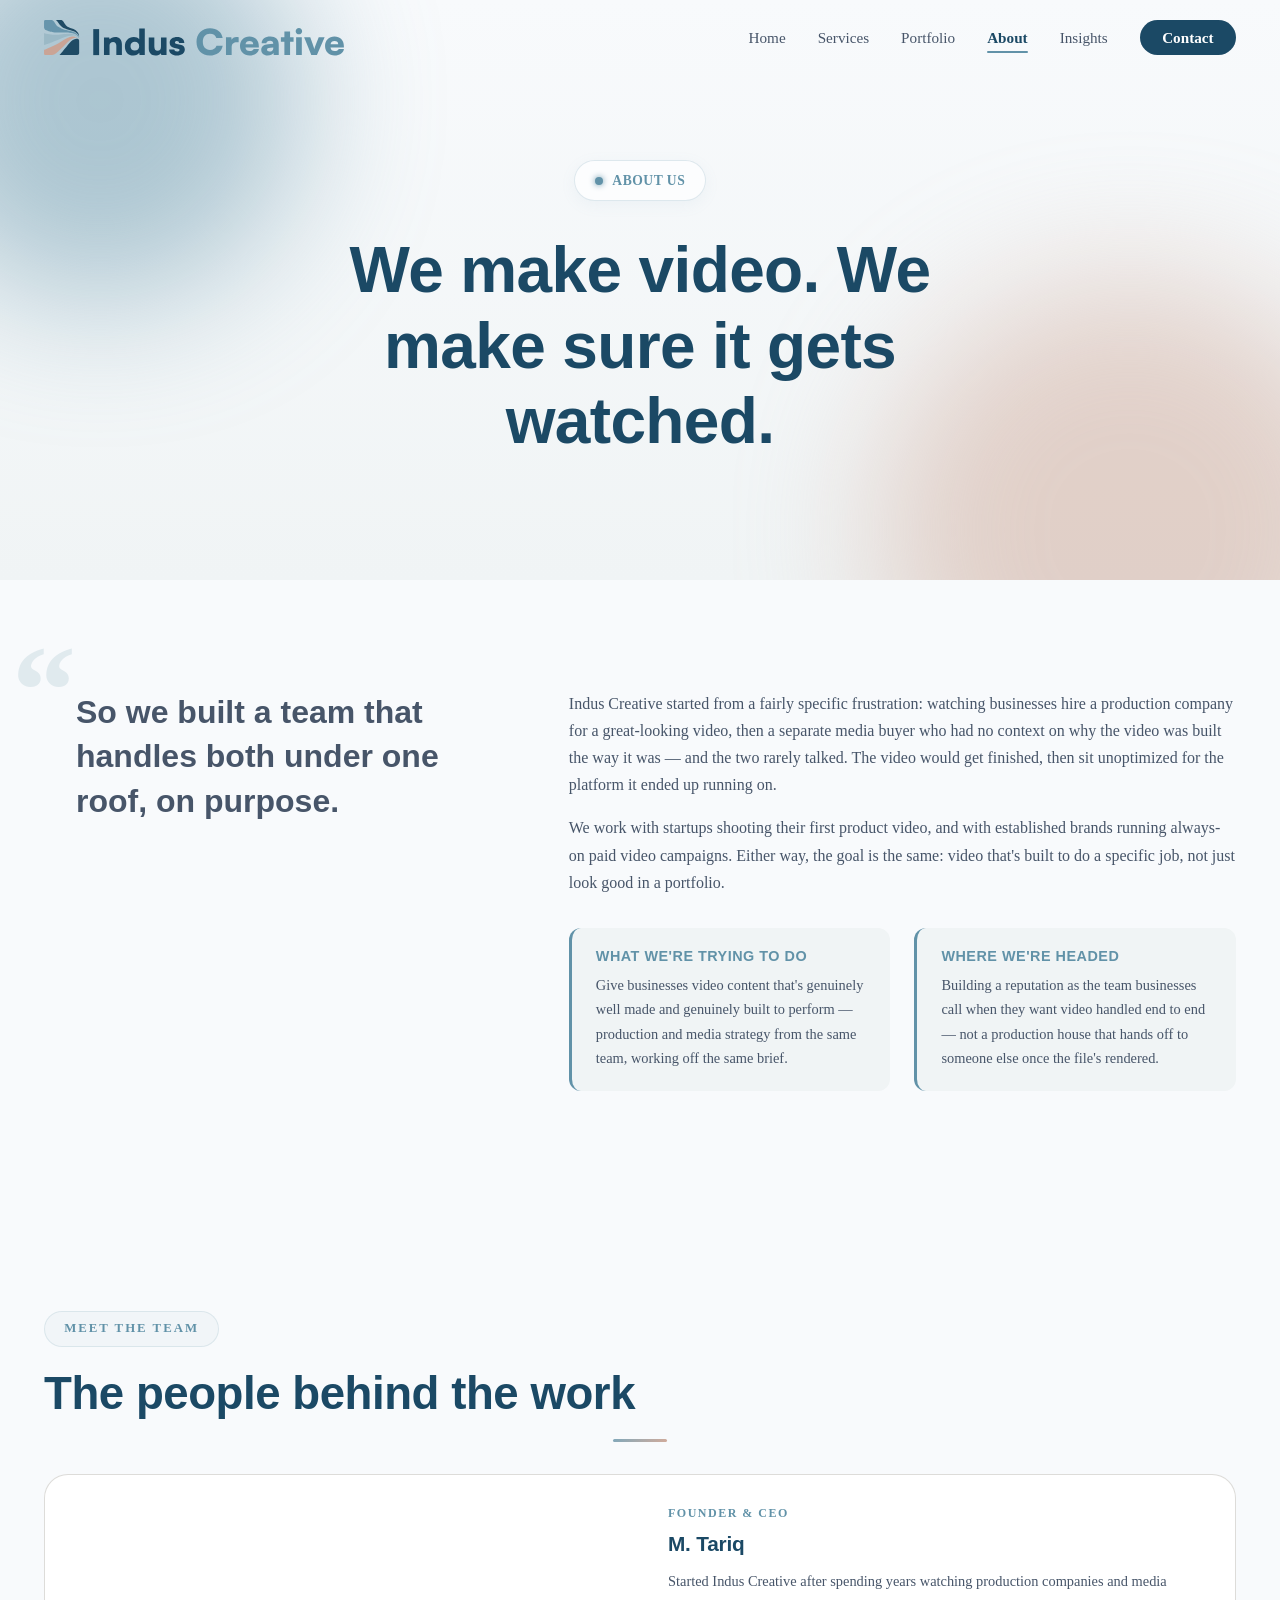
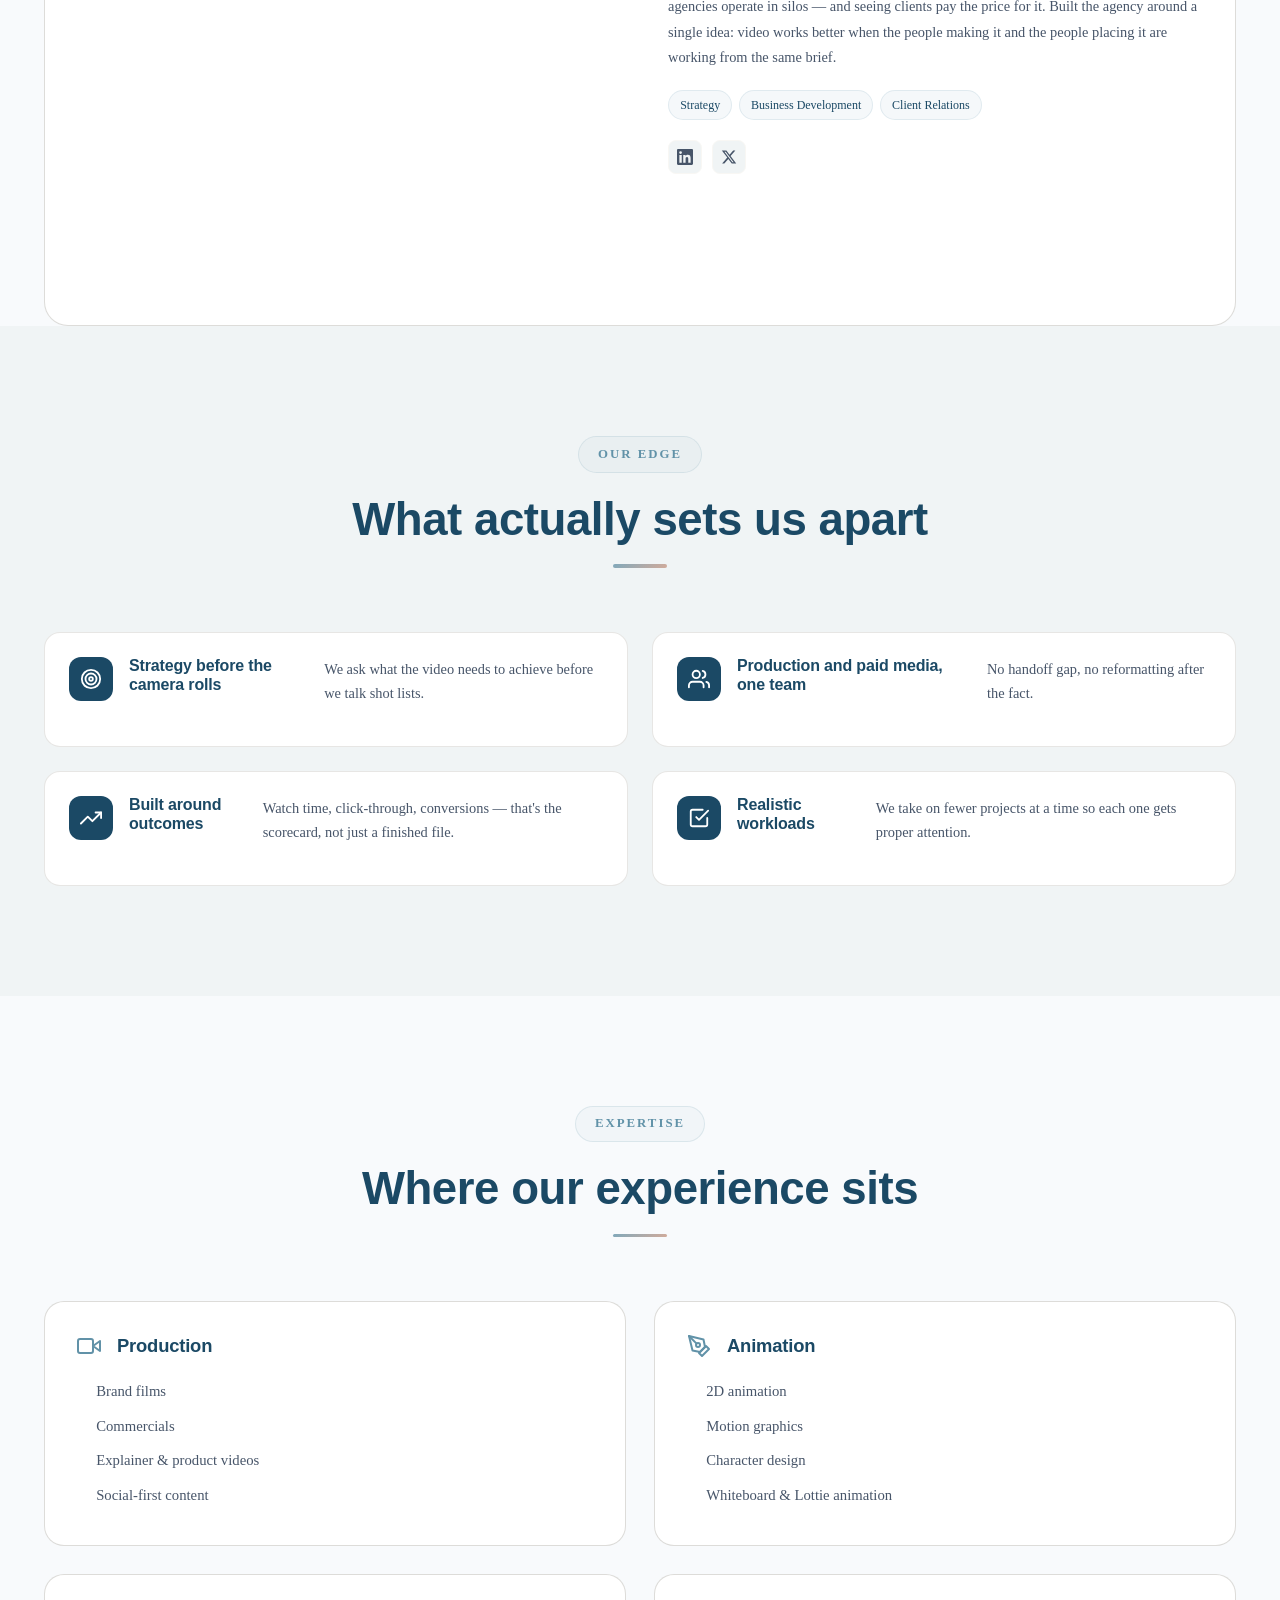
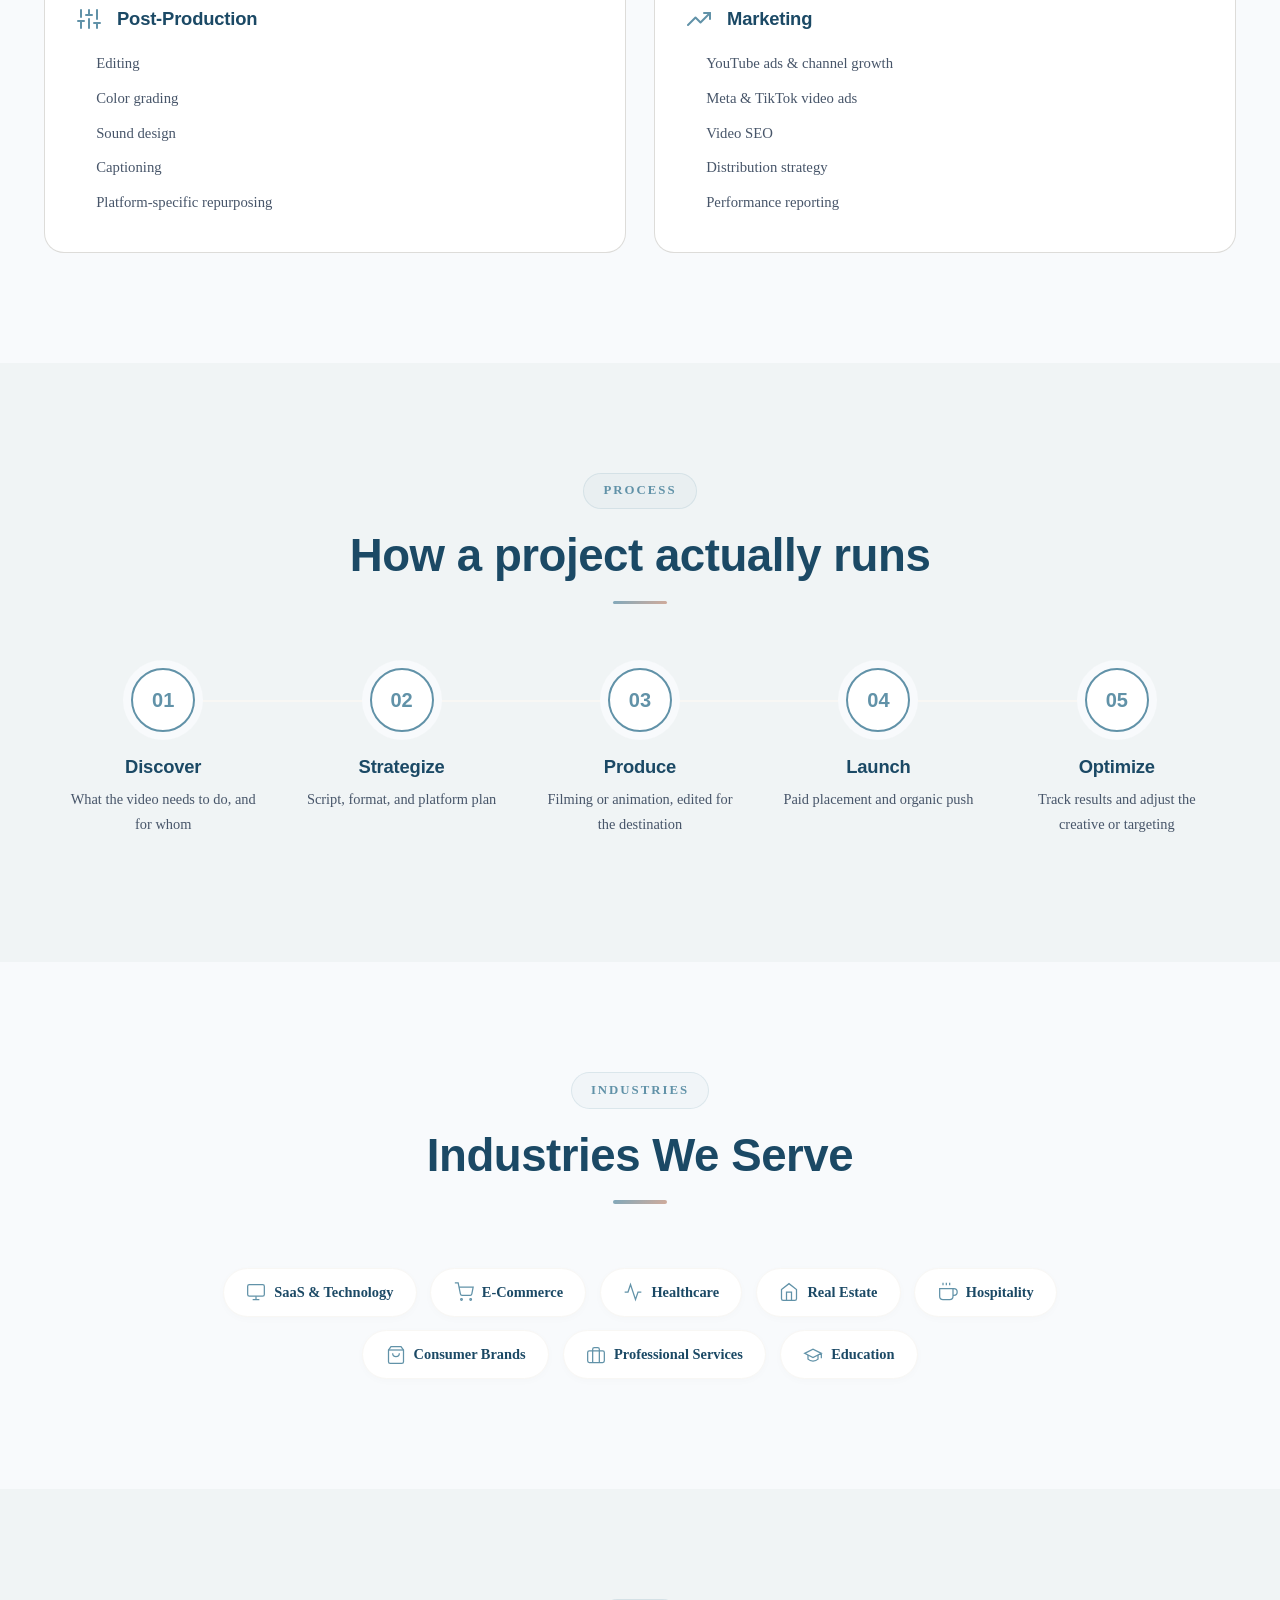
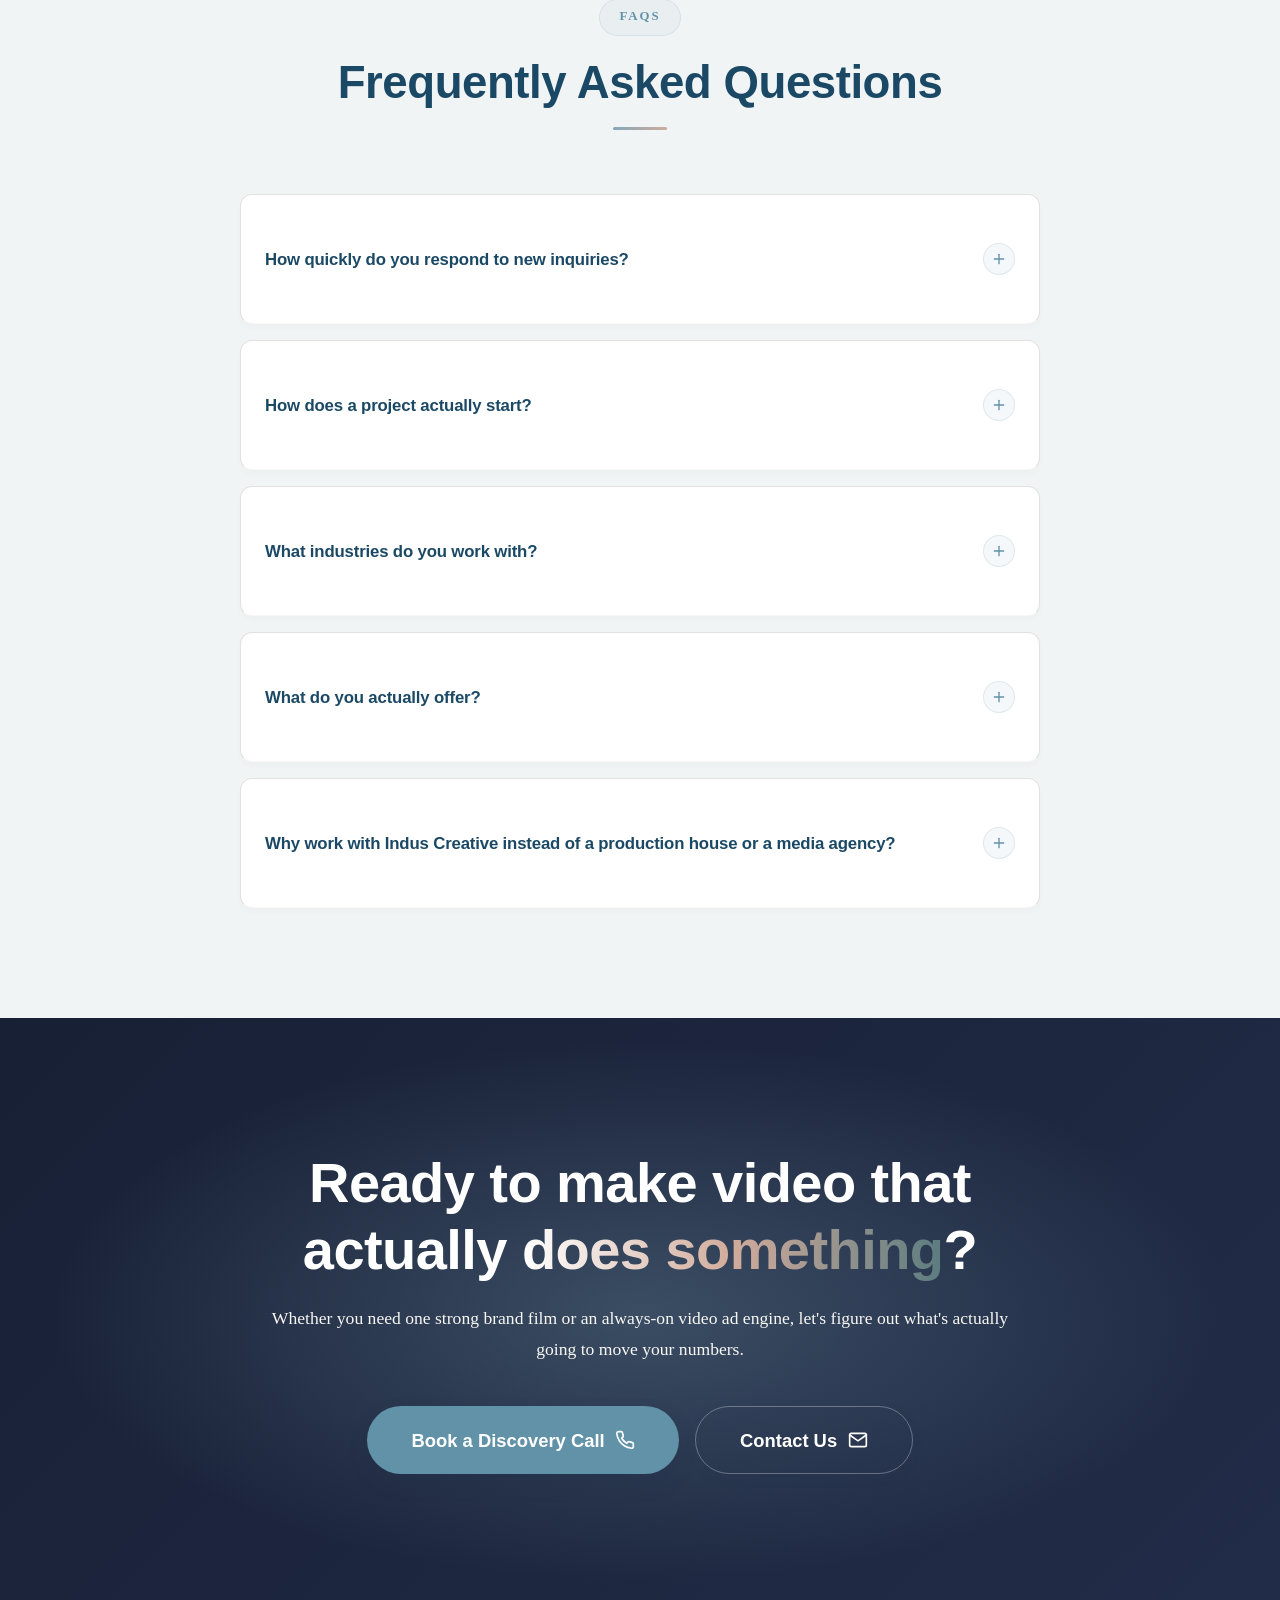
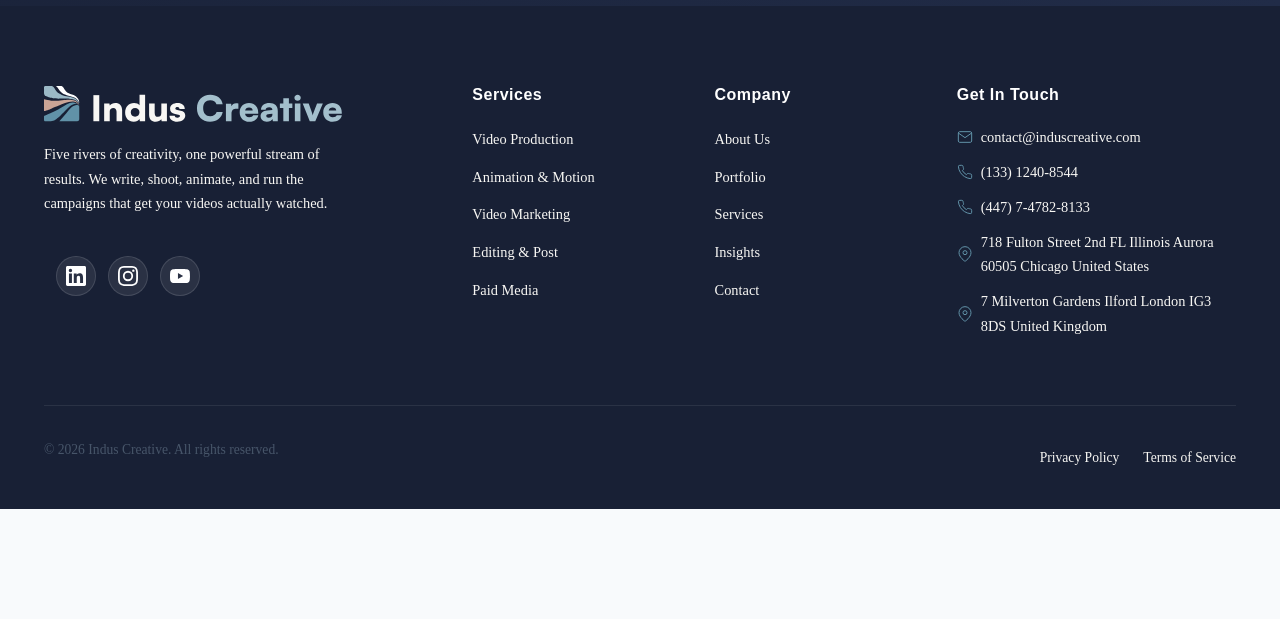
<file: aboutIndus.html>
<!DOCTYPE html>
<html lang="en">
<head>
    <meta charset="UTF-8">
    <meta name="viewport" content="width=device-width, initial-scale=1.0">
    <title>About Us | Indus Creative — Video Marketing Agency</title>
    <meta name="description" content="Indus Creative is a USA-based creative video marketing agency. Here's why we built it around video specifically, and how we actually work.">
    <meta name="robots" content="index, follow">
    <meta property="og:title" content="About Us | Indus Creative — Video Marketing Agency">
    <meta property="og:description" content="Indus Creative is a USA-based creative video marketing agency. Here's why we built it around video specifically, and how we actually work.">
    <meta property="og:type" content="website">
    <meta name="twitter:card" content="summary_large_image">
    <link rel="icon" type="image/svg+xml" href="data:image/svg+xml,%3Csvg id='Layer_2' data-name='Layer 2' xmlns='http://www.w3.org/2000/svg' viewBox='0 0 248 248'%3E%3Cg id='Layer_1-2' data-name='Layer 1'%3E%3Cg%3E%3Cpath d='M0,9.13C0,4.09,4.09,0,9.13,0h44.01s3.26,0,5.81,1.12c4.31,1.89,10.58,6.33,16.79,17.61,6.26,11.37,16.33,23.44,24.46,29.77,7.7,6,37.7,21,69.26,25.3,37.83,6.13,46.91,12.01,56.93,20.25,13.7,11.25,19.37,25.92,21.6,37.39,0,0-9.47-20.86-22.38-28.98s-35.02-11.84-48.03-13.11c-13.01-1.27-65.76-.55-65.76-.55,0,0-25.23,1.12-47.36-2.35-6.67-1.05-20.48-3.49-31.46-7.19-10.87-3.66-14.67-5.46-19.96-8.4-1.87-1.04-12.67-6.46-13.04-18.59V9.13Z' fill='%236795ac'/%3E%3Cpath d='M0,93.11s45.81,11.74,74.77,11.48,82.7-7.83,92.87-7.83,32.35-1.04,53.22,7.83c13.77,5.86,26.44,28.03,27.15,30.9,0,0-17.82-28.03-44.82-26.86s-36.39,4.24-55.17,11.41c-18.78,7.17-96.59,39.46-96.59,39.46,0,0-32.66,13.83-51.42,17.22v-83.61Z' fill='%239bb9c6'/%3E%3Cpath d='M0,210.76s81.29-32.35,113.9-54c32.61-21.65,64.96-38.35,85.04-40.7,20.09-2.35,37.6,8.66,49.06,22.16,0,0-14.36-13.62-28.71-12.48-14.35,1.14-33.52,13.79-44.87,24.23-11.35,10.43-60.78,62.35-75.91,74.09-15.13,11.74-23.73,23.93-50.87,23.93H9.34c-5.16,0-9.34-4.18-9.34-9.34v-27.9Z' fill='%23caa496'/%3E%3Cpath d='M107.9,248h125.84c7.87,0,14.26-6.38,14.26-14.26v-81.68s0-5.39-.33-7.39c-.28-1.7-.73-3.46-1.52-4.84-3.1-4.99-8.58-7.05-17.74-6.55-17.22.78-34.7,14.35-46.7,28.17s-36.52,44.87-50.61,60.26c-14.09,15.39-23.22,26.28-23.22,26.28Z' fill='%231f4b65'/%3E%3Cpath d='M82.87,0h38.85s2.69,0,4.73.97c2.9,1.37,6.88,4.49,11.18,11.53,8.61,14.09,14.35,23.74,21.65,29.48,7.3,5.74,20.74,12.78,37.57,18.52,16.83,5.74,26.22,10.57,36.78,21.65,9.36,9.82,14.36,21.27,14.36,37.3,0,0-3.18-9.92-10.91-19.7-2.87-3.64-8.57-9.54-12.43-12.1-8.89-5.9-7.51-5.06-11.91-6.96-4.98-2.15-11.94-4.16-16.28-5.33-4.58-1.23-13.93-3.01-24.39-6.26-8.21-2.55-17.35-5.5-23.74-8.61-7.45-3.63-24.26-10-37.7-27.5C97.2,15.5,94.09,7.94,82.87,0Z' fill='%231f4b65'/%3E%3C/g%3E%3C/g%3E%3C/svg%3E">    <link rel="preconnect" href="https://fonts.googleapis.com">
    <link rel="preconnect" href="https://fonts.gstatic.com" crossorigin>
    <link href='https://fonts.googleapis.com/css?family=Syne' rel='stylesheet'>
    <link href="https://fonts.googleapis.com/css2?family=Inter:wght@300;400;500;600;700&family=Outfit:wght@400;500;600;700;800;900&display=swap" rel="stylesheet">
    <link rel="stylesheet" href="style.css">
</head>
<body>

    <!-- ═══════════════════════════════════════════ NAVBAR ═══════════════════════════════════════════ -->
    <nav class="navbar" id="navbar">
        <div class="nav-container">
                    <div class="logo-container">
            <a href="https://induscreative.com" class="nav-logo" id="nav-logo">
<?xml version="1.0" encoding="UTF-8"?>
<svg id="Layer_2" data-name="Layer 2" xmlns="http://www.w3.org/2000/svg" viewBox="0 0 1254.74 148.85" style=" width: 100%"; >
  <g id="Layer_1-2" data-name="Layer 1">
    <g>
      <g>
        <path d="M230.35,146.9h-24.48V38.12h24.48v108.78Z" fill="#1b4965"/>
        <path d="M250.75,146.9v-73.5h21.91l1.51,7.64c4.68-6.32,13.3-10,23.12-10,17.98,0,28.41,11.17,28.41,30.43v45.42h-23.27v-39.98c0-9.26-5.29-15.29-13.3-15.29-9.22,0-15.11,5.88-15.11,14.99v40.28h-23.27Z" fill="#1b4965"/>
        <path d="M338.24,110.59c0-23.37,14.36-39.54,37.32-39.54,9.37,0,18.28,3.67,22.67,9.11v-44.1h23.27v110.84h-21.91l-1.21-9.41c-4.08,6.76-13.45,11.32-24.33,11.32-21.76,0-35.81-14.99-35.81-38.22ZM398.08,109.71c0-11.03-7.56-18.38-18.44-18.38s-17.98,7.5-17.98,18.38,6.95,18.38,17.98,18.38,18.44-7.35,18.44-18.38Z" fill="#1b4965"/>
        <path d="M512.47,73.4v73.5h-21.91l-1.51-8.23c-4.68,6.03-14.05,10.14-23.12,10.14-17.23,0-27.8-11.17-27.8-29.25v-46.16h23.27v37.93c0,12.05,4.23,17.35,13.75,17.35s14.05-5,14.05-17.05v-38.22h23.27Z" fill="#1b4965"/>
        <path d="M545.11,123.67c.3,5.15,4.23,8.23,11.33,8.23s10.58-2.5,10.58-6.32c0-2.21-1.21-4.56-6.8-5.73l-13.9-2.94c-13.9-2.94-20.7-8.82-20.7-21.76,0-15.29,13.45-24.11,31.58-24.11s29.77,10,29.77,24.84h-22.06c0-5-3.17-8.38-8.76-8.38-5.29,0-8.61,2.65-8.61,6.62,0,3.38,2.87,5.29,8.16,6.47l14.05,2.94c12.39,2.65,19.19,8.23,19.19,19.99,0,15.73-13.75,25.28-33.39,25.28s-32.49-10.29-32.49-25.14h22.06Z" fill="#1b4965"/>
        <path d="M637.86,91.51c0-34.67,22.68-57.49,56.78-57.49,28.54,0,49.07,15.91,52.62,40.83h-26.38c-3.39-11.11-13.12-17.41-26.85-17.41-18.52,0-29.78,12.76-29.78,33.92s11.42,33.92,29.78,33.92c14.04,0,24.38-6.75,27.46-17.71h25.92c-4.01,24.77-25.3,41.13-53.85,41.13-34.25,0-55.7-22.06-55.7-57.19Z" fill="#6192a8"/>
        <path d="M814.22,93.61h-7.56c-13.58,0-21.76,5.85-21.76,20.71v32.57h-23.76v-74.9h22.37l1.23,11.11c3.24-7.35,10.03-12.31,20.37-12.31,2.78,0,5.86.3,9.1,1.05v21.76Z" fill="#6192a8"/>
        <path d="M819.77,109.22c0-23.42,16.2-39.78,39.5-39.78s39.35,15.46,39.35,39.93v5.85l-56.01.3c1.39,9.91,7.1,14.56,17.59,14.56,8.95,0,15.28-3.15,16.97-8.56h21.76c-2.78,16.66-18.05,27.32-39.19,27.32-23.3,0-39.96-16.51-39.96-39.63ZM842.92,101.27h32.09c0-7.96-6.02-13.06-15.58-13.06s-14.66,4.05-16.51,13.06Z" fill="#6192a8"/>
        <path d="M908.65,124.83c0-13.81,10.03-22.37,28.54-23.72l21.6-1.65v-1.2c0-7.35-4.63-11.26-13.12-11.26-10.03,0-15.43,3.75-15.43,10.51h-19.75c0-16.96,14.35-28.07,36.41-28.07s35.03,12.16,35.03,33.62v43.83h-20.98l-1.54-9.91c-2.47,6.9-12.65,11.86-24.22,11.86-16.36,0-26.54-9.31-26.54-24.02ZM958.95,118.83v-4.05l-12.04,1.05c-10.34.9-14.04,3.15-14.04,7.96,0,5.4,3.39,7.96,10.65,7.96,9.1,0,15.43-4.35,15.43-12.91Z" fill="#6192a8"/>
        <path d="M1005.55,146.9v-55.84h-14.66v-19.21h14.66v-23.27h23.76v23.27h14.66v19.21h-14.66v55.84h-23.76Z" fill="#6192a8"/>
        <path d="M1052.76,46.93c0-7.36,6.02-13.06,13.58-13.06s13.42,5.7,13.42,13.06-6.02,13.21-13.42,13.21-13.58-5.85-13.58-13.21ZM1054.62,71.85h23.76v75.05h-23.76v-75.05Z" fill="#6192a8"/>
        <path d="M1088.1,71.85h25.61l9.41,26.27c3.86,10.96,6.94,20.41,7.56,23.87.93-4.35,4.32-14.11,8.18-23.87l10.34-26.27h24.69l-32.25,75.05h-23.45l-30.09-75.05Z" fill="#6192a8"/>
        <path d="M1175.58,109.22c0-23.42,16.2-39.78,39.5-39.78s39.35,15.46,39.35,39.93v5.85l-56.01.3c1.39,9.91,7.1,14.56,17.59,14.56,8.95,0,15.28-3.15,16.97-8.56h21.76c-2.78,16.66-18.05,27.32-39.19,27.32-23.3,0-39.96-16.51-39.96-39.63ZM1198.73,101.27h32.09c0-7.96-6.02-13.06-15.58-13.06s-14.66,4.05-16.51,13.06Z" fill="#6192a8"/>
      </g>
      <g>
        <path d="M0,5.41C0,2.42,2.42,0,5.41,0h26.07s1.93,0,3.44.66c2.55,1.12,6.27,3.75,9.94,10.43,3.71,6.74,9.67,13.88,14.49,17.63,4.56,3.55,22.33,12.44,41.02,14.99,22.41,3.63,27.78,7.12,33.72,11.99,8.11,6.66,11.47,15.36,12.8,22.15,0,0-5.61-12.35-13.26-17.16-7.65-4.81-20.74-7.01-28.45-7.76s-38.95-.33-38.95-.33c0,0-14.95.66-28.05-1.39-3.95-.62-12.13-2.07-18.64-4.26-6.44-2.17-8.69-3.23-11.82-4.98-1.11-.62-7.51-3.82-7.72-11.01V5.41Z" fill="#6795ac"/>
        <path d="M0,55.15s27.13,6.95,44.29,6.8c17.15-.15,48.98-4.64,55.01-4.64s19.16-.62,31.52,4.64c8.16,3.47,15.66,16.6,16.08,18.3,0,0-10.56-16.6-26.55-15.91-15.99.7-21.56,2.51-32.68,6.76-11.13,4.25-57.21,23.37-57.21,23.37,0,0-19.35,8.19-30.46,10.2v-49.52Z" fill="#9bb9c6"/>
        <path d="M0,124.84s48.15-19.16,67.46-31.99c19.31-12.83,38.48-22.71,50.37-24.1,11.9-1.39,22.27,5.13,29.06,13.13,0,0-8.51-8.07-17.01-7.39-8.5.68-19.86,8.17-26.58,14.35-6.72,6.18-36,36.93-44.97,43.88-8.96,6.95-14.05,14.18-30.13,14.18H5.53c-3.06,0-5.53-2.48-5.53-5.53v-16.53Z" fill="#caa496"/>
        <path d="M63.91,146.9h74.54c4.66,0,8.45-3.78,8.45-8.45v-48.38s0-3.19-.19-4.37c-.16-1.01-.44-2.05-.9-2.87-1.83-2.96-5.08-4.18-10.51-3.88-10.2.46-20.55,8.5-27.66,16.69-7.11,8.19-21.63,26.58-29.98,35.69-8.34,9.12-13.75,15.57-13.75,15.57Z" fill="#1f4b65"/>
        <path d="M49.09,0h23.01s1.59,0,2.8.57c1.72.81,4.08,2.66,6.63,6.83,5.1,8.34,8.5,14.06,12.83,17.46,4.33,3.4,12.28,7.57,22.25,10.97,9.97,3.4,15.53,6.26,21.79,12.83,5.54,5.82,8.51,12.6,8.51,22.1,0,0-1.88-5.88-6.46-11.67-1.7-2.15-5.08-5.65-7.37-7.17-5.27-3.49-4.45-3-7.06-4.12-2.95-1.27-7.07-2.47-9.64-3.16-2.72-.73-8.25-1.78-14.45-3.71-4.86-1.51-10.28-3.26-14.06-5.1-4.41-2.15-14.37-5.92-22.33-16.29-7.96-10.37-9.8-14.84-16.45-19.55Z" fill="#1f4b65"/>
      </g>
    </g>
  </g>
</svg>
</div>
            <ul class="nav-links" id="nav-links">
                <li><a href="./" class="nav-link">Home</a></li>
                <li><a href="./Services" class="nav-link">Services</a></li>
                <li><a href="./Portfolio" class="nav-link">Portfolio</a></li>
                <li><a href="./aboutIndus" class="nav-link active">About</a></li>
                <li><a href="./insights" class="nav-link">Insights</a></li>
                <li><a href="./Contact" class="nav-link nav-link-cta">Contact</a></li>
            </ul>
            <button class="hamburger" id="hamburger" aria-label="Toggle navigation menu">
                <span></span>
                <span></span>
                <span></span>
            </button>
        </div>
    </nav>

 <!-- ═══════════════════════════════════════════ PAGE HERO ═══════════════════════════════════════════ -->
    <section class="page-hero">
        <div class="page-hero-orb"></div>
        <div class="page-hero-orb"></div>
        <div class="container animate-on-scroll fade-in-up">
            <div class="hero-badge">
                <span class="badge-dot"></span>
                About Us
            </div>
            <h1 class="hero-title">
                We make video. We make sure it gets watched.
            </h1>
        </div>
    </section>

    <!-- ═══════════════════════════════════════════ ORIGIN STORY ═══════════════════════════════════════════ -->
    <section class="content-section animate-on-scroll fade-in-up">
        <div class="container">
            <div class="about-story-grid">
                <div class="about-pull-quote">
                    <span class="pull-quote-mark">&ldquo;</span>
                    <p>So we built a team that handles both under one roof, on purpose.</p>
                </div>
                <div class="about-story">
                    <p>Indus Creative started from a fairly specific frustration: watching businesses hire a production company for a great-looking video, then a separate media buyer who had no context on why the video was built the way it was — and the two rarely talked. The video would get finished, then sit unoptimized for the platform it ended up running on.</p>
                    <p>We work with startups shooting their first product video, and with established brands running always-on paid video campaigns. Either way, the goal is the same: video that's built to do a specific job, not just look good in a portfolio.</p>
                    <div class="about-goals">
                        <div class="about-goal-item">
                            <h4>What we're trying to do</h4>
                            <p>Give businesses video content that's genuinely well made and genuinely built to perform — production and media strategy from the same team, working off the same brief.</p>
                        </div>
                        <div class="about-goal-item">
                            <h4>Where we're headed</h4>
                            <p>Building a reputation as the team businesses call when they want video handled end to end — not a production house that hands off to someone else once the file's rendered.</p>
                        </div>
                    </div>
                </div>
            </div>
        </div>
    </section>
<!-- ═══════════════════════════════════════════ TEAM SECTION ═══════════════════════════════════════════ -->
    <section class="content-section">
        <div class="container animate-on-scroll fade-in-up">
            <div class="section-tag">Meet the Team</div>
            <h2 class="section-title">The people behind the work</h2>
            
            <div class="team-grid">
                <!-- CEO / FOUNDER -->
                <div class="team-card team-card--featured animate-on-scroll fade-in-up">
                    <div class="team-card-photo" style=" background-position: center; background-image: url('https://ofucou4rqmvpjzqa.private.blob.vercel-storage.com/WhatsApp%20Image%202026-09-04%20at%2010.45.44%20PM.jpeg?vercel-blob-delegation=[base64].uCoLsIQ8GIS_MN1jnnEA7TXO1-Gqt-Xs_-laHngXSjg&vercel-blob-signature=zXkqJhb9KuSPkevtj3jo1RNy-muFh-GTAVNExYn-qNM'); background-size: cover;">
                    </div>
                    <div class="team-card-body">
                        <div class="team-card-role">Founder & CEO</div>
                        <h3 class="team-card-name">M. Tariq</h3>
                        <p class="team-card-bio">Started Indus Creative after spending years watching production companies and media agencies operate in silos — and seeing clients pay the price for it. Built the agency around a single idea: video works better when the people making it and the people placing it are working from the same brief.</p>
                        <div class="team-card-tags">
                            <span class="team-card-tag">Strategy</span>
                            <span class="team-card-tag">Business Development</span>
                            <span class="team-card-tag">Client Relations</span>
                        </div>
                        <div class="team-card-socials">
                            <a href="#" class="team-social-link" aria-label="LinkedIn">
                                <svg width="16" height="16" viewBox="0 0 24 24" fill="currentColor"><path d="M20.447 20.452h-3.554v-5.569c0-1.328-.027-3.037-1.852-3.037-1.853 0-2.136 1.445-2.136 2.939v5.667H9.351V9h3.414v1.561h.046c.477-.9 1.637-1.85 3.37-1.85 3.601 0 4.267 2.37 4.267 5.455v6.286zM5.337 7.433a2.062 2.062 0 0 1-2.063-2.065 2.064 2.064 0 1 1 2.063 2.065zm1.782 13.019H3.555V9h3.564v11.452zM22.225 0H1.771C.792 0 0 .774 0 1.729v20.542C0 23.227.792 24 1.771 24h20.451C23.2 24 24 23.227 24 22.271V1.729C24 .774 23.2 0 22.222 0h.003z"/></svg>
                            </a>
                            <a href="#" class="team-social-link" aria-label="Twitter">
                                <svg width="16" height="16" viewBox="0 0 24 24" fill="currentColor"><path d="M18.244 2.25h3.308l-7.227 8.26 8.502 11.24H16.17l-5.214-6.817L4.99 21.75H1.68l7.73-8.835L1.254 2.25H8.08l4.713 6.231zm-1.161 17.52h1.833L7.084 4.126H5.117z"/></svg>
                            </a>
                        </div>
                    </div>
                </div>
            </div>
        </div>
    <!-- ═══════════════════════════════════════════ WHAT SETS US APART ═══════════════════════════════════════════ -->
    <section class="content-section content-section--alt animate-on-scroll fade-in-up">
        <div class="container">
            <div class="section-header">
                <span class="section-tag">Our Edge</span>
                <h2 class="section-title">What actually sets us apart</h2>
            </div>
            <div class="diff-grid">
                <div class="diff-item">
                    <div class="diff-icon">
                        <svg width="22" height="22" viewBox="0 0 24 24" fill="none" stroke="#fff" stroke-width="2" stroke-linecap="round" stroke-linejoin="round">
                            <circle cx="12" cy="12" r="10"/><circle cx="12" cy="12" r="6"/><circle cx="12" cy="12" r="2"/>
                        </svg>
                    </div>
                    <h3 class="diff-title">Strategy before the camera rolls</h3>
                    <p class="diff-desc">We ask what the video needs to achieve before we talk shot lists.</p>
                </div>
                <div class="diff-item">
                    <div class="diff-icon">
                        <svg width="22" height="22" viewBox="0 0 24 24" fill="none" stroke="#fff" stroke-width="2" stroke-linecap="round" stroke-linejoin="round">
                            <path d="M17 21v-2a4 4 0 0 0-4-4H5a4 4 0 0 0-4 4v2"/><circle cx="9" cy="7" r="4"/><path d="M23 21v-2a4 4 0 0 0-3-3.87"/><path d="M16 3.13a4 4 0 0 1 0 7.75"/>
                        </svg>
                    </div>
                    <h3 class="diff-title">Production and paid media, one team</h3>
                    <p class="diff-desc">No handoff gap, no reformatting after the fact.</p>
                </div>
                <div class="diff-item">
                    <div class="diff-icon">
                        <svg width="22" height="22" viewBox="0 0 24 24" fill="none" stroke="#fff" stroke-width="2" stroke-linecap="round" stroke-linejoin="round">
                            <polyline points="23 6 13.5 15.5 8.5 10.5 1 18"/><polyline points="17 6 23 6 23 12"/>
                        </svg>
                    </div>
                    <h3 class="diff-title">Built around outcomes</h3>
                    <p class="diff-desc">Watch time, click-through, conversions — that's the scorecard, not just a finished file.</p>
                </div>
                <div class="diff-item">
                    <div class="diff-icon">
                        <svg width="22" height="22" viewBox="0 0 24 24" fill="none" stroke="#fff" stroke-width="2" stroke-linecap="round" stroke-linejoin="round">
                            <polyline points="9 11 12 14 22 4"/><path d="M21 12v7a2 2 0 0 1-2 2H5a2 2 0 0 1-2-2V5a2 2 0 0 1 2-2h11"/>
                        </svg>
                    </div>
                    <h3 class="diff-title">Realistic workloads</h3>
                    <p class="diff-desc">We take on fewer projects at a time so each one gets proper attention.</p>
                </div>
            </div>
        </div>
    </section>

    <!-- ═══════════════════════════════════════════ EXPERIENCE AREAS ═══════════════════════════════════════════ -->
    <section class="content-section animate-on-scroll fade-in-up">
        <div class="container">
            <div class="section-header">
                <span class="section-tag">Expertise</span>
                <h2 class="section-title">Where our experience sits</h2>
            </div>
            <div class="experience-grid">
                <div class="experience-card">
                    <h3 class="experience-card-title">
                        <svg width="24" height="24" viewBox="0 0 24 24" fill="none" stroke="currentColor" stroke-width="2" stroke-linecap="round" stroke-linejoin="round" style="color: var(--c-teal); margin-right: 0.5rem;"><path d="M23 7l-7 5 7 5V7z"/><rect x="1" y="5" width="15" height="14" rx="2" ry="2"/></svg>
                        Production
                    </h3>
                    <ul class="experience-card-list">
                        <li>Brand films</li>
                        <li>Commercials</li>
                        <li>Explainer & product videos</li>
                        <li>Social-first content</li>
                    </ul>
                </div>
                <div class="experience-card">
                    <h3 class="experience-card-title">
                        <svg width="24" height="24" viewBox="0 0 24 24" fill="none" stroke="currentColor" stroke-width="2" stroke-linecap="round" stroke-linejoin="round" style="color: var(--c-teal); margin-right: 0.5rem;"><path d="M12 19l7-7 3 3-7 7-3-3z"/><path d="M18 13l-1.5-7.5L2 2l3.5 14.5L13 18l5-5z"/><path d="M2 2l7.586 7.586"/><circle cx="11" cy="11" r="2"/></svg>
                        Animation
                    </h3>
                    <ul class="experience-card-list">
                        <li>2D animation</li>
                        <li>Motion graphics</li>
                        <li>Character design</li>
                        <li>Whiteboard & Lottie animation</li>
                    </ul>
                </div>
                <div class="experience-card">
                    <h3 class="experience-card-title">
                        <svg width="24" height="24" viewBox="0 0 24 24" fill="none" stroke="currentColor" stroke-width="2" stroke-linecap="round" stroke-linejoin="round" style="color: var(--c-teal); margin-right: 0.5rem;"><line x1="4" y1="21" x2="4" y2="14"/><line x1="4" y1="10" x2="4" y2="3"/><line x1="12" y1="21" x2="12" y2="12"/><line x1="12" y1="8" x2="12" y2="3"/><line x1="20" y1="21" x2="20" y2="16"/><line x1="20" y1="12" x2="20" y2="3"/><line x1="1" y1="14" x2="7" y2="14"/><line x1="9" y1="8" x2="15" y2="8"/><line x1="17" y1="16" x2="23" y2="16"/></svg>
                        Post-Production
                    </h3>
                    <ul class="experience-card-list">
                        <li>Editing</li>
                        <li>Color grading</li>
                        <li>Sound design</li>
                        <li>Captioning</li>
                        <li>Platform-specific repurposing</li>
                    </ul>
                </div>
                <div class="experience-card">
                    <h3 class="experience-card-title">
                        <svg width="24" height="24" viewBox="0 0 24 24" fill="none" stroke="currentColor" stroke-width="2" stroke-linecap="round" stroke-linejoin="round" style="color: var(--c-teal); margin-right: 0.5rem;"><polyline points="23 6 13.5 15.5 8.5 10.5 1 18"/><polyline points="17 6 23 6 23 12"/></svg>
                        Marketing
                    </h3>
                    <ul class="experience-card-list">
                        <li>YouTube ads & channel growth</li>
                        <li>Meta & TikTok video ads</li>
                        <li>Video SEO</li>
                        <li>Distribution strategy</li>
                        <li>Performance reporting</li>
                    </ul>
                </div>
            </div>
        </div>
    </section>

    <!-- ═══════════════════════════════════════════ PROCESS ═══════════════════════════════════════════ -->
    <section class="content-section content-section--alt animate-on-scroll fade-in-up">
        <div class="container">
            <div class="section-header">
                <span class="section-tag">Process</span>
                <h2 class="section-title">How a project actually runs</h2>
            </div>
            <div class="process-timeline process-timeline--5 stagger-children">
                <div class="process-step">
                    <div class="step-number-wrap">
                        <span class="step-number">01</span>
                        <div class="step-line"></div>
                    </div>
                    <div class="step-content">
                        <h3 class="step-title">Discover</h3>
                        <p class="step-desc">What the video needs to do, and for whom</p>
                    </div>
                </div>
                <div class="process-step">
                    <div class="step-number-wrap">
                        <span class="step-number">02</span>
                        <div class="step-line"></div>
                    </div>
                    <div class="step-content">
                        <h3 class="step-title">Strategize</h3>
                        <p class="step-desc">Script, format, and platform plan</p>
                    </div>
                </div>
                <div class="process-step">
                    <div class="step-number-wrap">
                        <span class="step-number">03</span>
                        <div class="step-line"></div>
                    </div>
                    <div class="step-content">
                        <h3 class="step-title">Produce</h3>
                        <p class="step-desc">Filming or animation, edited for the destination</p>
                    </div>
                </div>
                <div class="process-step">
                    <div class="step-number-wrap">
                        <span class="step-number">04</span>
                        <div class="step-line"></div>
                    </div>
                    <div class="step-content">
                        <h3 class="step-title">Launch</h3>
                        <p class="step-desc">Paid placement and organic push</p>
                    </div>
                </div>
                <div class="process-step">
                    <div class="step-number-wrap">
                        <span class="step-number">05</span>
                    </div>
                    <div class="step-content">
                        <h3 class="step-title">Optimize</h3>
                        <p class="step-desc">Track results and adjust the creative or targeting</p>
                    </div>
                </div>
            </div>
        </div>
    </section>

    <!-- ═══════════════════════════════════════════ INDUSTRIES ═══════════════════════════════════════════ -->
    <section class="content-section animate-on-scroll fade-in-up">
        <div class="container">
            <div class="section-header">
                <span class="section-tag">Industries</span>
                <h2 class="section-title">Industries We Serve</h2>
            </div>
            <div class="industries-grid">
                <div class="industry-tag">
                    <svg width="20" height="20" viewBox="0 0 24 24" fill="none" stroke="currentColor" stroke-width="1.5"><rect x="2" y="3" width="20" height="14" rx="2"/><path d="M8 21h8M12 17v4"/></svg>
                    SaaS & Technology
                </div>
                <div class="industry-tag">
                    <svg width="20" height="20" viewBox="0 0 24 24" fill="none" stroke="currentColor" stroke-width="1.5"><circle cx="9" cy="21" r="1"/><circle cx="20" cy="21" r="1"/><path d="M1 1h4l2.68 13.39a2 2 0 0 0 2 1.61h9.72a2 2 0 0 0 2-1.61L23 6H6"/></svg>
                    E-Commerce
                </div>
                <div class="industry-tag">
                    <svg width="20" height="20" viewBox="0 0 24 24" fill="none" stroke="currentColor" stroke-width="1.5"><path d="M22 12h-4l-3 9L9 3l-3 9H2"/></svg>
                    Healthcare
                </div>
                <div class="industry-tag">
                    <svg width="20" height="20" viewBox="0 0 24 24" fill="none" stroke="currentColor" stroke-width="1.5"><path d="M3 9l9-7 9 7v11a2 2 0 0 1-2 2H5a2 2 0 0 1-2-2z"/><path d="M9 22V12h6v10"/></svg>
                    Real Estate
                </div>
                <div class="industry-tag">
                    <svg width="20" height="20" viewBox="0 0 24 24" fill="none" stroke="currentColor" stroke-width="1.5"><path d="M18 8h1a4 4 0 0 1 0 8h-1"/><path d="M2 8h16v9a4 4 0 0 1-4 4H6a4 4 0 0 1-4-4V8z"/><path d="M6 1v3M10 1v3M14 1v3"/></svg>
                    Hospitality
                </div>
                <div class="industry-tag">
                    <svg width="20" height="20" viewBox="0 0 24 24" fill="none" stroke="currentColor" stroke-width="1.5"><path d="M6 2L3 6v14a2 2 0 0 0 2 2h14a2 2 0 0 0 2-2V6l-3-4z"/><path d="M3 6h18"/><path d="M16 10a4 4 0 0 1-8 0"/></svg>
                    Consumer Brands
                </div>
                <div class="industry-tag">
                    <svg width="20" height="20" viewBox="0 0 24 24" fill="none" stroke="currentColor" stroke-width="1.5"><rect x="2" y="7" width="20" height="14" rx="2"/><path d="M16 21V5a2 2 0 0 0-2-2h-4a2 2 0 0 0-2 2v16"/></svg>
                    Professional Services
                </div>
                <div class="industry-tag">
                    <svg width="20" height="20" viewBox="0 0 24 24" fill="none" stroke="currentColor" stroke-width="1.5"><path d="M22 10v6M2 10l10-5 10 5-10 5z"/><path d="M6 12v5c3 3 9 3 12 0v-5"/></svg>
                    Education
                </div>
            </div>
        </div>
    </section>

    <!-- ═══════════════════════════════════════════ FAQs ═══════════════════════════════════════════ -->
    <section class="content-section content-section--alt animate-on-scroll fade-in-up">
        <div class="container">
            <div class="section-header">
                <span class="section-tag">FAQs</span>
                <h2 class="section-title">Frequently Asked Questions</h2>
            </div>
            <div class="faq-list">
                <div class="faq-item">
                    <div class="faq-question">
                        <h4>How quickly do you respond to new inquiries?</h4>
                        <div class="faq-toggle">
                            <svg width="16" height="16" viewBox="0 0 24 24" fill="none" stroke="currentColor" stroke-width="2" stroke-linecap="round"><line x1="12" y1="5" x2="12" y2="19"/><line x1="5" y1="12" x2="19" y2="12"/></svg>
                        </div>
                    </div>
                    <div class="faq-answer"><div class="faq-answer-inner"><p>Within one business day, usually faster. We'll set up a discovery call once we understand what you need.</p></div></div>
                </div>
                <div class="faq-item">
                    <div class="faq-question">
                        <h4>How does a project actually start?</h4>
                        <div class="faq-toggle">
                            <svg width="16" height="16" viewBox="0 0 24 24" fill="none" stroke="currentColor" stroke-width="2" stroke-linecap="round"><line x1="12" y1="5" x2="12" y2="19"/><line x1="5" y1="12" x2="19" y2="12"/></svg>
                        </div>
                    </div>
                    <div class="faq-answer"><div class="faq-answer-inner"><p>A consultation to understand your goals, audience, and budget; then a script and platform plan before anything gets produced.</p></div></div>
                </div>
                <div class="faq-item">
                    <div class="faq-question">
                        <h4>What industries do you work with?</h4>
                        <div class="faq-toggle">
                            <svg width="16" height="16" viewBox="0 0 24 24" fill="none" stroke="currentColor" stroke-width="2" stroke-linecap="round"><line x1="12" y1="5" x2="12" y2="19"/><line x1="5" y1="12" x2="19" y2="12"/></svg>
                        </div>
                    </div>
                    <div class="faq-answer"><div class="faq-answer-inner"><p>Startups through established brands, across SaaS, e-commerce, healthcare, real estate, hospitality, consumer goods, and professional services.</p></div></div>
                </div>
                <div class="faq-item">
                    <div class="faq-question">
                        <h4>What do you actually offer?</h4>
                        <div class="faq-toggle">
                            <svg width="16" height="16" viewBox="0 0 24 24" fill="none" stroke="currentColor" stroke-width="2" stroke-linecap="round"><line x1="12" y1="5" x2="12" y2="19"/><line x1="5" y1="12" x2="19" y2="12"/></svg>
                        </div>
                    </div>
                    <div class="faq-answer"><div class="faq-answer-inner"><p>Video production, animation, editing, and the paid media and SEO work that gets that video seen; as one connected service, not separate vendors.</p></div></div>
                </div>
                <div class="faq-item">
                    <div class="faq-question">
                        <h4>Why work with Indus Creative instead of a production house or a media agency?</h4>
                        <div class="faq-toggle">
                            <svg width="16" height="16" viewBox="0 0 24 24" fill="none" stroke="currentColor" stroke-width="2" stroke-linecap="round"><line x1="12" y1="5" x2="12" y2="19"/><line x1="5" y1="12" x2="19" y2="12"/></svg>
                        </div>
                    </div>
                    <div class="faq-answer"><div class="faq-answer-inner"><p>A production house hands you a file and moves on. A media agency runs ads on creative they didn't build and don't fully understand. We do both, which means the video is built with its distribution in mind from day one.</p></div></div>
                </div>
            </div>
        </div>
    </section>

<!-- ═══════════════════════════════════════════ CTA SECTION ═══════════════════════════════════════════ -->
    <section class="cta-section" id="contact">
        <div class="cta-bg-pattern"></div>
        <div class="container">
            <div class="cta-content animate-on-scroll fade-in-up">
                <h2 class="cta-title">Ready to make video that actually <span class="gradient-text">does something</span>?</h2>
                <p class="cta-subtitle">Whether you need one strong brand film or an always-on video ad engine, let's figure out what's actually going to move your numbers.</p>
                <div class="cta-buttons">
                    <a href="#" class="btn btn-primary btn-large" id="cta-book-call">
                        <span>Book a Discovery Call</span>
                        <svg width="20" height="20" viewBox="0 0 24 24" fill="none" stroke="currentColor" stroke-width="2" stroke-linecap="round"><path d="M22 16.92v3a2 2 0 0 1-2.18 2 19.79 19.79 0 0 1-8.63-3.07 19.5 19.5 0 0 1-6-6 19.79 19.79 0 0 1-3.07-8.67A2 2 0 0 1 4.11 2h3a2 2 0 0 1 2 1.72 12.84 12.84 0 0 0 .7 2.81 2 2 0 0 1-.45 2.11L8.09 9.91a16 16 0 0 0 6 6l1.27-1.27a2 2 0 0 1 2.11-.45 12.84 12.84 0 0 0 2.81.7A2 2 0 0 1 22 16.92z"/></svg>
                    </a>
                    <a href=".../Contact" class="btn btn-secondary btn-large" id="cta-contact-us">
                        <span>Contact Us</span>
                        <svg width="20" height="20" viewBox="0 0 24 24" fill="none" stroke="currentColor" stroke-width="2" stroke-linecap="round"><path d="M4 4h16c1.1 0 2 .9 2 2v12c0 1.1-.9 2-2 2H4c-1.1 0-2-.9-2-2V6c0-1.1.9-2 2-2z"/><path d="M22 6l-10 7L2 6"/></svg>
                    </a>
                </div>
            </div>
        </div>
    </section>

    <!-- ═══════════════════════════════════════════ FOOTER ═══════════════════════════════════════════ -->
    <footer class="footer">
        <div class="container">
            <div class="footer-grid">
                <div class="footer-brand">
<div class="logo-container">
            <a href="https://induscreative.com" class="nav-logo">
<?xml version="1.0" encoding="UTF-8"?>
<svg id="Layer_2" data-name="Layer 2" xmlns="http://www.w3.org/2000/svg" viewBox="0 0 1241.88 148.81" style=" width: 80%">
  <g id="Layer_1-2" data-name="Layer 1">
    <g>
      <g>
        <path d="M230.35,146.9h-24.48V38.12h24.48v108.78Z" fill="#f8f7f4"/>
        <path d="M250.75,146.9v-73.5h21.91l1.51,7.64c4.68-6.32,13.3-10,23.12-10,17.98,0,28.41,11.17,28.41,30.43v45.42h-23.27v-39.98c0-9.26-5.29-15.29-13.3-15.29-9.22,0-15.11,5.88-15.11,14.99v40.28h-23.27Z" fill="#f8f7f4"/>
        <path d="M338.24,110.59c0-23.37,14.36-39.54,37.32-39.54,9.37,0,18.28,3.67,22.67,9.11v-44.1h23.27v110.84h-21.91l-1.21-9.41c-4.08,6.76-13.45,11.32-24.33,11.32-21.76,0-35.81-14.99-35.81-38.22ZM398.08,109.71c0-11.03-7.56-18.38-18.44-18.38s-17.98,7.5-17.98,18.38,6.95,18.38,17.98,18.38,18.44-7.35,18.44-18.38Z" fill="#f8f7f4"/>
        <path d="M512.47,73.4v73.5h-21.91l-1.51-8.23c-4.68,6.03-14.05,10.14-23.12,10.14-17.23,0-27.8-11.17-27.8-29.25v-46.16h23.27v37.93c0,12.05,4.23,17.35,13.75,17.35s14.05-5,14.05-17.05v-38.22h23.27Z" fill="#f8f7f4"/>
        <path d="M545.11,123.67c.3,5.15,4.23,8.23,11.33,8.23s10.58-2.5,10.58-6.32c0-2.21-1.21-4.56-6.8-5.73l-13.9-2.94c-13.9-2.94-20.7-8.82-20.7-21.76,0-15.29,13.45-24.11,31.58-24.11s29.77,10,29.77,24.84h-22.06c0-5-3.17-8.38-8.76-8.38-5.29,0-8.61,2.65-8.61,6.62,0,3.38,2.87,5.29,8.16,6.47l14.05,2.94c12.39,2.65,19.19,8.23,19.19,19.99,0,15.73-13.75,25.28-33.39,25.28s-32.49-10.29-32.49-25.14h22.06Z" fill="#f8f7f4"/>
        <path d="M637.74,92.65c0-33.96,22.21-56.3,55.61-56.3,27.96,0,48.05,15.58,51.53,39.99h-25.84c-3.33-10.88-12.84-17.05-26.29-17.05-18.13,0-29.16,12.5-29.16,33.22s11.18,33.22,29.16,33.22c13.75,0,23.88-6.62,26.9-17.35h25.39c-3.93,24.25-24.78,40.28-52.74,40.28-33.55,0-54.55-21.61-54.55-56.01Z" fill="#a3bfcc"/>
        <path d="M810.46,94.71h-7.4c-13.3,0-21.31,5.73-21.31,20.29v31.9h-23.27v-73.35h21.91l1.21,10.88c3.17-7.2,9.82-12.05,19.95-12.05,2.72,0,5.74.29,8.92,1.03v21.32Z" fill="#a3bfcc"/>
        <path d="M815.9,110c0-22.93,15.87-38.96,38.68-38.96s38.53,15.14,38.53,39.1v5.73l-54.85.29c1.36,9.7,6.95,14.26,17.23,14.26,8.76,0,14.96-3.09,16.62-8.38h21.31c-2.72,16.32-17.68,26.75-38.38,26.75-22.82,0-39.14-16.17-39.14-38.81ZM838.57,102.21h31.43c0-7.79-5.89-12.79-15.26-12.79s-14.36,3.97-16.17,12.79Z" fill="#a3bfcc"/>
        <path d="M902.94,125.29c0-13.52,9.82-21.9,27.96-23.23l21.16-1.62v-1.18c0-7.2-4.53-11.03-12.84-11.03-9.82,0-15.11,3.67-15.11,10.29h-19.34c0-16.61,14.05-27.49,35.66-27.49s34.3,11.91,34.3,32.93v42.92h-20.55l-1.51-9.7c-2.42,6.76-12.39,11.61-23.72,11.61-16.02,0-25.99-9.11-25.99-23.52ZM952.2,119.41v-3.97l-11.79,1.03c-10.12.88-13.75,3.09-13.75,7.79,0,5.29,3.33,7.79,10.43,7.79,8.92,0,15.11-4.26,15.11-12.64Z" fill="#a3bfcc"/>
        <path d="M997.84,146.9v-54.69h-14.36v-18.82h14.36v-22.79h23.27v22.79h14.36v18.82h-14.36v54.69h-23.27Z" fill="#a3bfcc"/>
        <path d="M1044.08,48.99c0-7.2,5.89-12.79,13.3-12.79s13.15,5.59,13.15,12.79-5.89,12.94-13.15,12.94-13.3-5.73-13.3-12.94ZM1045.89,73.4h23.27v73.5h-23.27v-73.5Z" fill="#a3bfcc"/>
        <path d="M1078.68,73.4h25.08l9.22,25.73c3.78,10.73,6.8,19.99,7.4,23.37.91-4.26,4.23-13.82,8.01-23.37l10.12-25.73h24.18l-31.58,73.5h-22.97l-29.47-73.5Z" fill="#a3bfcc"/>
        <path d="M1164.36,110c0-22.93,15.87-38.96,38.68-38.96s38.53,15.14,38.53,39.1v5.73l-54.85.29c1.36,9.7,6.95,14.26,17.23,14.26,8.76,0,14.96-3.09,16.62-8.38h21.31c-2.72,16.32-17.68,26.75-38.38,26.75-22.82,0-39.14-16.17-39.14-38.81ZM1187.03,102.21h31.43c0-7.79-5.89-12.79-15.26-12.79s-14.35,3.97-16.17,12.79Z" fill="#a3bfcc"/>
      </g>
      <path d="M0,5.41C0,2.42,2.42,0,5.41,0h26.07s1.93,0,3.44.66c2.55,1.12,6.27,3.75,9.94,10.43s9.67,13.88,14.49,17.63c4.56,3.55,22.33,12.44,41.02,14.99,22.41,3.63,27.78,7.12,33.72,11.99,8.11,6.66,11.47,15.36,12.8,22.15,0,0-5.61-12.35-13.26-17.16-7.65-4.81-20.74-7.01-28.45-7.76s-38.95-.33-38.95-.33c0,0-14.95.66-28.05-1.39-3.95-.62-12.13-2.07-18.64-4.26-6.44-2.17-8.69-3.23-11.82-4.98-1.11-.62-7.51-3.82-7.72-11.01V5.41Z" fill="#9bb9c6"/>
      <path d="M0,55.15s27.13,6.95,44.29,6.8c17.15-.15,48.98-4.64,55.01-4.64s19.16-.62,31.52,4.64c8.16,3.47,15.66,16.6,16.08,18.3,0,0-10.56-16.6-26.55-15.91-15.99.7-21.56,2.51-32.68,6.76-11.13,4.25-57.21,23.37-57.21,23.37,0,0-19.35,8.19-30.46,10.2v-49.52Z" fill="#caa496"/>
      <path d="M0,124.84s48.15-19.16,67.46-31.99c19.31-12.83,38.48-22.71,50.37-24.1,11.9-1.39,22.27,5.13,29.06,13.13,0,0-8.51-8.07-17.01-7.39-8.5.68-19.86,8.17-26.58,14.35-6.72,6.18-36,36.93-44.97,43.88-8.96,6.95-14.05,14.18-30.13,14.18H5.53c-3.06,0-5.53-2.48-5.53-5.53v-16.53Z" fill="#6192a8"/>
      <path d="M63.91,146.9h74.54c4.66,0,8.45-3.78,8.45-8.45v-48.38s0-3.19-.19-4.37c-.16-1.01-.44-2.05-.9-2.87-1.83-2.96-5.08-4.18-10.51-3.88-10.2.46-20.55,8.5-27.66,16.69-7.11,8.19-21.63,26.58-29.98,35.69-8.34,9.12-13.75,15.57-13.75,15.57Z" fill="#6192a8"/>
      <path d="M49.09,0h23.01s1.59,0,2.8.57c1.72.81,4.08,2.66,6.63,6.83,5.1,8.34,8.5,14.06,12.83,17.46,4.33,3.4,12.28,7.57,22.25,10.97,9.97,3.4,15.53,6.26,21.79,12.83,5.54,5.82,8.51,12.6,8.51,22.1,0,0-1.88-5.88-6.46-11.67-1.7-2.15-5.08-5.65-7.37-7.17-5.27-3.49-4.45-3-7.06-4.12-2.95-1.27-7.07-2.47-9.64-3.16-2.72-.73-8.25-1.78-14.45-3.71-4.86-1.51-10.28-3.26-14.06-5.1-4.41-2.15-14.37-5.92-22.33-16.29-7.96-10.37-9.8-14.84-16.45-19.55Z" fill="#fff"/>
    </g>
  </g>
</svg>
</div>
                    <p class="footer-desc">Five rivers of creativity, one powerful stream of results. We write, shoot, animate, and run the campaigns that get your videos actually watched.</p>
                    <div class="footer-socials">
                        <a href="https://www.linkedin.com/company/induscreative" class="social-link" aria-label="LinkedIn">
                            <svg width="20" height="20" viewBox="0 0 24 24" fill="currentColor"><path d="M20.447 20.452h-3.554v-5.569c0-1.328-.027-3.037-1.852-3.037-1.853 0-2.136 1.445-2.136 2.939v5.667H9.351V9h3.414v1.561h.046c.477-.9 1.637-1.85 3.37-1.85 3.601 0 4.267 2.37 4.267 5.455v6.286zM5.337 7.433a2.062 2.062 0 0 1-2.063-2.065 2.064 2.064 0 1 1 2.063 2.065zm1.782 13.019H3.555V9h3.564v11.452zM22.225 0H1.771C.792 0 0 .774 0 1.729v20.542C0 23.227.792 24 1.771 24h20.451C23.2 24 24 23.227 24 22.271V1.729C24 .774 23.2 0 22.222 0h.003z"/></svg>
                        </a>
                        <a href="https://www.instagram.com/induscreativellc" class="social-link" aria-label="Instagram">
                            <svg width="20" height="20" viewBox="0 0 24 24" fill="currentColor"><path d="M12 2.163c3.204 0 3.584.012 4.85.07 3.252.148 4.771 1.691 4.919 4.919.058 1.265.069 1.645.069 4.849 0 3.205-.012 3.584-.069 4.849-.149 3.225-1.664 4.771-4.919 4.919-1.266.058-1.644.07-4.85.07-3.204 0-3.584-.012-4.849-.07-3.26-.149-4.771-1.699-4.919-4.92-.058-1.265-.07-1.644-.07-4.849 0-3.204.013-3.583.07-4.849.149-3.227 1.664-4.771 4.919-4.919 1.266-.057 1.645-.069 4.849-.069zM12 0C8.741 0 8.333.014 7.053.072 2.695.272.273 2.69.073 7.052.014 8.333 0 8.741 0 12c0 3.259.014 3.668.072 4.948.2 4.358 2.618 6.78 6.98 6.98C8.333 23.986 8.741 24 12 24c3.259 0 3.668-.014 4.948-.072 4.354-.2 6.782-2.618 6.979-6.98.059-1.28.073-1.689.073-4.948 0-3.259-.014-3.667-.072-4.947-.196-4.354-2.617-6.78-6.979-6.98C15.668.014 15.259 0 12 0zm0 5.838a6.162 6.162 0 1 0 0 12.324 6.162 6.162 0 0 0 0-12.324zM12 16a4 4 0 1 1 0-8 4 4 0 0 1 0 8zm6.406-11.845a1.44 1.44 0 1 0 0 2.881 1.44 1.44 0 0 0 0-2.881z"/></svg>
                        </a>
                        <a href="https://www.youtube.com/@IndusCreative" class="social-link" aria-label="YouTube">
                            <svg width="20" height="20" viewBox="0 0 24 24" fill="currentColor"><path d="M23.498 6.186a3.016 3.016 0 0 0-2.122-2.136C19.505 3.545 12 3.545 12 3.545s-7.505 0-9.377.505A3.017 3.017 0 0 0 .502 6.186C0 8.07 0 12 0 12s0 3.93.502 5.814a3.016 3.016 0 0 0 2.122 2.136c1.871.505 9.376.505 9.376.505s7.505 0 9.377-.505a3.015 3.015 0 0 0 2.122-2.136C24 15.93 24 12 24 12s0-3.93-.502-5.814zM9.545 15.568V8.432L15.818 12l-6.273 3.568z"/></svg>
                        </a>
                    </div>
                </div>
                <div class="footer-links-col">
                    <h4 class="footer-heading">Services</h4>
                    <ul class="footer-links">
                        <li><a href=".../video-production">Video Production</a></li>
                        <li><a href=".../video-production">Animation & Motion</a></li>
                        <li><a href=".../video-marketing">Video Marketing</a></li>
                        <li><a href=".../video-production">Editing & Post</a></li>
                        <li><a href=".../video-marketing">Paid Media</a></li>
                    </ul>
                </div>
                <div class="footer-links-col">
                    <h4 class="footer-heading">Company</h4>
                    <ul class="footer-links">
                        <li><a href=".../AboutIndus">About Us</a></li>
                        <li><a href=".../Portfolio">Portfolio</a></li>
                        <li><a href=".../Services">Services</a></li>
                        <li><a href=".../insights">Insights</a></li>
                        <li><a href=".../Contact">Contact</a></li>
                    </ul>
                </div>
                <div class="footer-links-col">
                    <h4 class="footer-heading">Get In Touch</h4>
                    <ul class="footer-links footer-contact">
                        <li>
                            <svg width="16" height="16" viewBox="0 0 24 24" fill="none" stroke="currentColor" stroke-width="1.5"><path d="M4 4h16c1.1 0 2 .9 2 2v12c0 1.1-.9 2-2 2H4c-1.1 0-2-.9-2-2V6c0-1.1.9-2 2-2z"/><path d="M22 6l-10 7L2 6"/></svg>
                            <a href="mailto:contact@induscreative.com">contact@induscreative.com</a>
                        </li>
                        <li>
                            <svg width="16" height="16" viewBox="0 0 24 24" fill="none" stroke="currentColor" stroke-width="1.5"><path d="M22 16.92v3a2 2 0 0 1-2.18 2 19.79 19.79 0 0 1-8.63-3.07 19.5 19.5 0 0 1-6-6 19.79 19.79 0 0 1-3.07-8.67A2 2 0 0 1 4.11 2h3a2 2 0 0 1 2 1.72 12.84 12.84 0 0 0 .7 2.81 2 2 0 0 1-.45 2.11L8.09 9.91a16 16 0 0 0 6 6l1.27-1.27a2 2 0 0 1 2.11-.45 12.84 12.84 0 0 0 2.81.7A2 2 0 0 1 22 16.92z"/></svg>
                            <a href="tel:+13312408544">(133) 1240-8544</a>
                        </li>
                                                <li>
                            <svg width="16" height="16" viewBox="0 0 24 24" fill="none" stroke="currentColor" stroke-width="1.5"><path d="M22 16.92v3a2 2 0 0 1-2.18 2 19.79 19.79 0 0 1-8.63-3.07 19.5 19.5 0 0 1-6-6 19.79 19.79 0 0 1-3.07-8.67A2 2 0 0 1 4.11 2h3a2 2 0 0 1 2 1.72 12.84 12.84 0 0 0 .7 2.81 2 2 0 0 1-.45 2.11L8.09 9.91a16 16 0 0 0 6 6l1.27-1.27a2 2 0 0 1 2.11-.45 12.84 12.84 0 0 0 2.81.7A2 2 0 0 1 22 16.92z"/></svg>
                            <a href="tel:+447747828133">(447) 7-4782-8133</a>
                        </li>
                        <li>
                            <svg width="16" height="16" viewBox="0 0 24 24" fill="none" stroke="currentColor" stroke-width="1.5"><path d="M21 10c0 7-9 13-9 13s-9-6-9-13a9 9 0 0 1 18 0z"/><circle cx="12" cy="10" r="3"/></svg>
                            <a href="https://maps.app.goo.gl/qP6qeZ9dmUya2Xf66"><span>718 Fulton Street 2nd FL Illinois Aurora 60505 Chicago United States</span></a>
                        </li>
                        <li>
                            <svg width="16" height="16" viewBox="0 0 24 24" fill="none" stroke="currentColor" stroke-width="1.5"><path d="M21 10c0 7-9 13-9 13s-9-6-9-13a9 9 0 0 1 18 0z"/><circle cx="12" cy="10" r="3"/></svg>
                            <a href="https://maps.app.goo.gl/wnGC9BMXFrqHFhyp6"><span>7 Milverton Gardens Ilford London IG3 8DS United Kingdom</span></a>
                        </li>
                    </ul>
                </div>
            </div>
            <div class="footer-bottom">
                <p>&copy; 2026 Indus Creative. All rights reserved.</p>
                <div class="footer-bottom-links">
                    <a href="privacy-policy.html">Privacy Policy</a>
                    <a href="terms.html">Terms of Service</a>
                </div>
            </div>
        </div>
    </footer>

    <script src="script.js"></script>
</body>
</html>
</file>
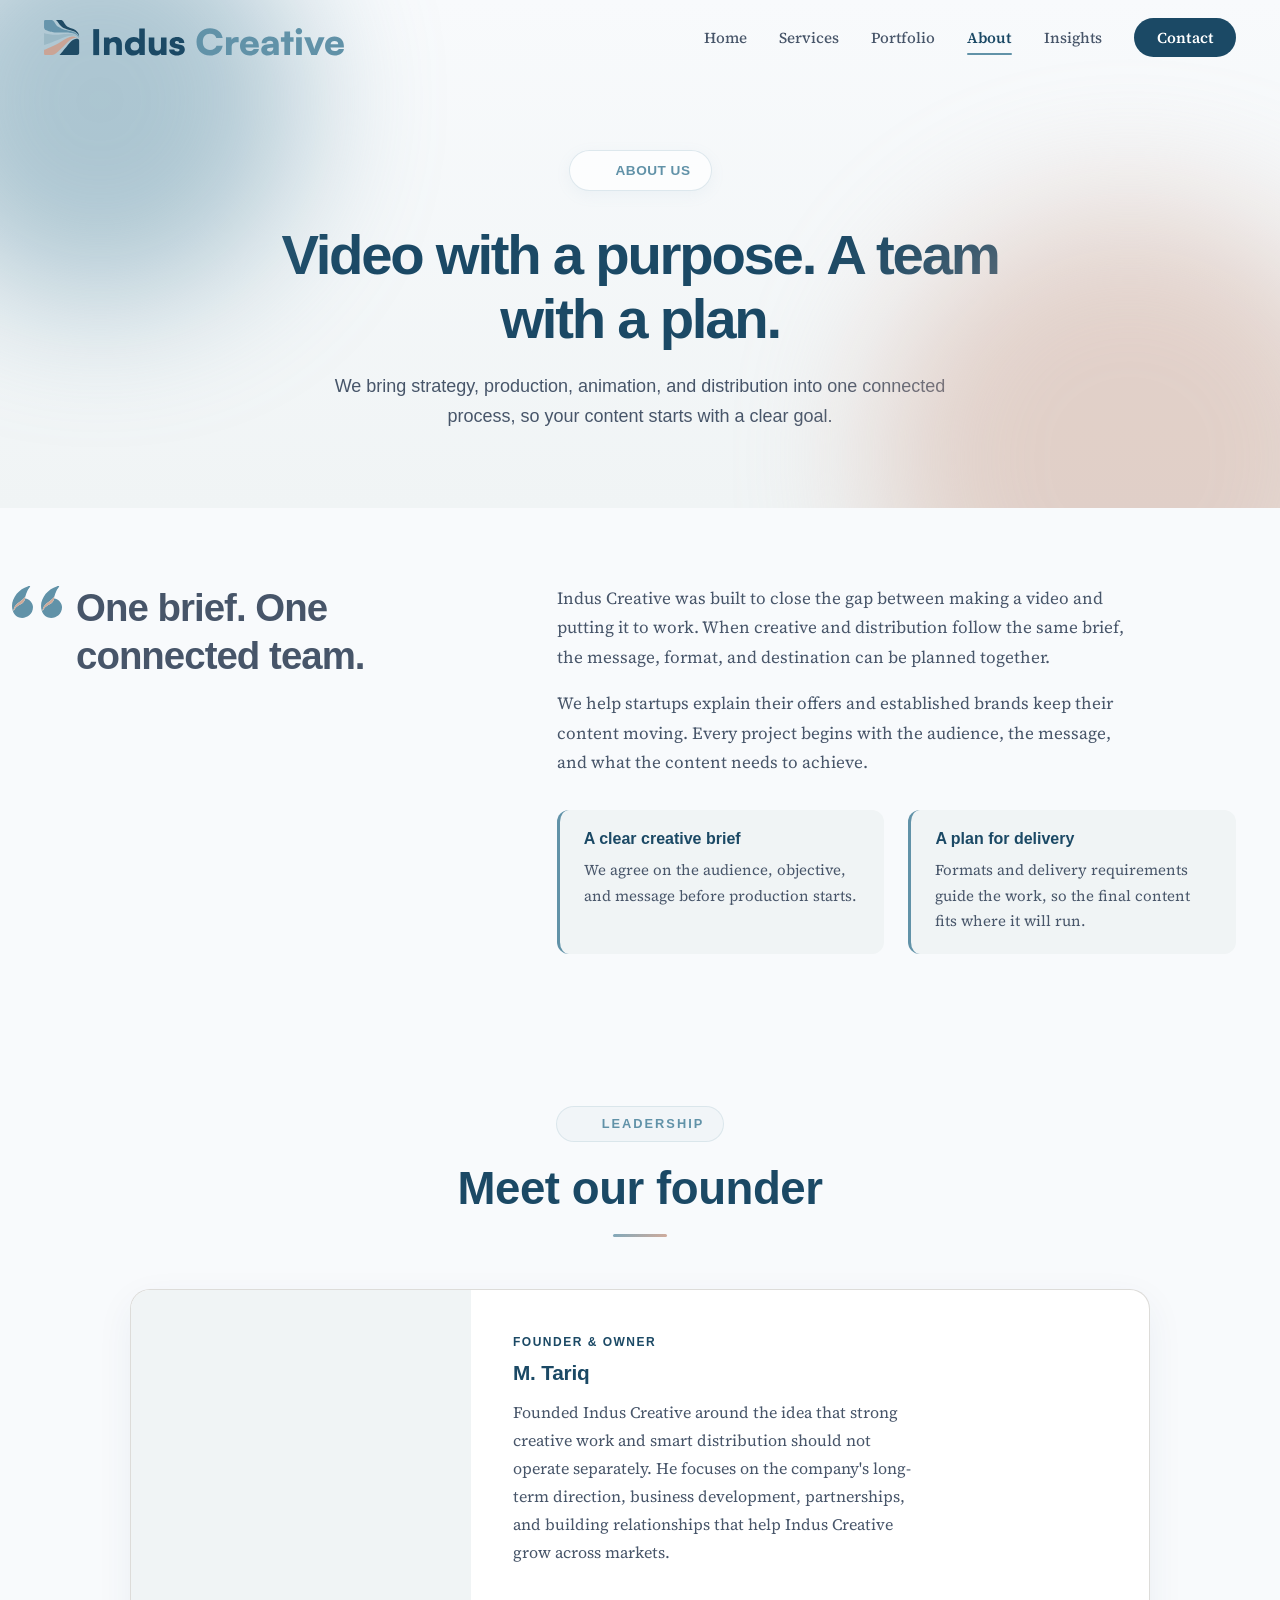
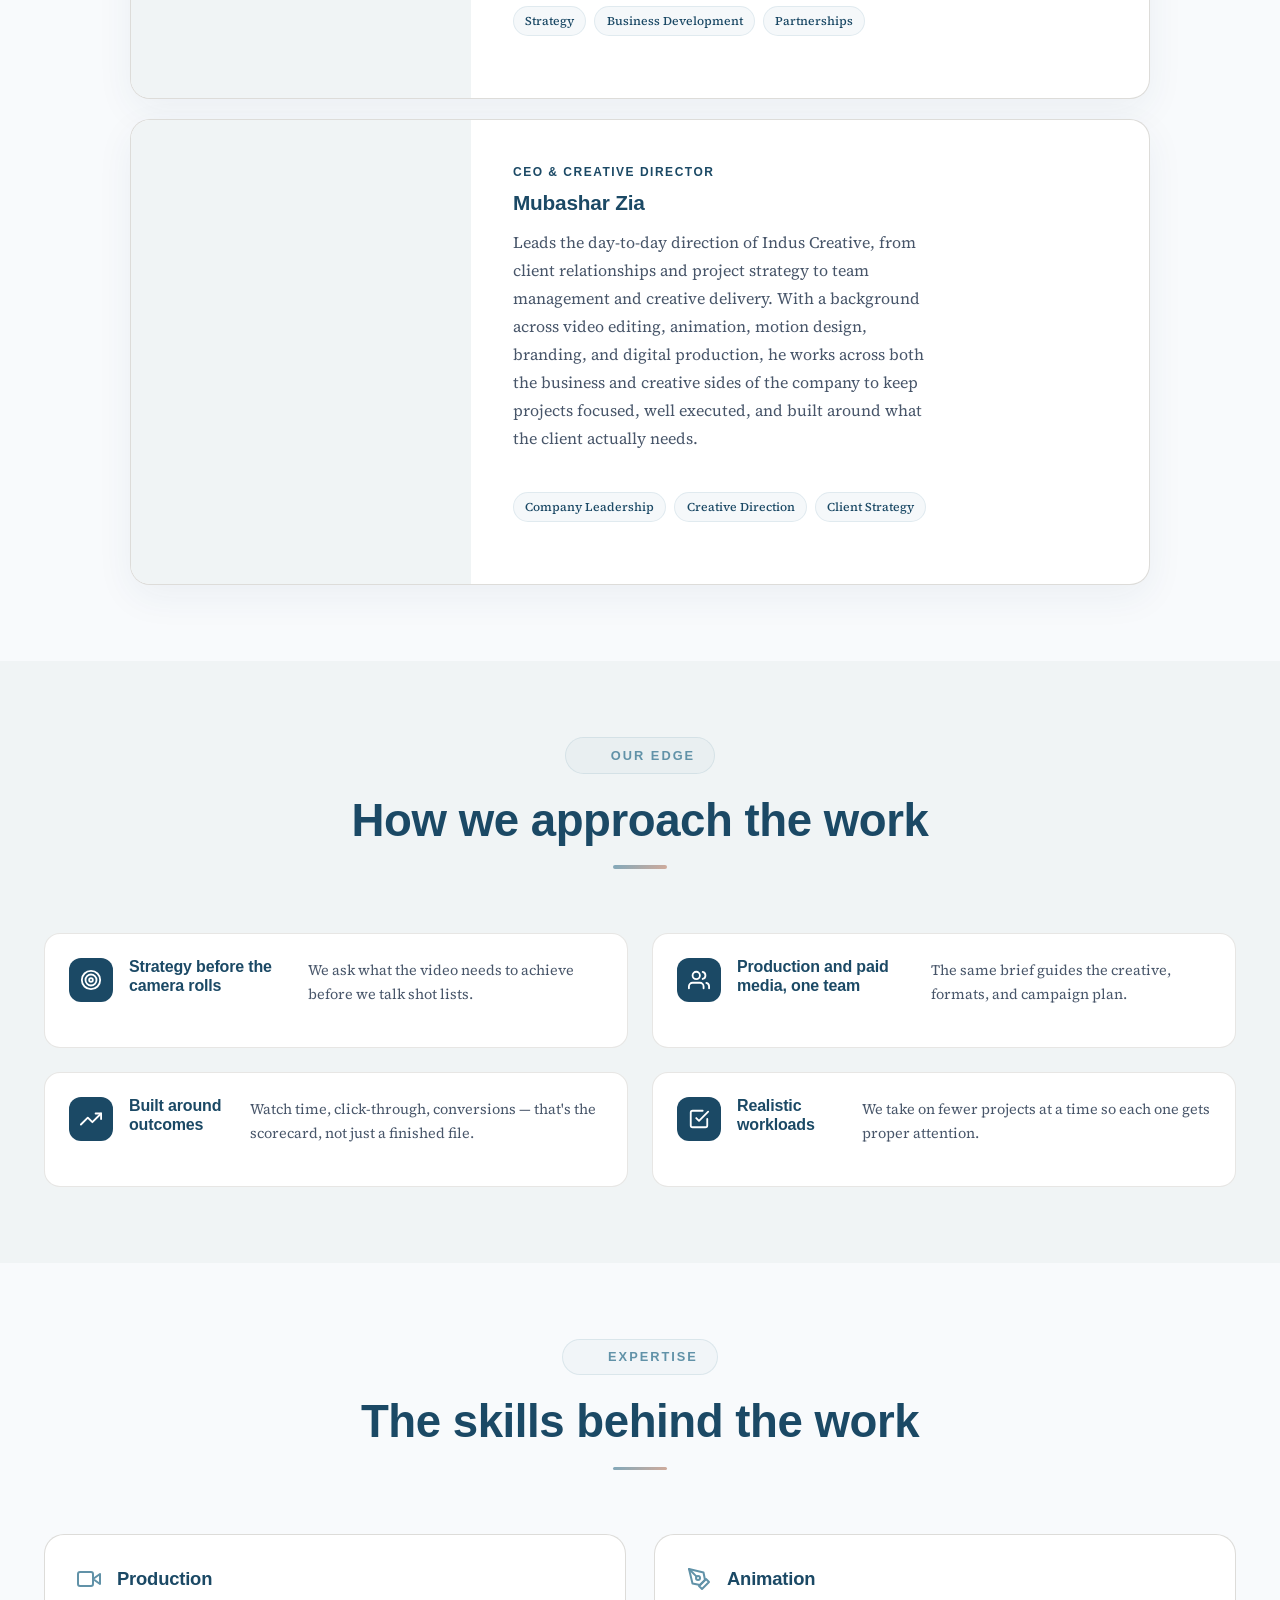
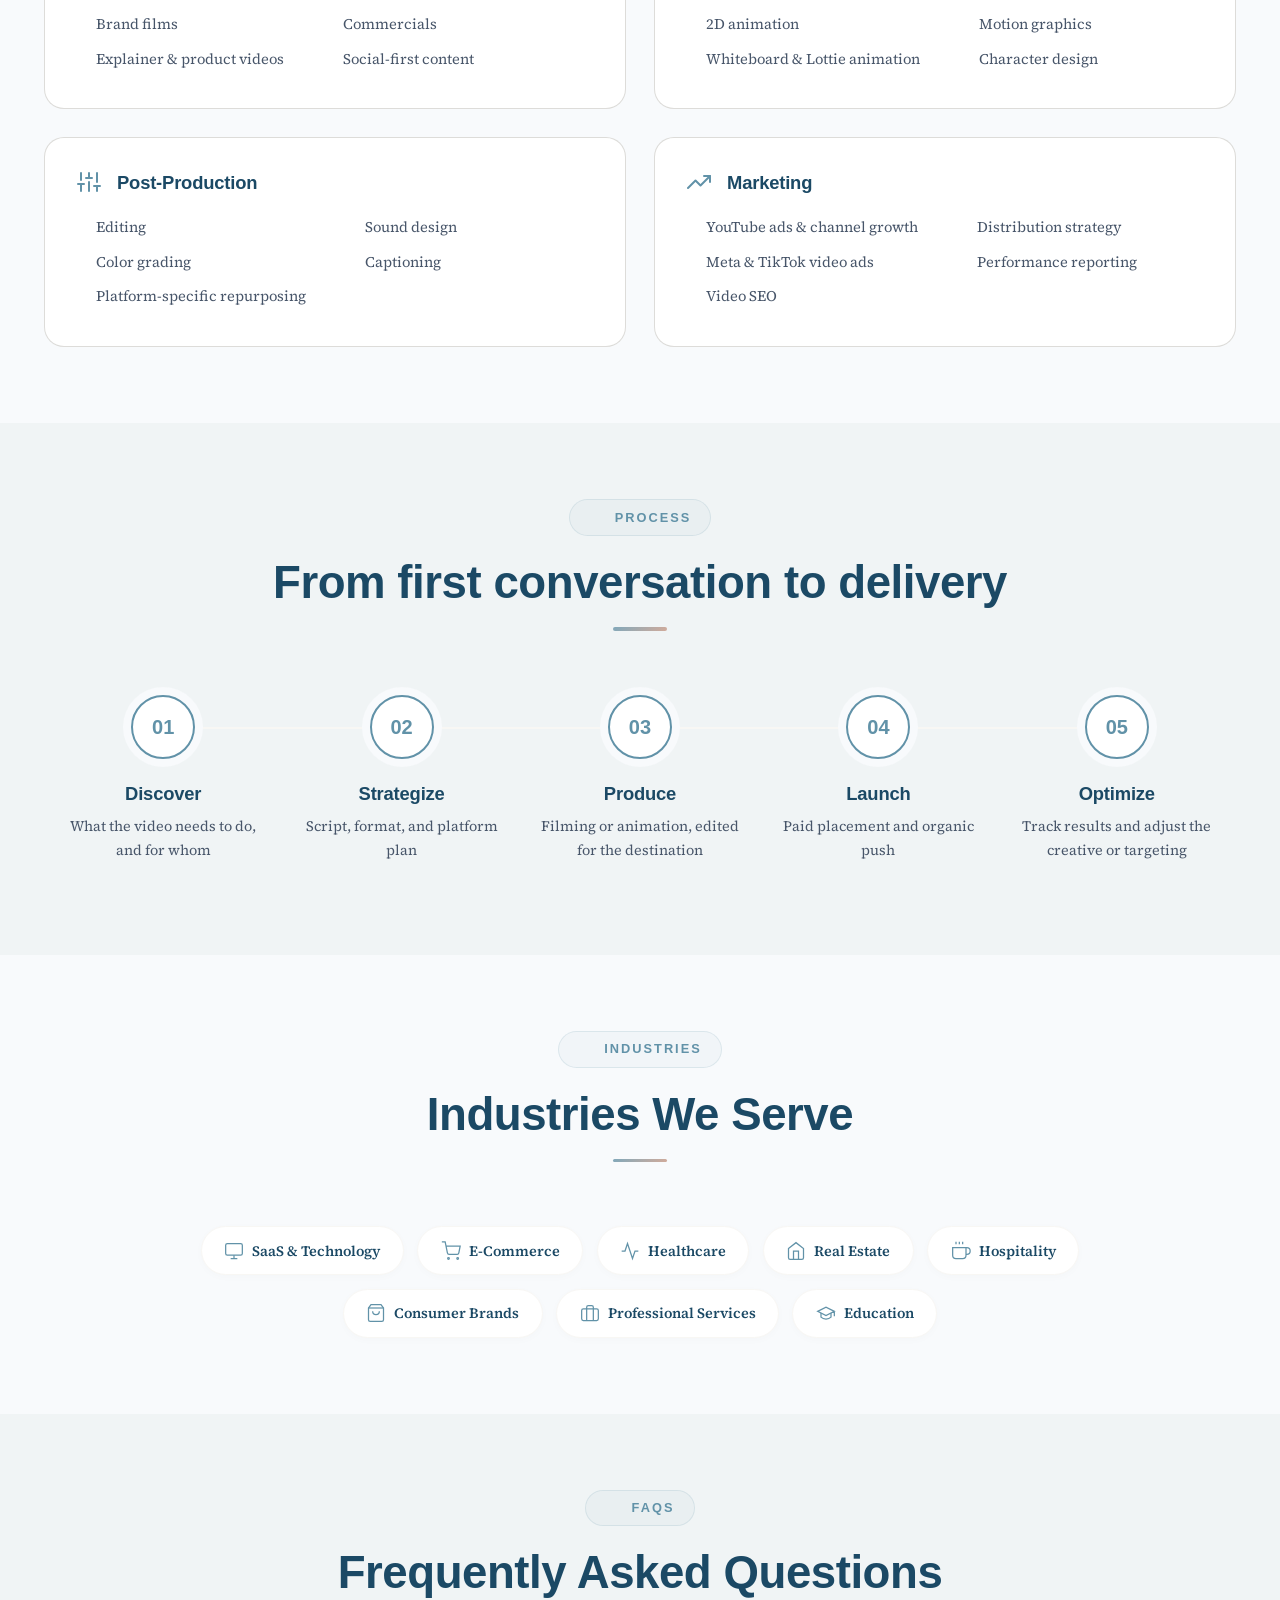
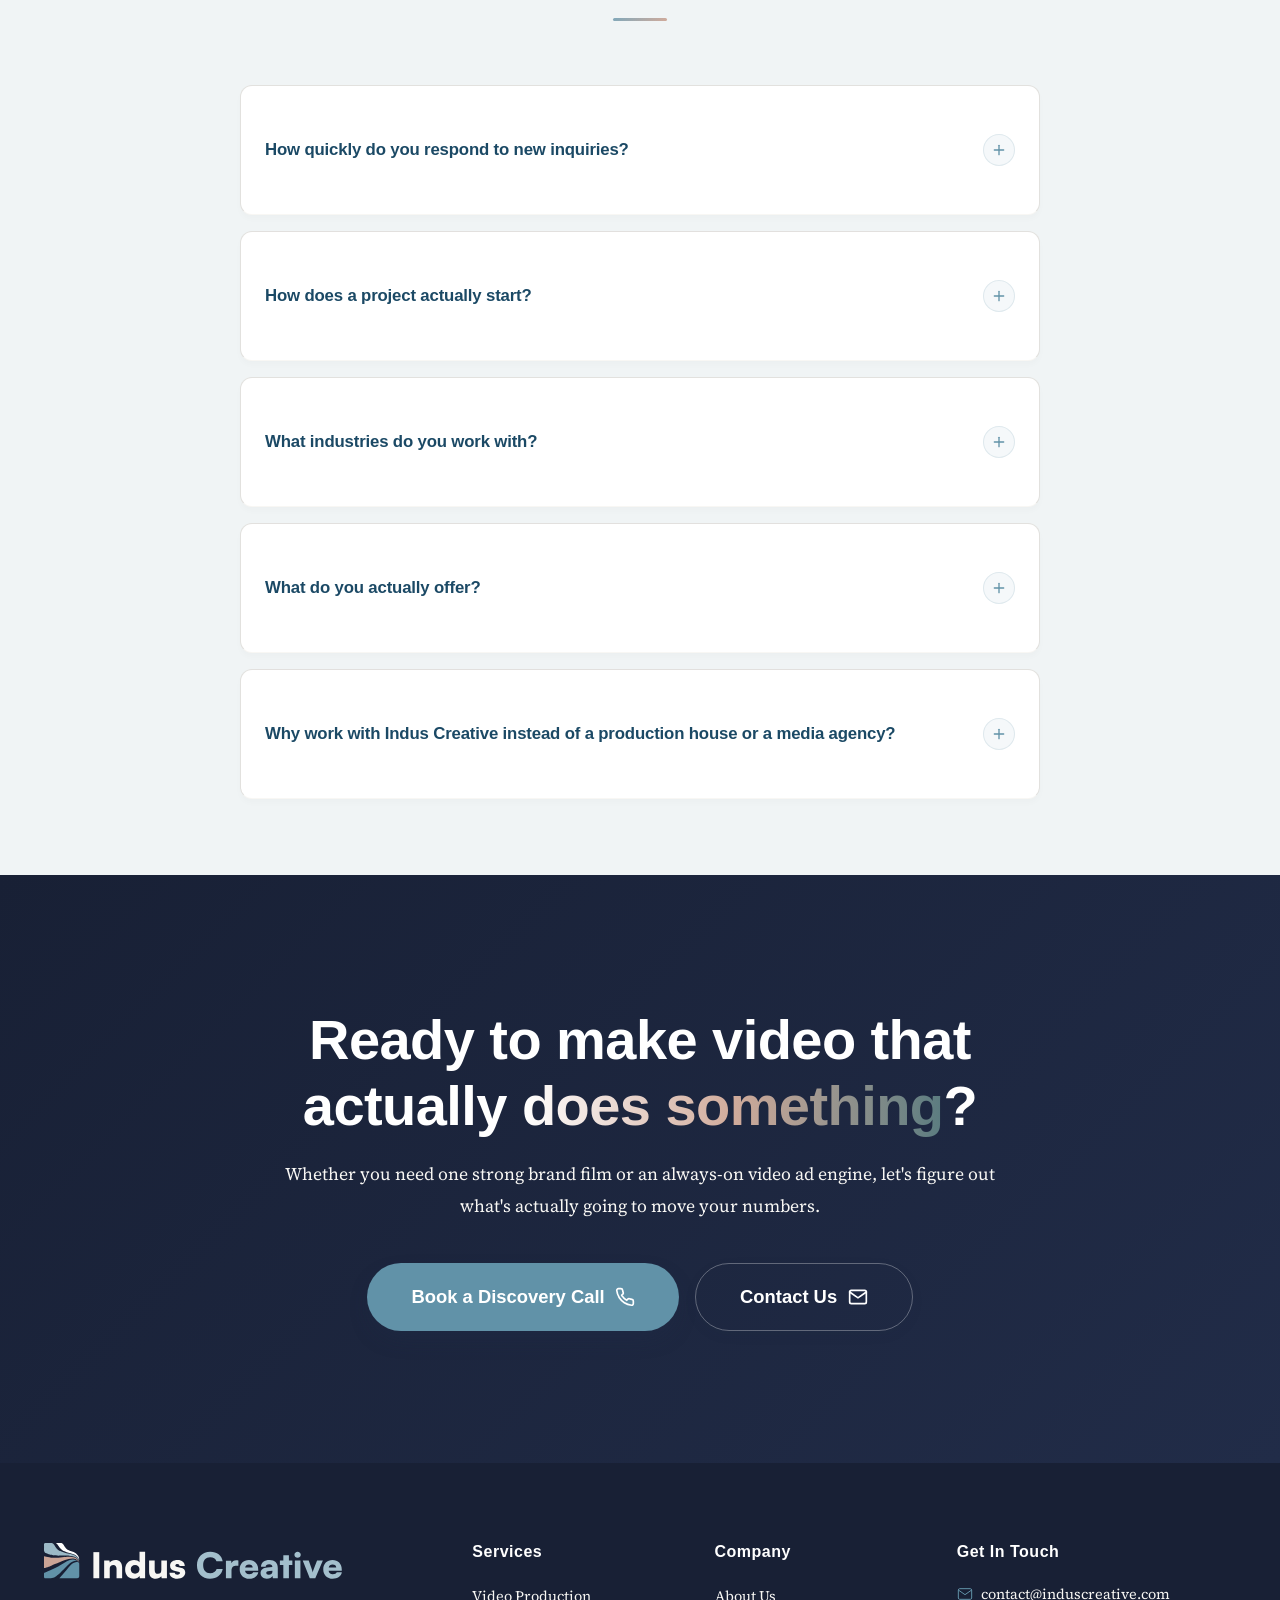
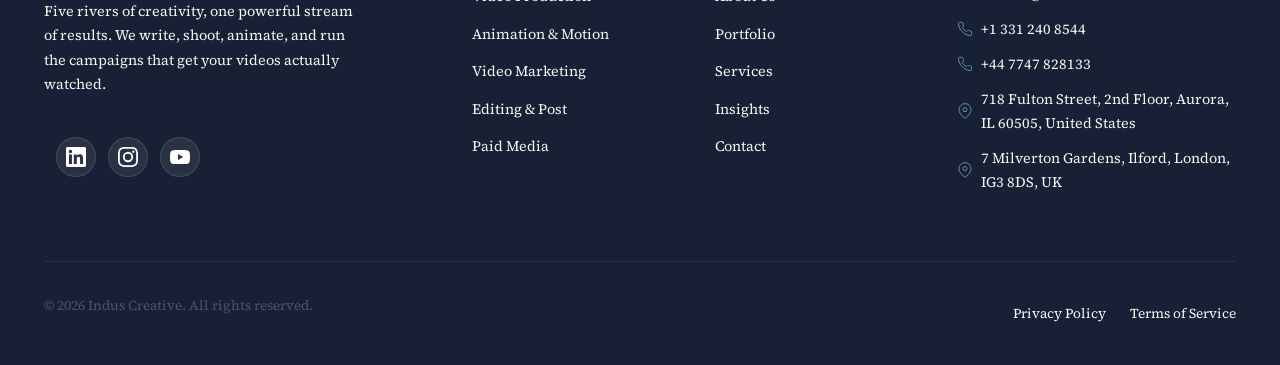
<file: AboutIndus.html>
<!DOCTYPE html>
<html lang="en">
<head>
    <meta charset="UTF-8">
    <meta name="viewport" content="width=device-width, initial-scale=1.0">
    <title>About Us | Indus Creative — Video Marketing Agency</title>
    <meta name="description" content="Meet Indus Creative: the people, approach, and skills behind our video production, animation, and marketing work for global brands.">
    <meta name="robots" content="index, follow">
    <meta property="og:title" content="About Us | Indus Creative — Video Marketing Agency">
    <meta property="og:description" content="Meet Indus Creative: the people, approach, and skills behind our video production, animation, and marketing work for global brands.">
    <meta property="og:type" content="website">
    <meta name="twitter:card" content="summary_large_image">
    <link rel="icon" type="image/svg+xml" href="data:image/svg+xml,%3Csvg id='Layer_2' data-name='Layer 2' xmlns='http://www.w3.org/2000/svg' viewBox='0 0 248 248'%3E%3Cg id='Layer_1-2' data-name='Layer 1'%3E%3Cg%3E%3Cpath d='M0,9.13C0,4.09,4.09,0,9.13,0h44.01s3.26,0,5.81,1.12c4.31,1.89,10.58,6.33,16.79,17.61,6.26,11.37,16.33,23.44,24.46,29.77,7.7,6,37.7,21,69.26,25.3,37.83,6.13,46.91,12.01,56.93,20.25,13.7,11.25,19.37,25.92,21.6,37.39,0,0-9.47-20.86-22.38-28.98s-35.02-11.84-48.03-13.11c-13.01-1.27-65.76-.55-65.76-.55,0,0-25.23,1.12-47.36-2.35-6.67-1.05-20.48-3.49-31.46-7.19-10.87-3.66-14.67-5.46-19.96-8.4-1.87-1.04-12.67-6.46-13.04-18.59V9.13Z' fill='%236795ac'/%3E%3Cpath d='M0,93.11s45.81,11.74,74.77,11.48,82.7-7.83,92.87-7.83,32.35-1.04,53.22,7.83c13.77,5.86,26.44,28.03,27.15,30.9,0,0-17.82-28.03-44.82-26.86s-36.39,4.24-55.17,11.41c-18.78,7.17-96.59,39.46-96.59,39.46,0,0-32.66,13.83-51.42,17.22v-83.61Z' fill='%239bb9c6'/%3E%3Cpath d='M0,210.76s81.29-32.35,113.9-54c32.61-21.65,64.96-38.35,85.04-40.7,20.09-2.35,37.6,8.66,49.06,22.16,0,0-14.36-13.62-28.71-12.48-14.35,1.14-33.52,13.79-44.87,24.23-11.35,10.43-60.78,62.35-75.91,74.09-15.13,11.74-23.73,23.93-50.87,23.93H9.34c-5.16,0-9.34-4.18-9.34-9.34v-27.9Z' fill='%23caa496'/%3E%3Cpath d='M107.9,248h125.84c7.87,0,14.26-6.38,14.26-14.26v-81.68s0-5.39-.33-7.39c-.28-1.7-.73-3.46-1.52-4.84-3.1-4.99-8.58-7.05-17.74-6.55-17.22.78-34.7,14.35-46.7,28.17s-36.52,44.87-50.61,60.26c-14.09,15.39-23.22,26.28-23.22,26.28Z' fill='%231f4b65'/%3E%3Cpath d='M82.87,0h38.85s2.69,0,4.73.97c2.9,1.37,6.88,4.49,11.18,11.53,8.61,14.09,14.35,23.74,21.65,29.48,7.3,5.74,20.74,12.78,37.57,18.52,16.83,5.74,26.22,10.57,36.78,21.65,9.36,9.82,14.36,21.27,14.36,37.3,0,0-3.18-9.92-10.91-19.7-2.87-3.64-8.57-9.54-12.43-12.1-8.89-5.9-7.51-5.06-11.91-6.96-4.98-2.15-11.94-4.16-16.28-5.33-4.58-1.23-13.93-3.01-24.39-6.26-8.21-2.55-17.35-5.5-23.74-8.61-7.45-3.63-24.26-10-37.7-27.5C97.2,15.5,94.09,7.94,82.87,0Z' fill='%231f4b65'/%3E%3C/g%3E%3C/g%3E%3C/svg%3E">    <link rel="preconnect" href="https://fonts.googleapis.com">
    <link rel="preconnect" href="https://fonts.googleapis.com">
    <link rel="preconnect" href="https://fonts.gstatic.com" crossorigin>
    <link href="https://fonts.googleapis.com/css2?family=Source+Serif+4:ital,opsz,wght@0,8..60,200..900;1,8..60,200..900&display=swap" rel="stylesheet">    
    <link href="https://api.fontshare.com/v2/css?f[]=satoshi@400,500,700,900&display=swap" rel="stylesheet">
    <link rel="stylesheet" href="style.css">
</head>
<body class="ic-brand ic-page-aboutindus">

    <!-- ═══════════════════════════════════════════ NAVBAR ═══════════════════════════════════════════ -->
    <nav class="navbar" id="navbar">
        <div class="nav-container">
                    <div class="logo-container">
            <a href="https://induscreative.com" class="nav-logo" id="nav-logo">
<?xml version="1.0" encoding="UTF-8"?>
<svg id="Layer_2" data-name="Layer 2" xmlns="http://www.w3.org/2000/svg" viewBox="0 0 1254.74 148.85" style=" width: 100%"; >
  <g id="Layer_1-2" data-name="Layer 1">
    <g>
      <g>
        <path d="M230.35,146.9h-24.48V38.12h24.48v108.78Z" fill="#1b4965"/>
        <path d="M250.75,146.9v-73.5h21.91l1.51,7.64c4.68-6.32,13.3-10,23.12-10,17.98,0,28.41,11.17,28.41,30.43v45.42h-23.27v-39.98c0-9.26-5.29-15.29-13.3-15.29-9.22,0-15.11,5.88-15.11,14.99v40.28h-23.27Z" fill="#1b4965"/>
        <path d="M338.24,110.59c0-23.37,14.36-39.54,37.32-39.54,9.37,0,18.28,3.67,22.67,9.11v-44.1h23.27v110.84h-21.91l-1.21-9.41c-4.08,6.76-13.45,11.32-24.33,11.32-21.76,0-35.81-14.99-35.81-38.22ZM398.08,109.71c0-11.03-7.56-18.38-18.44-18.38s-17.98,7.5-17.98,18.38,6.95,18.38,17.98,18.38,18.44-7.35,18.44-18.38Z" fill="#1b4965"/>
        <path d="M512.47,73.4v73.5h-21.91l-1.51-8.23c-4.68,6.03-14.05,10.14-23.12,10.14-17.23,0-27.8-11.17-27.8-29.25v-46.16h23.27v37.93c0,12.05,4.23,17.35,13.75,17.35s14.05-5,14.05-17.05v-38.22h23.27Z" fill="#1b4965"/>
        <path d="M545.11,123.67c.3,5.15,4.23,8.23,11.33,8.23s10.58-2.5,10.58-6.32c0-2.21-1.21-4.56-6.8-5.73l-13.9-2.94c-13.9-2.94-20.7-8.82-20.7-21.76,0-15.29,13.45-24.11,31.58-24.11s29.77,10,29.77,24.84h-22.06c0-5-3.17-8.38-8.76-8.38-5.29,0-8.61,2.65-8.61,6.62,0,3.38,2.87,5.29,8.16,6.47l14.05,2.94c12.39,2.65,19.19,8.23,19.19,19.99,0,15.73-13.75,25.28-33.39,25.28s-32.49-10.29-32.49-25.14h22.06Z" fill="#1b4965"/>
        <path d="M637.86,91.51c0-34.67,22.68-57.49,56.78-57.49,28.54,0,49.07,15.91,52.62,40.83h-26.38c-3.39-11.11-13.12-17.41-26.85-17.41-18.52,0-29.78,12.76-29.78,33.92s11.42,33.92,29.78,33.92c14.04,0,24.38-6.75,27.46-17.71h25.92c-4.01,24.77-25.3,41.13-53.85,41.13-34.25,0-55.7-22.06-55.7-57.19Z" fill="#6192a8"/>
        <path d="M814.22,93.61h-7.56c-13.58,0-21.76,5.85-21.76,20.71v32.57h-23.76v-74.9h22.37l1.23,11.11c3.24-7.35,10.03-12.31,20.37-12.31,2.78,0,5.86.3,9.1,1.05v21.76Z" fill="#6192a8"/>
        <path d="M819.77,109.22c0-23.42,16.2-39.78,39.5-39.78s39.35,15.46,39.35,39.93v5.85l-56.01.3c1.39,9.91,7.1,14.56,17.59,14.56,8.95,0,15.28-3.15,16.97-8.56h21.76c-2.78,16.66-18.05,27.32-39.19,27.32-23.3,0-39.96-16.51-39.96-39.63ZM842.92,101.27h32.09c0-7.96-6.02-13.06-15.58-13.06s-14.66,4.05-16.51,13.06Z" fill="#6192a8"/>
        <path d="M908.65,124.83c0-13.81,10.03-22.37,28.54-23.72l21.6-1.65v-1.2c0-7.35-4.63-11.26-13.12-11.26-10.03,0-15.43,3.75-15.43,10.51h-19.75c0-16.96,14.35-28.07,36.41-28.07s35.03,12.16,35.03,33.62v43.83h-20.98l-1.54-9.91c-2.47,6.9-12.65,11.86-24.22,11.86-16.36,0-26.54-9.31-26.54-24.02ZM958.95,118.83v-4.05l-12.04,1.05c-10.34.9-14.04,3.15-14.04,7.96,0,5.4,3.39,7.96,10.65,7.96,9.1,0,15.43-4.35,15.43-12.91Z" fill="#6192a8"/>
        <path d="M1005.55,146.9v-55.84h-14.66v-19.21h14.66v-23.27h23.76v23.27h14.66v19.21h-14.66v55.84h-23.76Z" fill="#6192a8"/>
        <path d="M1052.76,46.93c0-7.36,6.02-13.06,13.58-13.06s13.42,5.7,13.42,13.06-6.02,13.21-13.42,13.21-13.58-5.85-13.58-13.21ZM1054.62,71.85h23.76v75.05h-23.76v-75.05Z" fill="#6192a8"/>
        <path d="M1088.1,71.85h25.61l9.41,26.27c3.86,10.96,6.94,20.41,7.56,23.87.93-4.35,4.32-14.11,8.18-23.87l10.34-26.27h24.69l-32.25,75.05h-23.45l-30.09-75.05Z" fill="#6192a8"/>
        <path d="M1175.58,109.22c0-23.42,16.2-39.78,39.5-39.78s39.35,15.46,39.35,39.93v5.85l-56.01.3c1.39,9.91,7.1,14.56,17.59,14.56,8.95,0,15.28-3.15,16.97-8.56h21.76c-2.78,16.66-18.05,27.32-39.19,27.32-23.3,0-39.96-16.51-39.96-39.63ZM1198.73,101.27h32.09c0-7.96-6.02-13.06-15.58-13.06s-14.66,4.05-16.51,13.06Z" fill="#6192a8"/>
      </g>
      <g>
        <path d="M0,5.41C0,2.42,2.42,0,5.41,0h26.07s1.93,0,3.44.66c2.55,1.12,6.27,3.75,9.94,10.43,3.71,6.74,9.67,13.88,14.49,17.63,4.56,3.55,22.33,12.44,41.02,14.99,22.41,3.63,27.78,7.12,33.72,11.99,8.11,6.66,11.47,15.36,12.8,22.15,0,0-5.61-12.35-13.26-17.16-7.65-4.81-20.74-7.01-28.45-7.76s-38.95-.33-38.95-.33c0,0-14.95.66-28.05-1.39-3.95-.62-12.13-2.07-18.64-4.26-6.44-2.17-8.69-3.23-11.82-4.98-1.11-.62-7.51-3.82-7.72-11.01V5.41Z" fill="#6795ac"/>
        <path d="M0,55.15s27.13,6.95,44.29,6.8c17.15-.15,48.98-4.64,55.01-4.64s19.16-.62,31.52,4.64c8.16,3.47,15.66,16.6,16.08,18.3,0,0-10.56-16.6-26.55-15.91-15.99.7-21.56,2.51-32.68,6.76-11.13,4.25-57.21,23.37-57.21,23.37,0,0-19.35,8.19-30.46,10.2v-49.52Z" fill="#9bb9c6"/>
        <path d="M0,124.84s48.15-19.16,67.46-31.99c19.31-12.83,38.48-22.71,50.37-24.1,11.9-1.39,22.27,5.13,29.06,13.13,0,0-8.51-8.07-17.01-7.39-8.5.68-19.86,8.17-26.58,14.35-6.72,6.18-36,36.93-44.97,43.88-8.96,6.95-14.05,14.18-30.13,14.18H5.53c-3.06,0-5.53-2.48-5.53-5.53v-16.53Z" fill="#caa496"/>
        <path d="M63.91,146.9h74.54c4.66,0,8.45-3.78,8.45-8.45v-48.38s0-3.19-.19-4.37c-.16-1.01-.44-2.05-.9-2.87-1.83-2.96-5.08-4.18-10.51-3.88-10.2.46-20.55,8.5-27.66,16.69-7.11,8.19-21.63,26.58-29.98,35.69-8.34,9.12-13.75,15.57-13.75,15.57Z" fill="#1f4b65"/>
        <path d="M49.09,0h23.01s1.59,0,2.8.57c1.72.81,4.08,2.66,6.63,6.83,5.1,8.34,8.5,14.06,12.83,17.46,4.33,3.4,12.28,7.57,22.25,10.97,9.97,3.4,15.53,6.26,21.79,12.83,5.54,5.82,8.51,12.6,8.51,22.1,0,0-1.88-5.88-6.46-11.67-1.7-2.15-5.08-5.65-7.37-7.17-5.27-3.49-4.45-3-7.06-4.12-2.95-1.27-7.07-2.47-9.64-3.16-2.72-.73-8.25-1.78-14.45-3.71-4.86-1.51-10.28-3.26-14.06-5.1-4.41-2.15-14.37-5.92-22.33-16.29-7.96-10.37-9.8-14.84-16.45-19.55Z" fill="#1f4b65"/>
      </g>
    </g>
  </g>
</svg>
</div>
            <ul class="nav-links" id="nav-links">
                <li><a href="./" class="nav-link">Home</a></li>
                <li><a href="./Services" class="nav-link">Services</a></li>
                <li><a href="./Portfolio" class="nav-link">Portfolio</a></li>
                <li><a href="./aboutIndus" class="nav-link active">About</a></li>
                <li><a href="./insights" class="nav-link">Insights</a></li>
                <li><a href="./Contact" class="nav-link nav-link-cta">Contact</a></li>
            </ul>
            <button class="hamburger" id="hamburger" aria-label="Toggle navigation menu">
                <span></span>
                <span></span>
                <span></span>
            </button>
        </div>
    </nav>

 <!-- ═══════════════════════════════════════════ PAGE HERO ═══════════════════════════════════════════ -->
    <section class="page-hero">
        <div class="page-hero-orb"></div>
        <div class="page-hero-orb"></div>
        <div class="container animate-on-scroll fade-in-up">
            <div class="hero-badge">
                <span class="badge-dot"></span>
                About Us
            </div>
            <h1 class="hero-title">
                Video with a purpose. A team with a plan.
            </h1>
            <p class="about-intro">We bring strategy, production, animation, and distribution into one connected process, so your content starts with a clear goal.</p>
        </div>
    </section>

    <!-- ═══════════════════════════════════════════ ORIGIN STORY ═══════════════════════════════════════════ -->
    <section class="content-section animate-on-scroll fade-in-up">
        <div class="container">
            <div class="about-story-grid">
                <div class="about-pull-quote">
                    <span class="pull-quote-mark"><?xml version="1.0" encoding="UTF-8"?>
<svg width="50" height="50" id="Layer_2" data-name="Layer 2" xmlns="http://www.w3.org/2000/svg" viewBox="0 0 422.5 269.74">
  <g id="Layer_1-2" data-name="Layer 1">
    <g>
      <g>
        <path d="M357.92,88.3c-4.31,6.63-7.24,10.41-11.42,15.27-20.14,23.42-49.67,34.86-69.39,58.76-11.83,14.35-18.24,31.03-19.86,49.54,7.87-10.68,12.68-23.02,22.83-32.84,30.08-29.1,66.09-24.27,76.32-73.95,31.91.24,62.52,34.31,65.59,64.85,10.33,102.93-136.59,142.77-170.4,39.2C223.27,122.42,295.26,26.3,377.75,3.63c3.71-1.02,19.95-6.64,21.35-1.48.79,2.92-17.98,26.17-24.22,39.81-6.33,15.09-13.48,30.25-16.97,46.35Z" fill="#6192a8"/>
        <path d="M356.39,105.08c-10.23,49.69-46.23,44.85-76.32,73.95-10.15,9.82-14.96,22.16-22.83,32.84,1.62-18.5,8.03-35.19,19.86-49.54,19.72-23.91,49.25-35.35,69.39-58.76,4.18-4.86,6.91-8.34,11.42-15.27-2.02,8.72-.36,11.1-1.53,16.78Z" fill="#cfaa99"/>
      </g>
      <g>
        <path d="M112.62,88.3c-4.31,6.63-7.24,10.41-11.42,15.27-20.14,23.42-49.67,34.86-69.39,58.76-11.83,14.35-18.24,31.03-19.86,49.54,7.87-10.68,12.68-23.02,22.83-32.84,30.08-29.1,66.09-24.27,76.32-73.95,31.91.24,62.52,34.31,65.59,64.85,10.33,102.93-136.59,142.77-170.4,39.2C-22.04,122.42,49.95,26.3,132.45,3.63c3.71-1.02,19.95-6.64,21.35-1.48.79,2.92-17.98,26.17-24.22,39.81-6.33,15.09-13.48,30.25-16.97,46.35Z" fill="#6192a8"/>
        <path d="M111.09,105.08c-10.23,49.69-46.23,44.85-76.32,73.95-10.15,9.82-14.96,22.16-22.83,32.84,1.62-18.5,8.03-35.19,19.86-49.54,19.72-23.91,49.25-35.35,69.39-58.76,4.18-4.86,6.91-8.34,11.42-15.27-2.02,8.72-.36,11.1-1.53,16.78Z" fill="#cfaa99"/>
      </g>
    </g>
  </g>
</svg></span>
                    <p>One brief. One connected team.</p>
                </div>
                <div class="about-story">
                    <p>Indus Creative was built to close the gap between making a video and putting it to work. When creative and distribution follow the same brief, the message, format, and destination can be planned together.</p>
                    <p>We help startups explain their offers and established brands keep their content moving. Every project begins with the audience, the message, and what the content needs to achieve.</p>
                    <div class="about-goals">
                        <div class="about-goal-item">
                            <h4>A clear creative brief</h4>
                            <p>We agree on the audience, objective, and message before production starts.</p>
                        </div>
                        <div class="about-goal-item">
                            <h4>A plan for delivery</h4>
                            <p>Formats and delivery requirements guide the work, so the final content fits where it will run.</p>
                        </div>
                    </div>
                </div>
            </div>
        </div>
    </section>
<!-- ═══════════════════════════════════════════ TEAM SECTION ═══════════════════════════════════════════ -->
    <section class="content-section about-leadership">
        <div class="container animate-on-scroll fade-in-up">
            <div class="section-header"><div class="section-tag">Leadership</div>
            <h2 class="section-title">Meet our founder</h2></div>
            
            <div class="team-grid">
                <!--FOUNDER -->
                <div class="team-card team-card--featured animate-on-scroll fade-in-up">
                    <div class="team-card-photo" style=" background-position: center; background-image: url('https://qfsv6teep8cemfyl.public.blob.vercel-storage.com/Tariq.jpeg'); background-size: cover;">
                    </div>
                    <div class="team-card-body">
                        <div class="team-card-role">Founder & Owner</div>
                        <h3 class="team-card-name">M. Tariq</h3>
                        <p class="team-card-bio">Founded Indus Creative around the idea that strong creative work and smart distribution should not operate separately. He focuses on the company's long-term direction, business development, partnerships, and building relationships that help Indus Creative grow across markets.</p>
                        <div class="team-card-tags">
                            <span class="team-card-tag">Strategy</span>
                            <span class="team-card-tag">Business Development</span>
                            <span class="team-card-tag">Partnerships</span>
                        </div>
                    </div>
                </div>
            </div>
                        <div class="team-grid">
                <!--CEO -->
                <div class="team-card team-card--featured animate-on-scroll fade-in-up">
                    <div class="team-card-photo" style=" background-position: center; background-image: url('https://t0mcq6mtlpjkioym.public.blob.vercel-storage.com/mubi%20profile%203.jpg.jpeg'); background-size: cover;">
                    </div>
                    <div class="team-card-body">
                        <div class="team-card-role">CEO & Creative Director</div>
                        <h3 class="team-card-name">Mubashar Zia</h3>
                        <p class="team-card-bio">Leads the day-to-day direction of Indus Creative, from client relationships and project strategy to team management and creative delivery. With a background across video editing, animation, motion design, branding, and digital production, he works across both the business and creative sides of the company to keep projects focused, well executed, and built around what the client actually needs.</p>
                        <div class="team-card-tags">
                            <span class="team-card-tag">Company Leadership</span>
                            <span class="team-card-tag">Creative Direction</span>
                            <span class="team-card-tag">Client Strategy</span>
                        </div>
                    </div>
                </div>
            </div>
        </div>
    </section>
    <!-- ═══════════════════════════════════════════ WHAT SETS US APART ═══════════════════════════════════════════ -->
    <section class="content-section content-section--alt animate-on-scroll fade-in-up">
        <div class="container">
            <div class="section-header">
                <span class="section-tag">Our Edge</span>
                <h2 class="section-title">How we approach the work</h2>
            </div>
            <div class="diff-grid">
                <div class="diff-item">
                    <div class="diff-icon">
                        <svg width="22" height="22" viewBox="0 0 24 24" fill="none" stroke="#fff" stroke-width="2" stroke-linecap="round" stroke-linejoin="round">
                            <circle cx="12" cy="12" r="10"/><circle cx="12" cy="12" r="6"/><circle cx="12" cy="12" r="2"/>
                        </svg>
                    </div>
                    <h3 class="diff-title">Strategy before the camera rolls</h3>
                    <p class="diff-desc">We ask what the video needs to achieve before we talk shot lists.</p>
                </div>
                <div class="diff-item">
                    <div class="diff-icon">
                        <svg width="22" height="22" viewBox="0 0 24 24" fill="none" stroke="#fff" stroke-width="2" stroke-linecap="round" stroke-linejoin="round">
                            <path d="M17 21v-2a4 4 0 0 0-4-4H5a4 4 0 0 0-4 4v2"/><circle cx="9" cy="7" r="4"/><path d="M23 21v-2a4 4 0 0 0-3-3.87"/><path d="M16 3.13a4 4 0 0 1 0 7.75"/>
                        </svg>
                    </div>
                    <h3 class="diff-title">Production and paid media, one team</h3>
                    <p class="diff-desc">The same brief guides the creative, formats, and campaign plan.</p>
                </div>
                <div class="diff-item">
                    <div class="diff-icon">
                        <svg width="22" height="22" viewBox="0 0 24 24" fill="none" stroke="#fff" stroke-width="2" stroke-linecap="round" stroke-linejoin="round">
                            <polyline points="23 6 13.5 15.5 8.5 10.5 1 18"/><polyline points="17 6 23 6 23 12"/>
                        </svg>
                    </div>
                    <h3 class="diff-title">Built around outcomes</h3>
                    <p class="diff-desc">Watch time, click-through, conversions — that's the scorecard, not just a finished file.</p>
                </div>
                <div class="diff-item">
                    <div class="diff-icon">
                        <svg width="22" height="22" viewBox="0 0 24 24" fill="none" stroke="#fff" stroke-width="2" stroke-linecap="round" stroke-linejoin="round">
                            <polyline points="9 11 12 14 22 4"/><path d="M21 12v7a2 2 0 0 1-2 2H5a2 2 0 0 1-2-2V5a2 2 0 0 1 2-2h11"/>
                        </svg>
                    </div>
                    <h3 class="diff-title">Realistic workloads</h3>
                    <p class="diff-desc">We take on fewer projects at a time so each one gets proper attention.</p>
                </div>
            </div>
        </div>
    </section>

    <!-- ═══════════════════════════════════════════ EXPERIENCE AREAS ═══════════════════════════════════════════ -->
    <section class="content-section animate-on-scroll fade-in-up">
        <div class="container">
            <div class="section-header">
                <span class="section-tag">Expertise</span>
                <h2 class="section-title">The skills behind the work</h2>
            </div>
            <div class="experience-grid">
                <div class="experience-card">
                    <h3 class="experience-card-title">
                        <svg width="24" height="24" viewBox="0 0 24 24" fill="none" stroke="currentColor" stroke-width="2" stroke-linecap="round" stroke-linejoin="round" style="color: var(--c-teal); margin-right: 0.5rem;"><path d="M23 7l-7 5 7 5V7z"/><rect x="1" y="5" width="15" height="14" rx="2" ry="2"/></svg>
                        Production
                    </h3>
                    <div class="service-point">
                    <ul class="experience-card-list">
                        <li>Brand films</li>
                      <li>Explainer & product videos</li>
                    </ul>
                    <ul class="experience-card-list">
                        <li>Commercials</li>
                        <li>Social-first content</li>
                    </ul>
                    </div>  
                </div>
                <div class="experience-card">
                    <h3 class="experience-card-title">
                        <svg width="24" height="24" viewBox="0 0 24 24" fill="none" stroke="currentColor" stroke-width="2" stroke-linecap="round" stroke-linejoin="round" style="color: var(--c-teal); margin-right: 0.5rem;"><path d="M12 19l7-7 3 3-7 7-3-3z"/><path d="M18 13l-1.5-7.5L2 2l3.5 14.5L13 18l5-5z"/><path d="M2 2l7.586 7.586"/><circle cx="11" cy="11" r="2"/></svg>
                        Animation
                    </h3>
                    <div class="service-point">
                    <ul class="experience-card-list">
                        <li>2D animation</li>
                        <li>Whiteboard & Lottie animation</li>
                    </ul>
                    <ul class="experience-card-list">
                        <li>Motion graphics</li>
                        <li>Character design</li>
                    </ul>
                        </div>
                </div>
                <div class="experience-card">
                    <h3 class="experience-card-title">
                        <svg width="24" height="24" viewBox="0 0 24 24" fill="none" stroke="currentColor" stroke-width="2" stroke-linecap="round" stroke-linejoin="round" style="color: var(--c-teal); margin-right: 0.5rem;"><line x1="4" y1="21" x2="4" y2="14"/><line x1="4" y1="10" x2="4" y2="3"/><line x1="12" y1="21" x2="12" y2="12"/><line x1="12" y1="8" x2="12" y2="3"/><line x1="20" y1="21" x2="20" y2="16"/><line x1="20" y1="12" x2="20" y2="3"/><line x1="1" y1="14" x2="7" y2="14"/><line x1="9" y1="8" x2="15" y2="8"/><line x1="17" y1="16" x2="23" y2="16"/></svg>
                        Post-Production
                    </h3>
                    <div class="service-point">
                    <ul class="experience-card-list">
                        <li>Editing</li>
                        <li>Color grading</li>
                        <li>Platform-specific repurposing</li>
                    </ul>
                    <ul class="experience-card-list">
                        <li>Sound design</li>
                        <li>Captioning</li>
                    </ul>
                        </div>
                </div>
                <div class="experience-card">
                    <h3 class="experience-card-title">
                        <svg width="24" height="24" viewBox="0 0 24 24" fill="none" stroke="currentColor" stroke-width="2" stroke-linecap="round" stroke-linejoin="round" style="color: var(--c-teal); margin-right: 0.5rem;"><polyline points="23 6 13.5 15.5 8.5 10.5 1 18"/><polyline points="17 6 23 6 23 12"/></svg>
                        Marketing
                    </h3>
                     <div class="service-point">
                    <ul class="experience-card-list">
                        <li>YouTube ads & channel growth</li>
                        <li>Meta & TikTok video ads</li>
                        <li>Video SEO</li>
                    </ul>
                    <ul class="experience-card-list">
                        <li>Distribution strategy</li>
                        <li>Performance reporting</li>
                    </ul>
                         </div>
                </div>
            </div>
        </div>
    </section>

    <!-- ═══════════════════════════════════════════ PROCESS ═══════════════════════════════════════════ -->
    <section class="content-section content-section--alt animate-on-scroll fade-in-up">
        <div class="container">
            <div class="section-header">
                <span class="section-tag">Process</span>
                <h2 class="section-title">From first conversation to delivery</h2>
            </div>
            <div class="process-timeline process-timeline--5 stagger-children">
                <div class="process-step">
                    <div class="step-number-wrap">
                        <span class="step-number">01</span>
                        <div class="step-line"></div>
                    </div>
                    <div class="step-content">
                        <h3 class="step-title">Discover</h3>
                        <p class="step-desc">What the video needs to do, and for whom</p>
                    </div>
                </div>
                <div class="process-step">
                    <div class="step-number-wrap">
                        <span class="step-number">02</span>
                        <div class="step-line"></div>
                    </div>
                    <div class="step-content">
                        <h3 class="step-title">Strategize</h3>
                        <p class="step-desc">Script, format, and platform plan</p>
                    </div>
                </div>
                <div class="process-step">
                    <div class="step-number-wrap">
                        <span class="step-number">03</span>
                        <div class="step-line"></div>
                    </div>
                    <div class="step-content">
                        <h3 class="step-title">Produce</h3>
                        <p class="step-desc">Filming or animation, edited for the destination</p>
                    </div>
                </div>
                <div class="process-step">
                    <div class="step-number-wrap">
                        <span class="step-number">04</span>
                        <div class="step-line"></div>
                    </div>
                    <div class="step-content">
                        <h3 class="step-title">Launch</h3>
                        <p class="step-desc">Paid placement and organic push</p>
                    </div>
                </div>
                <div class="process-step">
                    <div class="step-number-wrap">
                        <span class="step-number">05</span>
                    </div>
                    <div class="step-content">
                        <h3 class="step-title">Optimize</h3>
                        <p class="step-desc">Track results and adjust the creative or targeting</p>
                    </div>
                </div>
            </div>
        </div>
    </section>

    <!-- ═══════════════════════════════════════════ INDUSTRIES ═══════════════════════════════════════════ -->
    <section class="content-section animate-on-scroll fade-in-up">
        <div class="container">
            <div class="section-header">
                <span class="section-tag">Industries</span>
                <h2 class="section-title">Industries We Serve</h2>
            </div>
            <div class="industries-grid">
                <div class="industry-tag">
                    <svg width="20" height="20" viewBox="0 0 24 24" fill="none" stroke="currentColor" stroke-width="1.5"><rect x="2" y="3" width="20" height="14" rx="2"/><path d="M8 21h8M12 17v4"/></svg>
                    SaaS & Technology
                </div>
                <div class="industry-tag">
                    <svg width="20" height="20" viewBox="0 0 24 24" fill="none" stroke="currentColor" stroke-width="1.5"><circle cx="9" cy="21" r="1"/><circle cx="20" cy="21" r="1"/><path d="M1 1h4l2.68 13.39a2 2 0 0 0 2 1.61h9.72a2 2 0 0 0 2-1.61L23 6H6"/></svg>
                    E-Commerce
                </div>
                <div class="industry-tag">
                    <svg width="20" height="20" viewBox="0 0 24 24" fill="none" stroke="currentColor" stroke-width="1.5"><path d="M22 12h-4l-3 9L9 3l-3 9H2"/></svg>
                    Healthcare
                </div>
                <div class="industry-tag">
                    <svg width="20" height="20" viewBox="0 0 24 24" fill="none" stroke="currentColor" stroke-width="1.5"><path d="M3 9l9-7 9 7v11a2 2 0 0 1-2 2H5a2 2 0 0 1-2-2z"/><path d="M9 22V12h6v10"/></svg>
                    Real Estate
                </div>
                <div class="industry-tag">
                    <svg width="20" height="20" viewBox="0 0 24 24" fill="none" stroke="currentColor" stroke-width="1.5"><path d="M18 8h1a4 4 0 0 1 0 8h-1"/><path d="M2 8h16v9a4 4 0 0 1-4 4H6a4 4 0 0 1-4-4V8z"/><path d="M6 1v3M10 1v3M14 1v3"/></svg>
                    Hospitality
                </div>
                <div class="industry-tag">
                    <svg width="20" height="20" viewBox="0 0 24 24" fill="none" stroke="currentColor" stroke-width="1.5"><path d="M6 2L3 6v14a2 2 0 0 0 2 2h14a2 2 0 0 0 2-2V6l-3-4z"/><path d="M3 6h18"/><path d="M16 10a4 4 0 0 1-8 0"/></svg>
                    Consumer Brands
                </div>
                <div class="industry-tag">
                    <svg width="20" height="20" viewBox="0 0 24 24" fill="none" stroke="currentColor" stroke-width="1.5"><rect x="2" y="7" width="20" height="14" rx="2"/><path d="M16 21V5a2 2 0 0 0-2-2h-4a2 2 0 0 0-2 2v16"/></svg>
                    Professional Services
                </div>
                <div class="industry-tag">
                    <svg width="20" height="20" viewBox="0 0 24 24" fill="none" stroke="currentColor" stroke-width="1.5"><path d="M22 10v6M2 10l10-5 10 5-10 5z"/><path d="M6 12v5c3 3 9 3 12 0v-5"/></svg>
                    Education
                </div>
            </div>
        </div>
    </section>

    <!-- ═══════════════════════════════════════════ FAQs ═══════════════════════════════════════════ -->
    <section class="content-section content-section--alt animate-on-scroll fade-in-up">
        <div class="container">
            <div class="section-header">
                <span class="section-tag">FAQs</span>
                <h2 class="section-title">Frequently Asked Questions</h2>
            </div>
            <div class="faq-list">
                <div class="faq-item">
                    <div class="faq-question">
                        <h4>How quickly do you respond to new inquiries?</h4>
                        <div class="faq-toggle">
                            <svg width="16" height="16" viewBox="0 0 24 24" fill="none" stroke="currentColor" stroke-width="2" stroke-linecap="round"><line x1="12" y1="5" x2="12" y2="19"/><line x1="5" y1="12" x2="19" y2="12"/></svg>
                        </div>
                    </div>
                    <div class="faq-answer"><div class="faq-answer-inner"><p>Within one business day, usually faster. We'll set up a discovery call once we understand what you need.</p></div></div>
                </div>
                <div class="faq-item">
                    <div class="faq-question">
                        <h4>How does a project actually start?</h4>
                        <div class="faq-toggle">
                            <svg width="16" height="16" viewBox="0 0 24 24" fill="none" stroke="currentColor" stroke-width="2" stroke-linecap="round"><line x1="12" y1="5" x2="12" y2="19"/><line x1="5" y1="12" x2="19" y2="12"/></svg>
                        </div>
                    </div>
                    <div class="faq-answer"><div class="faq-answer-inner"><p>A consultation to understand your goals, audience, and budget; then a script and platform plan before anything gets produced.</p></div></div>
                </div>
                <div class="faq-item">
                    <div class="faq-question">
                        <h4>What industries do you work with?</h4>
                        <div class="faq-toggle">
                            <svg width="16" height="16" viewBox="0 0 24 24" fill="none" stroke="currentColor" stroke-width="2" stroke-linecap="round"><line x1="12" y1="5" x2="12" y2="19"/><line x1="5" y1="12" x2="19" y2="12"/></svg>
                        </div>
                    </div>
                    <div class="faq-answer"><div class="faq-answer-inner"><p>Startups through established brands, across SaaS, e-commerce, healthcare, real estate, hospitality, consumer goods, and professional services.</p></div></div>
                </div>
                <div class="faq-item">
                    <div class="faq-question">
                        <h4>What do you actually offer?</h4>
                        <div class="faq-toggle">
                            <svg width="16" height="16" viewBox="0 0 24 24" fill="none" stroke="currentColor" stroke-width="2" stroke-linecap="round"><line x1="12" y1="5" x2="12" y2="19"/><line x1="5" y1="12" x2="19" y2="12"/></svg>
                        </div>
                    </div>
                    <div class="faq-answer"><div class="faq-answer-inner"><p>Video production, animation, editing, and the paid media and SEO work that gets that video seen; as one connected service, not separate vendors.</p></div></div>
                </div>
                <div class="faq-item">
                    <div class="faq-question">
                        <h4>Why work with Indus Creative instead of a production house or a media agency?</h4>
                        <div class="faq-toggle">
                            <svg width="16" height="16" viewBox="0 0 24 24" fill="none" stroke="currentColor" stroke-width="2" stroke-linecap="round"><line x1="12" y1="5" x2="12" y2="19"/><line x1="5" y1="12" x2="19" y2="12"/></svg>
                        </div>
                    </div>
                    <div class="faq-answer"><div class="faq-answer-inner"><p>We plan production and distribution together. That keeps the message, format, and campaign objective aligned from the first brief to delivery.</p></div></div>
                </div>
            </div>
        </div>
    </section>

<!-- ═══════════════════════════════════════════ CTA SECTION ═══════════════════════════════════════════ -->
    <section class="cta-section" id="contact">
        <div class="cta-bg-pattern"></div>
        <div class="container">
            <div class="cta-content animate-on-scroll fade-in-up">
                <h2 class="cta-title">Ready to make video that actually <span class="gradient-text">does something</span>?</h2>
                <p class="cta-subtitle">Whether you need one strong brand film or an always-on video ad engine, let's figure out what's actually going to move your numbers.</p>
                <div class="cta-buttons">
                    <a href="https://calendar.app.google/3vMi6yxUjiBWUuu2A" class="btn btn-primary btn-large" id="cta-book-call">
                        <span>Book a Discovery Call</span>
                        <svg width="20" height="20" viewBox="0 0 24 24" fill="none" stroke="currentColor" stroke-width="2" stroke-linecap="round"><path d="M22 16.92v3a2 2 0 0 1-2.18 2 19.79 19.79 0 0 1-8.63-3.07 19.5 19.5 0 0 1-6-6 19.79 19.79 0 0 1-3.07-8.67A2 2 0 0 1 4.11 2h3a2 2 0 0 1 2 1.72 12.84 12.84 0 0 0 .7 2.81 2 2 0 0 1-.45 2.11L8.09 9.91a16 16 0 0 0 6 6l1.27-1.27a2 2 0 0 1 2.11-.45 12.84 12.84 0 0 0 2.81.7A2 2 0 0 1 22 16.92z"/></svg>
                    </a>
                    <a href="./Contact" class="btn btn-secondary btn-large" id="cta-contact-us">
                        <span>Contact Us</span>
                        <svg width="20" height="20" viewBox="0 0 24 24" fill="none" stroke="currentColor" stroke-width="2" stroke-linecap="round"><path d="M4 4h16c1.1 0 2 .9 2 2v12c0 1.1-.9 2-2 2H4c-1.1 0-2-.9-2-2V6c0-1.1.9-2 2-2z"/><path d="M22 6l-10 7L2 6"/></svg>
                    </a>
                </div>
            </div>
        </div>
    </section>

    <!-- ═══════════════════════════════════════════ FOOTER ═══════════════════════════════════════════ -->
<footer class="footer">
        <div class="container">
            <div class="footer-grid">
                <div class="footer-brand">
<div class="logo-container">
            <a href="https://induscreative.com" class="nav-logo">
<?xml version="1.0" encoding="UTF-8"?>
<svg id="Layer_2" data-name="Layer 2" xmlns="http://www.w3.org/2000/svg" viewBox="0 0 1241.88 148.81" style=" width: 80%">
  <g id="Layer_1-2" data-name="Layer 1">
    <g>
      <g>
        <path d="M230.35,146.9h-24.48V38.12h24.48v108.78Z" fill="#f8f7f4"/>
        <path d="M250.75,146.9v-73.5h21.91l1.51,7.64c4.68-6.32,13.3-10,23.12-10,17.98,0,28.41,11.17,28.41,30.43v45.42h-23.27v-39.98c0-9.26-5.29-15.29-13.3-15.29-9.22,0-15.11,5.88-15.11,14.99v40.28h-23.27Z" fill="#f8f7f4"/>
        <path d="M338.24,110.59c0-23.37,14.36-39.54,37.32-39.54,9.37,0,18.28,3.67,22.67,9.11v-44.1h23.27v110.84h-21.91l-1.21-9.41c-4.08,6.76-13.45,11.32-24.33,11.32-21.76,0-35.81-14.99-35.81-38.22ZM398.08,109.71c0-11.03-7.56-18.38-18.44-18.38s-17.98,7.5-17.98,18.38,6.95,18.38,17.98,18.38,18.44-7.35,18.44-18.38Z" fill="#f8f7f4"/>
        <path d="M512.47,73.4v73.5h-21.91l-1.51-8.23c-4.68,6.03-14.05,10.14-23.12,10.14-17.23,0-27.8-11.17-27.8-29.25v-46.16h23.27v37.93c0,12.05,4.23,17.35,13.75,17.35s14.05-5,14.05-17.05v-38.22h23.27Z" fill="#f8f7f4"/>
        <path d="M545.11,123.67c.3,5.15,4.23,8.23,11.33,8.23s10.58-2.5,10.58-6.32c0-2.21-1.21-4.56-6.8-5.73l-13.9-2.94c-13.9-2.94-20.7-8.82-20.7-21.76,0-15.29,13.45-24.11,31.58-24.11s29.77,10,29.77,24.84h-22.06c0-5-3.17-8.38-8.76-8.38-5.29,0-8.61,2.65-8.61,6.62,0,3.38,2.87,5.29,8.16,6.47l14.05,2.94c12.39,2.65,19.19,8.23,19.19,19.99,0,15.73-13.75,25.28-33.39,25.28s-32.49-10.29-32.49-25.14h22.06Z" fill="#f8f7f4"/>
        <path d="M637.74,92.65c0-33.96,22.21-56.3,55.61-56.3,27.96,0,48.05,15.58,51.53,39.99h-25.84c-3.33-10.88-12.84-17.05-26.29-17.05-18.13,0-29.16,12.5-29.16,33.22s11.18,33.22,29.16,33.22c13.75,0,23.88-6.62,26.9-17.35h25.39c-3.93,24.25-24.78,40.28-52.74,40.28-33.55,0-54.55-21.61-54.55-56.01Z" fill="#a3bfcc"/>
        <path d="M810.46,94.71h-7.4c-13.3,0-21.31,5.73-21.31,20.29v31.9h-23.27v-73.35h21.91l1.21,10.88c3.17-7.2,9.82-12.05,19.95-12.05,2.72,0,5.74.29,8.92,1.03v21.32Z" fill="#a3bfcc"/>
        <path d="M815.9,110c0-22.93,15.87-38.96,38.68-38.96s38.53,15.14,38.53,39.1v5.73l-54.85.29c1.36,9.7,6.95,14.26,17.23,14.26,8.76,0,14.96-3.09,16.62-8.38h21.31c-2.72,16.32-17.68,26.75-38.38,26.75-22.82,0-39.14-16.17-39.14-38.81ZM838.57,102.21h31.43c0-7.79-5.89-12.79-15.26-12.79s-14.36,3.97-16.17,12.79Z" fill="#a3bfcc"/>
        <path d="M902.94,125.29c0-13.52,9.82-21.9,27.96-23.23l21.16-1.62v-1.18c0-7.2-4.53-11.03-12.84-11.03-9.82,0-15.11,3.67-15.11,10.29h-19.34c0-16.61,14.05-27.49,35.66-27.49s34.3,11.91,34.3,32.93v42.92h-20.55l-1.51-9.7c-2.42,6.76-12.39,11.61-23.72,11.61-16.02,0-25.99-9.11-25.99-23.52ZM952.2,119.41v-3.97l-11.79,1.03c-10.12.88-13.75,3.09-13.75,7.79,0,5.29,3.33,7.79,10.43,7.79,8.92,0,15.11-4.26,15.11-12.64Z" fill="#a3bfcc"/>
        <path d="M997.84,146.9v-54.69h-14.36v-18.82h14.36v-22.79h23.27v22.79h14.36v18.82h-14.36v54.69h-23.27Z" fill="#a3bfcc"/>
        <path d="M1044.08,48.99c0-7.2,5.89-12.79,13.3-12.79s13.15,5.59,13.15,12.79-5.89,12.94-13.15,12.94-13.3-5.73-13.3-12.94ZM1045.89,73.4h23.27v73.5h-23.27v-73.5Z" fill="#a3bfcc"/>
        <path d="M1078.68,73.4h25.08l9.22,25.73c3.78,10.73,6.8,19.99,7.4,23.37.91-4.26,4.23-13.82,8.01-23.37l10.12-25.73h24.18l-31.58,73.5h-22.97l-29.47-73.5Z" fill="#a3bfcc"/>
        <path d="M1164.36,110c0-22.93,15.87-38.96,38.68-38.96s38.53,15.14,38.53,39.1v5.73l-54.85.29c1.36,9.7,6.95,14.26,17.23,14.26,8.76,0,14.96-3.09,16.62-8.38h21.31c-2.72,16.32-17.68,26.75-38.38,26.75-22.82,0-39.14-16.17-39.14-38.81ZM1187.03,102.21h31.43c0-7.79-5.89-12.79-15.26-12.79s-14.35,3.97-16.17,12.79Z" fill="#a3bfcc"/>
      </g>
      <path d="M0,5.41C0,2.42,2.42,0,5.41,0h26.07s1.93,0,3.44.66c2.55,1.12,6.27,3.75,9.94,10.43s9.67,13.88,14.49,17.63c4.56,3.55,22.33,12.44,41.02,14.99,22.41,3.63,27.78,7.12,33.72,11.99,8.11,6.66,11.47,15.36,12.8,22.15,0,0-5.61-12.35-13.26-17.16-7.65-4.81-20.74-7.01-28.45-7.76s-38.95-.33-38.95-.33c0,0-14.95.66-28.05-1.39-3.95-.62-12.13-2.07-18.64-4.26-6.44-2.17-8.69-3.23-11.82-4.98-1.11-.62-7.51-3.82-7.72-11.01V5.41Z" fill="#9bb9c6"/>
      <path d="M0,55.15s27.13,6.95,44.29,6.8c17.15-.15,48.98-4.64,55.01-4.64s19.16-.62,31.52,4.64c8.16,3.47,15.66,16.6,16.08,18.3,0,0-10.56-16.6-26.55-15.91-15.99.7-21.56,2.51-32.68,6.76-11.13,4.25-57.21,23.37-57.21,23.37,0,0-19.35,8.19-30.46,10.2v-49.52Z" fill="#caa496"/>
      <path d="M0,124.84s48.15-19.16,67.46-31.99c19.31-12.83,38.48-22.71,50.37-24.1,11.9-1.39,22.27,5.13,29.06,13.13,0,0-8.51-8.07-17.01-7.39-8.5.68-19.86,8.17-26.58,14.35-6.72,6.18-36,36.93-44.97,43.88-8.96,6.95-14.05,14.18-30.13,14.18H5.53c-3.06,0-5.53-2.48-5.53-5.53v-16.53Z" fill="#6192a8"/>
      <path d="M63.91,146.9h74.54c4.66,0,8.45-3.78,8.45-8.45v-48.38s0-3.19-.19-4.37c-.16-1.01-.44-2.05-.9-2.87-1.83-2.96-5.08-4.18-10.51-3.88-10.2.46-20.55,8.5-27.66,16.69-7.11,8.19-21.63,26.58-29.98,35.69-8.34,9.12-13.75,15.57-13.75,15.57Z" fill="#6192a8"/>
      <path d="M49.09,0h23.01s1.59,0,2.8.57c1.72.81,4.08,2.66,6.63,6.83,5.1,8.34,8.5,14.06,12.83,17.46,4.33,3.4,12.28,7.57,22.25,10.97,9.97,3.4,15.53,6.26,21.79,12.83,5.54,5.82,8.51,12.6,8.51,22.1,0,0-1.88-5.88-6.46-11.67-1.7-2.15-5.08-5.65-7.37-7.17-5.27-3.49-4.45-3-7.06-4.12-2.95-1.27-7.07-2.47-9.64-3.16-2.72-.73-8.25-1.78-14.45-3.71-4.86-1.51-10.28-3.26-14.06-5.1-4.41-2.15-14.37-5.92-22.33-16.29-7.96-10.37-9.8-14.84-16.45-19.55Z" fill="#fff"/>
    </g>
  </g>
</svg>
</div>
                    <p class="footer-desc">Five rivers of creativity, one powerful stream of results. We write, shoot, animate, and run the campaigns that get your videos actually watched.</p>
                    <div class="footer-socials">
                        <a href="https://www.linkedin.com/company/induscreative" class="social-link" aria-label="LinkedIn">
                            <svg width="20" height="20" viewBox="0 0 24 24" fill="currentColor"><path d="M20.447 20.452h-3.554v-5.569c0-1.328-.027-3.037-1.852-3.037-1.853 0-2.136 1.445-2.136 2.939v5.667H9.351V9h3.414v1.561h.046c.477-.9 1.637-1.85 3.37-1.85 3.601 0 4.267 2.37 4.267 5.455v6.286zM5.337 7.433a2.062 2.062 0 0 1-2.063-2.065 2.064 2.064 0 1 1 2.063 2.065zm1.782 13.019H3.555V9h3.564v11.452zM22.225 0H1.771C.792 0 0 .774 0 1.729v20.542C0 23.227.792 24 1.771 24h20.451C23.2 24 24 23.227 24 22.271V1.729C24 .774 23.2 0 22.222 0h.003z"/></svg>
                        </a>
                        <a href="https://www.instagram.com/induscreativellc" class="social-link" aria-label="Instagram">
                            <svg width="20" height="20" viewBox="0 0 24 24" fill="currentColor"><path d="M12 2.163c3.204 0 3.584.012 4.85.07 3.252.148 4.771 1.691 4.919 4.919.058 1.265.069 1.645.069 4.849 0 3.205-.012 3.584-.069 4.849-.149 3.225-1.664 4.771-4.919 4.919-1.266.058-1.644.07-4.85.07-3.204 0-3.584-.012-4.849-.07-3.26-.149-4.771-1.699-4.919-4.92-.058-1.265-.07-1.644-.07-4.849 0-3.204.013-3.583.07-4.849.149-3.227 1.664-4.771 4.919-4.919 1.266-.057 1.645-.069 4.849-.069zM12 0C8.741 0 8.333.014 7.053.072 2.695.272.273 2.69.073 7.052.014 8.333 0 8.741 0 12c0 3.259.014 3.668.072 4.948.2 4.358 2.618 6.78 6.98 6.98C8.333 23.986 8.741 24 12 24c3.259 0 3.668-.014 4.948-.072 4.354-.2 6.782-2.618 6.979-6.98.059-1.28.073-1.689.073-4.948 0-3.259-.014-3.667-.072-4.947-.196-4.354-2.617-6.78-6.979-6.98C15.668.014 15.259 0 12 0zm0 5.838a6.162 6.162 0 1 0 0 12.324 6.162 6.162 0 0 0 0-12.324zM12 16a4 4 0 1 1 0-8 4 4 0 0 1 0 8zm6.406-11.845a1.44 1.44 0 1 0 0 2.881 1.44 1.44 0 0 0 0-2.881z"/></svg>
                        </a>
                        <a href="https://www.youtube.com/@IndusCreative" class="social-link" aria-label="YouTube">
                            <svg width="20" height="20" viewBox="0 0 24 24" fill="currentColor"><path d="M23.498 6.186a3.016 3.016 0 0 0-2.122-2.136C19.505 3.545 12 3.545 12 3.545s-7.505 0-9.377.505A3.017 3.017 0 0 0 .502 6.186C0 8.07 0 12 0 12s0 3.93.502 5.814a3.016 3.016 0 0 0 2.122 2.136c1.871.505 9.376.505 9.376.505s7.505 0 9.377-.505a3.015 3.015 0 0 0 2.122-2.136C24 15.93 24 12 24 12s0-3.93-.502-5.814zM9.545 15.568V8.432L15.818 12l-6.273 3.568z"/></svg>
                        </a>
                    </div>
                </div>
                <div class="footer-links-col">
                    <h4 class="footer-heading">Services</h4>
                    <ul class="footer-links">
                        <li><a href="./video-production">Video Production</a></li>
                        <li><a href="./video-production">Animation & Motion</a></li>
                        <li><a href="./video-marketing">Video Marketing</a></li>
                        <li><a href="./video-production">Editing & Post</a></li>
                        <li><a href="./video-marketing">Paid Media</a></li>
                    </ul>
                </div>
                <div class="footer-links-col">
                    <h4 class="footer-heading">Company</h4>
                    <ul class="footer-links">
                        <li><a href="./AboutIndus">About Us</a></li>
                        <li><a href="./Portfolio">Portfolio</a></li>
                        <li><a href="./Services">Services</a></li>
                        <li><a href="./insights">Insights</a></li>
                        <li><a href="./Contact">Contact</a></li>
                    </ul>
                </div>
                <div class="footer-links-col">
                    <h4 class="footer-heading">Get In Touch</h4>
                    <ul class="footer-links footer-contact">
                        <li>
                            <svg width="16" height="16" viewBox="0 0 24 24" fill="none" stroke="currentColor" stroke-width="1.5"><path d="M4 4h16c1.1 0 2 .9 2 2v12c0 1.1-.9 2-2 2H4c-1.1 0-2-.9-2-2V6c0-1.1.9-2 2-2z"/><path d="M22 6l-10 7L2 6"/></svg>
                            <a href="mailto:contact@induscreative.com">contact@induscreative.com</a>
                        </li>
                        <li>
                            <svg width="16" height="16" viewBox="0 0 24 24" fill="none" stroke="currentColor" stroke-width="1.5"><path d="M22 16.92v3a2 2 0 0 1-2.18 2 19.79 19.79 0 0 1-8.63-3.07 19.5 19.5 0 0 1-6-6 19.79 19.79 0 0 1-3.07-8.67A2 2 0 0 1 4.11 2h3a2 2 0 0 1 2 1.72 12.84 12.84 0 0 0 .7 2.81 2 2 0 0 1-.45 2.11L8.09 9.91a16 16 0 0 0 6 6l1.27-1.27a2 2 0 0 1 2.11-.45 12.84 12.84 0 0 0 2.81.7A2 2 0 0 1 22 16.92z"/></svg>
                            <a href="tel:+13312408544">+1 331 240 8544</a>
                        </li>
                                                <li>
                            <svg width="16" height="16" viewBox="0 0 24 24" fill="none" stroke="currentColor" stroke-width="1.5"><path d="M22 16.92v3a2 2 0 0 1-2.18 2 19.79 19.79 0 0 1-8.63-3.07 19.5 19.5 0 0 1-6-6 19.79 19.79 0 0 1-3.07-8.67A2 2 0 0 1 4.11 2h3a2 2 0 0 1 2 1.72 12.84 12.84 0 0 0 .7 2.81 2 2 0 0 1-.45 2.11L8.09 9.91a16 16 0 0 0 6 6l1.27-1.27a2 2 0 0 1 2.11-.45 12.84 12.84 0 0 0 2.81.7A2 2 0 0 1 22 16.92z"/></svg>
                            <a href="tel:+447747828133">+44 7747 828133</a>
                        </li>
                        <li>
                            <svg width="16" height="16" viewBox="0 0 24 24" fill="none" stroke="currentColor" stroke-width="1.5"><path d="M21 10c0 7-9 13-9 13s-9-6-9-13a9 9 0 0 1 18 0z"/><circle cx="12" cy="10" r="3"/></svg>
                            <a href="https://maps.app.goo.gl/qP6qeZ9dmUya2Xf66">718 Fulton Street, 2nd Floor, Aurora, IL 60505, United States</a>
                        </li>
                        <li>
                            <svg width="16" height="16" viewBox="0 0 24 24" fill="none" stroke="currentColor" stroke-width="1.5"><path d="M21 10c0 7-9 13-9 13s-9-6-9-13a9 9 0 0 1 18 0z"/><circle cx="12" cy="10" r="3"/></svg>
                            <a href="https://maps.app.goo.gl/wnGC9BMXFrqHFhyp6">7 Milverton Gardens, Ilford, London, IG3 8DS, UK</a>
                        </li>
                    </ul>
                </div>
            </div>
            <div class="footer-bottom">
                <p>&copy; 2026 Indus Creative. All rights reserved.</p>
                <div class="footer-bottom-links">
                    <a href="./privacy-policy">Privacy Policy</a>
                    <a href="./terms">Terms of Service</a>
                </div>
            </div>
        </div>
    </footer>
    <script src="script.js"></script>
</body>
</html>
</file>
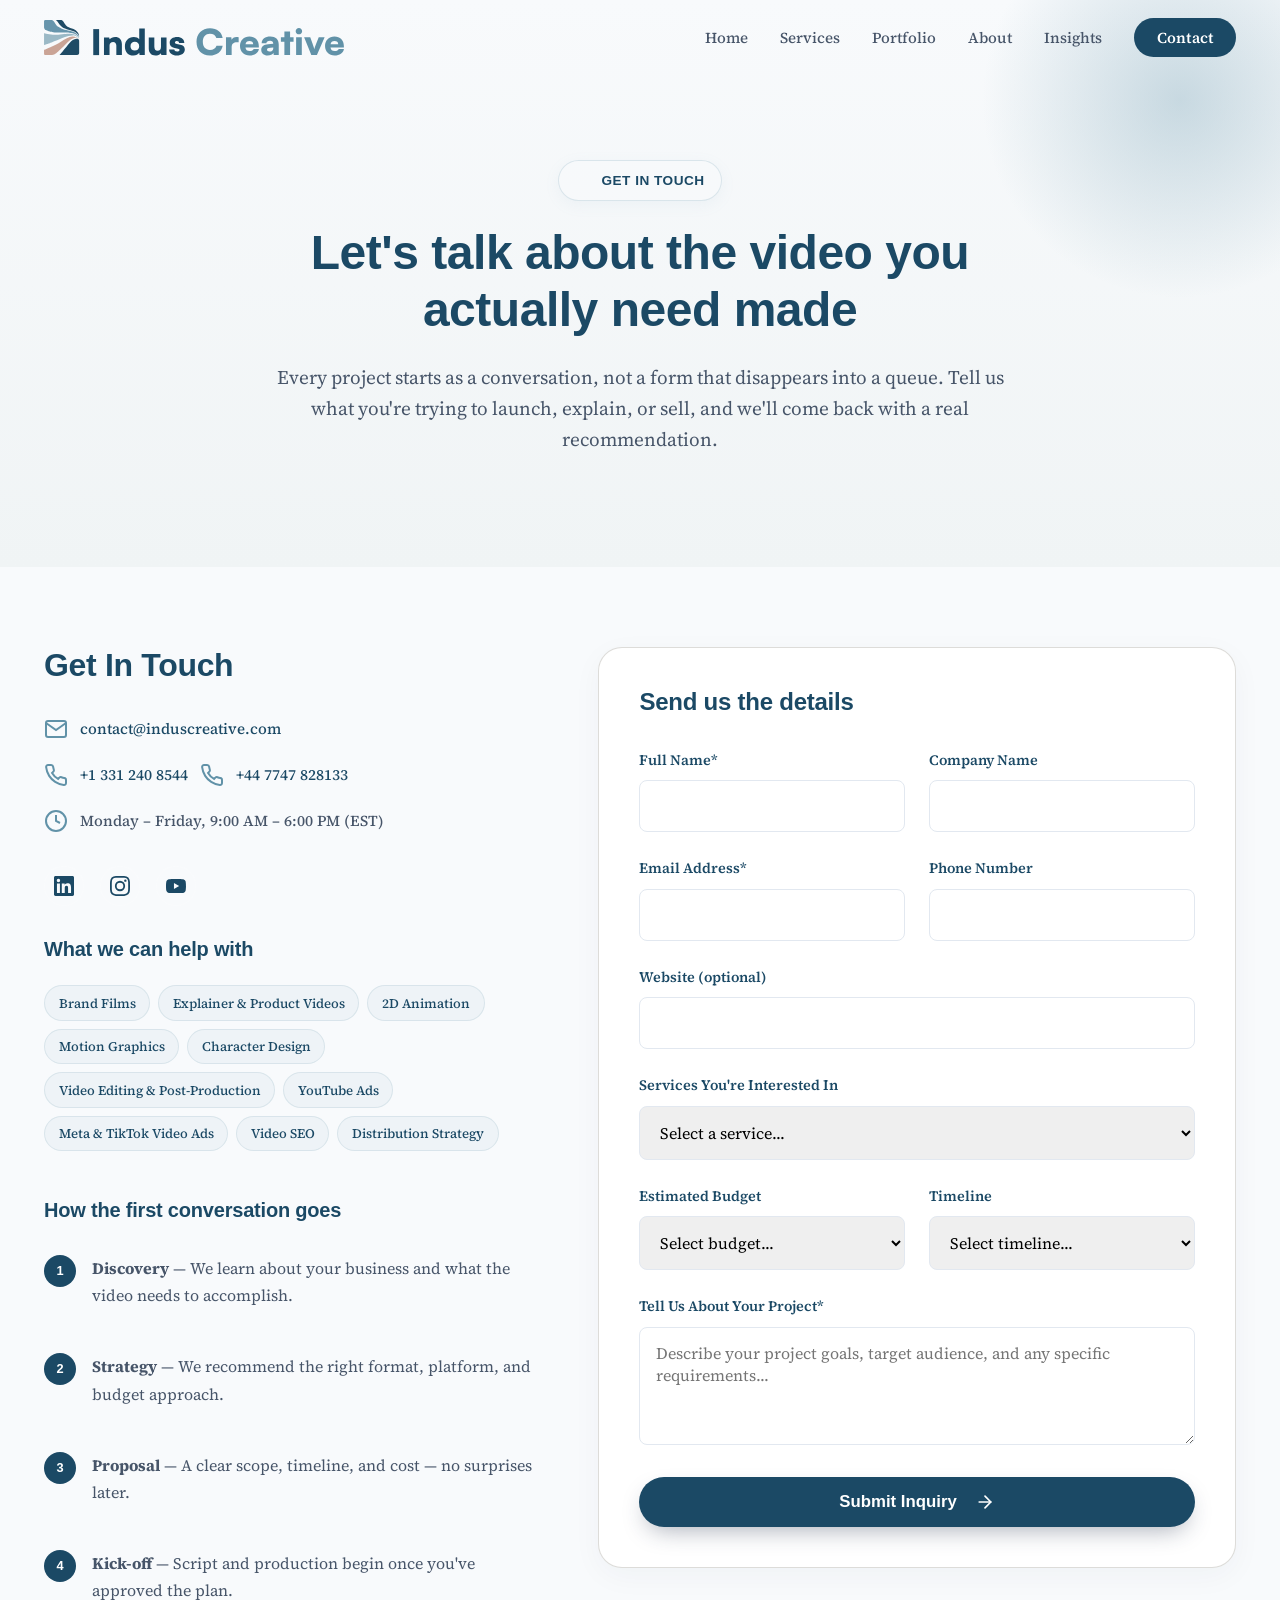
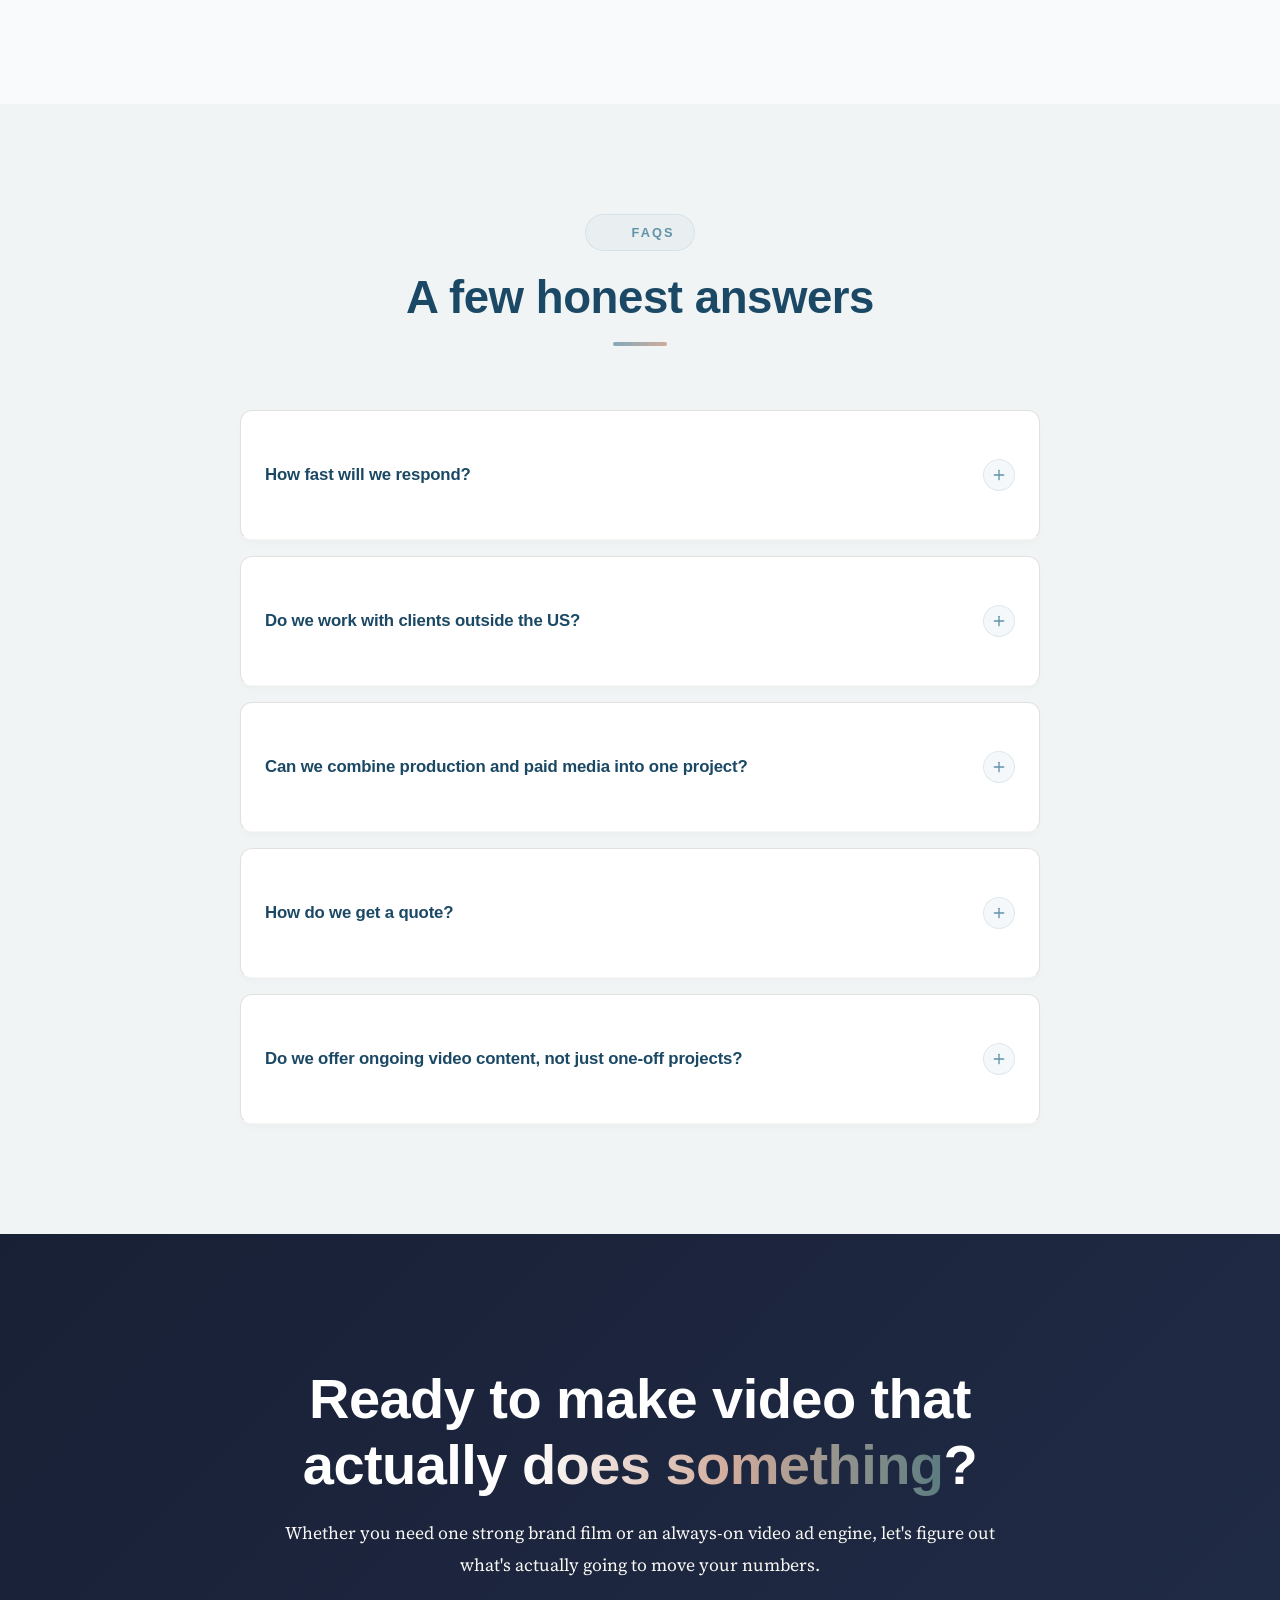
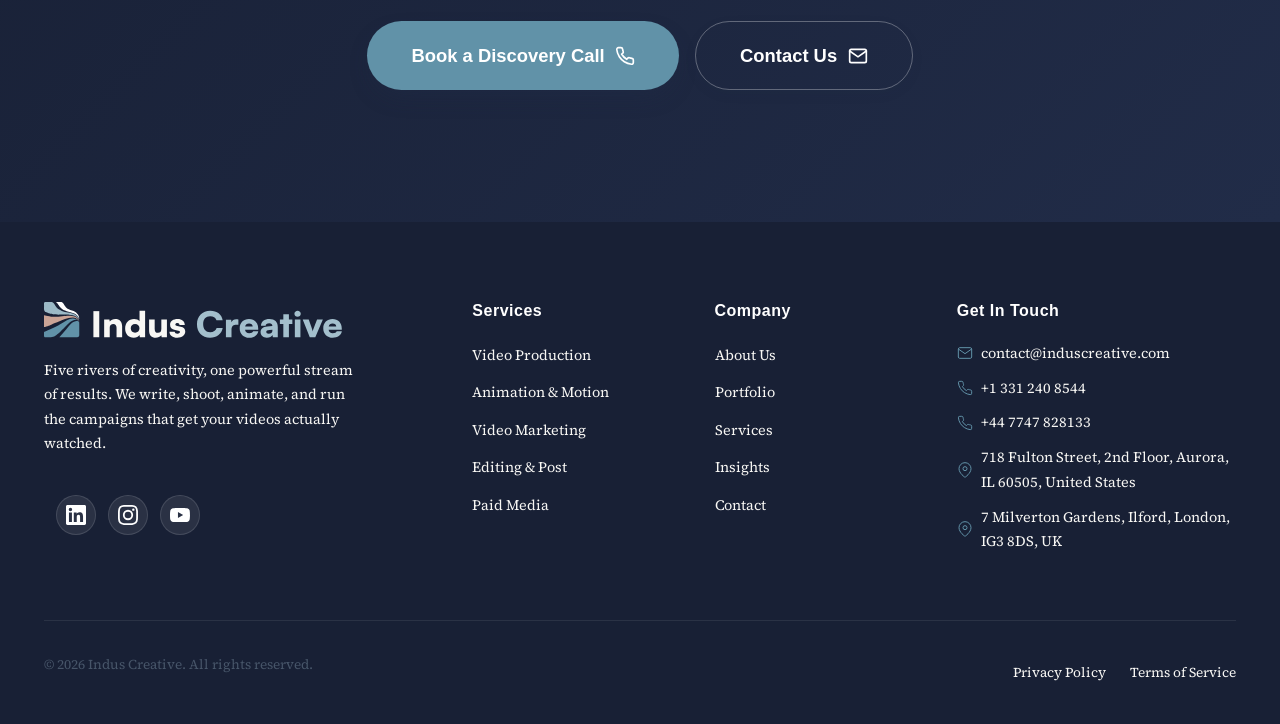
<file: Contact.html>
<!DOCTYPE html>
<html lang="en">

<head>
    <meta charset="UTF-8">
    <meta name="viewport" content="width=device-width, initial-scale=1.0">
    <title>Contact Indus Creative | Video Marketing Agency</title>
    <meta name="description"
        content="Get in touch with Indus Creative about video production, animation, or video ad campaigns; tell us your goals and we'll respond within one business day.">
    <meta name="robots" content="index, follow">
    <meta property="og:title" content="Contact Indus Creative | Video Marketing Agency">
    <meta property="og:description"
        content="Get in touch with Indus Creative about video production, animation, or video ad campaigns; tell us your goals and we'll respond within one business day.">
    <meta property="og:type" content="website">
    <meta name="twitter:card" content="summary_large_image">
    <link rel="icon" type="image/svg+xml"
        href="data:image/svg+xml,%3Csvg id='Layer_2' data-name='Layer 2' xmlns='http://www.w3.org/2000/svg' viewBox='0 0 248 248'%3E%3Cg id='Layer_1-2' data-name='Layer 1'%3E%3Cg%3E%3Cpath d='M0,9.13C0,4.09,4.09,0,9.13,0h44.01s3.26,0,5.81,1.12c4.31,1.89,10.58,6.33,16.79,17.61,6.26,11.37,16.33,23.44,24.46,29.77,7.7,6,37.7,21,69.26,25.3,37.83,6.13,46.91,12.01,56.93,20.25,13.7,11.25,19.37,25.92,21.6,37.39,0,0-9.47-20.86-22.38-28.98s-35.02-11.84-48.03-13.11c-13.01-1.27-65.76-.55-65.76-.55,0,0-25.23,1.12-47.36-2.35-6.67-1.05-20.48-3.49-31.46-7.19-10.87-3.66-14.67-5.46-19.96-8.4-1.87-1.04-12.67-6.46-13.04-18.59V9.13Z' fill='%236795ac'/%3E%3Cpath d='M0,93.11s45.81,11.74,74.77,11.48,82.7-7.83,92.87-7.83,32.35-1.04,53.22,7.83c13.77,5.86,26.44,28.03,27.15,30.9,0,0-17.82-28.03-44.82-26.86s-36.39,4.24-55.17,11.41c-18.78,7.17-96.59,39.46-96.59,39.46,0,0-32.66,13.83-51.42,17.22v-83.61Z' fill='%239bb9c6'/%3E%3Cpath d='M0,210.76s81.29-32.35,113.9-54c32.61-21.65,64.96-38.35,85.04-40.7,20.09-2.35,37.6,8.66,49.06,22.16,0,0-14.36-13.62-28.71-12.48-14.35,1.14-33.52,13.79-44.87,24.23-11.35,10.43-60.78,62.35-75.91,74.09-15.13,11.74-23.73,23.93-50.87,23.93H9.34c-5.16,0-9.34-4.18-9.34-9.34v-27.9Z' fill='%23caa496'/%3E%3Cpath d='M107.9,248h125.84c7.87,0,14.26-6.38,14.26-14.26v-81.68s0-5.39-.33-7.39c-.28-1.7-.73-3.46-1.52-4.84-3.1-4.99-8.58-7.05-17.74-6.55-17.22.78-34.7,14.35-46.7,28.17s-36.52,44.87-50.61,60.26c-14.09,15.39-23.22,26.28-23.22,26.28Z' fill='%231f4b65'/%3E%3Cpath d='M82.87,0h38.85s2.69,0,4.73.97c2.9,1.37,6.88,4.49,11.18,11.53,8.61,14.09,14.35,23.74,21.65,29.48,7.3,5.74,20.74,12.78,37.57,18.52,16.83,5.74,26.22,10.57,36.78,21.65,9.36,9.82,14.36,21.27,14.36,37.3,0,0-3.18-9.92-10.91-19.7-2.87-3.64-8.57-9.54-12.43-12.1-8.89-5.9-7.51-5.06-11.91-6.96-4.98-2.15-11.94-4.16-16.28-5.33-4.58-1.23-13.93-3.01-24.39-6.26-8.21-2.55-17.35-5.5-23.74-8.61-7.45-3.63-24.26-10-37.7-27.5C97.2,15.5,94.09,7.94,82.87,0Z' fill='%231f4b65'/%3E%3C/g%3E%3C/g%3E%3C/svg%3E">
    <link rel="preconnect" href="https://fonts.googleapis.com">
    <link rel="preconnect" href="https://fonts.gstatic.com" crossorigin>
    <link href="https://fonts.googleapis.com/css2?family=Source+Serif+4:ital,opsz,wght@0,8..60,200..900;1,8..60,200..900&display=swap" rel="stylesheet">    
    <link href="https://api.fontshare.com/v2/css?f[]=satoshi@400,500,700,900&display=swap" rel="stylesheet">
    <link rel="stylesheet" href="style.css">
</head>

<body class="ic-brand ic-page-contact">

    <!-- ═══════════════════════════════════════════ NAVBAR ═══════════════════════════════════════════ -->
    <nav class="navbar" id="navbar">
        <div class="nav-container">
            <div class="logo-container">
                <a href="https://induscreative.com" class="nav-logo" id="nav-logo">
                    <?xml version="1.0" encoding="UTF-8"?>
                    <svg id="Layer_2" data-name="Layer 2" xmlns="http://www.w3.org/2000/svg"
                        viewBox="0 0 1254.74 148.85" style=" width: 100%" ;>
                        <g id="Layer_1-2" data-name="Layer 1">
                            <g>
                                <g>
                                    <path d="M230.35,146.9h-24.48V38.12h24.48v108.78Z" fill="#1b4965" />
                                    <path
                                        d="M250.75,146.9v-73.5h21.91l1.51,7.64c4.68-6.32,13.3-10,23.12-10,17.98,0,28.41,11.17,28.41,30.43v45.42h-23.27v-39.98c0-9.26-5.29-15.29-13.3-15.29-9.22,0-15.11,5.88-15.11,14.99v40.28h-23.27Z"
                                        fill="#1b4965" />
                                    <path
                                        d="M338.24,110.59c0-23.37,14.36-39.54,37.32-39.54,9.37,0,18.28,3.67,22.67,9.11v-44.1h23.27v110.84h-21.91l-1.21-9.41c-4.08,6.76-13.45,11.32-24.33,11.32-21.76,0-35.81-14.99-35.81-38.22ZM398.08,109.71c0-11.03-7.56-18.38-18.44-18.38s-17.98,7.5-17.98,18.38,6.95,18.38,17.98,18.38,18.44-7.35,18.44-18.38Z"
                                        fill="#1b4965" />
                                    <path
                                        d="M512.47,73.4v73.5h-21.91l-1.51-8.23c-4.68,6.03-14.05,10.14-23.12,10.14-17.23,0-27.8-11.17-27.8-29.25v-46.16h23.27v37.93c0,12.05,4.23,17.35,13.75,17.35s14.05-5,14.05-17.05v-38.22h23.27Z"
                                        fill="#1b4965" />
                                    <path
                                        d="M545.11,123.67c.3,5.15,4.23,8.23,11.33,8.23s10.58-2.5,10.58-6.32c0-2.21-1.21-4.56-6.8-5.73l-13.9-2.94c-13.9-2.94-20.7-8.82-20.7-21.76,0-15.29,13.45-24.11,31.58-24.11s29.77,10,29.77,24.84h-22.06c0-5-3.17-8.38-8.76-8.38-5.29,0-8.61,2.65-8.61,6.62,0,3.38,2.87,5.29,8.16,6.47l14.05,2.94c12.39,2.65,19.19,8.23,19.19,19.99,0,15.73-13.75,25.28-33.39,25.28s-32.49-10.29-32.49-25.14h22.06Z"
                                        fill="#1b4965" />
                                    <path
                                        d="M637.86,91.51c0-34.67,22.68-57.49,56.78-57.49,28.54,0,49.07,15.91,52.62,40.83h-26.38c-3.39-11.11-13.12-17.41-26.85-17.41-18.52,0-29.78,12.76-29.78,33.92s11.42,33.92,29.78,33.92c14.04,0,24.38-6.75,27.46-17.71h25.92c-4.01,24.77-25.3,41.13-53.85,41.13-34.25,0-55.7-22.06-55.7-57.19Z"
                                        fill="#6192a8" />
                                    <path
                                        d="M814.22,93.61h-7.56c-13.58,0-21.76,5.85-21.76,20.71v32.57h-23.76v-74.9h22.37l1.23,11.11c3.24-7.35,10.03-12.31,20.37-12.31,2.78,0,5.86.3,9.1,1.05v21.76Z"
                                        fill="#6192a8" />
                                    <path
                                        d="M819.77,109.22c0-23.42,16.2-39.78,39.5-39.78s39.35,15.46,39.35,39.93v5.85l-56.01.3c1.39,9.91,7.1,14.56,17.59,14.56,8.95,0,15.28-3.15,16.97-8.56h21.76c-2.78,16.66-18.05,27.32-39.19,27.32-23.3,0-39.96-16.51-39.96-39.63ZM842.92,101.27h32.09c0-7.96-6.02-13.06-15.58-13.06s-14.66,4.05-16.51,13.06Z"
                                        fill="#6192a8" />
                                    <path
                                        d="M908.65,124.83c0-13.81,10.03-22.37,28.54-23.72l21.6-1.65v-1.2c0-7.35-4.63-11.26-13.12-11.26-10.03,0-15.43,3.75-15.43,10.51h-19.75c0-16.96,14.35-28.07,36.41-28.07s35.03,12.16,35.03,33.62v43.83h-20.98l-1.54-9.91c-2.47,6.9-12.65,11.86-24.22,11.86-16.36,0-26.54-9.31-26.54-24.02ZM958.95,118.83v-4.05l-12.04,1.05c-10.34.9-14.04,3.15-14.04,7.96,0,5.4,3.39,7.96,10.65,7.96,9.1,0,15.43-4.35,15.43-12.91Z"
                                        fill="#6192a8" />
                                    <path
                                        d="M1005.55,146.9v-55.84h-14.66v-19.21h14.66v-23.27h23.76v23.27h14.66v19.21h-14.66v55.84h-23.76Z"
                                        fill="#6192a8" />
                                    <path
                                        d="M1052.76,46.93c0-7.36,6.02-13.06,13.58-13.06s13.42,5.7,13.42,13.06-6.02,13.21-13.42,13.21-13.58-5.85-13.58-13.21ZM1054.62,71.85h23.76v75.05h-23.76v-75.05Z"
                                        fill="#6192a8" />
                                    <path
                                        d="M1088.1,71.85h25.61l9.41,26.27c3.86,10.96,6.94,20.41,7.56,23.87.93-4.35,4.32-14.11,8.18-23.87l10.34-26.27h24.69l-32.25,75.05h-23.45l-30.09-75.05Z"
                                        fill="#6192a8" />
                                    <path
                                        d="M1175.58,109.22c0-23.42,16.2-39.78,39.5-39.78s39.35,15.46,39.35,39.93v5.85l-56.01.3c1.39,9.91,7.1,14.56,17.59,14.56,8.95,0,15.28-3.15,16.97-8.56h21.76c-2.78,16.66-18.05,27.32-39.19,27.32-23.3,0-39.96-16.51-39.96-39.63ZM1198.73,101.27h32.09c0-7.96-6.02-13.06-15.58-13.06s-14.66,4.05-16.51,13.06Z"
                                        fill="#6192a8" />
                                </g>
                                <g>
                                    <path
                                        d="M0,5.41C0,2.42,2.42,0,5.41,0h26.07s1.93,0,3.44.66c2.55,1.12,6.27,3.75,9.94,10.43,3.71,6.74,9.67,13.88,14.49,17.63,4.56,3.55,22.33,12.44,41.02,14.99,22.41,3.63,27.78,7.12,33.72,11.99,8.11,6.66,11.47,15.36,12.8,22.15,0,0-5.61-12.35-13.26-17.16-7.65-4.81-20.74-7.01-28.45-7.76s-38.95-.33-38.95-.33c0,0-14.95.66-28.05-1.39-3.95-.62-12.13-2.07-18.64-4.26-6.44-2.17-8.69-3.23-11.82-4.98-1.11-.62-7.51-3.82-7.72-11.01V5.41Z"
                                        fill="#6795ac" />
                                    <path
                                        d="M0,55.15s27.13,6.95,44.29,6.8c17.15-.15,48.98-4.64,55.01-4.64s19.16-.62,31.52,4.64c8.16,3.47,15.66,16.6,16.08,18.3,0,0-10.56-16.6-26.55-15.91-15.99.7-21.56,2.51-32.68,6.76-11.13,4.25-57.21,23.37-57.21,23.37,0,0-19.35,8.19-30.46,10.2v-49.52Z"
                                        fill="#9bb9c6" />
                                    <path
                                        d="M0,124.84s48.15-19.16,67.46-31.99c19.31-12.83,38.48-22.71,50.37-24.1,11.9-1.39,22.27,5.13,29.06,13.13,0,0-8.51-8.07-17.01-7.39-8.5.68-19.86,8.17-26.58,14.35-6.72,6.18-36,36.93-44.97,43.88-8.96,6.95-14.05,14.18-30.13,14.18H5.53c-3.06,0-5.53-2.48-5.53-5.53v-16.53Z"
                                        fill="#caa496" />
                                    <path
                                        d="M63.91,146.9h74.54c4.66,0,8.45-3.78,8.45-8.45v-48.38s0-3.19-.19-4.37c-.16-1.01-.44-2.05-.9-2.87-1.83-2.96-5.08-4.18-10.51-3.88-10.2.46-20.55,8.5-27.66,16.69-7.11,8.19-21.63,26.58-29.98,35.69-8.34,9.12-13.75,15.57-13.75,15.57Z"
                                        fill="#1f4b65" />
                                    <path
                                        d="M49.09,0h23.01s1.59,0,2.8.57c1.72.81,4.08,2.66,6.63,6.83,5.1,8.34,8.5,14.06,12.83,17.46,4.33,3.4,12.28,7.57,22.25,10.97,9.97,3.4,15.53,6.26,21.79,12.83,5.54,5.82,8.51,12.6,8.51,22.1,0,0-1.88-5.88-6.46-11.67-1.7-2.15-5.08-5.65-7.37-7.17-5.27-3.49-4.45-3-7.06-4.12-2.95-1.27-7.07-2.47-9.64-3.16-2.72-.73-8.25-1.78-14.45-3.71-4.86-1.51-10.28-3.26-14.06-5.1-4.41-2.15-14.37-5.92-22.33-16.29-7.96-10.37-9.8-14.84-16.45-19.55Z"
                                        fill="#1f4b65" />
                                </g>
                            </g>
                        </g>
                    </svg>
            </div>
            <ul class="nav-links" id="nav-links">
                <li><a href="./" class="nav-link">Home</a></li>
                <li><a href="./Services" class="nav-link">Services</a></li>
                <li><a href="./Portfolio" class="nav-link">Portfolio</a></li>
                <li><a href="./AboutIndus" class="nav-link">About</a></li>
                <li><a href="./insights" class="nav-link">Insights</a></li>
                <li><a href="./Contact" class="nav-link nav-link-cta">Contact</a></li>
            </ul>
            <button class="hamburger" id="hamburger" aria-label="Toggle navigation menu">
                <span></span>
                <span></span>
                <span></span>
            </button>
        </div>
    </nav>

    <main>
        <!-- PAGE HERO -->
        <section class="page-hero animate-on-scroll fade-in-up">
            <div class="hero-glow"
                style="width: 400px; height: 400px; top: -100px; right: -100px; position: absolute; background: radial-gradient(circle, rgba(129, 168, 186, 0.4) 0%, transparent 70%); border-radius: 50%;">
            </div>
            <div class="container">
                <div class="hero-content" style="text-align: center; max-width: 800px; margin: 0 auto;">
                    <div class="hero-badge"
                        style="display: inline-block; padding: 0.5rem 1rem; border-radius: 100px; background: rgba(255, 255, 255, 20%); color: var(--c-navy); font-weight: 600; margin-bottom: 1.5rem;">
                        Get In Touch</div>
                    <h1 class="hero-title" style="font-size: 3rem; margin-bottom: 1.5rem;">Let's talk about the video
                        you actually need made</h1>
                    <p class="hero-subtitle" style="font-size: 1.2rem; color: #475569; line-height: 1.6;">Every project
                        starts as a conversation, not a form that disappears into a queue. Tell us what you're trying to
                        launch, explain, or sell, and we'll come back with a real recommendation.</p>
                </div>
            </div>
        </section>

        <!-- CONTACT SECTION -->
        <section class="content-section animate-on-scroll fade-in-up" style="padding: 5rem 0;">
            <div class="container">
                <div class="contact-layout">
                    <!-- LEFT COLUMN -->
                    <div class="contact-info">
                        <h3 style="font-size: 2rem; margin-bottom: 2rem;">Get In Touch</h3>

                        <div class="contact-details">
                            <div class="contact-detail-item">
                                <svg width="24" height="24" viewBox="0 0 24 24" fill="none" stroke="currentColor"
                                    stroke-width="2">
                                    <path
                                        d="M4 4h16c1.1 0 2 .9 2 2v12c0 1.1-.9 2-2 2H4c-1.1 0-2-.9-2-2V6c0-1.1.9-2 2-2z" />
                                    <path d="M22 6l-10 7L2 6" />
                                </svg>
                                <a href="mailto:contact@induscreative.com">contact@induscreative.com</a>
                            </div>
                            <div class="contact-detail-item">
                                <svg width="24" height="24" viewBox="0 0 24 24" fill="none" stroke="currentColor"
                                    stroke-width="2">
                                    <path
                                        d="M22 16.92v3a2 2 0 0 1-2.18 2 19.79 19.79 0 0 1-8.63-3.07 19.5 19.5 0 0 1-6-6 19.79 19.79 0 0 1-3.07-8.67A2 2 0 0 1 4.11 2h3a2 2 0 0 1 2 1.72 12.84 12.84 0 0 0 .7 2.81 2 2 0 0 1-.45 2.11L8.09 9.91a16 16 0 0 0 6 6l1.27-1.27a2 2 0 0 1 2.11-.45 12.84 12.84 0 0 0 2.81.7A2 2 0 0 1 22 16.92z" />
                                </svg>
                                <a href="tel:+13312408544">+1 331 240 8544</a>
                                <svg width="24" height="24" viewBox="0 0 24 24" fill="none" stroke="currentColor"
                                    stroke-width="2">
                                    <path
                                        d="M22 16.92v3a2 2 0 0 1-2.18 2 19.79 19.79 0 0 1-8.63-3.07 19.5 19.5 0 0 1-6-6 19.79 19.79 0 0 1-3.07-8.67A2 2 0 0 1 4.11 2h3a2 2 0 0 1 2 1.72 12.84 12.84 0 0 0 .7 2.81 2 2 0 0 1-.45 2.11L8.09 9.91a16 16 0 0 0 6 6l1.27-1.27a2 2 0 0 1 2.11-.45 12.84 12.84 0 0 0 2.81.7A2 2 0 0 1 22 16.92z" />
                                </svg>
                                <a href="tel:+447747828133">+44 7747 828133</a>
                            </div>
                            <div class="contact-detail-item">
                                <svg width="24" height="24" viewBox="0 0 24 24" fill="none" stroke="currentColor"
                                    stroke-width="2">
                                    <circle cx="12" cy="12" r="10" />
                                    <polyline points="12 6 12 12 16 14" />
                                </svg>
                                <span>Monday – Friday, 9:00 AM – 6:00 PM (EST)</span>
                            </div>
                        </div>

                        <div class="footer-socials" style="margin: 2rem 0; display: flex; gap: 1rem;">
                            <a href="https://www.linkedin.com/company/induscreative" class="social-link"
                                aria-label="LinkedIn" style="color: var(--c-navy);">
                                <svg width="20" height="20" viewBox="0 0 24 24" fill="currentColor">
                                    <path
                                        d="M20.447 20.452h-3.554v-5.569c0-1.328-.027-3.037-1.852-3.037-1.853 0-2.136 1.445-2.136 2.939v5.667H9.351V9h3.414v1.561h.046c.477-.9 1.637-1.85 3.37-1.85 3.601 0 4.267 2.37 4.267 5.455v6.286zM5.337 7.433a2.062 2.062 0 0 1-2.063-2.065 2.064 2.064 0 1 1 2.063 2.065zm1.782 13.019H3.555V9h3.564v11.452zM22.225 0H1.771C.792 0 0 .774 0 1.729v20.542C0 23.227.792 24 1.771 24h20.451C23.2 24 24 23.227 24 22.271V1.729C24 .774 23.2 0 22.222 0h.003z" />
                                </svg>
                            </a>
                            <a href="https://www.instagram.com/induscreativellc" class="social-link"
                                aria-label="Instagram" style="color: var(--c-navy);">
                                <svg width="20" height="20" viewBox="0 0 24 24" fill="currentColor">
                                    <path
                                        d="M12 2.163c3.204 0 3.584.012 4.85.07 3.252.148 4.771 1.691 4.919 4.919.058 1.265.069 1.645.069 4.849 0 3.205-.012 3.584-.069 4.849-.149 3.225-1.664 4.771-4.919 4.919-1.266.058-1.644.07-4.85.07-3.204 0-3.584-.012-4.849-.07-3.26-.149-4.771-1.699-4.919-4.92-.058-1.265-.07-1.644-.07-4.849 0-3.204.013-3.583.07-4.849.149-3.227 1.664-4.771 4.919-4.919 1.266-.057 1.645-.069 4.849-.069zM12 0C8.741 0 8.333.014 7.053.072 2.695.272.273 2.69.073 7.052.014 8.333 0 8.741 0 12c0 3.259.014 3.668.072 4.948.2 4.358 2.618 6.78 6.98 6.98C8.333 23.986 8.741 24 12 24c3.259 0 3.668-.014 4.948-.072 4.354-.2 6.782-2.618 6.979-6.98.059-1.28.073-1.689.073-4.948 0-3.259-.014-3.667-.072-4.947-.196-4.354-2.617-6.78-6.979-6.98C15.668.014 15.259 0 12 0zm0 5.838a6.162 6.162 0 1 0 0 12.324 6.162 6.162 0 0 0 0-12.324zM12 16a4 4 0 1 1 0-8 4 4 0 0 1 0 8zm6.406-11.845a1.44 1.44 0 1 0 0 2.881 1.44 1.44 0 0 0 0-2.881z" />
                                </svg>
                            </a>
                            <a href="https://www.youtube.com/@IndusCreative" class="social-link" aria-label="YouTube"
                                style="color: var(--c-navy);">
                                <svg width="20" height="20" viewBox="0 0 24 24" fill="currentColor">
                                    <path
                                        d="M23.498 6.186a3.016 3.016 0 0 0-2.122-2.136C19.505 3.545 12 3.545 12 3.545s-7.505 0-9.377.505A3.017 3.017 0 0 0 .502 6.186C0 8.07 0 12 0 12s0 3.93.502 5.814a3.016 3.016 0 0 0 2.122 2.136c1.871.505 9.376.505 9.376.505s7.505 0 9.377-.505a3.015 3.015 0 0 0 2.122-2.136C24 15.93 24 12 24 12s0-3.93-.502-5.814zM9.545 15.568V8.432L15.818 12l-6.273 3.568z" />
                                </svg>
                            </a>
                        </div>

                        <h4 style="font-size: 1.25rem; margin-bottom: 1rem;">What we can help with</h4>
                        <div class="contact-services-grid">
                            <span class="contact-service-tag">Brand Films</span>
                            <span class="contact-service-tag">Explainer & Product Videos</span>
                            <span class="contact-service-tag">2D Animation</span>
                            <span class="contact-service-tag">Motion Graphics</span>
                            <span class="contact-service-tag">Character Design</span>
                            <span class="contact-service-tag">Video Editing & Post-Production</span>
                            <span class="contact-service-tag">YouTube Ads</span>
                            <span class="contact-service-tag">Meta & TikTok Video Ads</span>
                            <span class="contact-service-tag">Video SEO</span>
                            <span class="contact-service-tag">Distribution Strategy</span>
                        </div>

                        <h4 style="font-size: 1.25rem; margin-top: 3rem; margin-bottom: 1.5rem;">How the first
                            conversation goes</h4>
                        <div class="contact-steps">
                            <div class="contact-step">
                                <div class="contact-step-number">1</div>
                                <div class="contact-step-text"><strong>Discovery</strong> — We learn about your business
                                    and what the video needs to accomplish.</div>
                            </div>
                            <div class="contact-step">
                                <div class="contact-step-number">2</div>
                                <div class="contact-step-text"><strong>Strategy</strong> — We recommend the right
                                    format, platform, and budget approach.</div>
                            </div>
                            <div class="contact-step">
                                <div class="contact-step-number">3</div>
                                <div class="contact-step-text"><strong>Proposal</strong> — A clear scope, timeline, and
                                    cost — no surprises later.</div>
                            </div>
                            <div class="contact-step">
                                <div class="contact-step-number">4</div>
                                <div class="contact-step-text"><strong>Kick-off</strong> — Script and production begin
                                    once you've approved the plan.</div>
                            </div>
                        </div>
                    </div>

                    <!-- RIGHT COLUMN -->
                    <div class="contact-form-wrapper">
                        <h3 style="font-size: 1.5rem; margin-bottom: 2rem;">Send us the details</h3>
                        <form id="contact-form" action="https://api.web3forms.com/submit" method="POST">
                            <input type="hidden" name="access_key" value="4082140d-42b4-4c84-99c2-a1767512b910">

                            <div class="form-row">
                                <div class="form-group">
                                    <label>Full Name*</label>
                                    <input type="text" name="name" required="">
                                </div>
                                <div class="form-group">
                                    <label>Company Name</label>
                                    <input type="text" name="company">
                                </div>
                            </div>

                            <div class="form-row">
                                <div class="form-group">
                                    <label>Email Address*</label>
                                    <input type="email" name="email" required="">
                                </div>
                                <div class="form-group">
                                    <label>Phone Number</label>
                                    <input type="tel" name="phone">
                                </div>
                            </div>

                            <div class="form-group">
                                <label>Website (optional)</label>
                                <input type="text" name="website">
                            </div>

                            <div class="form-group">
                                <label>Services You're Interested In</label>
                                <select name="service">
                                    <option value="" disabled="" selected="">Select a service...</option>
                                    <option value="video-production">Video Production</option>
                                    <option value="2d-animation">2D Animation</option>
                                    <option value="brand-films">Brand Films</option>
                                    <option value="video-editing">Video Editing</option>
                                    <option value="motion-graphics">Motion Graphics</option>
                                    <option value="youtube-ads">YouTube Ads</option>
                                    <option value="meta-tiktok-ads">Meta &amp; TikTok Ads</option>
                                    <option value="video-seo">Video SEO</option>
                                    <option value="distribution-strategy">Distribution Strategy</option>
                                    <option value="full-service">Full Service</option>
                                </select>
                            </div>

                            <div class="form-row">
                                <div class="form-group">
                                    <label>Estimated Budget</label>
                                    <select name="budget">
                                        <option value="" disabled="" selected="">Select budget...</option>
                                        <option value="under-5k">Under $5,000</option>
                                        <option value="5k-10k">$5,000-$10,000</option>
                                        <option value="10k-25k">$10,000-$25,000</option>
                                        <option value="25k-50k">$25,000-$50,000</option>
                                        <option value="50k-plus">$50,000+</option>
                                    </select>
                                </div>
                                <div class="form-group">
                                    <label>Timeline</label>
                                    <select name="timeline">
                                        <option value="" disabled="" selected="">Select timeline...</option>
                                        <option value="asap">ASAP</option>
                                        <option value="1-2-weeks">1-2 Weeks</option>
                                        <option value="2-4-weeks">2-4 Weeks</option>
                                        <option value="1-2-months">1-2 Months</option>
                                        <option value="3-plus-months">3+ Months</option>
                                        <option value="flexible">Flexible</option>
                                    </select>
                                </div>
                            </div>

                            <div class="form-group">
                                <label>Tell Us About Your Project*</label>
                                <textarea name="message" required=""
                                    placeholder="Describe your project goals, target audience, and any specific requirements..."
                                    rows="4"></textarea>
                            </div>
                            <div class="h-captcha" data-captcha="true"></div>
                            <button type="submit" class="btn btn-primary" style="width: 100%; justify-content: center;">
                                Submit Inquiry
                                <svg width="20" height="20" viewBox="0 0 24 24" fill="none" stroke="currentColor"
                                    stroke-width="2" stroke-linecap="round" stroke-linejoin="round"
                                    style="margin-left: 0.5rem;">
                                    <line x1="5" y1="12" x2="19" y2="12"></line>
                                    <polyline points="12 5 19 12 12 19"></polyline>
                                </svg>
                            </button>
                        </form>
                    </div>
                </div>
            </div>
        </section>

        <!-- FAQs SECTION -->
        <section class="content-section content-section--alt">
            <div class="container">
                <div class="section-header animate-on-scroll fade-in-up">
                    <span class="section-tag">FAQs</span>
                    <h2 class="section-title">A few honest answers</h2>
                </div>
                <div class="faq-list animate-on-scroll fade-in-up">
                    <div class="faq-item">
                        <div class="faq-question">
                            <h4>How fast will we respond?</h4>
                            <div class="faq-toggle">
                                <svg width="16" height="16" viewBox="0 0 24 24" fill="none" stroke="currentColor"
                                    stroke-width="2" stroke-linecap="round">
                                    <line x1="12" y1="5" x2="12" y2="19" />
                                    <line x1="5" y1="12" x2="19" y2="12" />
                                </svg>
                            </div>
                        </div>
                        <div class="faq-answer">
                            <div class="faq-answer-inner">
                                <p>Within one business day.</p>
                            </div>
                        </div>
                    </div>
                    <div class="faq-item">
                        <div class="faq-question">
                            <h4>Do we work with clients outside the US?</h4>
                            <div class="faq-toggle">
                                <svg width="16" height="16" viewBox="0 0 24 24" fill="none" stroke="currentColor"
                                    stroke-width="2" stroke-linecap="round">
                                    <line x1="12" y1="5" x2="12" y2="19" />
                                    <line x1="5" y1="12" x2="19" y2="12" />
                                </svg>
                            </div>
                        </div>
                        <div class="faq-answer">
                            <div class="faq-answer-inner">
                                <p>Yes, remotely, with the same structured process regardless of time zone.</p>
                            </div>
                        </div>
                    </div>
                    <div class="faq-item">
                        <div class="faq-question">
                            <h4>Can we combine production and paid media into one project?</h4>
                            <div class="faq-toggle">
                                <svg width="16" height="16" viewBox="0 0 24 24" fill="none" stroke="currentColor"
                                    stroke-width="2" stroke-linecap="round">
                                    <line x1="12" y1="5" x2="12" y2="19" />
                                    <line x1="5" y1="12" x2="19" y2="12" />
                                </svg>
                            </div>
                        </div>
                        <div class="faq-answer">
                            <div class="faq-answer-inner">
                                <p>That's actually the default here — the two work better planned together than
                                    staggered separately.</p>
                            </div>
                        </div>
                    </div>
                    <div class="faq-item">
                        <div class="faq-question">
                            <h4>How do we get a quote?</h4>
                            <div class="faq-toggle">
                                <svg width="16" height="16" viewBox="0 0 24 24" fill="none" stroke="currentColor"
                                    stroke-width="2" stroke-linecap="round">
                                    <line x1="12" y1="5" x2="12" y2="19" />
                                    <line x1="5" y1="12" x2="19" y2="12" />
                                </svg>
                            </div>
                        </div>
                        <div class="faq-answer">
                            <div class="faq-answer-inner">
                                <p>Fill out the form or email us — we'll follow up with a proposal once we understand
                                    the scope.</p>
                            </div>
                        </div>
                    </div>
                    <div class="faq-item">
                        <div class="faq-question">
                            <h4>Do we offer ongoing video content, not just one-off projects?</h4>
                            <div class="faq-toggle">
                                <svg width="16" height="16" viewBox="0 0 24 24" fill="none" stroke="currentColor"
                                    stroke-width="2" stroke-linecap="round">
                                    <line x1="12" y1="5" x2="12" y2="19" />
                                    <line x1="5" y1="12" x2="19" y2="12" />
                                </svg>
                            </div>
                        </div>
                        <div class="faq-answer">
                            <div class="faq-answer-inner">
                                <p>Yes — monthly video retainers are a big part of what we do, especially for brands
                                    running always-on ad campaigns.</p>
                            </div>
                        </div>
                    </div>
                </div>
            </div>
        </section>

        <!-- ═══════════════════════════════════════════ CTA SECTION ═══════════════════════════════════════════ -->
        <section class="cta-section" id="contact">
            <div class="cta-bg-pattern"></div>
            <div class="container">
                <div class="cta-content animate-on-scroll fade-in-up">
                    <h2 class="cta-title">Ready to make video that actually <span class="gradient-text">does
                            something</span>?</h2>
                    <p class="cta-subtitle">Whether you need one strong brand film or an always-on video ad engine,
                        let's figure out what's actually going to move your numbers.</p>
                    <div class="cta-buttons">
                        <a href="https://calendar.app.google/3vMi6yxUjiBWUuu2A" class="btn btn-primary btn-large"
                            id="cta-book-call">
                            <span>Book a Discovery Call</span>
                            <svg width="20" height="20" viewBox="0 0 24 24" fill="none" stroke="currentColor"
                                stroke-width="2" stroke-linecap="round">
                                <path
                                    d="M22 16.92v3a2 2 0 0 1-2.18 2 19.79 19.79 0 0 1-8.63-3.07 19.5 19.5 0 0 1-6-6 19.79 19.79 0 0 1-3.07-8.67A2 2 0 0 1 4.11 2h3a2 2 0 0 1 2 1.72 12.84 12.84 0 0 0 .7 2.81 2 2 0 0 1-.45 2.11L8.09 9.91a16 16 0 0 0 6 6l1.27-1.27a2 2 0 0 1 2.11-.45 12.84 12.84 0 0 0 2.81.7A2 2 0 0 1 22 16.92z" />
                            </svg>
                        </a>
                        <a href="./Contact" class="btn btn-secondary btn-large" id="cta-contact-us">
                            <span>Contact Us</span>
                            <svg width="20" height="20" viewBox="0 0 24 24" fill="none" stroke="currentColor"
                                stroke-width="2" stroke-linecap="round">
                                <path d="M4 4h16c1.1 0 2 .9 2 2v12c0 1.1-.9 2-2 2H4c-1.1 0-2-.9-2-2V6c0-1.1.9-2 2-2z" />
                                <path d="M22 6l-10 7L2 6" />
                            </svg>
                        </a>
                    </div>
                </div>
            </div>
        </section>

        <!-- ═══════════════════════════════════════════ FOOTER ═══════════════════════════════════════════ -->
        <footer class="footer">
            <div class="container">
                <div class="footer-grid">
                    <div class="footer-brand">
                        <div class="logo-container">
                            <a href="https://induscreative.com" class="nav-logo">
                                <?xml version="1.0" encoding="UTF-8"?>
                                <svg id="Layer_2" data-name="Layer 2" xmlns="http://www.w3.org/2000/svg"
                                    viewBox="0 0 1241.88 148.81" style=" width: 80%">
                                    <g id="Layer_1-2" data-name="Layer 1">
                                        <g>
                                            <g>
                                                <path d="M230.35,146.9h-24.48V38.12h24.48v108.78Z" fill="#f8f7f4" />
                                                <path
                                                    d="M250.75,146.9v-73.5h21.91l1.51,7.64c4.68-6.32,13.3-10,23.12-10,17.98,0,28.41,11.17,28.41,30.43v45.42h-23.27v-39.98c0-9.26-5.29-15.29-13.3-15.29-9.22,0-15.11,5.88-15.11,14.99v40.28h-23.27Z"
                                                    fill="#f8f7f4" />
                                                <path
                                                    d="M338.24,110.59c0-23.37,14.36-39.54,37.32-39.54,9.37,0,18.28,3.67,22.67,9.11v-44.1h23.27v110.84h-21.91l-1.21-9.41c-4.08,6.76-13.45,11.32-24.33,11.32-21.76,0-35.81-14.99-35.81-38.22ZM398.08,109.71c0-11.03-7.56-18.38-18.44-18.38s-17.98,7.5-17.98,18.38,6.95,18.38,17.98,18.38,18.44-7.35,18.44-18.38Z"
                                                    fill="#f8f7f4" />
                                                <path
                                                    d="M512.47,73.4v73.5h-21.91l-1.51-8.23c-4.68,6.03-14.05,10.14-23.12,10.14-17.23,0-27.8-11.17-27.8-29.25v-46.16h23.27v37.93c0,12.05,4.23,17.35,13.75,17.35s14.05-5,14.05-17.05v-38.22h23.27Z"
                                                    fill="#f8f7f4" />
                                                <path
                                                    d="M545.11,123.67c.3,5.15,4.23,8.23,11.33,8.23s10.58-2.5,10.58-6.32c0-2.21-1.21-4.56-6.8-5.73l-13.9-2.94c-13.9-2.94-20.7-8.82-20.7-21.76,0-15.29,13.45-24.11,31.58-24.11s29.77,10,29.77,24.84h-22.06c0-5-3.17-8.38-8.76-8.38-5.29,0-8.61,2.65-8.61,6.62,0,3.38,2.87,5.29,8.16,6.47l14.05,2.94c12.39,2.65,19.19,8.23,19.19,19.99,0,15.73-13.75,25.28-33.39,25.28s-32.49-10.29-32.49-25.14h22.06Z"
                                                    fill="#f8f7f4" />
                                                <path
                                                    d="M637.74,92.65c0-33.96,22.21-56.3,55.61-56.3,27.96,0,48.05,15.58,51.53,39.99h-25.84c-3.33-10.88-12.84-17.05-26.29-17.05-18.13,0-29.16,12.5-29.16,33.22s11.18,33.22,29.16,33.22c13.75,0,23.88-6.62,26.9-17.35h25.39c-3.93,24.25-24.78,40.28-52.74,40.28-33.55,0-54.55-21.61-54.55-56.01Z"
                                                    fill="#a3bfcc" />
                                                <path
                                                    d="M810.46,94.71h-7.4c-13.3,0-21.31,5.73-21.31,20.29v31.9h-23.27v-73.35h21.91l1.21,10.88c3.17-7.2,9.82-12.05,19.95-12.05,2.72,0,5.74.29,8.92,1.03v21.32Z"
                                                    fill="#a3bfcc" />
                                                <path
                                                    d="M815.9,110c0-22.93,15.87-38.96,38.68-38.96s38.53,15.14,38.53,39.1v5.73l-54.85.29c1.36,9.7,6.95,14.26,17.23,14.26,8.76,0,14.96-3.09,16.62-8.38h21.31c-2.72,16.32-17.68,26.75-38.38,26.75-22.82,0-39.14-16.17-39.14-38.81ZM838.57,102.21h31.43c0-7.79-5.89-12.79-15.26-12.79s-14.36,3.97-16.17,12.79Z"
                                                    fill="#a3bfcc" />
                                                <path
                                                    d="M902.94,125.29c0-13.52,9.82-21.9,27.96-23.23l21.16-1.62v-1.18c0-7.2-4.53-11.03-12.84-11.03-9.82,0-15.11,3.67-15.11,10.29h-19.34c0-16.61,14.05-27.49,35.66-27.49s34.3,11.91,34.3,32.93v42.92h-20.55l-1.51-9.7c-2.42,6.76-12.39,11.61-23.72,11.61-16.02,0-25.99-9.11-25.99-23.52ZM952.2,119.41v-3.97l-11.79,1.03c-10.12.88-13.75,3.09-13.75,7.79,0,5.29,3.33,7.79,10.43,7.79,8.92,0,15.11-4.26,15.11-12.64Z"
                                                    fill="#a3bfcc" />
                                                <path
                                                    d="M997.84,146.9v-54.69h-14.36v-18.82h14.36v-22.79h23.27v22.79h14.36v18.82h-14.36v54.69h-23.27Z"
                                                    fill="#a3bfcc" />
                                                <path
                                                    d="M1044.08,48.99c0-7.2,5.89-12.79,13.3-12.79s13.15,5.59,13.15,12.79-5.89,12.94-13.15,12.94-13.3-5.73-13.3-12.94ZM1045.89,73.4h23.27v73.5h-23.27v-73.5Z"
                                                    fill="#a3bfcc" />
                                                <path
                                                    d="M1078.68,73.4h25.08l9.22,25.73c3.78,10.73,6.8,19.99,7.4,23.37.91-4.26,4.23-13.82,8.01-23.37l10.12-25.73h24.18l-31.58,73.5h-22.97l-29.47-73.5Z"
                                                    fill="#a3bfcc" />
                                                <path
                                                    d="M1164.36,110c0-22.93,15.87-38.96,38.68-38.96s38.53,15.14,38.53,39.1v5.73l-54.85.29c1.36,9.7,6.95,14.26,17.23,14.26,8.76,0,14.96-3.09,16.62-8.38h21.31c-2.72,16.32-17.68,26.75-38.38,26.75-22.82,0-39.14-16.17-39.14-38.81ZM1187.03,102.21h31.43c0-7.79-5.89-12.79-15.26-12.79s-14.35,3.97-16.17,12.79Z"
                                                    fill="#a3bfcc" />
                                            </g>
                                            <path
                                                d="M0,5.41C0,2.42,2.42,0,5.41,0h26.07s1.93,0,3.44.66c2.55,1.12,6.27,3.75,9.94,10.43s9.67,13.88,14.49,17.63c4.56,3.55,22.33,12.44,41.02,14.99,22.41,3.63,27.78,7.12,33.72,11.99,8.11,6.66,11.47,15.36,12.8,22.15,0,0-5.61-12.35-13.26-17.16-7.65-4.81-20.74-7.01-28.45-7.76s-38.95-.33-38.95-.33c0,0-14.95.66-28.05-1.39-3.95-.62-12.13-2.07-18.64-4.26-6.44-2.17-8.69-3.23-11.82-4.98-1.11-.62-7.51-3.82-7.72-11.01V5.41Z"
                                                fill="#9bb9c6" />
                                            <path
                                                d="M0,55.15s27.13,6.95,44.29,6.8c17.15-.15,48.98-4.64,55.01-4.64s19.16-.62,31.52,4.64c8.16,3.47,15.66,16.6,16.08,18.3,0,0-10.56-16.6-26.55-15.91-15.99.7-21.56,2.51-32.68,6.76-11.13,4.25-57.21,23.37-57.21,23.37,0,0-19.35,8.19-30.46,10.2v-49.52Z"
                                                fill="#caa496" />
                                            <path
                                                d="M0,124.84s48.15-19.16,67.46-31.99c19.31-12.83,38.48-22.71,50.37-24.1,11.9-1.39,22.27,5.13,29.06,13.13,0,0-8.51-8.07-17.01-7.39-8.5.68-19.86,8.17-26.58,14.35-6.72,6.18-36,36.93-44.97,43.88-8.96,6.95-14.05,14.18-30.13,14.18H5.53c-3.06,0-5.53-2.48-5.53-5.53v-16.53Z"
                                                fill="#6192a8" />
                                            <path
                                                d="M63.91,146.9h74.54c4.66,0,8.45-3.78,8.45-8.45v-48.38s0-3.19-.19-4.37c-.16-1.01-.44-2.05-.9-2.87-1.83-2.96-5.08-4.18-10.51-3.88-10.2.46-20.55,8.5-27.66,16.69-7.11,8.19-21.63,26.58-29.98,35.69-8.34,9.12-13.75,15.57-13.75,15.57Z"
                                                fill="#6192a8" />
                                            <path
                                                d="M49.09,0h23.01s1.59,0,2.8.57c1.72.81,4.08,2.66,6.63,6.83,5.1,8.34,8.5,14.06,12.83,17.46,4.33,3.4,12.28,7.57,22.25,10.97,9.97,3.4,15.53,6.26,21.79,12.83,5.54,5.82,8.51,12.6,8.51,22.1,0,0-1.88-5.88-6.46-11.67-1.7-2.15-5.08-5.65-7.37-7.17-5.27-3.49-4.45-3-7.06-4.12-2.95-1.27-7.07-2.47-9.64-3.16-2.72-.73-8.25-1.78-14.45-3.71-4.86-1.51-10.28-3.26-14.06-5.1-4.41-2.15-14.37-5.92-22.33-16.29-7.96-10.37-9.8-14.84-16.45-19.55Z"
                                                fill="#fff" />
                                        </g>
                                    </g>
                                </svg>
                        </div>
                        <p class="footer-desc">Five rivers of creativity, one powerful stream of results. We write,
                            shoot, animate, and run the campaigns that get your videos actually watched.</p>
                        <div class="footer-socials">
                            <a href="https://www.linkedin.com/company/induscreative" class="social-link"
                                aria-label="LinkedIn">
                                <svg width="20" height="20" viewBox="0 0 24 24" fill="currentColor">
                                    <path
                                        d="M20.447 20.452h-3.554v-5.569c0-1.328-.027-3.037-1.852-3.037-1.853 0-2.136 1.445-2.136 2.939v5.667H9.351V9h3.414v1.561h.046c.477-.9 1.637-1.85 3.37-1.85 3.601 0 4.267 2.37 4.267 5.455v6.286zM5.337 7.433a2.062 2.062 0 0 1-2.063-2.065 2.064 2.064 0 1 1 2.063 2.065zm1.782 13.019H3.555V9h3.564v11.452zM22.225 0H1.771C.792 0 0 .774 0 1.729v20.542C0 23.227.792 24 1.771 24h20.451C23.2 24 24 23.227 24 22.271V1.729C24 .774 23.2 0 22.222 0h.003z" />
                                </svg>
                            </a>
                            <a href="https://www.instagram.com/induscreativellc" class="social-link"
                                aria-label="Instagram">
                                <svg width="20" height="20" viewBox="0 0 24 24" fill="currentColor">
                                    <path
                                        d="M12 2.163c3.204 0 3.584.012 4.85.07 3.252.148 4.771 1.691 4.919 4.919.058 1.265.069 1.645.069 4.849 0 3.205-.012 3.584-.069 4.849-.149 3.225-1.664 4.771-4.919 4.919-1.266.058-1.644.07-4.85.07-3.204 0-3.584-.012-4.849-.07-3.26-.149-4.771-1.699-4.919-4.92-.058-1.265-.07-1.644-.07-4.849 0-3.204.013-3.583.07-4.849.149-3.227 1.664-4.771 4.919-4.919 1.266-.057 1.645-.069 4.849-.069zM12 0C8.741 0 8.333.014 7.053.072 2.695.272.273 2.69.073 7.052.014 8.333 0 8.741 0 12c0 3.259.014 3.668.072 4.948.2 4.358 2.618 6.78 6.98 6.98C8.333 23.986 8.741 24 12 24c3.259 0 3.668-.014 4.948-.072 4.354-.2 6.782-2.618 6.979-6.98.059-1.28.073-1.689.073-4.948 0-3.259-.014-3.667-.072-4.947-.196-4.354-2.617-6.78-6.979-6.98C15.668.014 15.259 0 12 0zm0 5.838a6.162 6.162 0 1 0 0 12.324 6.162 6.162 0 0 0 0-12.324zM12 16a4 4 0 1 1 0-8 4 4 0 0 1 0 8zm6.406-11.845a1.44 1.44 0 1 0 0 2.881 1.44 1.44 0 0 0 0-2.881z" />
                                </svg>
                            </a>
                            <a href="https://www.youtube.com/@IndusCreative" class="social-link" aria-label="YouTube">
                                <svg width="20" height="20" viewBox="0 0 24 24" fill="currentColor">
                                    <path
                                        d="M23.498 6.186a3.016 3.016 0 0 0-2.122-2.136C19.505 3.545 12 3.545 12 3.545s-7.505 0-9.377.505A3.017 3.017 0 0 0 .502 6.186C0 8.07 0 12 0 12s0 3.93.502 5.814a3.016 3.016 0 0 0 2.122 2.136c1.871.505 9.376.505 9.376.505s7.505 0 9.377-.505a3.015 3.015 0 0 0 2.122-2.136C24 15.93 24 12 24 12s0-3.93-.502-5.814zM9.545 15.568V8.432L15.818 12l-6.273 3.568z" />
                                </svg>
                            </a>
                        </div>
                    </div>
                    <div class="footer-links-col">
                        <h4 class="footer-heading">Services</h4>
                        <ul class="footer-links">
                            <li><a href="./video-production">Video Production</a></li>
                            <li><a href="./video-production">Animation & Motion</a></li>
                            <li><a href="./video-marketing">Video Marketing</a></li>
                            <li><a href="./video-production">Editing & Post</a></li>
                            <li><a href="./video-marketing">Paid Media</a></li>
                        </ul>
                    </div>
                    <div class="footer-links-col">
                        <h4 class="footer-heading">Company</h4>
                        <ul class="footer-links">
                            <li><a href="./AboutIndus">About Us</a></li>
                            <li><a href="./Portfolio">Portfolio</a></li>
                            <li><a href="./Services">Services</a></li>
                            <li><a href="./insights">Insights</a></li>
                            <li><a href="./Contact">Contact</a></li>
                        </ul>
                    </div>
                <div class="footer-links-col">
                    <h4 class="footer-heading">Get In Touch</h4>
                    <ul class="footer-links footer-contact">
                        <li>
                            <svg width="16" height="16" viewBox="0 0 24 24" fill="none" stroke="currentColor" stroke-width="1.5"><path d="M4 4h16c1.1 0 2 .9 2 2v12c0 1.1-.9 2-2 2H4c-1.1 0-2-.9-2-2V6c0-1.1.9-2 2-2z"/><path d="M22 6l-10 7L2 6"/></svg>
                            <a href="mailto:contact@induscreative.com">contact@induscreative.com</a>
                        </li>
                        <li>
                            <svg width="16" height="16" viewBox="0 0 24 24" fill="none" stroke="currentColor" stroke-width="1.5"><path d="M22 16.92v3a2 2 0 0 1-2.18 2 19.79 19.79 0 0 1-8.63-3.07 19.5 19.5 0 0 1-6-6 19.79 19.79 0 0 1-3.07-8.67A2 2 0 0 1 4.11 2h3a2 2 0 0 1 2 1.72 12.84 12.84 0 0 0 .7 2.81 2 2 0 0 1-.45 2.11L8.09 9.91a16 16 0 0 0 6 6l1.27-1.27a2 2 0 0 1 2.11-.45 12.84 12.84 0 0 0 2.81.7A2 2 0 0 1 22 16.92z"/></svg>
                            <a href="tel:+13312408544">+1 331 240 8544</a>
                        </li>
                                                <li>
                            <svg width="16" height="16" viewBox="0 0 24 24" fill="none" stroke="currentColor" stroke-width="1.5"><path d="M22 16.92v3a2 2 0 0 1-2.18 2 19.79 19.79 0 0 1-8.63-3.07 19.5 19.5 0 0 1-6-6 19.79 19.79 0 0 1-3.07-8.67A2 2 0 0 1 4.11 2h3a2 2 0 0 1 2 1.72 12.84 12.84 0 0 0 .7 2.81 2 2 0 0 1-.45 2.11L8.09 9.91a16 16 0 0 0 6 6l1.27-1.27a2 2 0 0 1 2.11-.45 12.84 12.84 0 0 0 2.81.7A2 2 0 0 1 22 16.92z"/></svg>
                            <a href="tel:+447747828133">+44 7747 828133</a>
                        </li>
                        <li>
                            <svg width="16" height="16" viewBox="0 0 24 24" fill="none" stroke="currentColor" stroke-width="1.5"><path d="M21 10c0 7-9 13-9 13s-9-6-9-13a9 9 0 0 1 18 0z"/><circle cx="12" cy="10" r="3"/></svg>
                            <a href="https://maps.app.goo.gl/qP6qeZ9dmUya2Xf66">718 Fulton Street, 2nd Floor, Aurora, IL 60505, United States</a>
                        </li>
                        <li>
                            <svg width="16" height="16" viewBox="0 0 24 24" fill="none" stroke="currentColor" stroke-width="1.5"><path d="M21 10c0 7-9 13-9 13s-9-6-9-13a9 9 0 0 1 18 0z"/><circle cx="12" cy="10" r="3"/></svg>
                            <a href="https://maps.app.goo.gl/wnGC9BMXFrqHFhyp6">7 Milverton Gardens, Ilford, London, IG3 8DS, UK</a>
                        </li>
                    </ul>
                </div>
            </div>
                <div class="footer-bottom">
                    <p>&copy; 2026 Indus Creative. All rights reserved.</p>
                    <div class="footer-bottom-links">
                        <a href="./privacy-policy">Privacy Policy</a>
                        <a href="./terms">Terms of Service</a>
                    </div>
                </div>
            </div>
        </footer>
    <script src="https://web3forms.com/client/script.js" async defer></script>
        <script src="script.js"></script>
</body>
</html>
</file>
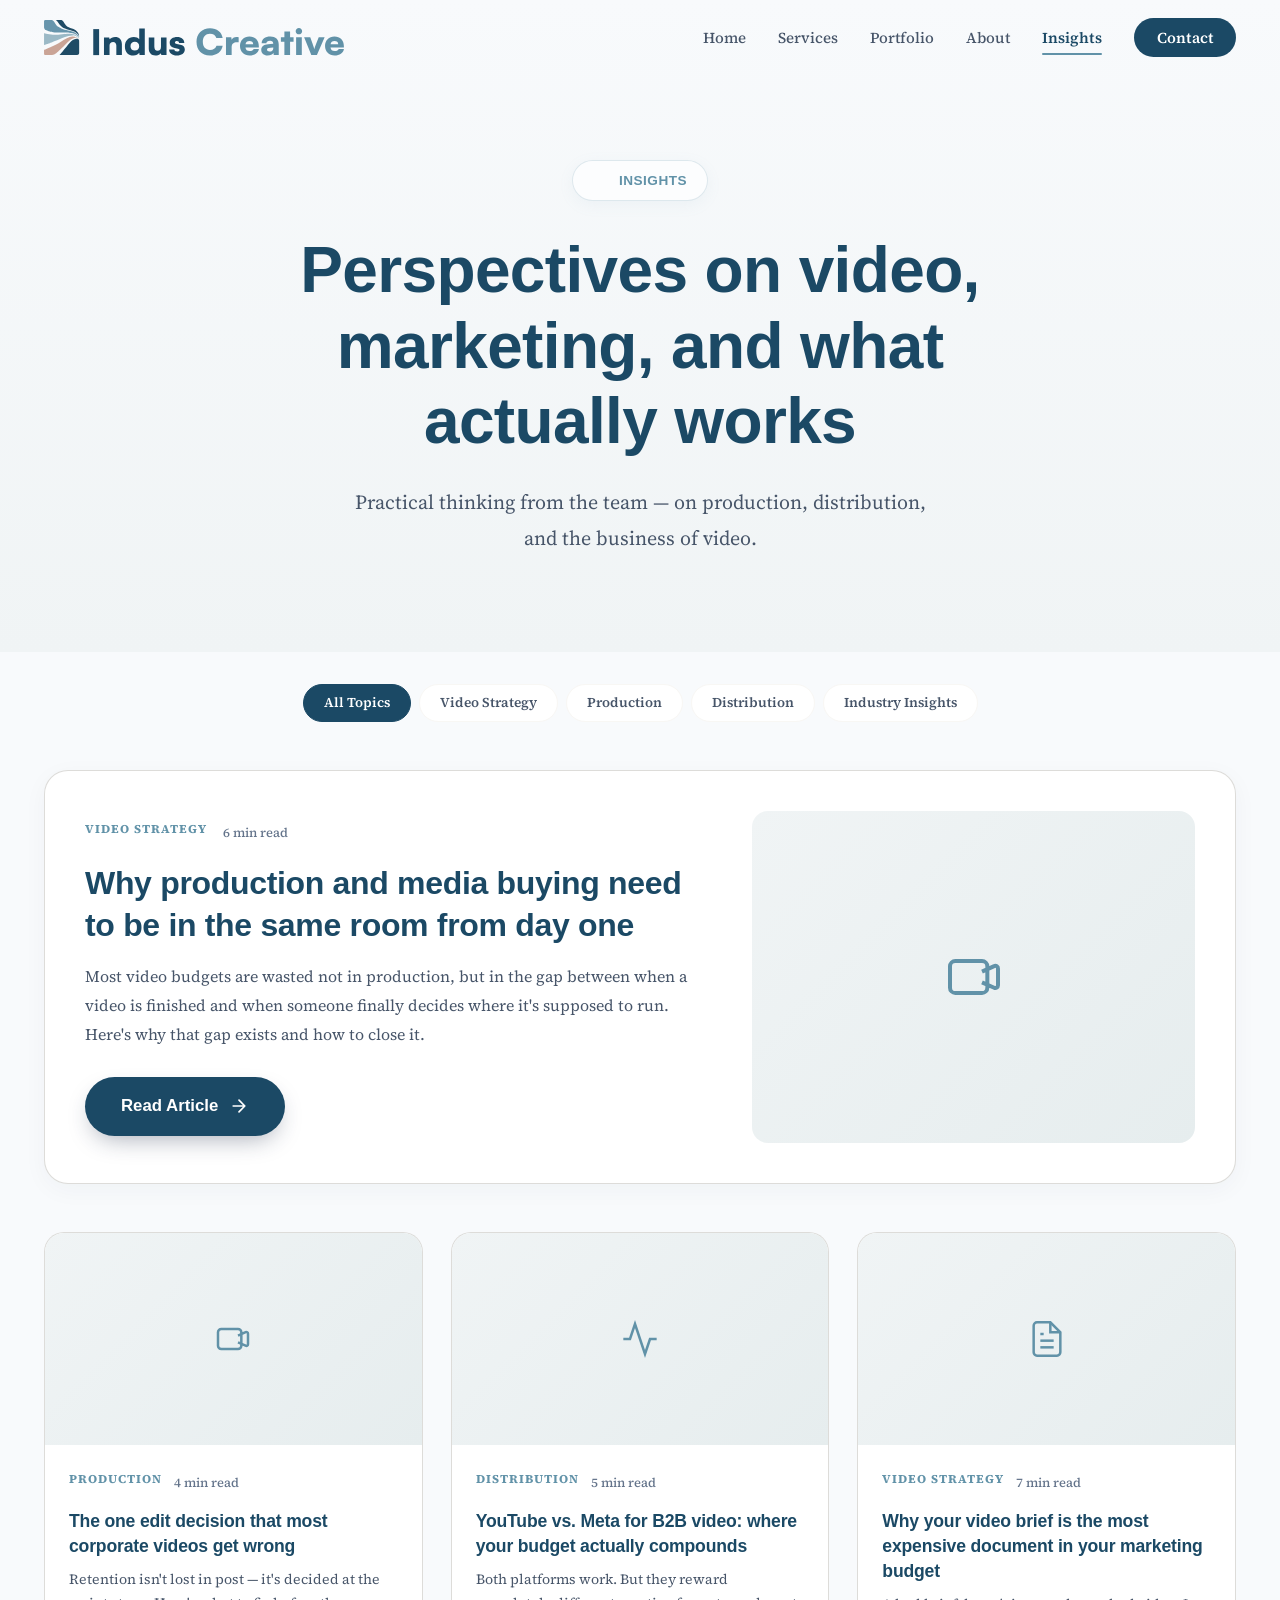
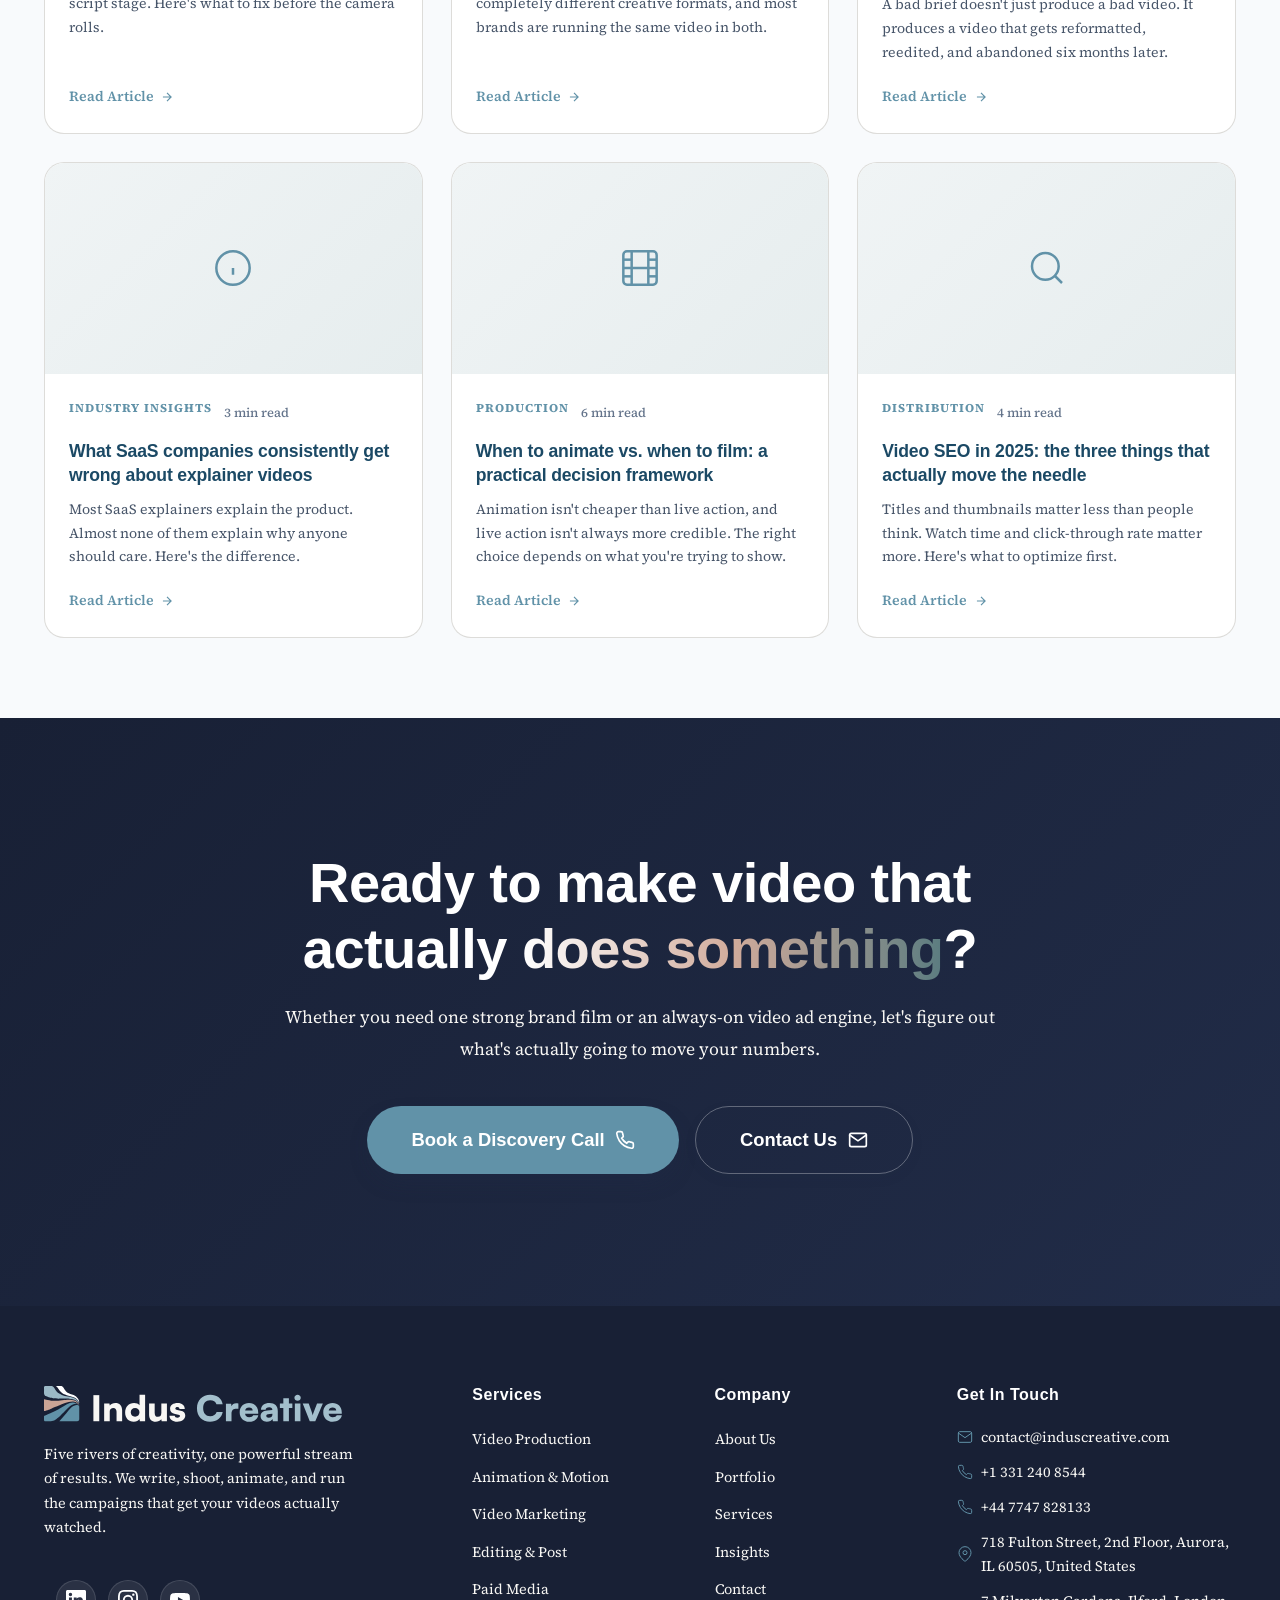
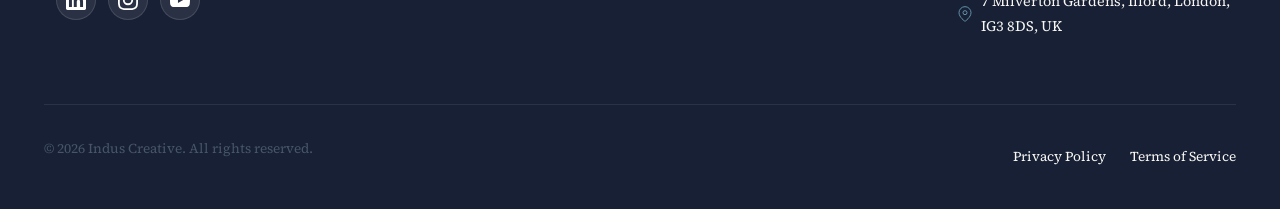
<file: insights.html>
<!DOCTYPE html>
<html lang="en">
<head>
    <meta charset="UTF-8">
    <meta name="viewport" content="width=device-width, initial-scale=1.0">
    <title>Insights | Indus Creative — Video Marketing & Production</title>
    <meta name="description" content="Perspectives on video production, paid video campaigns, and content strategy from the Indus Creative team.">
    <meta name="robots" content="index, follow">
    <meta property="og:title" content="Insights | Indus Creative — Video Marketing & Production">
    <meta property="og:description" content="Perspectives on video production, paid video campaigns, and content strategy from the Indus Creative team.">
    <meta property="og:type" content="website">
    <meta name="twitter:card" content="summary_large_image">
    <link rel="icon" type="image/svg+xml" href="data:image/svg+xml,%3Csvg id='Layer_2' data-name='Layer 2' xmlns='http://www.w3.org/2000/svg' viewBox='0 0 248 248'%3E%3Cg id='Layer_1-2' data-name='Layer 1'%3E%3Cg%3E%3Cpath d='M0,9.13C0,4.09,4.09,0,9.13,0h44.01s3.26,0,5.81,1.12c4.31,1.89,10.58,6.33,16.79,17.61,6.26,11.37,16.33,23.44,24.46,29.77,7.7,6,37.7,21,69.26,25.3,37.83,6.13,46.91,12.01,56.93,20.25,13.7,11.25,19.37,25.92,21.6,37.39,0,0-9.47-20.86-22.38-28.98s-35.02-11.84-48.03-13.11c-13.01-1.27-65.76-.55-65.76-.55,0,0-25.23,1.12-47.36-2.35-6.67-1.05-20.48-3.49-31.46-7.19-10.87-3.66-14.67-5.46-19.96-8.4-1.87-1.04-12.67-6.46-13.04-18.59V9.13Z' fill='%236795ac'/%3E%3Cpath d='M0,93.11s45.81,11.74,74.77,11.48,82.7-7.83,92.87-7.83,32.35-1.04,53.22,7.83c13.77,5.86,26.44,28.03,27.15,30.9,0,0-17.82-28.03-44.82-26.86s-36.39,4.24-55.17,11.41c-18.78,7.17-96.59,39.46-96.59,39.46,0,0-32.66,13.83-51.42,17.22v-83.61Z' fill='%239bb9c6'/%3E%3Cpath d='M0,210.76s81.29-32.35,113.9-54c32.61-21.65,64.96-38.35,85.04-40.7,20.09-2.35,37.6,8.66,49.06,22.16,0,0-14.36-13.62-28.71-12.48-14.35,1.14-33.52,13.79-44.87,24.23-11.35,10.43-60.78,62.35-75.91,74.09-15.13,11.74-23.73,23.93-50.87,23.93H9.34c-5.16,0-9.34-4.18-9.34-9.34v-27.9Z' fill='%23caa496'/%3E%3Cpath d='M107.9,248h125.84c7.87,0,14.26-6.38,14.26-14.26v-81.68s0-5.39-.33-7.39c-.28-1.7-.73-3.46-1.52-4.84-3.1-4.99-8.58-7.05-17.74-6.55-17.22.78-34.7,14.35-46.7,28.17s-36.52,44.87-50.61,60.26c-14.09,15.39-23.22,26.28-23.22,26.28Z' fill='%231f4b65'/%3E%3Cpath d='M82.87,0h38.85s2.69,0,4.73.97c2.9,1.37,6.88,4.49,11.18,11.53,8.61,14.09,14.35,23.74,21.65,29.48,7.3,5.74,20.74,12.78,37.57,18.52,16.83,5.74,26.22,10.57,36.78,21.65,9.36,9.82,14.36,21.27,14.36,37.3,0,0-3.18-9.92-10.91-19.7-2.87-3.64-8.57-9.54-12.43-12.1-8.89-5.9-7.51-5.06-11.91-6.96-4.98-2.15-11.94-4.16-16.28-5.33-4.58-1.23-13.93-3.01-24.39-6.26-8.21-2.55-17.35-5.5-23.74-8.61-7.45-3.63-24.26-10-37.7-27.5C97.2,15.5,94.09,7.94,82.87,0Z' fill='%231f4b65'/%3E%3C/g%3E%3C/g%3E%3C/svg%3E">    <link rel="preconnect" href="https://fonts.googleapis.com">
    <link rel="preconnect" href="https://fonts.googleapis.com">
    <link rel="preconnect" href="https://fonts.gstatic.com" crossorigin>
    <link href="https://fonts.googleapis.com/css2?family=Source+Serif+4:ital,opsz,wght@0,8..60,200..900;1,8..60,200..900&display=swap" rel="stylesheet">    
    <link href="https://api.fontshare.com/v2/css?f[]=satoshi@400,500,700,900&display=swap" rel="stylesheet">
    <link rel="stylesheet" href="style.css">
</head>
<body class="ic-brand ic-page-insights">

    <!-- ═══════════════════════════════════════════ NAVBAR ═══════════════════════════════════════════ -->
    <nav class="navbar" id="navbar">
        <div class="nav-container">
                    <div class="logo-container">
            <a href="https://induscreative.com" class="nav-logo" id="nav-logo">
<?xml version="1.0" encoding="UTF-8"?>
<svg id="Layer_2" data-name="Layer 2" xmlns="http://www.w3.org/2000/svg" viewBox="0 0 1254.74 148.85" style=" width: 100%"; >
  <g id="Layer_1-2" data-name="Layer 1">
    <g>
      <g>
        <path d="M230.35,146.9h-24.48V38.12h24.48v108.78Z" fill="#1b4965"/>
        <path d="M250.75,146.9v-73.5h21.91l1.51,7.64c4.68-6.32,13.3-10,23.12-10,17.98,0,28.41,11.17,28.41,30.43v45.42h-23.27v-39.98c0-9.26-5.29-15.29-13.3-15.29-9.22,0-15.11,5.88-15.11,14.99v40.28h-23.27Z" fill="#1b4965"/>
        <path d="M338.24,110.59c0-23.37,14.36-39.54,37.32-39.54,9.37,0,18.28,3.67,22.67,9.11v-44.1h23.27v110.84h-21.91l-1.21-9.41c-4.08,6.76-13.45,11.32-24.33,11.32-21.76,0-35.81-14.99-35.81-38.22ZM398.08,109.71c0-11.03-7.56-18.38-18.44-18.38s-17.98,7.5-17.98,18.38,6.95,18.38,17.98,18.38,18.44-7.35,18.44-18.38Z" fill="#1b4965"/>
        <path d="M512.47,73.4v73.5h-21.91l-1.51-8.23c-4.68,6.03-14.05,10.14-23.12,10.14-17.23,0-27.8-11.17-27.8-29.25v-46.16h23.27v37.93c0,12.05,4.23,17.35,13.75,17.35s14.05-5,14.05-17.05v-38.22h23.27Z" fill="#1b4965"/>
        <path d="M545.11,123.67c.3,5.15,4.23,8.23,11.33,8.23s10.58-2.5,10.58-6.32c0-2.21-1.21-4.56-6.8-5.73l-13.9-2.94c-13.9-2.94-20.7-8.82-20.7-21.76,0-15.29,13.45-24.11,31.58-24.11s29.77,10,29.77,24.84h-22.06c0-5-3.17-8.38-8.76-8.38-5.29,0-8.61,2.65-8.61,6.62,0,3.38,2.87,5.29,8.16,6.47l14.05,2.94c12.39,2.65,19.19,8.23,19.19,19.99,0,15.73-13.75,25.28-33.39,25.28s-32.49-10.29-32.49-25.14h22.06Z" fill="#1b4965"/>
        <path d="M637.86,91.51c0-34.67,22.68-57.49,56.78-57.49,28.54,0,49.07,15.91,52.62,40.83h-26.38c-3.39-11.11-13.12-17.41-26.85-17.41-18.52,0-29.78,12.76-29.78,33.92s11.42,33.92,29.78,33.92c14.04,0,24.38-6.75,27.46-17.71h25.92c-4.01,24.77-25.3,41.13-53.85,41.13-34.25,0-55.7-22.06-55.7-57.19Z" fill="#6192a8"/>
        <path d="M814.22,93.61h-7.56c-13.58,0-21.76,5.85-21.76,20.71v32.57h-23.76v-74.9h22.37l1.23,11.11c3.24-7.35,10.03-12.31,20.37-12.31,2.78,0,5.86.3,9.1,1.05v21.76Z" fill="#6192a8"/>
        <path d="M819.77,109.22c0-23.42,16.2-39.78,39.5-39.78s39.35,15.46,39.35,39.93v5.85l-56.01.3c1.39,9.91,7.1,14.56,17.59,14.56,8.95,0,15.28-3.15,16.97-8.56h21.76c-2.78,16.66-18.05,27.32-39.19,27.32-23.3,0-39.96-16.51-39.96-39.63ZM842.92,101.27h32.09c0-7.96-6.02-13.06-15.58-13.06s-14.66,4.05-16.51,13.06Z" fill="#6192a8"/>
        <path d="M908.65,124.83c0-13.81,10.03-22.37,28.54-23.72l21.6-1.65v-1.2c0-7.35-4.63-11.26-13.12-11.26-10.03,0-15.43,3.75-15.43,10.51h-19.75c0-16.96,14.35-28.07,36.41-28.07s35.03,12.16,35.03,33.62v43.83h-20.98l-1.54-9.91c-2.47,6.9-12.65,11.86-24.22,11.86-16.36,0-26.54-9.31-26.54-24.02ZM958.95,118.83v-4.05l-12.04,1.05c-10.34.9-14.04,3.15-14.04,7.96,0,5.4,3.39,7.96,10.65,7.96,9.1,0,15.43-4.35,15.43-12.91Z" fill="#6192a8"/>
        <path d="M1005.55,146.9v-55.84h-14.66v-19.21h14.66v-23.27h23.76v23.27h14.66v19.21h-14.66v55.84h-23.76Z" fill="#6192a8"/>
        <path d="M1052.76,46.93c0-7.36,6.02-13.06,13.58-13.06s13.42,5.7,13.42,13.06-6.02,13.21-13.42,13.21-13.58-5.85-13.58-13.21ZM1054.62,71.85h23.76v75.05h-23.76v-75.05Z" fill="#6192a8"/>
        <path d="M1088.1,71.85h25.61l9.41,26.27c3.86,10.96,6.94,20.41,7.56,23.87.93-4.35,4.32-14.11,8.18-23.87l10.34-26.27h24.69l-32.25,75.05h-23.45l-30.09-75.05Z" fill="#6192a8"/>
        <path d="M1175.58,109.22c0-23.42,16.2-39.78,39.5-39.78s39.35,15.46,39.35,39.93v5.85l-56.01.3c1.39,9.91,7.1,14.56,17.59,14.56,8.95,0,15.28-3.15,16.97-8.56h21.76c-2.78,16.66-18.05,27.32-39.19,27.32-23.3,0-39.96-16.51-39.96-39.63ZM1198.73,101.27h32.09c0-7.96-6.02-13.06-15.58-13.06s-14.66,4.05-16.51,13.06Z" fill="#6192a8"/>
      </g>
      <g>
        <path d="M0,5.41C0,2.42,2.42,0,5.41,0h26.07s1.93,0,3.44.66c2.55,1.12,6.27,3.75,9.94,10.43,3.71,6.74,9.67,13.88,14.49,17.63,4.56,3.55,22.33,12.44,41.02,14.99,22.41,3.63,27.78,7.12,33.72,11.99,8.11,6.66,11.47,15.36,12.8,22.15,0,0-5.61-12.35-13.26-17.16-7.65-4.81-20.74-7.01-28.45-7.76s-38.95-.33-38.95-.33c0,0-14.95.66-28.05-1.39-3.95-.62-12.13-2.07-18.64-4.26-6.44-2.17-8.69-3.23-11.82-4.98-1.11-.62-7.51-3.82-7.72-11.01V5.41Z" fill="#6795ac"/>
        <path d="M0,55.15s27.13,6.95,44.29,6.8c17.15-.15,48.98-4.64,55.01-4.64s19.16-.62,31.52,4.64c8.16,3.47,15.66,16.6,16.08,18.3,0,0-10.56-16.6-26.55-15.91-15.99.7-21.56,2.51-32.68,6.76-11.13,4.25-57.21,23.37-57.21,23.37,0,0-19.35,8.19-30.46,10.2v-49.52Z" fill="#9bb9c6"/>
        <path d="M0,124.84s48.15-19.16,67.46-31.99c19.31-12.83,38.48-22.71,50.37-24.1,11.9-1.39,22.27,5.13,29.06,13.13,0,0-8.51-8.07-17.01-7.39-8.5.68-19.86,8.17-26.58,14.35-6.72,6.18-36,36.93-44.97,43.88-8.96,6.95-14.05,14.18-30.13,14.18H5.53c-3.06,0-5.53-2.48-5.53-5.53v-16.53Z" fill="#caa496"/>
        <path d="M63.91,146.9h74.54c4.66,0,8.45-3.78,8.45-8.45v-48.38s0-3.19-.19-4.37c-.16-1.01-.44-2.05-.9-2.87-1.83-2.96-5.08-4.18-10.51-3.88-10.2.46-20.55,8.5-27.66,16.69-7.11,8.19-21.63,26.58-29.98,35.69-8.34,9.12-13.75,15.57-13.75,15.57Z" fill="#1f4b65"/>
        <path d="M49.09,0h23.01s1.59,0,2.8.57c1.72.81,4.08,2.66,6.63,6.83,5.1,8.34,8.5,14.06,12.83,17.46,4.33,3.4,12.28,7.57,22.25,10.97,9.97,3.4,15.53,6.26,21.79,12.83,5.54,5.82,8.51,12.6,8.51,22.1,0,0-1.88-5.88-6.46-11.67-1.7-2.15-5.08-5.65-7.37-7.17-5.27-3.49-4.45-3-7.06-4.12-2.95-1.27-7.07-2.47-9.64-3.16-2.72-.73-8.25-1.78-14.45-3.71-4.86-1.51-10.28-3.26-14.06-5.1-4.41-2.15-14.37-5.92-22.33-16.29-7.96-10.37-9.8-14.84-16.45-19.55Z" fill="#1f4b65"/>
      </g>
    </g>
  </g>
</svg>
</div>
            <ul class="nav-links" id="nav-links">
                <li><a href="./" class="nav-link">Home</a></li>
                <li><a href="./Services" class="nav-link">Services</a></li>
                <li><a href="./Portfolio" class="nav-link">Portfolio</a></li>
                <li><a href="./AboutIndus" class="nav-link">About</a></li>
                <li><a href="./insights" class="nav-link active">Insights</a></li>
                <li><a href="./Contact" class="nav-link nav-link-cta">Contact</a></li>
            </ul>
            <button class="hamburger" id="hamburger" aria-label="Toggle navigation menu">
                <span></span>
                <span></span>
                <span></span>
            </button>
        </div>
    </nav>

     <!-- ═══════════════════════════════════════════ PAGE HERO ═══════════════════════════════════════════ -->
    <section class="page-hero">
        <div class="container">
            <div class="hero-content">
                <div class="hero-badge animate-on-scroll fade-in-up">
                    <span class="badge-dot"></span>
                    Insights
                </div>
                <h1 class="hero-title animate-on-scroll fade-in-up" style="max-width: 800px; margin: 0 auto 1.5rem auto;">
                    Perspectives on video, marketing, and what actually works
                </h1>
                <p class="hero-subtitle animate-on-scroll fade-in-up" style="max-width: 600px; margin: 0 auto;">
                    Practical thinking from the team — on production, distribution, and the business of video.
                </p>
            </div>
        </div>
    </section>

    <!-- ═══════════════════════════════════════════ INSIGHTS GRID ═══════════════════════════════════════════ -->
    <section class="content-section" style="padding-top: 2rem; padding-bottom: 5rem;">
        <div class="container">
            <!-- Filters -->
            <div class="portfolio-filters animate-on-scroll fade-in-up" style="margin-bottom: 3rem; display: flex; flex-wrap: wrap; gap: 0.5rem; justify-content: center;">
                <button class="filter-btn active" data-filter="all">All Topics</button>
                <button class="filter-btn" data-filter="strategy">Video Strategy</button>
                <button class="filter-btn" data-filter="production">Production</button>
                <button class="filter-btn" data-filter="distribution">Distribution</button>
                <button class="filter-btn" data-filter="industry">Industry Insights</button>
            </div>

            <!-- Featured Article -->
            <div class="insight-featured animate-on-scroll fade-in-up" data-category="strategy">
                <div class="insight-featured-inner">
                    <div class="insight-featured-meta">
                        <span class="portfolio-card-category">Video Strategy</span>
                        <span class="insight-read-time">6 min read</span>
                    </div>
                    <h2 class="insight-featured-title">Why production and media buying need to be in the same room from day one</h2>
                    <p class="insight-featured-excerpt">Most video budgets are wasted not in production, but in the gap between when a video is finished and when someone finally decides where it's supposed to run. Here's why that gap exists and how to close it.</p>
                    <a href="#" class="btn btn-primary">
                        <span>Read Article</span>
                        <svg width="20" height="20" viewBox="0 0 24 24" fill="none" stroke="currentColor" stroke-width="2" stroke-linecap="round" stroke-linejoin="round"><path d="M5 12h14M12 5l7 7-7 7"/></svg>
                    </a>
                </div>
                <div class="insight-featured-visual">
                    <div class="insight-visual-placeholder">
                        <svg width="64" height="64" viewBox="0 0 24 24" fill="none" stroke="currentColor" stroke-width="1.5" color="var(--c-teal)"><path d="M15 10l4.553-2.069A1 1 0 0 1 21 8.87v6.26a1 1 0 0 1-1.447.894L15 14M3 8a2 2 0 0 1 2-2h10a2 2 0 0 1 2 2v8a2 2 0 0 1-2 2H5a2 2 0 0 1-2-2V8z"/></svg>
                    </div>
                </div>
            </div>

            <!-- Grid -->
            <div class="portfolio-grid stagger-children">
                <!-- Card 1 -->
                <div class="insight-card animate-on-scroll fade-in-up" data-category="production">
                    <div class="insight-card-img">
                        <svg width="40" height="40" viewBox="0 0 24 24" fill="none" stroke="currentColor" stroke-width="1.5"><path d="M15 10l4.553-2.069A1 1 0 0 1 21 8.87v6.26a1 1 0 0 1-1.447.894L15 14M3 8a2 2 0 0 1 2-2h10a2 2 0 0 1 2 2v8a2 2 0 0 1-2 2H5a2 2 0 0 1-2-2V8z"/></svg>
                    </div>
                    <div class="insight-card-body">
                        <div class="insight-card-meta">
                            <span class="portfolio-card-category">Production</span>
                            <span class="insight-read-time">4 min read</span>
                        </div>
                        <h3 class="insight-card-title">The one edit decision that most corporate videos get wrong</h3>
                        <p class="insight-card-excerpt">Retention isn't lost in post — it's decided at the script stage. Here's what to fix before the camera rolls.</p>
                        <a href="#" class="insight-card-link">Read Article <svg width="14" height="14" viewBox="0 0 24 24" fill="none" stroke="currentColor" stroke-width="2"><path d="M5 12h14M12 5l7 7-7 7"/></svg></a>
                    </div>
                </div>
                
                <!-- Card 2 -->
                <div class="insight-card animate-on-scroll fade-in-up" data-category="distribution">
                    <div class="insight-card-img">
                        <svg width="40" height="40" viewBox="0 0 24 24" fill="none" stroke="currentColor" stroke-width="1.5"><path d="M22 12h-4l-3 9L9 3l-3 9H2"/></svg>
                    </div>
                    <div class="insight-card-body">
                        <div class="insight-card-meta">
                            <span class="portfolio-card-category">Distribution</span>
                            <span class="insight-read-time">5 min read</span>
                        </div>
                        <h3 class="insight-card-title">YouTube vs. Meta for B2B video: where your budget actually compounds</h3>
                        <p class="insight-card-excerpt">Both platforms work. But they reward completely different creative formats, and most brands are running the same video in both.</p>
                        <a href="#" class="insight-card-link">Read Article <svg width="14" height="14" viewBox="0 0 24 24" fill="none" stroke="currentColor" stroke-width="2"><path d="M5 12h14M12 5l7 7-7 7"/></svg></a>
                    </div>
                </div>

                <!-- Card 3 -->
                <div class="insight-card animate-on-scroll fade-in-up" data-category="strategy">
                    <div class="insight-card-img">
                        <svg width="40" height="40" viewBox="0 0 24 24" fill="none" stroke="currentColor" stroke-width="1.5"><path d="M14 2H6a2 2 0 0 0-2 2v16a2 2 0 0 0 2 2h12a2 2 0 0 0 2-2V8z"/><polyline points="14 2 14 8 20 8"/><line x1="16" y1="13" x2="8" y2="13"/><line x1="16" y1="17" x2="8" y2="17"/><polyline points="10 9 9 9 8 9"/></svg>
                    </div>
                    <div class="insight-card-body">
                        <div class="insight-card-meta">
                            <span class="portfolio-card-category">Video Strategy</span>
                            <span class="insight-read-time">7 min read</span>
                        </div>
                        <h3 class="insight-card-title">Why your video brief is the most expensive document in your marketing budget</h3>
                        <p class="insight-card-excerpt">A bad brief doesn't just produce a bad video. It produces a video that gets reformatted, reedited, and abandoned six months later.</p>
                        <a href="#" class="insight-card-link">Read Article <svg width="14" height="14" viewBox="0 0 24 24" fill="none" stroke="currentColor" stroke-width="2"><path d="M5 12h14M12 5l7 7-7 7"/></svg></a>
                    </div>
                </div>

                <!-- Card 4 -->
                <div class="insight-card animate-on-scroll fade-in-up" data-category="industry">
                    <div class="insight-card-img">
                        <svg width="40" height="40" viewBox="0 0 24 24" fill="none" stroke="currentColor" stroke-width="1.5"><circle cx="12" cy="12" r="10"/><line x1="12" y1="16" x2="12" y2="12"/><line x1="12" y1="8" x2="12.01" y2="8"/></svg>
                    </div>
                    <div class="insight-card-body">
                        <div class="insight-card-meta">
                            <span class="portfolio-card-category">Industry Insights</span>
                            <span class="insight-read-time">3 min read</span>
                        </div>
                        <h3 class="insight-card-title">What SaaS companies consistently get wrong about explainer videos</h3>
                        <p class="insight-card-excerpt">Most SaaS explainers explain the product. Almost none of them explain why anyone should care. Here's the difference.</p>
                        <a href="#" class="insight-card-link">Read Article <svg width="14" height="14" viewBox="0 0 24 24" fill="none" stroke="currentColor" stroke-width="2"><path d="M5 12h14M12 5l7 7-7 7"/></svg></a>
                    </div>
                </div>

                <!-- Card 5 -->
                <div class="insight-card animate-on-scroll fade-in-up" data-category="production">
                    <div class="insight-card-img">
                        <svg width="40" height="40" viewBox="0 0 24 24" fill="none" stroke="currentColor" stroke-width="1.5"><rect x="2" y="2" width="20" height="20" rx="2.18" ry="2.18"/><line x1="7" y1="2" x2="7" y2="22"/><line x1="17" y1="2" x2="17" y2="22"/><line x1="2" y1="12" x2="22" y2="12"/><line x1="2" y1="7" x2="7" y2="7"/><line x1="2" y1="17" x2="7" y2="17"/><line x1="17" y1="17" x2="22" y2="17"/><line x1="17" y1="7" x2="22" y2="7"/></svg>
                    </div>
                    <div class="insight-card-body">
                        <div class="insight-card-meta">
                            <span class="portfolio-card-category">Production</span>
                            <span class="insight-read-time">6 min read</span>
                        </div>
                        <h3 class="insight-card-title">When to animate vs. when to film: a practical decision framework</h3>
                        <p class="insight-card-excerpt">Animation isn't cheaper than live action, and live action isn't always more credible. The right choice depends on what you're trying to show.</p>
                        <a href="#" class="insight-card-link">Read Article <svg width="14" height="14" viewBox="0 0 24 24" fill="none" stroke="currentColor" stroke-width="2"><path d="M5 12h14M12 5l7 7-7 7"/></svg></a>
                    </div>
                </div>

                <!-- Card 6 -->
                <div class="insight-card animate-on-scroll fade-in-up" data-category="distribution">
                    <div class="insight-card-img">
                        <svg width="40" height="40" viewBox="0 0 24 24" fill="none" stroke="currentColor" stroke-width="1.5"><circle cx="11" cy="11" r="8"/><line x1="21" y1="21" x2="16.65" y2="16.65"/></svg>
                    </div>
                    <div class="insight-card-body">
                        <div class="insight-card-meta">
                            <span class="portfolio-card-category">Distribution</span>
                            <span class="insight-read-time">4 min read</span>
                        </div>
                        <h3 class="insight-card-title">Video SEO in 2025: the three things that actually move the needle</h3>
                        <p class="insight-card-excerpt">Titles and thumbnails matter less than people think. Watch time and click-through rate matter more. Here's what to optimize first.</p>
                        <a href="#" class="insight-card-link">Read Article <svg width="14" height="14" viewBox="0 0 24 24" fill="none" stroke="currentColor" stroke-width="2"><path d="M5 12h14M12 5l7 7-7 7"/></svg></a>
                    </div>
                </div>
            </div>
        </div>
    </section>
    <!-- ═══════════════════════════════════════════ CTA SECTION ═══════════════════════════════════════════ -->
    <section class="cta-section" id="contact">
        <div class="cta-bg-pattern"></div>
        <div class="container">
            <div class="cta-content animate-on-scroll fade-in-up">
                <h2 class="cta-title">Ready to make video that actually <span class="gradient-text">does something</span>?</h2>
                <p class="cta-subtitle">Whether you need one strong brand film or an always-on video ad engine, let's figure out what's actually going to move your numbers.</p>
                <div class="cta-buttons">
                    <a href="https://calendar.app.google/3vMi6yxUjiBWUuu2A" class="btn btn-primary btn-large" id="cta-book-call">
                        <span>Book a Discovery Call</span>
                        <svg width="20" height="20" viewBox="0 0 24 24" fill="none" stroke="currentColor" stroke-width="2" stroke-linecap="round"><path d="M22 16.92v3a2 2 0 0 1-2.18 2 19.79 19.79 0 0 1-8.63-3.07 19.5 19.5 0 0 1-6-6 19.79 19.79 0 0 1-3.07-8.67A2 2 0 0 1 4.11 2h3a2 2 0 0 1 2 1.72 12.84 12.84 0 0 0 .7 2.81 2 2 0 0 1-.45 2.11L8.09 9.91a16 16 0 0 0 6 6l1.27-1.27a2 2 0 0 1 2.11-.45 12.84 12.84 0 0 0 2.81.7A2 2 0 0 1 22 16.92z"/></svg>
                    </a>
                    <a href="./Contact" class="btn btn-secondary btn-large" id="cta-contact-us">
                        <span>Contact Us</span>
                        <svg width="20" height="20" viewBox="0 0 24 24" fill="none" stroke="currentColor" stroke-width="2" stroke-linecap="round"><path d="M4 4h16c1.1 0 2 .9 2 2v12c0 1.1-.9 2-2 2H4c-1.1 0-2-.9-2-2V6c0-1.1.9-2 2-2z"/><path d="M22 6l-10 7L2 6"/></svg>
                    </a>
                </div>
            </div>
        </div>
    </section>

    <!-- ═══════════════════════════════════════════ FOOTER ═══════════════════════════════════════════ -->
    <footer class="footer">
        <div class="container">
            <div class="footer-grid">
                <div class="footer-brand">
<div class="logo-container">
            <a href="https://induscreative.com" class="nav-logo">
<?xml version="1.0" encoding="UTF-8"?>
<svg id="Layer_2" data-name="Layer 2" xmlns="http://www.w3.org/2000/svg" viewBox="0 0 1241.88 148.81" style=" width: 80%">
  <g id="Layer_1-2" data-name="Layer 1">
    <g>
      <g>
        <path d="M230.35,146.9h-24.48V38.12h24.48v108.78Z" fill="#f8f7f4"/>
        <path d="M250.75,146.9v-73.5h21.91l1.51,7.64c4.68-6.32,13.3-10,23.12-10,17.98,0,28.41,11.17,28.41,30.43v45.42h-23.27v-39.98c0-9.26-5.29-15.29-13.3-15.29-9.22,0-15.11,5.88-15.11,14.99v40.28h-23.27Z" fill="#f8f7f4"/>
        <path d="M338.24,110.59c0-23.37,14.36-39.54,37.32-39.54,9.37,0,18.28,3.67,22.67,9.11v-44.1h23.27v110.84h-21.91l-1.21-9.41c-4.08,6.76-13.45,11.32-24.33,11.32-21.76,0-35.81-14.99-35.81-38.22ZM398.08,109.71c0-11.03-7.56-18.38-18.44-18.38s-17.98,7.5-17.98,18.38,6.95,18.38,17.98,18.38,18.44-7.35,18.44-18.38Z" fill="#f8f7f4"/>
        <path d="M512.47,73.4v73.5h-21.91l-1.51-8.23c-4.68,6.03-14.05,10.14-23.12,10.14-17.23,0-27.8-11.17-27.8-29.25v-46.16h23.27v37.93c0,12.05,4.23,17.35,13.75,17.35s14.05-5,14.05-17.05v-38.22h23.27Z" fill="#f8f7f4"/>
        <path d="M545.11,123.67c.3,5.15,4.23,8.23,11.33,8.23s10.58-2.5,10.58-6.32c0-2.21-1.21-4.56-6.8-5.73l-13.9-2.94c-13.9-2.94-20.7-8.82-20.7-21.76,0-15.29,13.45-24.11,31.58-24.11s29.77,10,29.77,24.84h-22.06c0-5-3.17-8.38-8.76-8.38-5.29,0-8.61,2.65-8.61,6.62,0,3.38,2.87,5.29,8.16,6.47l14.05,2.94c12.39,2.65,19.19,8.23,19.19,19.99,0,15.73-13.75,25.28-33.39,25.28s-32.49-10.29-32.49-25.14h22.06Z" fill="#f8f7f4"/>
        <path d="M637.74,92.65c0-33.96,22.21-56.3,55.61-56.3,27.96,0,48.05,15.58,51.53,39.99h-25.84c-3.33-10.88-12.84-17.05-26.29-17.05-18.13,0-29.16,12.5-29.16,33.22s11.18,33.22,29.16,33.22c13.75,0,23.88-6.62,26.9-17.35h25.39c-3.93,24.25-24.78,40.28-52.74,40.28-33.55,0-54.55-21.61-54.55-56.01Z" fill="#a3bfcc"/>
        <path d="M810.46,94.71h-7.4c-13.3,0-21.31,5.73-21.31,20.29v31.9h-23.27v-73.35h21.91l1.21,10.88c3.17-7.2,9.82-12.05,19.95-12.05,2.72,0,5.74.29,8.92,1.03v21.32Z" fill="#a3bfcc"/>
        <path d="M815.9,110c0-22.93,15.87-38.96,38.68-38.96s38.53,15.14,38.53,39.1v5.73l-54.85.29c1.36,9.7,6.95,14.26,17.23,14.26,8.76,0,14.96-3.09,16.62-8.38h21.31c-2.72,16.32-17.68,26.75-38.38,26.75-22.82,0-39.14-16.17-39.14-38.81ZM838.57,102.21h31.43c0-7.79-5.89-12.79-15.26-12.79s-14.36,3.97-16.17,12.79Z" fill="#a3bfcc"/>
        <path d="M902.94,125.29c0-13.52,9.82-21.9,27.96-23.23l21.16-1.62v-1.18c0-7.2-4.53-11.03-12.84-11.03-9.82,0-15.11,3.67-15.11,10.29h-19.34c0-16.61,14.05-27.49,35.66-27.49s34.3,11.91,34.3,32.93v42.92h-20.55l-1.51-9.7c-2.42,6.76-12.39,11.61-23.72,11.61-16.02,0-25.99-9.11-25.99-23.52ZM952.2,119.41v-3.97l-11.79,1.03c-10.12.88-13.75,3.09-13.75,7.79,0,5.29,3.33,7.79,10.43,7.79,8.92,0,15.11-4.26,15.11-12.64Z" fill="#a3bfcc"/>
        <path d="M997.84,146.9v-54.69h-14.36v-18.82h14.36v-22.79h23.27v22.79h14.36v18.82h-14.36v54.69h-23.27Z" fill="#a3bfcc"/>
        <path d="M1044.08,48.99c0-7.2,5.89-12.79,13.3-12.79s13.15,5.59,13.15,12.79-5.89,12.94-13.15,12.94-13.3-5.73-13.3-12.94ZM1045.89,73.4h23.27v73.5h-23.27v-73.5Z" fill="#a3bfcc"/>
        <path d="M1078.68,73.4h25.08l9.22,25.73c3.78,10.73,6.8,19.99,7.4,23.37.91-4.26,4.23-13.82,8.01-23.37l10.12-25.73h24.18l-31.58,73.5h-22.97l-29.47-73.5Z" fill="#a3bfcc"/>
        <path d="M1164.36,110c0-22.93,15.87-38.96,38.68-38.96s38.53,15.14,38.53,39.1v5.73l-54.85.29c1.36,9.7,6.95,14.26,17.23,14.26,8.76,0,14.96-3.09,16.62-8.38h21.31c-2.72,16.32-17.68,26.75-38.38,26.75-22.82,0-39.14-16.17-39.14-38.81ZM1187.03,102.21h31.43c0-7.79-5.89-12.79-15.26-12.79s-14.35,3.97-16.17,12.79Z" fill="#a3bfcc"/>
      </g>
      <path d="M0,5.41C0,2.42,2.42,0,5.41,0h26.07s1.93,0,3.44.66c2.55,1.12,6.27,3.75,9.94,10.43s9.67,13.88,14.49,17.63c4.56,3.55,22.33,12.44,41.02,14.99,22.41,3.63,27.78,7.12,33.72,11.99,8.11,6.66,11.47,15.36,12.8,22.15,0,0-5.61-12.35-13.26-17.16-7.65-4.81-20.74-7.01-28.45-7.76s-38.95-.33-38.95-.33c0,0-14.95.66-28.05-1.39-3.95-.62-12.13-2.07-18.64-4.26-6.44-2.17-8.69-3.23-11.82-4.98-1.11-.62-7.51-3.82-7.72-11.01V5.41Z" fill="#9bb9c6"/>
      <path d="M0,55.15s27.13,6.95,44.29,6.8c17.15-.15,48.98-4.64,55.01-4.64s19.16-.62,31.52,4.64c8.16,3.47,15.66,16.6,16.08,18.3,0,0-10.56-16.6-26.55-15.91-15.99.7-21.56,2.51-32.68,6.76-11.13,4.25-57.21,23.37-57.21,23.37,0,0-19.35,8.19-30.46,10.2v-49.52Z" fill="#caa496"/>
      <path d="M0,124.84s48.15-19.16,67.46-31.99c19.31-12.83,38.48-22.71,50.37-24.1,11.9-1.39,22.27,5.13,29.06,13.13,0,0-8.51-8.07-17.01-7.39-8.5.68-19.86,8.17-26.58,14.35-6.72,6.18-36,36.93-44.97,43.88-8.96,6.95-14.05,14.18-30.13,14.18H5.53c-3.06,0-5.53-2.48-5.53-5.53v-16.53Z" fill="#6192a8"/>
      <path d="M63.91,146.9h74.54c4.66,0,8.45-3.78,8.45-8.45v-48.38s0-3.19-.19-4.37c-.16-1.01-.44-2.05-.9-2.87-1.83-2.96-5.08-4.18-10.51-3.88-10.2.46-20.55,8.5-27.66,16.69-7.11,8.19-21.63,26.58-29.98,35.69-8.34,9.12-13.75,15.57-13.75,15.57Z" fill="#6192a8"/>
      <path d="M49.09,0h23.01s1.59,0,2.8.57c1.72.81,4.08,2.66,6.63,6.83,5.1,8.34,8.5,14.06,12.83,17.46,4.33,3.4,12.28,7.57,22.25,10.97,9.97,3.4,15.53,6.26,21.79,12.83,5.54,5.82,8.51,12.6,8.51,22.1,0,0-1.88-5.88-6.46-11.67-1.7-2.15-5.08-5.65-7.37-7.17-5.27-3.49-4.45-3-7.06-4.12-2.95-1.27-7.07-2.47-9.64-3.16-2.72-.73-8.25-1.78-14.45-3.71-4.86-1.51-10.28-3.26-14.06-5.1-4.41-2.15-14.37-5.92-22.33-16.29-7.96-10.37-9.8-14.84-16.45-19.55Z" fill="#fff"/>
    </g>
  </g>
</svg>
</div>
                    <p class="footer-desc">Five rivers of creativity, one powerful stream of results. We write, shoot, animate, and run the campaigns that get your videos actually watched.</p>
                    <div class="footer-socials">
                        <a href="https://www.linkedin.com/company/induscreative" class="social-link" aria-label="LinkedIn">
                            <svg width="20" height="20" viewBox="0 0 24 24" fill="currentColor"><path d="M20.447 20.452h-3.554v-5.569c0-1.328-.027-3.037-1.852-3.037-1.853 0-2.136 1.445-2.136 2.939v5.667H9.351V9h3.414v1.561h.046c.477-.9 1.637-1.85 3.37-1.85 3.601 0 4.267 2.37 4.267 5.455v6.286zM5.337 7.433a2.062 2.062 0 0 1-2.063-2.065 2.064 2.064 0 1 1 2.063 2.065zm1.782 13.019H3.555V9h3.564v11.452zM22.225 0H1.771C.792 0 0 .774 0 1.729v20.542C0 23.227.792 24 1.771 24h20.451C23.2 24 24 23.227 24 22.271V1.729C24 .774 23.2 0 22.222 0h.003z"/></svg>
                        </a>
                        <a href="https://www.instagram.com/induscreativellc" class="social-link" aria-label="Instagram">
                            <svg width="20" height="20" viewBox="0 0 24 24" fill="currentColor"><path d="M12 2.163c3.204 0 3.584.012 4.85.07 3.252.148 4.771 1.691 4.919 4.919.058 1.265.069 1.645.069 4.849 0 3.205-.012 3.584-.069 4.849-.149 3.225-1.664 4.771-4.919 4.919-1.266.058-1.644.07-4.85.07-3.204 0-3.584-.012-4.849-.07-3.26-.149-4.771-1.699-4.919-4.92-.058-1.265-.07-1.644-.07-4.849 0-3.204.013-3.583.07-4.849.149-3.227 1.664-4.771 4.919-4.919 1.266-.057 1.645-.069 4.849-.069zM12 0C8.741 0 8.333.014 7.053.072 2.695.272.273 2.69.073 7.052.014 8.333 0 8.741 0 12c0 3.259.014 3.668.072 4.948.2 4.358 2.618 6.78 6.98 6.98C8.333 23.986 8.741 24 12 24c3.259 0 3.668-.014 4.948-.072 4.354-.2 6.782-2.618 6.979-6.98.059-1.28.073-1.689.073-4.948 0-3.259-.014-3.667-.072-4.947-.196-4.354-2.617-6.78-6.979-6.98C15.668.014 15.259 0 12 0zm0 5.838a6.162 6.162 0 1 0 0 12.324 6.162 6.162 0 0 0 0-12.324zM12 16a4 4 0 1 1 0-8 4 4 0 0 1 0 8zm6.406-11.845a1.44 1.44 0 1 0 0 2.881 1.44 1.44 0 0 0 0-2.881z"/></svg>
                        </a>
                        <a href="https://www.youtube.com/@IndusCreative" class="social-link" aria-label="YouTube">
                            <svg width="20" height="20" viewBox="0 0 24 24" fill="currentColor"><path d="M23.498 6.186a3.016 3.016 0 0 0-2.122-2.136C19.505 3.545 12 3.545 12 3.545s-7.505 0-9.377.505A3.017 3.017 0 0 0 .502 6.186C0 8.07 0 12 0 12s0 3.93.502 5.814a3.016 3.016 0 0 0 2.122 2.136c1.871.505 9.376.505 9.376.505s7.505 0 9.377-.505a3.015 3.015 0 0 0 2.122-2.136C24 15.93 24 12 24 12s0-3.93-.502-5.814zM9.545 15.568V8.432L15.818 12l-6.273 3.568z"/></svg>
                        </a>
                    </div>
                </div>
                <div class="footer-links-col">
                    <h4 class="footer-heading">Services</h4>
                    <ul class="footer-links">
                        <li><a href="./video-production">Video Production</a></li>
                        <li><a href="./video-production">Animation & Motion</a></li>
                        <li><a href="./video-marketing">Video Marketing</a></li>
                        <li><a href="./video-production">Editing & Post</a></li>
                        <li><a href="./video-marketing">Paid Media</a></li>
                    </ul>
                </div>
                <div class="footer-links-col">
                    <h4 class="footer-heading">Company</h4>
                    <ul class="footer-links">
                        <li><a href="./AboutIndus">About Us</a></li>
                        <li><a href="./Portfolio">Portfolio</a></li>
                        <li><a href="./Services">Services</a></li>
                        <li><a href="./insights">Insights</a></li>
                        <li><a href="./Contact">Contact</a></li>
                    </ul>
                </div>
                <div class="footer-links-col">
                    <h4 class="footer-heading">Get In Touch</h4>
                    <ul class="footer-links footer-contact">
                        <li>
                            <svg width="16" height="16" viewBox="0 0 24 24" fill="none" stroke="currentColor" stroke-width="1.5"><path d="M4 4h16c1.1 0 2 .9 2 2v12c0 1.1-.9 2-2 2H4c-1.1 0-2-.9-2-2V6c0-1.1.9-2 2-2z"/><path d="M22 6l-10 7L2 6"/></svg>
                            <a href="mailto:contact@induscreative.com">contact@induscreative.com</a>
                        </li>
                        <li>
                            <svg width="16" height="16" viewBox="0 0 24 24" fill="none" stroke="currentColor" stroke-width="1.5"><path d="M22 16.92v3a2 2 0 0 1-2.18 2 19.79 19.79 0 0 1-8.63-3.07 19.5 19.5 0 0 1-6-6 19.79 19.79 0 0 1-3.07-8.67A2 2 0 0 1 4.11 2h3a2 2 0 0 1 2 1.72 12.84 12.84 0 0 0 .7 2.81 2 2 0 0 1-.45 2.11L8.09 9.91a16 16 0 0 0 6 6l1.27-1.27a2 2 0 0 1 2.11-.45 12.84 12.84 0 0 0 2.81.7A2 2 0 0 1 22 16.92z"/></svg>
                            <a href="tel:+13312408544">+1 331 240 8544</a>
                        </li>
                                                <li>
                            <svg width="16" height="16" viewBox="0 0 24 24" fill="none" stroke="currentColor" stroke-width="1.5"><path d="M22 16.92v3a2 2 0 0 1-2.18 2 19.79 19.79 0 0 1-8.63-3.07 19.5 19.5 0 0 1-6-6 19.79 19.79 0 0 1-3.07-8.67A2 2 0 0 1 4.11 2h3a2 2 0 0 1 2 1.72 12.84 12.84 0 0 0 .7 2.81 2 2 0 0 1-.45 2.11L8.09 9.91a16 16 0 0 0 6 6l1.27-1.27a2 2 0 0 1 2.11-.45 12.84 12.84 0 0 0 2.81.7A2 2 0 0 1 22 16.92z"/></svg>
                            <a href="tel:+447747828133">+44 7747 828133</a>
                        </li>
                        <li>
                            <svg width="16" height="16" viewBox="0 0 24 24" fill="none" stroke="currentColor" stroke-width="1.5"><path d="M21 10c0 7-9 13-9 13s-9-6-9-13a9 9 0 0 1 18 0z"/><circle cx="12" cy="10" r="3"/></svg>
                            <a href="https://maps.app.goo.gl/qP6qeZ9dmUya2Xf66">718 Fulton Street, 2nd Floor, Aurora, IL 60505, United States</a>
                        </li>
                        <li>
                            <svg width="16" height="16" viewBox="0 0 24 24" fill="none" stroke="currentColor" stroke-width="1.5"><path d="M21 10c0 7-9 13-9 13s-9-6-9-13a9 9 0 0 1 18 0z"/><circle cx="12" cy="10" r="3"/></svg>
                            <a href="https://maps.app.goo.gl/wnGC9BMXFrqHFhyp6">7 Milverton Gardens, Ilford, London, IG3 8DS, UK</a>
                        </li>
                    </ul>
                </div>
            </div>
            <div class="footer-bottom">
                <p>&copy; 2026 Indus Creative. All rights reserved.</p>
                <div class="footer-bottom-links">
                    <a href="./privacy-policy">Privacy Policy</a>
                    <a href="./terms">Terms of Service</a>
                </div>
            </div>
        </div>
    </footer>
    <script src="script.js"></script>
</body>
</html>
</file>
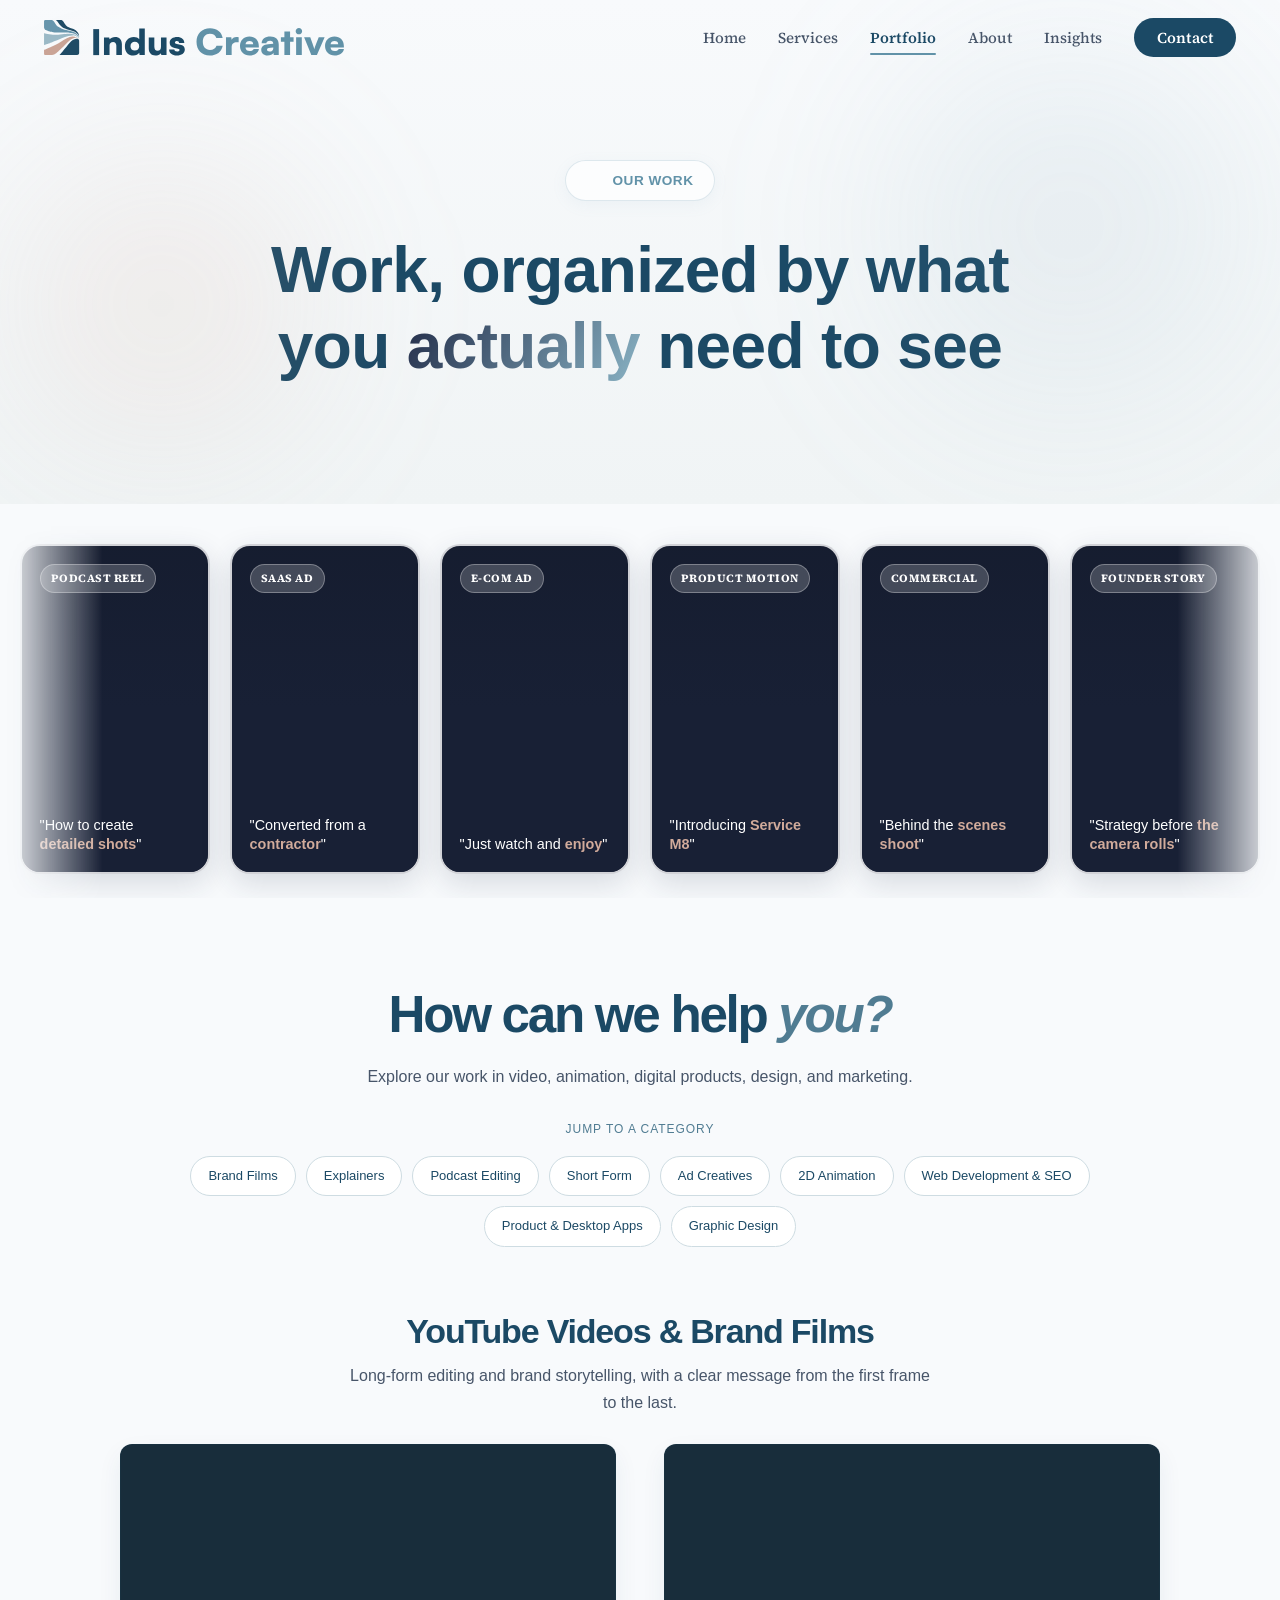
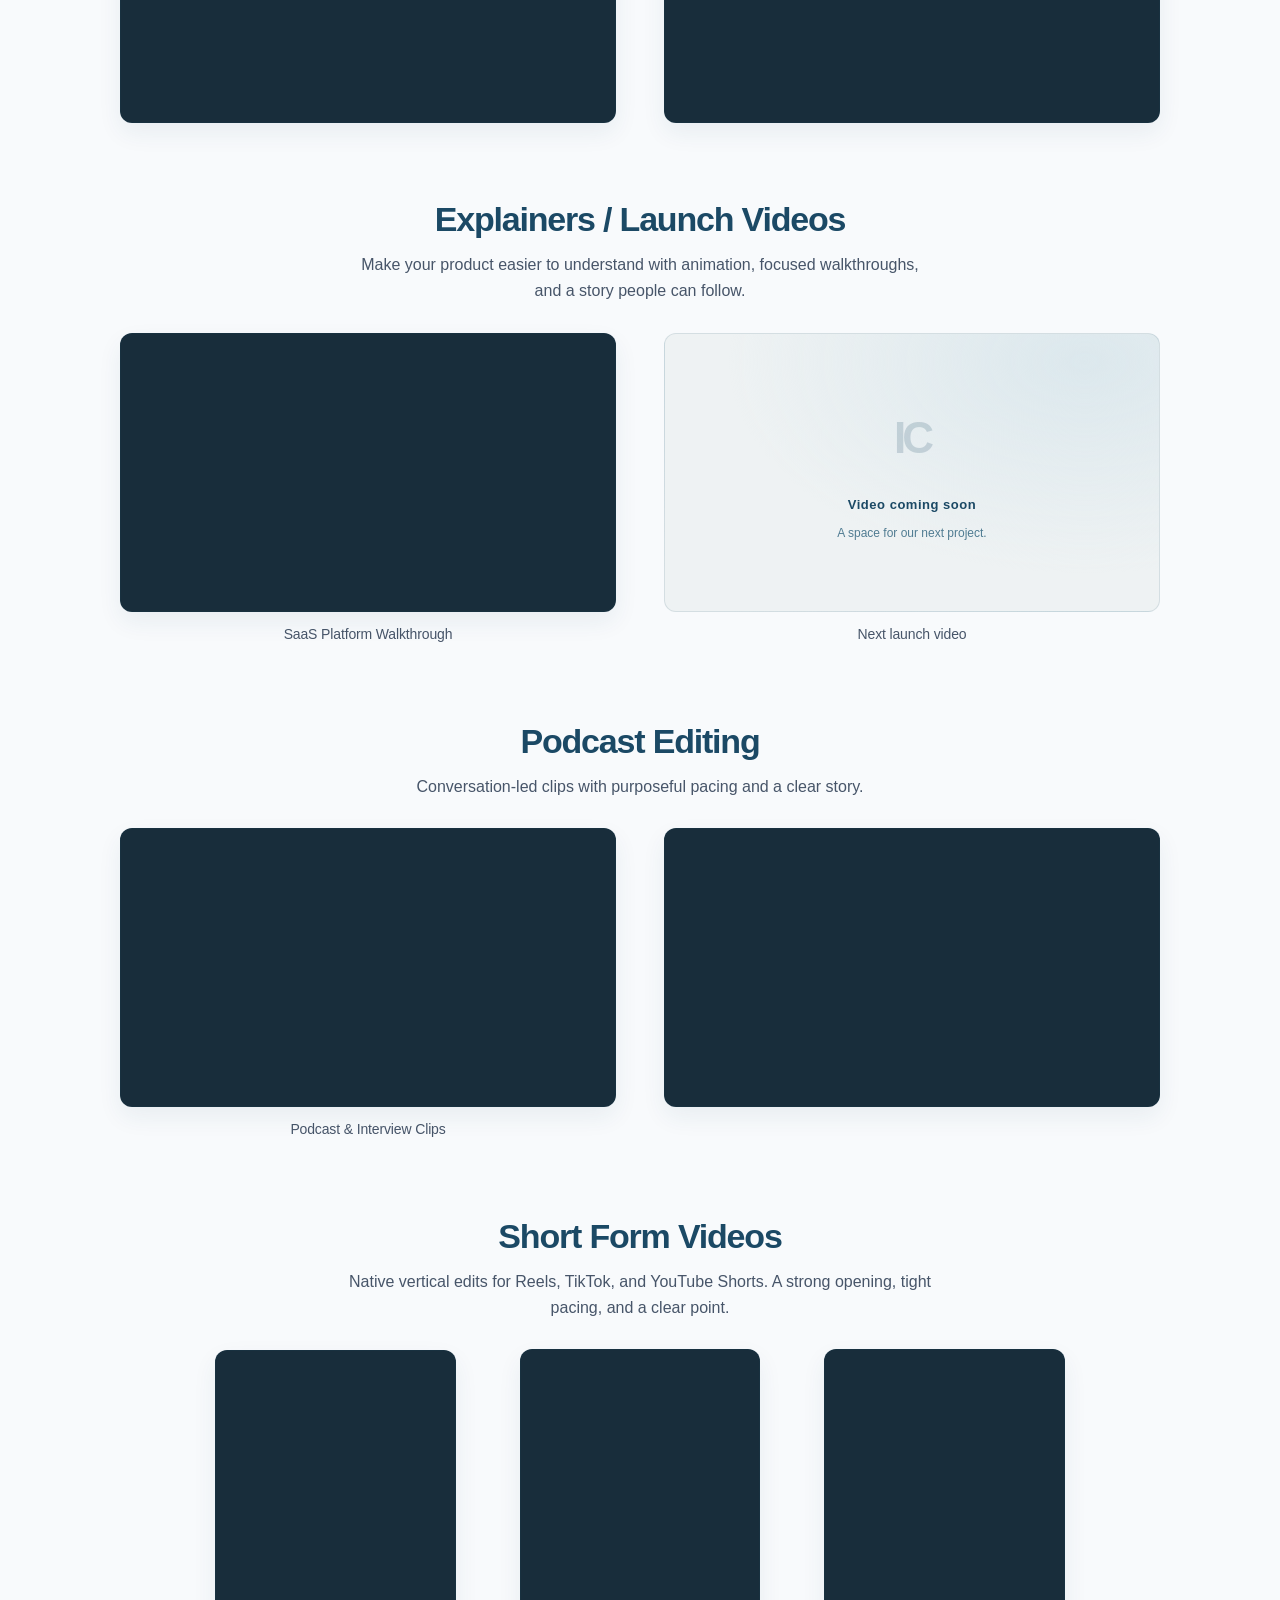
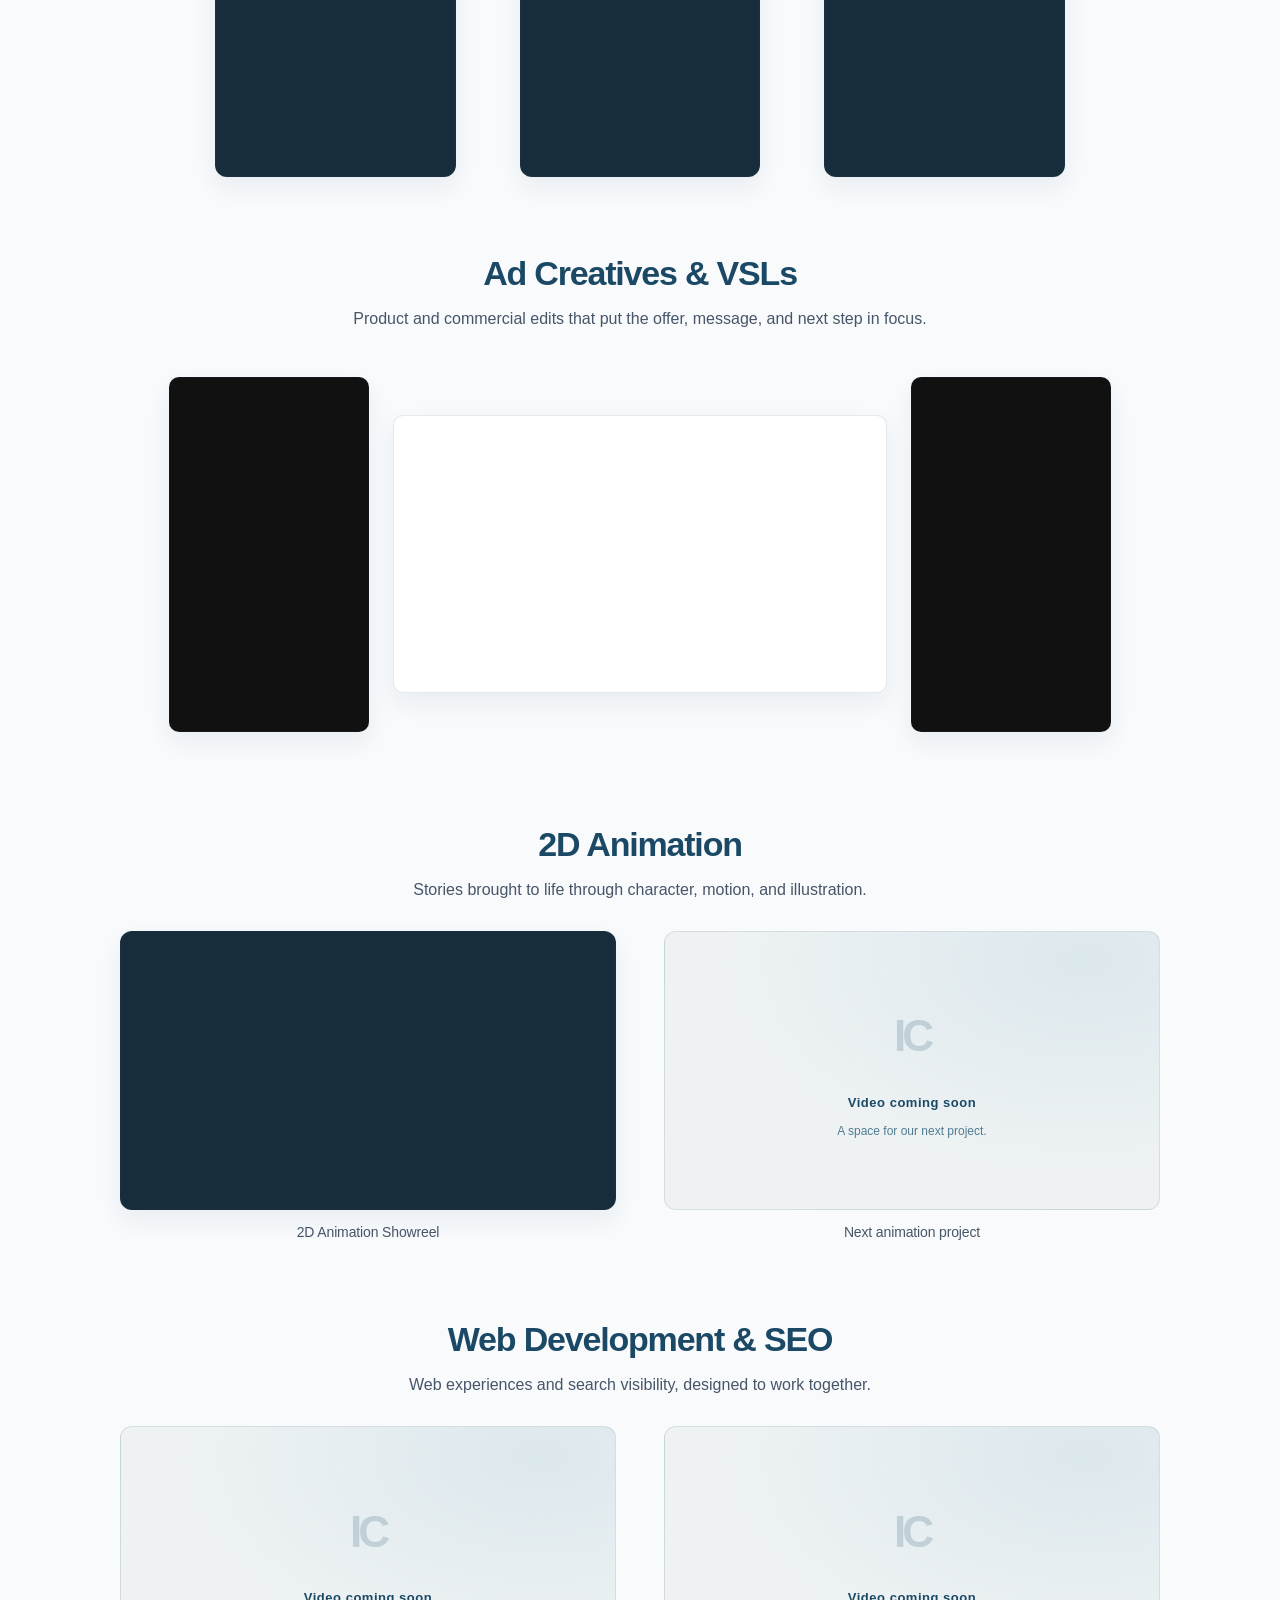
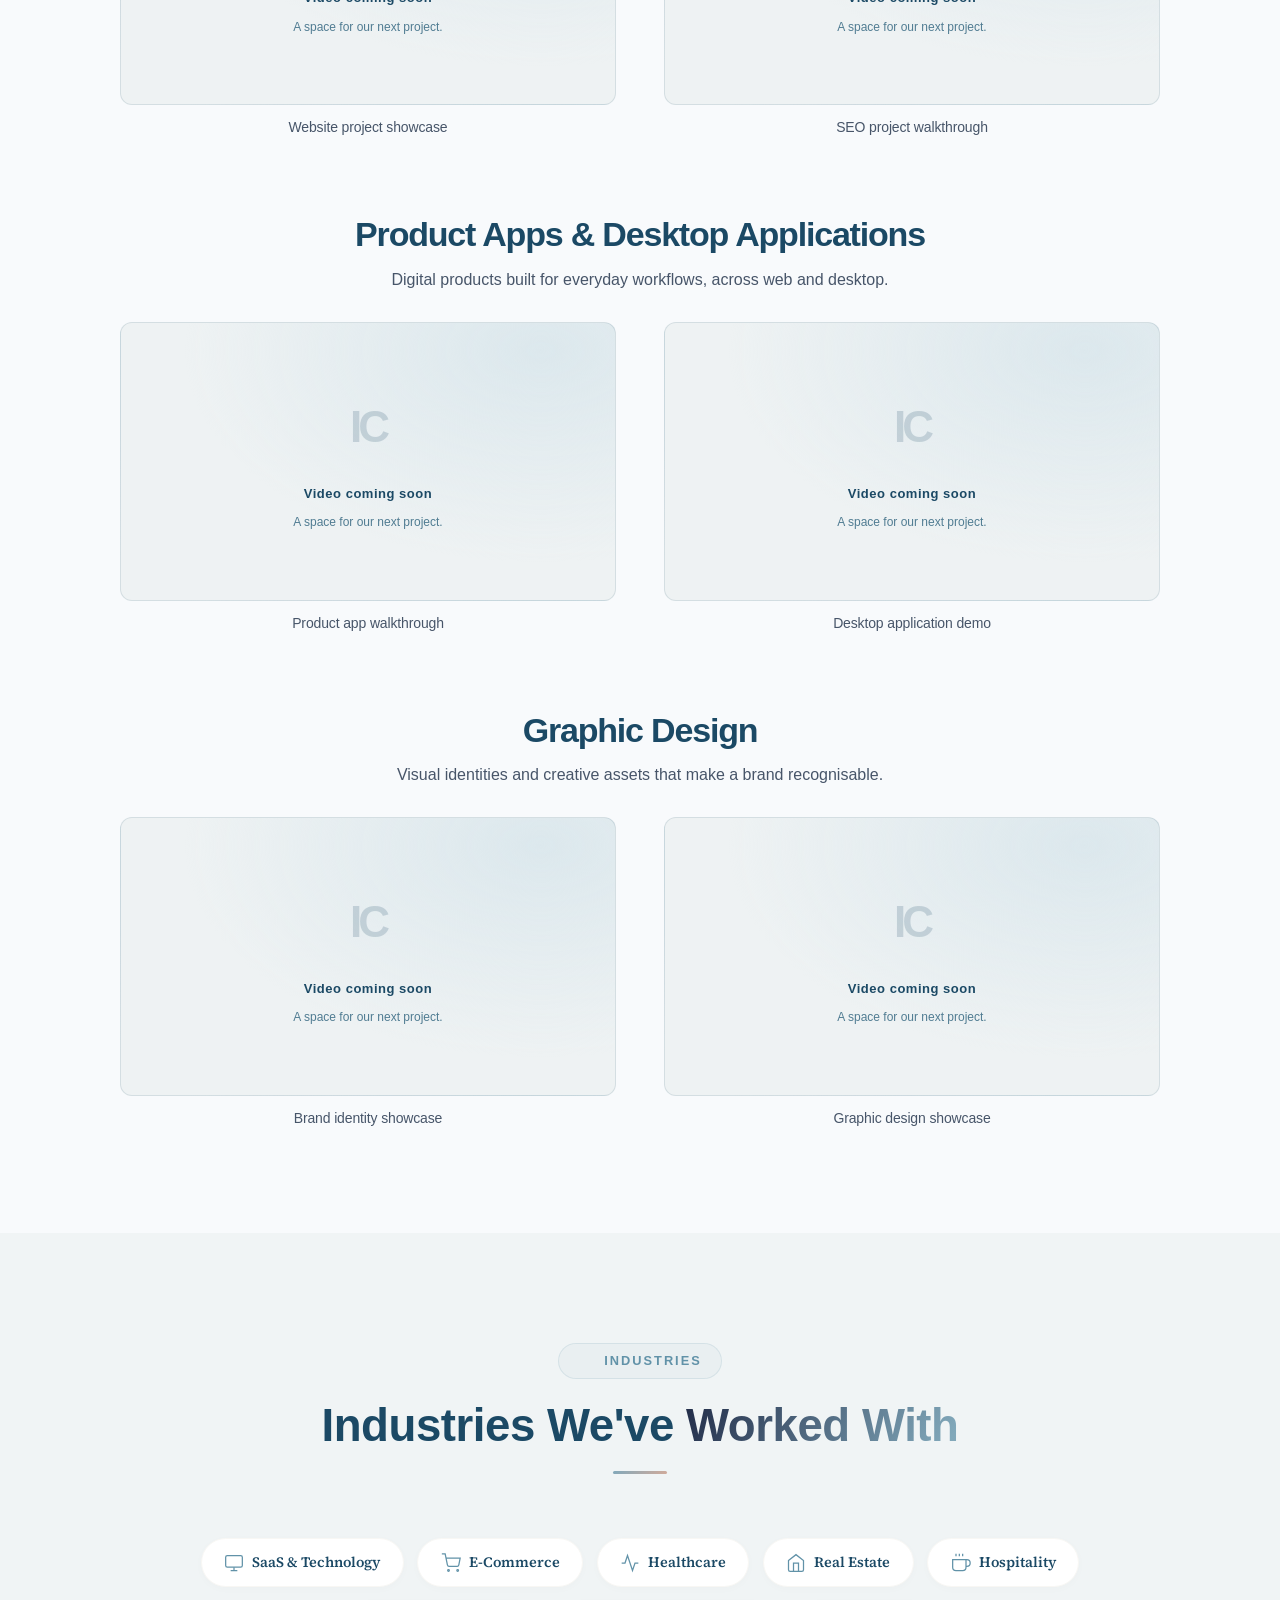
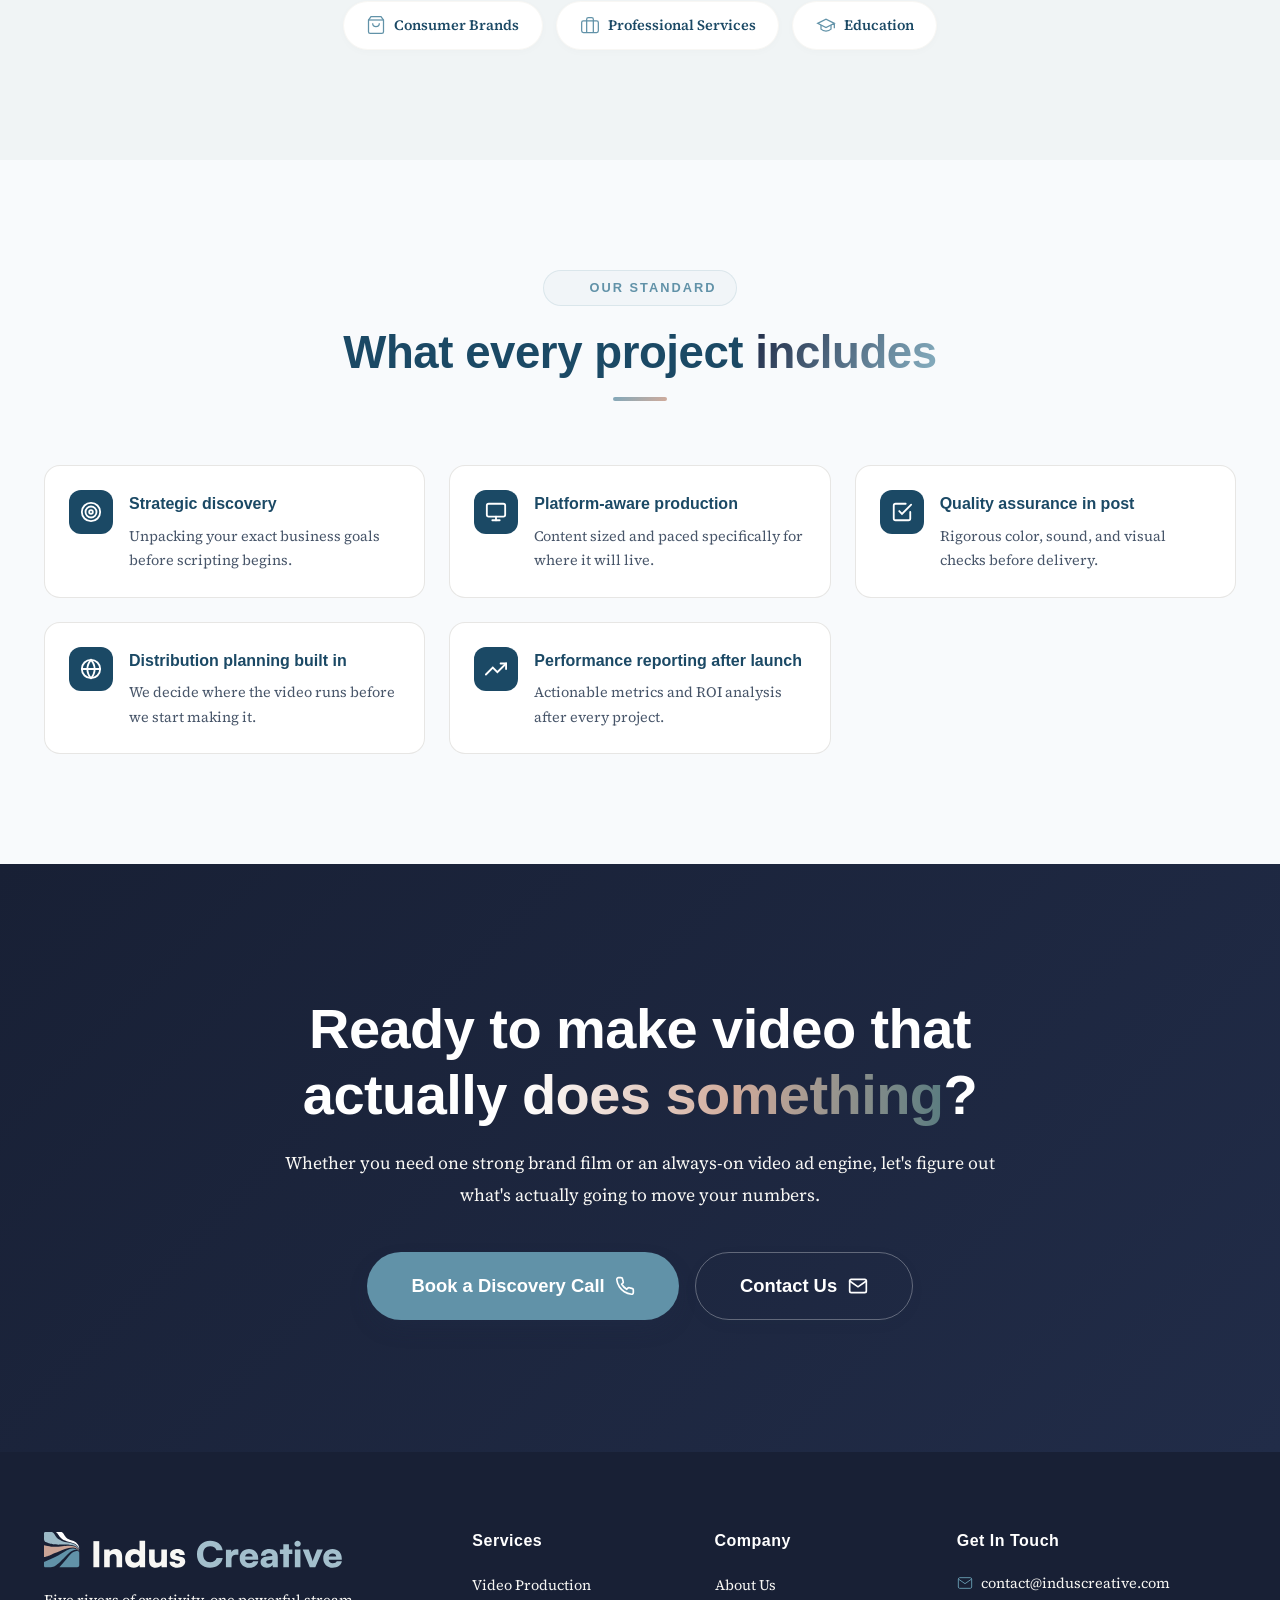
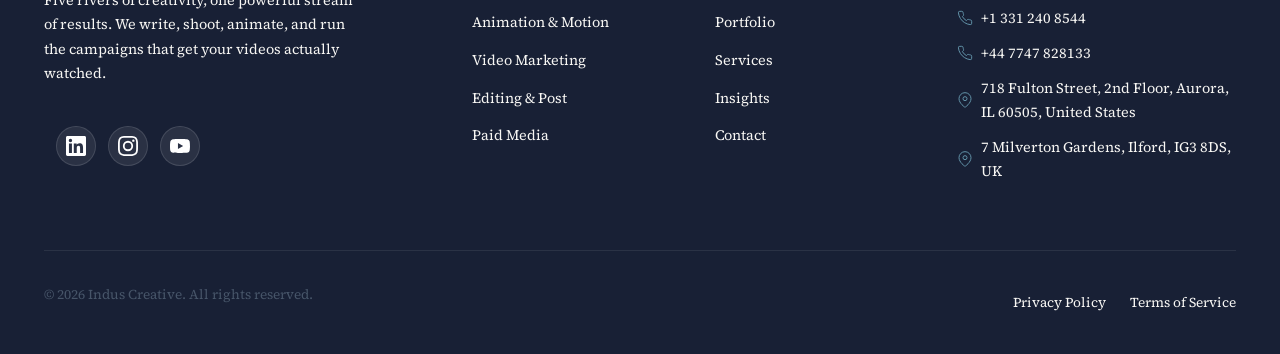
<file: Portfolio.html>
<!DOCTYPE html>
<html lang="en" class="p2-page">
<head>
    <meta charset="UTF-8">
    <meta name="viewport" content="width=device-width, initial-scale=1.0">
    <title>Portfolio | Indus Creative Video Work</title>
    <meta name="description" content="Brand films, animation, and paid video campaigns from Indus Creative — browse by category to see work relevant to what you're planning.">
    <meta name="robots" content="index, follow">
    <meta property="og:title" content="Portfolio | Indus Creative Video Work">
    <meta property="og:description" content="Brand films, animation, and paid video campaigns from Indus Creative — browse by category to see work relevant to what you're planning.">
    <meta property="og:type" content="website">
    <meta name="twitter:card" content="summary_large_image">
    <link rel="icon" type="image/svg+xml" href="data:image/svg+xml,%3Csvg id='Layer_2' data-name='Layer 2' xmlns='http://www.w3.org/2000/svg' viewBox='0 0 248 248'%3E%3Cg id='Layer_1-2' data-name='Layer 1'%3E%3Cg%3E%3Cpath d='M0,9.13C0,4.09,4.09,0,9.13,0h44.01s3.26,0,5.81,1.12c4.31,1.89,10.58,6.33,16.79,17.61,6.26,11.37,16.33,23.44,24.46,29.77,7.7,6,37.7,21,69.26,25.3,37.83,6.13,46.91,12.01,56.93,20.25,13.7,11.25,19.37,25.92,21.6,37.39,0,0-9.47-20.86-22.38-28.98s-35.02-11.84-48.03-13.11c-13.01-1.27-65.76-.55-65.76-.55,0,0-25.23,1.12-47.36-2.35-6.67-1.05-20.48-3.49-31.46-7.19-10.87-3.66-14.67-5.46-19.96-8.4-1.87-1.04-12.67-6.46-13.04-18.59V9.13Z' fill='%236795ac'/%3E%3Cpath d='M0,93.11s45.81,11.74,74.77,11.48,82.7-7.83,92.87-7.83,32.35-1.04,53.22,7.83c13.77,5.86,26.44,28.03,27.15,30.9,0,0-17.82-28.03-44.82-26.86s-36.39,4.24-55.17,11.41c-18.78,7.17-96.59,39.46-96.59,39.46,0,0-32.66,13.83-51.42,17.22v-83.61Z' fill='%239bb9c6'/%3E%3Cpath d='M0,210.76s81.29-32.35,113.9-54c32.61-21.65,64.96-38.35,85.04-40.7,20.09-2.35,37.6,8.66,49.06,22.16,0,0-14.36-13.62-28.71-12.48-14.35,1.14-33.52,13.79-44.87,24.23-11.35,10.43-60.78,62.35-75.91,74.09-15.13,11.74-23.73,23.93-50.87,23.93H9.34c-5.16,0-9.34-4.18-9.34-9.34v-27.9Z' fill='%23caa496'/%3E%3Cpath d='M107.9,248h125.84c7.87,0,14.26-6.38,14.26-14.26v-81.68s0-5.39-.33-7.39c-.28-1.7-.73-3.46-1.52-4.84-3.1-4.99-8.58-7.05-17.74-6.55-17.22.78-34.7,14.35-46.7,28.17s-36.52,44.87-50.61,60.26c-14.09,15.39-23.22,26.28-23.22,26.28Z' fill='%231f4b65'/%3E%3Cpath d='M82.87,0h38.85s2.69,0,4.73.97c2.9,1.37,6.88,4.49,11.18,11.53,8.61,14.09,14.35,23.74,21.65,29.48,7.3,5.74,20.74,12.78,37.57,18.52,16.83,5.74,26.22,10.57,36.78,21.65,9.36,9.82,14.36,21.27,14.36,37.3,0,0-3.18-9.92-10.91-19.7-2.87-3.64-8.57-9.54-12.43-12.1-8.89-5.9-7.51-5.06-11.91-6.96-4.98-2.15-11.94-4.16-16.28-5.33-4.58-1.23-13.93-3.01-24.39-6.26-8.21-2.55-17.35-5.5-23.74-8.61-7.45-3.63-24.26-10-37.7-27.5C97.2,15.5,94.09,7.94,82.87,0Z' fill='%231f4b65'/%3E%3C/g%3E%3C/g%3E%3C/svg%3E">    <link rel="preconnect" href="https://fonts.googleapis.com">
    <link rel="preconnect" href="https://fonts.googleapis.com">
    <link rel="preconnect" href="https://fonts.gstatic.com" crossorigin>
    <link href="https://fonts.googleapis.com/css2?family=Source+Serif+4:ital,opsz,wght@0,8..60,200..900;1,8..60,200..900&display=swap" rel="stylesheet">    
    <link href="https://api.fontshare.com/v2/css?f[]=satoshi@400,500,700,900&display=swap" rel="stylesheet">
    <link rel="stylesheet" href="style.css">
</head>
<body class="ic-brand ic-page-portfolio2 ic-portfolio">

    <!-- ═══════════════════════════════════════════ NAVBAR ═══════════════════════════════════════════ -->
    <nav class="navbar" id="navbar">
        <div class="nav-container">
                    <div class="logo-container">
            <a href="https://induscreative.com" class="nav-logo" id="nav-logo">
<?xml version="1.0" encoding="UTF-8"?>
<svg id="Layer_2" data-name="Layer 2" xmlns="http://www.w3.org/2000/svg" viewBox="0 0 1254.74 148.85" style=" width: 100%"; >
  <g id="Layer_1-2" data-name="Layer 1">
    <g>
      <g>
        <path d="M230.35,146.9h-24.48V38.12h24.48v108.78Z" fill="#1b4965"/>
        <path d="M250.75,146.9v-73.5h21.91l1.51,7.64c4.68-6.32,13.3-10,23.12-10,17.98,0,28.41,11.17,28.41,30.43v45.42h-23.27v-39.98c0-9.26-5.29-15.29-13.3-15.29-9.22,0-15.11,5.88-15.11,14.99v40.28h-23.27Z" fill="#1b4965"/>
        <path d="M338.24,110.59c0-23.37,14.36-39.54,37.32-39.54,9.37,0,18.28,3.67,22.67,9.11v-44.1h23.27v110.84h-21.91l-1.21-9.41c-4.08,6.76-13.45,11.32-24.33,11.32-21.76,0-35.81-14.99-35.81-38.22ZM398.08,109.71c0-11.03-7.56-18.38-18.44-18.38s-17.98,7.5-17.98,18.38,6.95,18.38,17.98,18.38,18.44-7.35,18.44-18.38Z" fill="#1b4965"/>
        <path d="M512.47,73.4v73.5h-21.91l-1.51-8.23c-4.68,6.03-14.05,10.14-23.12,10.14-17.23,0-27.8-11.17-27.8-29.25v-46.16h23.27v37.93c0,12.05,4.23,17.35,13.75,17.35s14.05-5,14.05-17.05v-38.22h23.27Z" fill="#1b4965"/>
        <path d="M545.11,123.67c.3,5.15,4.23,8.23,11.33,8.23s10.58-2.5,10.58-6.32c0-2.21-1.21-4.56-6.8-5.73l-13.9-2.94c-13.9-2.94-20.7-8.82-20.7-21.76,0-15.29,13.45-24.11,31.58-24.11s29.77,10,29.77,24.84h-22.06c0-5-3.17-8.38-8.76-8.38-5.29,0-8.61,2.65-8.61,6.62,0,3.38,2.87,5.29,8.16,6.47l14.05,2.94c12.39,2.65,19.19,8.23,19.19,19.99,0,15.73-13.75,25.28-33.39,25.28s-32.49-10.29-32.49-25.14h22.06Z" fill="#1b4965"/>
        <path d="M637.86,91.51c0-34.67,22.68-57.49,56.78-57.49,28.54,0,49.07,15.91,52.62,40.83h-26.38c-3.39-11.11-13.12-17.41-26.85-17.41-18.52,0-29.78,12.76-29.78,33.92s11.42,33.92,29.78,33.92c14.04,0,24.38-6.75,27.46-17.71h25.92c-4.01,24.77-25.3,41.13-53.85,41.13-34.25,0-55.7-22.06-55.7-57.19Z" fill="#6192a8"/>
        <path d="M814.22,93.61h-7.56c-13.58,0-21.76,5.85-21.76,20.71v32.57h-23.76v-74.9h22.37l1.23,11.11c3.24-7.35,10.03-12.31,20.37-12.31,2.78,0,5.86.3,9.1,1.05v21.76Z" fill="#6192a8"/>
        <path d="M819.77,109.22c0-23.42,16.2-39.78,39.5-39.78s39.35,15.46,39.35,39.93v5.85l-56.01.3c1.39,9.91,7.1,14.56,17.59,14.56,8.95,0,15.28-3.15,16.97-8.56h21.76c-2.78,16.66-18.05,27.32-39.19,27.32-23.3,0-39.96-16.51-39.96-39.63ZM842.92,101.27h32.09c0-7.96-6.02-13.06-15.58-13.06s-14.66,4.05-16.51,13.06Z" fill="#6192a8"/>
        <path d="M908.65,124.83c0-13.81,10.03-22.37,28.54-23.72l21.6-1.65v-1.2c0-7.35-4.63-11.26-13.12-11.26-10.03,0-15.43,3.75-15.43,10.51h-19.75c0-16.96,14.35-28.07,36.41-28.07s35.03,12.16,35.03,33.62v43.83h-20.98l-1.54-9.91c-2.47,6.9-12.65,11.86-24.22,11.86-16.36,0-26.54-9.31-26.54-24.02ZM958.95,118.83v-4.05l-12.04,1.05c-10.34.9-14.04,3.15-14.04,7.96,0,5.4,3.39,7.96,10.65,7.96,9.1,0,15.43-4.35,15.43-12.91Z" fill="#6192a8"/>
        <path d="M1005.55,146.9v-55.84h-14.66v-19.21h14.66v-23.27h23.76v23.27h14.66v19.21h-14.66v55.84h-23.76Z" fill="#6192a8"/>
        <path d="M1052.76,46.93c0-7.36,6.02-13.06,13.58-13.06s13.42,5.7,13.42,13.06-6.02,13.21-13.42,13.21-13.58-5.85-13.58-13.21ZM1054.62,71.85h23.76v75.05h-23.76v-75.05Z" fill="#6192a8"/>
        <path d="M1088.1,71.85h25.61l9.41,26.27c3.86,10.96,6.94,20.41,7.56,23.87.93-4.35,4.32-14.11,8.18-23.87l10.34-26.27h24.69l-32.25,75.05h-23.45l-30.09-75.05Z" fill="#6192a8"/>
        <path d="M1175.58,109.22c0-23.42,16.2-39.78,39.5-39.78s39.35,15.46,39.35,39.93v5.85l-56.01.3c1.39,9.91,7.1,14.56,17.59,14.56,8.95,0,15.28-3.15,16.97-8.56h21.76c-2.78,16.66-18.05,27.32-39.19,27.32-23.3,0-39.96-16.51-39.96-39.63ZM1198.73,101.27h32.09c0-7.96-6.02-13.06-15.58-13.06s-14.66,4.05-16.51,13.06Z" fill="#6192a8"/>
      </g>
      <g>
        <path d="M0,5.41C0,2.42,2.42,0,5.41,0h26.07s1.93,0,3.44.66c2.55,1.12,6.27,3.75,9.94,10.43,3.71,6.74,9.67,13.88,14.49,17.63,4.56,3.55,22.33,12.44,41.02,14.99,22.41,3.63,27.78,7.12,33.72,11.99,8.11,6.66,11.47,15.36,12.8,22.15,0,0-5.61-12.35-13.26-17.16-7.65-4.81-20.74-7.01-28.45-7.76s-38.95-.33-38.95-.33c0,0-14.95.66-28.05-1.39-3.95-.62-12.13-2.07-18.64-4.26-6.44-2.17-8.69-3.23-11.82-4.98-1.11-.62-7.51-3.82-7.72-11.01V5.41Z" fill="#6795ac"/>
        <path d="M0,55.15s27.13,6.95,44.29,6.8c17.15-.15,48.98-4.64,55.01-4.64s19.16-.62,31.52,4.64c8.16,3.47,15.66,16.6,16.08,18.3,0,0-10.56-16.6-26.55-15.91-15.99.7-21.56,2.51-32.68,6.76-11.13,4.25-57.21,23.37-57.21,23.37,0,0-19.35,8.19-30.46,10.2v-49.52Z" fill="#9bb9c6"/>
        <path d="M0,124.84s48.15-19.16,67.46-31.99c19.31-12.83,38.48-22.71,50.37-24.1,11.9-1.39,22.27,5.13,29.06,13.13,0,0-8.51-8.07-17.01-7.39-8.5.68-19.86,8.17-26.58,14.35-6.72,6.18-36,36.93-44.97,43.88-8.96,6.95-14.05,14.18-30.13,14.18H5.53c-3.06,0-5.53-2.48-5.53-5.53v-16.53Z" fill="#caa496"/>
        <path d="M63.91,146.9h74.54c4.66,0,8.45-3.78,8.45-8.45v-48.38s0-3.19-.19-4.37c-.16-1.01-.44-2.05-.9-2.87-1.83-2.96-5.08-4.18-10.51-3.88-10.2.46-20.55,8.5-27.66,16.69-7.11,8.19-21.63,26.58-29.98,35.69-8.34,9.12-13.75,15.57-13.75,15.57Z" fill="#1f4b65"/>
        <path d="M49.09,0h23.01s1.59,0,2.8.57c1.72.81,4.08,2.66,6.63,6.83,5.1,8.34,8.5,14.06,12.83,17.46,4.33,3.4,12.28,7.57,22.25,10.97,9.97,3.4,15.53,6.26,21.79,12.83,5.54,5.82,8.51,12.6,8.51,22.1,0,0-1.88-5.88-6.46-11.67-1.7-2.15-5.08-5.65-7.37-7.17-5.27-3.49-4.45-3-7.06-4.12-2.95-1.27-7.07-2.47-9.64-3.16-2.72-.73-8.25-1.78-14.45-3.71-4.86-1.51-10.28-3.26-14.06-5.1-4.41-2.15-14.37-5.92-22.33-16.29-7.96-10.37-9.8-14.84-16.45-19.55Z" fill="#1f4b65"/>
      </g>
    </g>
  </g>
</svg>
</div>
            <ul class="nav-links" id="nav-links">
                <li><a href="./" class="nav-link">Home</a></li>
                <li><a href="./Services" class="nav-link">Services</a></li>
                <li><a href="./Portfolio" class="nav-link active">Portfolio</a></li>
                <li><a href="./AboutIndus" class="nav-link">About</a></li>
                <li><a href="./insights" class="nav-link">Insights</a></li>
                <li><a href="./Contact" class="nav-link nav-link-cta">Contact</a></li>
            </ul>
            <button class="hamburger" id="hamburger" aria-label="Toggle navigation menu">
                <span></span>
                <span></span>
                <span></span>
            </button>
        </div>
    </nav>

 <!-- ═══════════════════════════════════════════ PAGE HERO ═══════════════════════════════════════════ -->
    <section class="page-hero" id="page-hero">
        <div class="hero-orb hero-orb-1"></div>
        <div class="hero-orb hero-orb-2"></div>
        <div class="container">
            <div class="hero-content">
                <div class="hero-badge animate-on-scroll fade-in-up">
                    <span class="badge-dot"></span>
                    Our Work
                </div>
                <h1 class="hero-title animate-on-scroll fade-in-up">
                    Work, organized by what you <span class="gradient-text">actually</span> need to see
                </h1>
            </div>
        </div>
    </section>

    <!-- ═══════════════════════════════════════════ REEL MARQUEE ═══════════════════════════════════════════ -->
    <div class="hero-reels-container animate-on-scroll fade-in-up">
        <div class="hero-reels-marquee">
            <div class="reels-track">
                <!-- Group 1 of Reels -->
                        <div class="reel-card">
                            <video src="https://qfsv6teep8cemfyl.public.blob.vercel-storage.com/Video%2014.mp4" autoplay loop muted playsinline></video>
                            <div class="reel-overlay">
                                <span class="reel-badge">Podcast Reel</span>
                                <p class="reel-caption">"How to create <strong>detailed shots</strong>"</p>
                            </div>
                        </div>
                        <div class="reel-card">
                            <video src="https://qfsv6teep8cemfyl.public.blob.vercel-storage.com/Video%2013.mp4" autoplay loop muted playsinline></video>
                            <div class="reel-overlay">
                                <span class="reel-badge">SaaS Ad</span>
                                <p class="reel-caption">"Converted from a <strong>contractor</strong>"</p>
                            </div>
                        </div>
                        <div class="reel-card">
                            <video src="https://qfsv6teep8cemfyl.public.blob.vercel-storage.com/Video%2012.mp4" autoplay loop muted playsinline></video>
                            <div class="reel-overlay">
                                <span class="reel-badge">E-Com Ad</span>
                                <p class="reel-caption">"Just watch and <strong>enjoy</strong>"</p>
                            </div>
                        </div>
                        <div class="reel-card">
                            <video src="https://qfsv6teep8cemfyl.public.blob.vercel-storage.com/Video%209.mp4" autoplay loop muted playsinline></video>
                            <div class="reel-overlay">
                                <span class="reel-badge">Product Motion</span>
                                <p class="reel-caption">"Introducing <strong>Service M8</strong>"</p>
                            </div>
                        </div>
                        <div class="reel-card">
                            <video src="https://qfsv6teep8cemfyl.public.blob.vercel-storage.com/Video%2010.mp4" autoplay loop muted playsinline></video>
                            <div class="reel-overlay">
                                <span class="reel-badge">Commercial</span>
                                <p class="reel-caption">"Behind the <strong>scenes shoot</strong>"</p>
                            </div>
                        </div>
                        <div class="reel-card">
                            <video src="https://qfsv6teep8cemfyl.public.blob.vercel-storage.com/Video%201.mp4" autoplay loop muted playsinline></video>
                            <div class="reel-overlay">
                                <span class="reel-badge">Founder Story</span>
                                <p class="reel-caption">"Strategy before <strong>the camera rolls</strong>"</p>
                            </div>
                        </div>
                        <div class="reel-card">
                            <video src="https://qfsv6teep8cemfyl.public.blob.vercel-storage.com/Video%202.mp4" autoplay loop muted playsinline></video>
                            <div class="reel-overlay">
                                <span class="reel-badge">TikTok Ad</span>
                                <p class="reel-caption">"Scale your <strong>video reach</strong>"</p>
                            </div>
                        </div>
                        <div class="reel-card">
                            <video src="https://qfsv6teep8cemfyl.public.blob.vercel-storage.com/Video%203.mp4" autoplay loop muted playsinline></video>
                            <div class="reel-overlay">
                                <span class="reel-badge">Podcast Reel</span>
                                <p class="reel-caption">"How to create <strong>detailed shots</strong>"</p>
                            </div>
                        </div>
                        <div class="reel-card">
                            <video src="https://qfsv6teep8cemfyl.public.blob.vercel-storage.com/Video%204.mp4" autoplay loop muted playsinline></video>
                            <div class="reel-overlay">
                                <span class="reel-badge">Brand Story</span>
                                <p class="reel-caption">"Started <strong>15 years ago</strong>"</p>
                            </div>
                        </div>
                        <div class="reel-card">
                            <video src="https://qfsv6teep8cemfyl.public.blob.vercel-storage.com/Video%205.mp4" autoplay loop muted playsinline></video>
                            <div class="reel-overlay">
                                <span class="reel-badge">SaaS Ad</span>
                                <p class="reel-caption">"Converted from a <strong>contractor</strong>"</p>
                            </div>
                        </div>
                        <div class="reel-card">
                            <video src="https://qfsv6teep8cemfyl.public.blob.vercel-storage.com/Video%206.mp4" autoplay loop muted playsinline></video>
                            <div class="reel-overlay">
                                <span class="reel-badge">E-Com Ad</span>
                                <p class="reel-caption">"Just watch and <strong>enjoy</strong>"</p>
                            </div>
                        </div>
                        <div class="reel-card">
                            <video src="https://qfsv6teep8cemfyl.public.blob.vercel-storage.com/Video%207.mp4" autoplay loop muted playsinline></video>
                            <div class="reel-overlay">
                                <span class="reel-badge">Product Motion</span>
                                <p class="reel-caption">"Introducing <strong>Service M8</strong>"</p>
                            </div>
                        </div>
                        <div class="reel-card">
                            <video src="https://qfsv6teep8cemfyl.public.blob.vercel-storage.com/Video%208.mp4" autoplay loop muted playsinline></video>
                            <div class="reel-overlay">
                                <span class="reel-badge">Commercial</span>
                                <p class="reel-caption">"Behind the <strong>scenes shoot</strong>"</p>
                            </div>
                        </div>
                        <div class="reel-card">
                            <video src="https://qfsv6teep8cemfyl.public.blob.vercel-storage.com/Video%209.mp4" autoplay loop muted playsinline></video>
                            <div class="reel-overlay">
                                <span class="reel-badge">Founder Story</span>
                                <p class="reel-caption">"Strategy before <strong>the camera rolls</strong>"</p>
                            </div>
                        </div>
                        <!-- Duplicate Group for Seamless 100% Infinite Loop -->
                        <div class="reel-card">
                            <video src="https://qfsv6teep8cemfyl.public.blob.vercel-storage.com/Video%2014.mp4" autoplay loop muted playsinline></video>
                            <div class="reel-overlay">
                                <span class="reel-badge">Podcast Reel</span>
                                <p class="reel-caption">"How to create <strong>detailed shots</strong>"</p>
                            </div>
                        </div>
                        <div class="reel-card">
                            <video src="https://qfsv6teep8cemfyl.public.blob.vercel-storage.com/Video%2013.mp4" autoplay loop muted playsinline></video>
                            <div class="reel-overlay">
                                <span class="reel-badge">SaaS Ad</span>
                                <p class="reel-caption">"Converted from a <strong>contractor</strong>"</p>
                            </div>
                        </div>
                        <div class="reel-card">
                            <video src="https://qfsv6teep8cemfyl.public.blob.vercel-storage.com/Video%2012.mp4" autoplay loop muted playsinline></video>
                            <div class="reel-overlay">
                                <span class="reel-badge">E-Com Ad</span>
                                <p class="reel-caption">"Just watch and <strong>enjoy</strong>"</p>
                            </div>
                        </div>
                        <div class="reel-card">
                            <video src="https://qfsv6teep8cemfyl.public.blob.vercel-storage.com/Video%2015.mp4" autoplay loop muted playsinline></video>
                            <div class="reel-overlay">
                                <span class="reel-badge">Product Motion</span>
                                <p class="reel-caption">"Introducing <strong>Service M8</strong>"</p>
                            </div>
                        </div>
                        <div class="reel-card">
                            <video src="https://qfsv6teep8cemfyl.public.blob.vercel-storage.com/Video%2010.mp4" autoplay loop muted playsinline></video>
                            <div class="reel-overlay">
                                <span class="reel-badge">Commercial</span>
                                <p class="reel-caption">"Behind the <strong>scenes shoot</strong>"</p>
                            </div>
                        </div>
                        <div class="reel-card">
                            <video src="https://qfsv6teep8cemfyl.public.blob.vercel-storage.com/Video%201.mp4" autoplay loop muted playsinline></video>
                            <div class="reel-overlay">
                                <span class="reel-badge">Founder Story</span>
                                <p class="reel-caption">"Strategy before <strong>the camera rolls</strong>"</p>
                            </div>
                        </div>
                        <div class="reel-card">
                            <video src="https://qfsv6teep8cemfyl.public.blob.vercel-storage.com/Video%202.mp4" autoplay loop muted playsinline></video>
                            <div class="reel-overlay">
                                <span class="reel-badge">TikTok Ad</span>
                                <p class="reel-caption">"Scale your <strong>video reach</strong>"</p>
                            </div>
                        </div>
                        <div class="reel-card">
                            <video src="https://qfsv6teep8cemfyl.public.blob.vercel-storage.com/Video%203.mp4" autoplay loop muted playsinline></video>
                            <div class="reel-overlay">
                                <span class="reel-badge">Podcast Reel</span>
                                <p class="reel-caption">"How to create <strong>detailed shots</strong>"</p>
                            </div>
                        </div>
                        <div class="reel-card">
                            <video src="https://qfsv6teep8cemfyl.public.blob.vercel-storage.com/Video%204.mp4" autoplay loop muted playsinline></video>
                            <div class="reel-overlay">
                                <span class="reel-badge">Brand Story</span>
                                <p class="reel-caption">"Started <strong>15 years ago</strong>"</p>
                            </div>
                        </div>
                        <div class="reel-card">
                            <video src="https://qfsv6teep8cemfyl.public.blob.vercel-storage.com/Video%205.mp4" autoplay loop muted playsinline></video>
                            <div class="reel-overlay">
                                <span class="reel-badge">SaaS Ad</span>
                                <p class="reel-caption">"Converted from a <strong>contractor</strong>"</p>
                            </div>
                        </div>
                        <div class="reel-card">
                            <video src="https://qfsv6teep8cemfyl.public.blob.vercel-storage.com/Video%206.mp4" autoplay loop muted playsinline></video>
                            <div class="reel-overlay">
                                <span class="reel-badge">E-Com Ad</span>
                                <p class="reel-caption">"Just watch and <strong>enjoy</strong>"</p>
                            </div>
                        </div>
                        <div class="reel-card">
                            <video src="https://qfsv6teep8cemfyl.public.blob.vercel-storage.com/Video%2016.mp4" autoplay loop muted playsinline></video>
                            <div class="reel-overlay">
                                <span class="reel-badge">Product Motion</span>
                                <p class="reel-caption">"Introducing <strong>Service M8</strong>"</p>
                            </div>
                        </div>
                        <div class="reel-card">
                            <video src="https://qfsv6teep8cemfyl.public.blob.vercel-storage.com/Video%208.mp4" autoplay loop muted playsinline></video>
                            <div class="reel-overlay">
                                <span class="reel-badge">Commercial</span>
                                <p class="reel-caption">"Behind the <strong>scenes shoot</strong>"</p>
                            </div>
                        </div>
                        <div class="reel-card">
                            <video src="https://qfsv6teep8cemfyl.public.blob.vercel-storage.com/Video%209.mp4" autoplay loop muted playsinline></video>
                            <div class="reel-overlay">
                                <span class="reel-badge">Founder Story</span>
                                <p class="reel-caption">"Strategy before <strong>the camera rolls</strong>"</p>
                    </div>
                </div>
            </div>
        </div>
    </div>

    <!-- ═══════════════════════════════════════════ PORTFOLIO GRID ═══════════════════════════════════════════ -->
<section class="p2-showcase" id="portfolio-grid" aria-labelledby="p2-heading">
    <div class="p2-container">
        <header class="p2-intro">
            <h2 id="p2-heading">How can we help <span>you?</span></h2>
            <p>Explore our work in video, animation, digital products, design, and marketing.</p></header>
        <nav class="p2-jump" aria-label="Portfolio categories"><p class="p2-jump__label">Jump to a category</p>
            <div class="p2-jump__links">
                <a href="#p2-section-0">Brand Films</a>
                <a href="#p2-section-1">Explainers</a>
                <a href="#p2-section-2">Podcast Editing</a>
                <a href="#p2-section-3">Short Form</a>
                <a href="#p2-section-4">Ad Creatives</a>
                <a href="#p2-section-5">2D Animation</a>
                <a href="#p2-section-6">Web Development & SEO</a>
                <a href="#p2-section-7">Product & Desktop Apps</a>
                <a href="#p2-section-8">Graphic Design</a>
            </div>
        </nav>
        <section id="p2-section-0" tabindex="-1" class="p2-category" aria-labelledby="p2-category-0">
            <header>
                <h3 id="p2-category-0">YouTube Videos & Brand Films</h3>
                <p>Long-form editing and brand storytelling, with a clear message from the first frame to the last.</p>
            </header>
            <div class="p2-grid">
                <article class="p2-video portfolio-video-card">
                    <div class="p2-media">
                <video src="https://t0mcq6mtlpjkioym.public.blob.vercel-storage.com/Brand%20Film_360p.mp4" autoplay loop muted playsinline preload="metadata">
                </video>
                    </div>
                </article>
<article class="p2-video portfolio-video-card">
    <div class="p2-media">
                <video src="https://t0mcq6mtlpjkioym.public.blob.vercel-storage.com/Youtube%20Video_360p.mp4" autoplay loop muted playsinline preload="metadata">
                </video>
    </div>
</article>
            </div>
        </section>
<section id="p2-section-1" tabindex="-1" class="p2-category" aria-labelledby="p2-category-1">
    <header>
        <h3 id="p2-category-1">Explainers / Launch Videos</h3>
        <p>Make your product easier to understand with animation, focused walkthroughs, and a story people can follow.</p>
    </header>
    <div class="p2-grid"><article class="p2-video portfolio-video-card" data-video-id="WmEekHpl4ls" data-video-title="SaaS Platform Walkthrough">
        <div class="p2-media">
            <iframe class="p2-inline-player" title="SaaS Platform Walkthrough" src="https://www.youtube-nocookie.com/embed/WmEekHpl4ls?autoplay=1&amp;mute=1&amp;loop=1&amp;playlist=WmEekHpl4ls&amp;playsinline=1&amp;rel=0&amp;controls=0&amp;enablejsapi=1" allow="autoplay; encrypted-media; picture-in-picture; fullscreen" referrerpolicy="strict-origin-when-cross-origin" loading="lazy" allowfullscreen>
            </iframe>
        </div>
        <h4>SaaS Platform Walkthrough</h4>
    </article>
<article class="p2-video p2-placeholder">
    <div class="p2-media p2-placeholder__media">
        <span class="p2-placeholder__mark" aria-hidden="true">IC</span>
        <span class="p2-placeholder__label">Video coming soon</span>
        <p>A space for our next project.</p>
    </div>
    <h4>Next launch video</h4>
</article>
    </div>
</section>
<section id="p2-section-2" tabindex="-1" class="p2-category" aria-labelledby="p2-category-2">
    <header>
        <h3 id="p2-category-2">Podcast Editing</h3>
        <p>Conversation-led clips with purposeful pacing and a clear story.</p>
    </header>
    <div class="p2-grid">
        <article class="p2-video portfolio-video-card">
            <div class="p2-media">
                <video src="https://t0mcq6mtlpjkioym.public.blob.vercel-storage.com/Podcast%20Showreel_360p.mp4" autoplay loop muted playsinline preload="metadata">
                </video>
            </div>
            <h4>Podcast &amp; Interview Clips</h4>
        </article>
<article class="p2-video portfolio-video-card">
    <div class="p2-media">
                <video src="https://t0mcq6mtlpjkioym.public.blob.vercel-storage.com/Podcasts%20Showreel_360p.mp4" autoplay loop muted playsinline preload="metadata">
                </video>
    </div>
</article>
    </div>
</section>
<section id="p2-section-3" tabindex="-1" class="p2-category" aria-labelledby="p2-category-3">
    <header>
        <h3 id="p2-category-3">Short Form Videos</h3>
        <p>Native vertical edits for Reels, TikTok, and YouTube Shorts. A strong opening, tight pacing, and a clear point.</p>
    </header>
    <div class="p2-grid p2-grid--portrait">
        <article class="p2-video">
            <div class="p2-media">
                <video src="https://t0mcq6mtlpjkioym.public.blob.vercel-storage.com/Short%20Form%20Video_360p.mp4" autoplay loop muted playsinline preload="metadata">
                </video>
            </div>
        </article>
<article class="p2-video">
    <div class="p2-media">
        <video src="https://t0mcq6mtlpjkioym.public.blob.vercel-storage.com/Crooked%20Teeth%20ad_360p.mp4" autoplay loop muted playsinline preload="metadata">
        </video>
    </div>
</article>
<article class="p2-video">
    <div class="p2-media">
        <video src="https://qfsv6teep8cemfyl.public.blob.vercel-storage.com/Video%209.mp4#t=0.1" autoplay loop muted playsinline preload="metadata">
        </video>
    </div>
</article>
    </div>
</section>
<section id="p2-section-4" tabindex="-1" class="p2-category" aria-labelledby="p2-category-4">
    <header>
        <h3 id="p2-category-4">Ad Creatives & VSLs</h3>
        <p>Product and commercial edits that put the offer, message, and next step in focus.</p>
    </header>

    <div style="
        display: flex;
        align-items: center;
        justify-content: center;
        gap: 1.5rem;
        flex-wrap: wrap;
        padding: 1rem 0;
    ">

        <!-- Left Portrait Video -->
        <article class="p2-video" style="display:flex; flex-direction:column; align-items:center; gap:0.5rem;">
            <div class="p2-media" style="width:200px; aspect-ratio:9/16; border-radius:10px; overflow:hidden; background:#111;">
                <video src="https://t0mcq6mtlpjkioym.public.blob.vercel-storage.com/Ad%20Creatives_360p%20%281%29.mp4"
                       autoplay loop muted playsinline preload="metadata"
                       style="width:100%; height:100%; object-fit:cover; display:block;">
                </video>
            </div>
        </article>

        <!-- Middle Landscape YouTube iframe -->
        <article class="p2-video portfolio-video-card" style="display:flex; flex-direction:column; align-items:center; gap:0.5rem;">
            <div class="p2-media" style="width:494px; max-width:90vw; aspect-ratio:16/9; border-radius:10px; overflow:hidden; background:#fff;">
                <video src="https://t0mcq6mtlpjkioym.public.blob.vercel-storage.com/VSLs_360p.mp4"
                       autoplay loop muted playsinline preload="metadata"
                       style="width:100%; height:100%; object-fit:cover; display:block;">
                </video>
            </div>
        </article>

        <!-- Right Portrait Video -->
        <article class="p2-video" style="display:flex; flex-direction:column; align-items:center; gap:0.5rem;">
            <div class="p2-media" style="width:200px; aspect-ratio:9/16; border-radius:10px; overflow:hidden; background:#111;">
                <video src="https://t0mcq6mtlpjkioym.public.blob.vercel-storage.com/Ad%20Creatives_360p.mp4"
                       autoplay loop muted playsinline preload="metadata"
                       style="width:100%; height:100%; object-fit:cover; display:block;">
                </video>
            </div>
        </article>
    </div>
</section>
<section id="p2-section-5" tabindex="-1" class="p2-category" aria-labelledby="p2-category-5">
    <header>
        <h3 id="p2-category-5">2D Animation</h3>
        <p>Stories brought to life through character, motion, and illustration.</p>
    </header>
    <div class="p2-grid">
        <article class="p2-video portfolio-video-card" data-video-id="UvbDjh9FyYs" data-video-title="2D Animation Showreel">
            <div class="p2-media">
                <iframe class="p2-inline-player" title="2D Animation Showreel" src="https://www.youtube-nocookie.com/embed/UvbDjh9FyYs?autoplay=1&amp;mute=1&amp;loop=1&amp;playlist=UvbDjh9FyYs&amp;playsinline=1&amp;rel=0&amp;controls=0&amp;enablejsapi=1" allow="autoplay; encrypted-media; picture-in-picture; fullscreen" referrerpolicy="strict-origin-when-cross-origin" loading="lazy" allowfullscreen>
                </iframe>
            </div>
            <h4>2D Animation Showreel</h4>
        </article>
        <article class="p2-video p2-placeholder">
            <div class="p2-media p2-placeholder__media">
                <span class="p2-placeholder__mark" aria-hidden="true">IC</span>
                <span class="p2-placeholder__label">Video coming soon</span>
                <p>A space for our next project.</p>
            </div>
            <h4>Next animation project</h4>
        </article>
    </div>
</section>
<section id="p2-section-6" tabindex="-1" class="p2-category" aria-labelledby="p2-category-6">
    <header>
        <h3 id="p2-category-6">Web Development & SEO</h3>
        <p>Web experiences and search visibility, designed to work together.</p>
    </header>
    <div class="p2-grid">
        <article class="p2-video p2-placeholder">
            <div class="p2-media p2-placeholder__media">
                <span class="p2-placeholder__mark" aria-hidden="true">IC</span>
                <span class="p2-placeholder__label">Video coming soon</span>
                <p>A space for our next project.</p>
            </div>
            <h4>Website project showcase</h4>
        </article>
        <article class="p2-video p2-placeholder">
            <div class="p2-media p2-placeholder__media">
                <span class="p2-placeholder__mark" aria-hidden="true">IC</span>
                <span class="p2-placeholder__label">Video coming soon</span>
                <p>A space for our next project.</p>
            </div>
            <h4>SEO project walkthrough</h4>
        </article>
    </div>
</section>
<section id="p2-section-7" tabindex="-1" class="p2-category" aria-labelledby="p2-category-7">
    <header>
        <h3 id="p2-category-7">Product Apps & Desktop Applications</h3>
        <p>Digital products built for everyday workflows, across web and desktop.</p>
    </header>
    <div class="p2-grid">
        <article class="p2-video p2-placeholder">
            <div class="p2-media p2-placeholder__media">
                <span class="p2-placeholder__mark" aria-hidden="true">IC</span>
                <span class="p2-placeholder__label">Video coming soon</span>
                <p>A space for our next project.</p>
            </div>
            <h4>Product app walkthrough</h4>
        </article>
        <article class="p2-video p2-placeholder">
            <div class="p2-media p2-placeholder__media">
                <span class="p2-placeholder__mark" aria-hidden="true">IC</span>
                <span class="p2-placeholder__label">Video coming soon</span>
                <p>A space for our next project.</p>
            </div>
            <h4>Desktop application demo</h4>
        </article>
    </div>
</section>
<section id="p2-section-8" tabindex="-1" class="p2-category" aria-labelledby="p2-category-8">
    <header>
        <h3 id="p2-category-8">Graphic Design</h3>
        <p>Visual identities and creative assets that make a brand recognisable.</p>
    </header>
    <div class="p2-grid">
        <article class="p2-video p2-placeholder">
            <div class="p2-media p2-placeholder__media">
                <span class="p2-placeholder__mark" aria-hidden="true">IC</span>
                <span class="p2-placeholder__label">Video coming soon</span>
                <p>A space for our next project.</p>
            </div><h4>Brand identity showcase</h4>
        </article>
        <article class="p2-video p2-placeholder">
            <div class="p2-media p2-placeholder__media">
                <span class="p2-placeholder__mark" aria-hidden="true">IC</span>
                <span class="p2-placeholder__label">Video coming soon</span>
                <p>A space for our next project.</p>
            </div>
            <h4>Graphic design showcase</h4>
        </article>
    </div>
</section>
</section>       
 <!-- ═══════════════════════════════════════════ INDUSTRIES ═══════════════════════════════════════════ -->
    <section class="industries content-section content-section--alt">
        <div class="container">
            <div class="section-header animate-on-scroll fade-in-up">
                <span class="section-tag">Industries</span>
                <h2 class="section-title">Industries We've <span class="gradient-text">Worked With</span></h2>
            </div>
            <div class="industries-grid animate-on-scroll fade-in-up">
                <div class="industry-tag">
                    <svg width="20" height="20" viewBox="0 0 24 24" fill="none" stroke="currentColor" stroke-width="1.5"><rect x="2" y="3" width="20" height="14" rx="2"/><path d="M8 21h8M12 17v4"/></svg>
                    SaaS & Technology
                </div>
                <div class="industry-tag">
                    <svg width="20" height="20" viewBox="0 0 24 24" fill="none" stroke="currentColor" stroke-width="1.5"><circle cx="9" cy="21" r="1"/><circle cx="20" cy="21" r="1"/><path d="M1 1h4l2.68 13.39a2 2 0 0 0 2 1.61h9.72a2 2 0 0 0 2-1.61L23 6H6"/></svg>
                    E-Commerce
                </div>
                <div class="industry-tag">
                    <svg width="20" height="20" viewBox="0 0 24 24" fill="none" stroke="currentColor" stroke-width="1.5"><path d="M22 12h-4l-3 9L9 3l-3 9H2"/></svg>
                    Healthcare
                </div>
                <div class="industry-tag">
                    <svg width="20" height="20" viewBox="0 0 24 24" fill="none" stroke="currentColor" stroke-width="1.5"><path d="M3 9l9-7 9 7v11a2 2 0 0 1-2 2H5a2 2 0 0 1-2-2z"/><path d="M9 22V12h6v10"/></svg>
                    Real Estate
                </div>
                <div class="industry-tag">
                    <svg width="20" height="20" viewBox="0 0 24 24" fill="none" stroke="currentColor" stroke-width="1.5"><path d="M18 8h1a4 4 0 0 1 0 8h-1"/><path d="M2 8h16v9a4 4 0 0 1-4 4H6a4 4 0 0 1-4-4V8z"/><path d="M6 1v3M10 1v3M14 1v3"/></svg>
                    Hospitality
                </div>
                <div class="industry-tag">
                    <svg width="20" height="20" viewBox="0 0 24 24" fill="none" stroke="currentColor" stroke-width="1.5"><path d="M6 2L3 6v14a2 2 0 0 0 2 2h14a2 2 0 0 0 2-2V6l-3-4z"/><path d="M3 6h18"/><path d="M16 10a4 4 0 0 1-8 0"/></svg>
                    Consumer Brands
                </div>
                <div class="industry-tag">
                    <svg width="20" height="20" viewBox="0 0 24 24" fill="none" stroke="currentColor" stroke-width="1.5"><rect x="2" y="7" width="20" height="14" rx="2"/><path d="M16 21V5a2 2 0 0 0-2-2h-4a2 2 0 0 0-2 2v16"/></svg>
                    Professional Services
                </div>
                <div class="industry-tag">
                    <svg width="20" height="20" viewBox="0 0 24 24" fill="none" stroke="currentColor" stroke-width="1.5"><path d="M22 10v6M2 10l10-5 10 5-10 5z"/><path d="M6 12v5c3 3 9 3 12 0v-5"/></svg>
                    Education
                </div>
            </div>
        </div>
    </section>

    <!-- ═══════════════════════════════════════════ OUR STANDARD ═══════════════════════════════════════════ -->
    <section class="content-section">
        <div class="container">
            <div class="section-header animate-on-scroll fade-in-up">
                <span class="section-tag">Our Standard</span>
                <h2 class="section-title">What every project <span class="gradient-text">includes</span></h2>
            </div>
            <div class="diff-grid animate-on-scroll fade-in-up" style="grid-template-columns: repeat(3, 1fr); grid-template-columns: repeat(auto-fill, minmax(320px, 1fr));">
                <div class="diff-item">
                    <div class="diff-icon">
                        <svg width="22" height="22" viewBox="0 0 24 24" fill="none" stroke="white" stroke-width="2" stroke-linecap="round"><circle cx="12" cy="12" r="10"/><circle cx="12" cy="12" r="6"/><circle cx="12" cy="12" r="2"/></svg>
                    </div>
                    <div>
                        <div class="diff-title">Strategic discovery</div>
                        <div class="diff-desc">Unpacking your exact business goals before scripting begins.</div>
                    </div>
                </div>
                <div class="diff-item">
                    <div class="diff-icon">
                        <svg width="22" height="22" viewBox="0 0 24 24" fill="none" stroke="white" stroke-width="2" stroke-linecap="round"><rect x="2" y="3" width="20" height="14" rx="2"/><line x1="8" y1="21" x2="16" y2="21"/><line x1="12" y1="17" x2="12" y2="21"/></svg>
                    </div>
                    <div>
                        <div class="diff-title">Platform-aware production</div>
                        <div class="diff-desc">Content sized and paced specifically for where it will live.</div>
                    </div>
                </div>
                <div class="diff-item">
                    <div class="diff-icon">
                        <svg width="22" height="22" viewBox="0 0 24 24" fill="none" stroke="white" stroke-width="2" stroke-linecap="round"><polyline points="9 11 12 14 22 4"/><path d="M21 12v7a2 2 0 0 1-2 2H5a2 2 0 0 1-2-2V5a2 2 0 0 1 2-2h11"/></svg>
                    </div>
                    <div>
                        <div class="diff-title">Quality assurance in post</div>
                        <div class="diff-desc">Rigorous color, sound, and visual checks before delivery.</div>
                    </div>
                </div>
                <div class="diff-item">
                    <div class="diff-icon">
                        <svg width="22" height="22" viewBox="0 0 24 24" fill="none" stroke="white" stroke-width="2" stroke-linecap="round"><circle cx="12" cy="12" r="10"/><line x1="2" y1="12" x2="22" y2="12"/><path d="M12 2a15.3 15.3 0 0 1 4 10 15.3 15.3 0 0 1-4 10 15.3 15.3 0 0 1-4-10 15.3 15.3 0 0 1 4-10z"/></svg>
                    </div>
                    <div>
                        <div class="diff-title">Distribution planning built in</div>
                        <div class="diff-desc">We decide where the video runs before we start making it.</div>
                    </div>
                </div>
                <div class="diff-item">
                    <div class="diff-icon">
                        <svg width="22" height="22" viewBox="0 0 24 24" fill="none" stroke="white" stroke-width="2" stroke-linecap="round"><polyline points="23 6 13.5 15.5 8.5 10.5 1 18"/><polyline points="17 6 23 6 23 12"/></svg>
                    </div>
                    <div>
                        <div class="diff-title">Performance reporting after launch</div>
                        <div class="diff-desc">Actionable metrics and ROI analysis after every project.</div>
                    </div>
                </div>
            </div>
        </div>
    </section>
    <!-- ═══════════════════════════════════════════ CTA SECTION ═══════════════════════════════════════════ -->
    <section class="cta-section" id="contact">
        <div class="cta-bg-pattern"></div>
        <div class="container">
            <div class="cta-content animate-on-scroll fade-in-up">
                <h2 class="cta-title">Ready to make video that actually <span class="gradient-text">does something</span>?</h2>
                <p class="cta-subtitle">Whether you need one strong brand film or an always-on video ad engine, let's figure out what's actually going to move your numbers.</p>
                <div class="cta-buttons">
                    <a href="https://calendar.app.google/3vMi6yxUjiBWUuu2A" class="btn btn-primary btn-large" id="cta-book-call">
                        <span>Book a Discovery Call</span>
                        <svg width="20" height="20" viewBox="0 0 24 24" fill="none" stroke="currentColor" stroke-width="2" stroke-linecap="round"><path d="M22 16.92v3a2 2 0 0 1-2.18 2 19.79 19.79 0 0 1-8.63-3.07 19.5 19.5 0 0 1-6-6 19.79 19.79 0 0 1-3.07-8.67A2 2 0 0 1 4.11 2h3a2 2 0 0 1 2 1.72 12.84 12.84 0 0 0 .7 2.81 2 2 0 0 1-.45 2.11L8.09 9.91a16 16 0 0 0 6 6l1.27-1.27a2 2 0 0 1 2.11-.45 12.84 12.84 0 0 0 2.81.7A2 2 0 0 1 22 16.92z"/></svg>
                    </a>
                    <a href="./Contact" class="btn btn-secondary btn-large" id="cta-contact-us">
                        <span>Contact Us</span>
                        <svg width="20" height="20" viewBox="0 0 24 24" fill="none" stroke="currentColor" stroke-width="2" stroke-linecap="round"><path d="M4 4h16c1.1 0 2 .9 2 2v12c0 1.1-.9 2-2 2H4c-1.1 0-2-.9-2-2V6c0-1.1.9-2 2-2z"/><path d="M22 6l-10 7L2 6"/></svg>
                    </a>
                </div>
            </div>
        </div>
    </section>

    <!-- ═══════════════════════════════════════════ FOOTER ═══════════════════════════════════════════ -->
    <footer class="footer">
        <div class="container">
            <div class="footer-grid">
                <div class="footer-brand">
<div class="logo-container">
            <a href="https://induscreative.com" class="nav-logo">
<?xml version="1.0" encoding="UTF-8"?>
<svg id="Layer_2" data-name="Layer 2" xmlns="http://www.w3.org/2000/svg" viewBox="0 0 1241.88 148.81" style=" width: 80%">
  <g id="Layer_1-2" data-name="Layer 1">
    <g>
      <g>
        <path d="M230.35,146.9h-24.48V38.12h24.48v108.78Z" fill="#f8f7f4"/>
        <path d="M250.75,146.9v-73.5h21.91l1.51,7.64c4.68-6.32,13.3-10,23.12-10,17.98,0,28.41,11.17,28.41,30.43v45.42h-23.27v-39.98c0-9.26-5.29-15.29-13.3-15.29-9.22,0-15.11,5.88-15.11,14.99v40.28h-23.27Z" fill="#f8f7f4"/>
        <path d="M338.24,110.59c0-23.37,14.36-39.54,37.32-39.54,9.37,0,18.28,3.67,22.67,9.11v-44.1h23.27v110.84h-21.91l-1.21-9.41c-4.08,6.76-13.45,11.32-24.33,11.32-21.76,0-35.81-14.99-35.81-38.22ZM398.08,109.71c0-11.03-7.56-18.38-18.44-18.38s-17.98,7.5-17.98,18.38,6.95,18.38,17.98,18.38,18.44-7.35,18.44-18.38Z" fill="#f8f7f4"/>
        <path d="M512.47,73.4v73.5h-21.91l-1.51-8.23c-4.68,6.03-14.05,10.14-23.12,10.14-17.23,0-27.8-11.17-27.8-29.25v-46.16h23.27v37.93c0,12.05,4.23,17.35,13.75,17.35s14.05-5,14.05-17.05v-38.22h23.27Z" fill="#f8f7f4"/>
        <path d="M545.11,123.67c.3,5.15,4.23,8.23,11.33,8.23s10.58-2.5,10.58-6.32c0-2.21-1.21-4.56-6.8-5.73l-13.9-2.94c-13.9-2.94-20.7-8.82-20.7-21.76,0-15.29,13.45-24.11,31.58-24.11s29.77,10,29.77,24.84h-22.06c0-5-3.17-8.38-8.76-8.38-5.29,0-8.61,2.65-8.61,6.62,0,3.38,2.87,5.29,8.16,6.47l14.05,2.94c12.39,2.65,19.19,8.23,19.19,19.99,0,15.73-13.75,25.28-33.39,25.28s-32.49-10.29-32.49-25.14h22.06Z" fill="#f8f7f4"/>
        <path d="M637.74,92.65c0-33.96,22.21-56.3,55.61-56.3,27.96,0,48.05,15.58,51.53,39.99h-25.84c-3.33-10.88-12.84-17.05-26.29-17.05-18.13,0-29.16,12.5-29.16,33.22s11.18,33.22,29.16,33.22c13.75,0,23.88-6.62,26.9-17.35h25.39c-3.93,24.25-24.78,40.28-52.74,40.28-33.55,0-54.55-21.61-54.55-56.01Z" fill="#a3bfcc"/>
        <path d="M810.46,94.71h-7.4c-13.3,0-21.31,5.73-21.31,20.29v31.9h-23.27v-73.35h21.91l1.21,10.88c3.17-7.2,9.82-12.05,19.95-12.05,2.72,0,5.74.29,8.92,1.03v21.32Z" fill="#a3bfcc"/>
        <path d="M815.9,110c0-22.93,15.87-38.96,38.68-38.96s38.53,15.14,38.53,39.1v5.73l-54.85.29c1.36,9.7,6.95,14.26,17.23,14.26,8.76,0,14.96-3.09,16.62-8.38h21.31c-2.72,16.32-17.68,26.75-38.38,26.75-22.82,0-39.14-16.17-39.14-38.81ZM838.57,102.21h31.43c0-7.79-5.89-12.79-15.26-12.79s-14.36,3.97-16.17,12.79Z" fill="#a3bfcc"/>
        <path d="M902.94,125.29c0-13.52,9.82-21.9,27.96-23.23l21.16-1.62v-1.18c0-7.2-4.53-11.03-12.84-11.03-9.82,0-15.11,3.67-15.11,10.29h-19.34c0-16.61,14.05-27.49,35.66-27.49s34.3,11.91,34.3,32.93v42.92h-20.55l-1.51-9.7c-2.42,6.76-12.39,11.61-23.72,11.61-16.02,0-25.99-9.11-25.99-23.52ZM952.2,119.41v-3.97l-11.79,1.03c-10.12.88-13.75,3.09-13.75,7.79,0,5.29,3.33,7.79,10.43,7.79,8.92,0,15.11-4.26,15.11-12.64Z" fill="#a3bfcc"/>
        <path d="M997.84,146.9v-54.69h-14.36v-18.82h14.36v-22.79h23.27v22.79h14.36v18.82h-14.36v54.69h-23.27Z" fill="#a3bfcc"/>
        <path d="M1044.08,48.99c0-7.2,5.89-12.79,13.3-12.79s13.15,5.59,13.15,12.79-5.89,12.94-13.15,12.94-13.3-5.73-13.3-12.94ZM1045.89,73.4h23.27v73.5h-23.27v-73.5Z" fill="#a3bfcc"/>
        <path d="M1078.68,73.4h25.08l9.22,25.73c3.78,10.73,6.8,19.99,7.4,23.37.91-4.26,4.23-13.82,8.01-23.37l10.12-25.73h24.18l-31.58,73.5h-22.97l-29.47-73.5Z" fill="#a3bfcc"/>
        <path d="M1164.36,110c0-22.93,15.87-38.96,38.68-38.96s38.53,15.14,38.53,39.1v5.73l-54.85.29c1.36,9.7,6.95,14.26,17.23,14.26,8.76,0,14.96-3.09,16.62-8.38h21.31c-2.72,16.32-17.68,26.75-38.38,26.75-22.82,0-39.14-16.17-39.14-38.81ZM1187.03,102.21h31.43c0-7.79-5.89-12.79-15.26-12.79s-14.35,3.97-16.17,12.79Z" fill="#a3bfcc"/>
      </g>
      <path d="M0,5.41C0,2.42,2.42,0,5.41,0h26.07s1.93,0,3.44.66c2.55,1.12,6.27,3.75,9.94,10.43s9.67,13.88,14.49,17.63c4.56,3.55,22.33,12.44,41.02,14.99,22.41,3.63,27.78,7.12,33.72,11.99,8.11,6.66,11.47,15.36,12.8,22.15,0,0-5.61-12.35-13.26-17.16-7.65-4.81-20.74-7.01-28.45-7.76s-38.95-.33-38.95-.33c0,0-14.95.66-28.05-1.39-3.95-.62-12.13-2.07-18.64-4.26-6.44-2.17-8.69-3.23-11.82-4.98-1.11-.62-7.51-3.82-7.72-11.01V5.41Z" fill="#9bb9c6"/>
      <path d="M0,55.15s27.13,6.95,44.29,6.8c17.15-.15,48.98-4.64,55.01-4.64s19.16-.62,31.52,4.64c8.16,3.47,15.66,16.6,16.08,18.3,0,0-10.56-16.6-26.55-15.91-15.99.7-21.56,2.51-32.68,6.76-11.13,4.25-57.21,23.37-57.21,23.37,0,0-19.35,8.19-30.46,10.2v-49.52Z" fill="#caa496"/>
      <path d="M0,124.84s48.15-19.16,67.46-31.99c19.31-12.83,38.48-22.71,50.37-24.1,11.9-1.39,22.27,5.13,29.06,13.13,0,0-8.51-8.07-17.01-7.39-8.5.68-19.86,8.17-26.58,14.35-6.72,6.18-36,36.93-44.97,43.88-8.96,6.95-14.05,14.18-30.13,14.18H5.53c-3.06,0-5.53-2.48-5.53-5.53v-16.53Z" fill="#6192a8"/>
      <path d="M63.91,146.9h74.54c4.66,0,8.45-3.78,8.45-8.45v-48.38s0-3.19-.19-4.37c-.16-1.01-.44-2.05-.9-2.87-1.83-2.96-5.08-4.18-10.51-3.88-10.2.46-20.55,8.5-27.66,16.69-7.11,8.19-21.63,26.58-29.98,35.69-8.34,9.12-13.75,15.57-13.75,15.57Z" fill="#6192a8"/>
      <path d="M49.09,0h23.01s1.59,0,2.8.57c1.72.81,4.08,2.66,6.63,6.83,5.1,8.34,8.5,14.06,12.83,17.46,4.33,3.4,12.28,7.57,22.25,10.97,9.97,3.4,15.53,6.26,21.79,12.83,5.54,5.82,8.51,12.6,8.51,22.1,0,0-1.88-5.88-6.46-11.67-1.7-2.15-5.08-5.65-7.37-7.17-5.27-3.49-4.45-3-7.06-4.12-2.95-1.27-7.07-2.47-9.64-3.16-2.72-.73-8.25-1.78-14.45-3.71-4.86-1.51-10.28-3.26-14.06-5.1-4.41-2.15-14.37-5.92-22.33-16.29-7.96-10.37-9.8-14.84-16.45-19.55Z" fill="#fff"/>
    </g>
  </g>
</svg>
</div>
                    <p class="footer-desc">Five rivers of creativity, one powerful stream of results. We write, shoot, animate, and run the campaigns that get your videos actually watched.</p>
                    <div class="footer-socials">
                        <a href="https://www.linkedin.com/company/induscreative" class="social-link" aria-label="LinkedIn">
                            <svg width="20" height="20" viewBox="0 0 24 24" fill="currentColor"><path d="M20.447 20.452h-3.554v-5.569c0-1.328-.027-3.037-1.852-3.037-1.853 0-2.136 1.445-2.136 2.939v5.667H9.351V9h3.414v1.561h.046c.477-.9 1.637-1.85 3.37-1.85 3.601 0 4.267 2.37 4.267 5.455v6.286zM5.337 7.433a2.062 2.062 0 0 1-2.063-2.065 2.064 2.064 0 1 1 2.063 2.065zm1.782 13.019H3.555V9h3.564v11.452zM22.225 0H1.771C.792 0 0 .774 0 1.729v20.542C0 23.227.792 24 1.771 24h20.451C23.2 24 24 23.227 24 22.271V1.729C24 .774 23.2 0 22.222 0h.003z"/></svg>
                        </a>
                        <a href="https://www.instagram.com/induscreativellc" class="social-link" aria-label="Instagram">
                            <svg width="20" height="20" viewBox="0 0 24 24" fill="currentColor"><path d="M12 2.163c3.204 0 3.584.012 4.85.07 3.252.148 4.771 1.691 4.919 4.919.058 1.265.069 1.645.069 4.849 0 3.205-.012 3.584-.069 4.849-.149 3.225-1.664 4.771-4.919 4.919-1.266.058-1.644.07-4.85.07-3.204 0-3.584-.012-4.849-.07-3.26-.149-4.771-1.699-4.919-4.92-.058-1.265-.07-1.644-.07-4.849 0-3.204.013-3.583.07-4.849.149-3.227 1.664-4.771 4.919-4.919 1.266-.057 1.645-.069 4.849-.069zM12 0C8.741 0 8.333.014 7.053.072 2.695.272.273 2.69.073 7.052.014 8.333 0 8.741 0 12c0 3.259.014 3.668.072 4.948.2 4.358 2.618 6.78 6.98 6.98C8.333 23.986 8.741 24 12 24c3.259 0 3.668-.014 4.948-.072 4.354-.2 6.782-2.618 6.979-6.98.059-1.28.073-1.689.073-4.948 0-3.259-.014-3.667-.072-4.947-.196-4.354-2.617-6.78-6.979-6.98C15.668.014 15.259 0 12 0zm0 5.838a6.162 6.162 0 1 0 0 12.324 6.162 6.162 0 0 0 0-12.324zM12 16a4 4 0 1 1 0-8 4 4 0 0 1 0 8zm6.406-11.845a1.44 1.44 0 1 0 0 2.881 1.44 1.44 0 0 0 0-2.881z"/></svg>
                        </a>
                        <a href="https://www.youtube.com/@IndusCreative" class="social-link" aria-label="YouTube">
                            <svg width="20" height="20" viewBox="0 0 24 24" fill="currentColor"><path d="M23.498 6.186a3.016 3.016 0 0 0-2.122-2.136C19.505 3.545 12 3.545 12 3.545s-7.505 0-9.377.505A3.017 3.017 0 0 0 .502 6.186C0 8.07 0 12 0 12s0 3.93.502 5.814a3.016 3.016 0 0 0 2.122 2.136c1.871.505 9.376.505 9.376.505s7.505 0 9.377-.505a3.015 3.015 0 0 0 2.122-2.136C24 15.93 24 12 24 12s0-3.93-.502-5.814zM9.545 15.568V8.432L15.818 12l-6.273 3.568z"/></svg>
                        </a>
                    </div>
                </div>
                <div class="footer-links-col">
                    <h4 class="footer-heading">Services</h4>
                    <ul class="footer-links">
                        <li><a href="./video-production">Video Production</a></li>
                        <li><a href="./video-production">Animation & Motion</a></li>
                        <li><a href="./video-marketing">Video Marketing</a></li>
                        <li><a href="./video-production">Editing & Post</a></li>
                        <li><a href="./video-marketing">Paid Media</a></li>
                    </ul>
                </div>
                <div class="footer-links-col">
                    <h4 class="footer-heading">Company</h4>
                    <ul class="footer-links">
                        <li><a href="./AboutIndus">About Us</a></li>
                        <li><a href="./Portfolio">Portfolio</a></li>
                        <li><a href="./Services">Services</a></li>
                        <li><a href="./insights">Insights</a></li>
                        <li><a href="./Contact">Contact</a></li>
                    </ul>
                </div>
                <div class="footer-links-col">
                    <h4 class="footer-heading">Get In Touch</h4>
                    <ul class="footer-links footer-contact">
                        <li>
                            <svg width="16" height="16" viewBox="0 0 24 24" fill="none" stroke="currentColor" stroke-width="1.5"><path d="M4 4h16c1.1 0 2 .9 2 2v12c0 1.1-.9 2-2 2H4c-1.1 0-2-.9-2-2V6c0-1.1.9-2 2-2z"/><path d="M22 6l-10 7L2 6"/></svg>
                            <a href="mailto:contact@induscreative.com">contact@induscreative.com</a>
                        </li>
                        <li>
                            <svg width="16" height="16" viewBox="0 0 24 24" fill="none" stroke="currentColor" stroke-width="1.5"><path d="M22 16.92v3a2 2 0 0 1-2.18 2 19.79 19.79 0 0 1-8.63-3.07 19.5 19.5 0 0 1-6-6 19.79 19.79 0 0 1-3.07-8.67A2 2 0 0 1 4.11 2h3a2 2 0 0 1 2 1.72 12.84 12.84 0 0 0 .7 2.81 2 2 0 0 1-.45 2.11L8.09 9.91a16 16 0 0 0 6 6l1.27-1.27a2 2 0 0 1 2.11-.45 12.84 12.84 0 0 0 2.81.7A2 2 0 0 1 22 16.92z"/></svg>
                            <a href="tel:+13312408544">+1 331 240 8544</a>
                        </li>
                                                <li>
                            <svg width="16" height="16" viewBox="0 0 24 24" fill="none" stroke="currentColor" stroke-width="1.5"><path d="M22 16.92v3a2 2 0 0 1-2.18 2 19.79 19.79 0 0 1-8.63-3.07 19.5 19.5 0 0 1-6-6 19.79 19.79 0 0 1-3.07-8.67A2 2 0 0 1 4.11 2h3a2 2 0 0 1 2 1.72 12.84 12.84 0 0 0 .7 2.81 2 2 0 0 1-.45 2.11L8.09 9.91a16 16 0 0 0 6 6l1.27-1.27a2 2 0 0 1 2.11-.45 12.84 12.84 0 0 0 2.81.7A2 2 0 0 1 22 16.92z"/></svg>
                            <a href="tel:+447747828133">+44 7747 828133</a>
                        </li>
                        <li>
                            <svg width="16" height="16" viewBox="0 0 24 24" fill="none" stroke="currentColor" stroke-width="1.5"><path d="M21 10c0 7-9 13-9 13s-9-6-9-13a9 9 0 0 1 18 0z"/><circle cx="12" cy="10" r="3"/></svg>
                            <a href="https://maps.app.goo.gl/qP6qeZ9dmUya2Xf66"><span>718 Fulton Street, 2nd Floor, Aurora, IL 60505, United States</span></a>
                        </li>
                        <li>
                            <svg width="16" height="16" viewBox="0 0 24 24" fill="none" stroke="currentColor" stroke-width="1.5"><path d="M21 10c0 7-9 13-9 13s-9-6-9-13a9 9 0 0 1 18 0z"/><circle cx="12" cy="10" r="3"/></svg>
                            <a href="https://maps.app.goo.gl/wnGC9BMXFrqHFhyp6"><span>7 Milverton Gardens, Ilford, IG3 8DS, UK</span></a>
                        </li>
                    </ul>
                </div>
            </div>
            <div class="footer-bottom">
                <p>&copy; 2026 Indus Creative. All rights reserved.</p>
                <div class="footer-bottom-links">
                    <a href="./privacy-policy">Privacy Policy</a>
                    <a href="./terms">Terms of Service</a>
                </div>
            </div>
        </div>
    </footer>   

    <dialog class="video-modal" id="portfolio-video-modal" aria-labelledby="portfolio-video-title">
        <div class="video-modal__surface">
            <div class="video-modal__header">
                <h2 class="video-modal__title" id="portfolio-video-title">Portfolio video</h2>
                <button class="video-modal__close" id="portfolio-video-close" type="button" aria-label="Close video">
                    <svg width="22" height="22" viewBox="0 0 24 24" fill="none" stroke="currentColor" stroke-width="2" stroke-linecap="round" aria-hidden="true">
                        <path d="M18 6 6 18M6 6l12 12"/>
                    </svg>
                </button>
            </div>
            <div class="video-modal__player">
                <iframe
                    id="portfolio-video-player"
                    title="Portfolio video player"
                    allow="accelerometer; autoplay; clipboard-write; encrypted-media; gyroscope; picture-in-picture; web-share"
                    referrerpolicy="strict-origin-when-cross-origin"
                    allowfullscreen>
                </iframe>
            </div>
        </div>
    </dialog>

    <script src="script.js"></script>
</body>
</html>
</file>
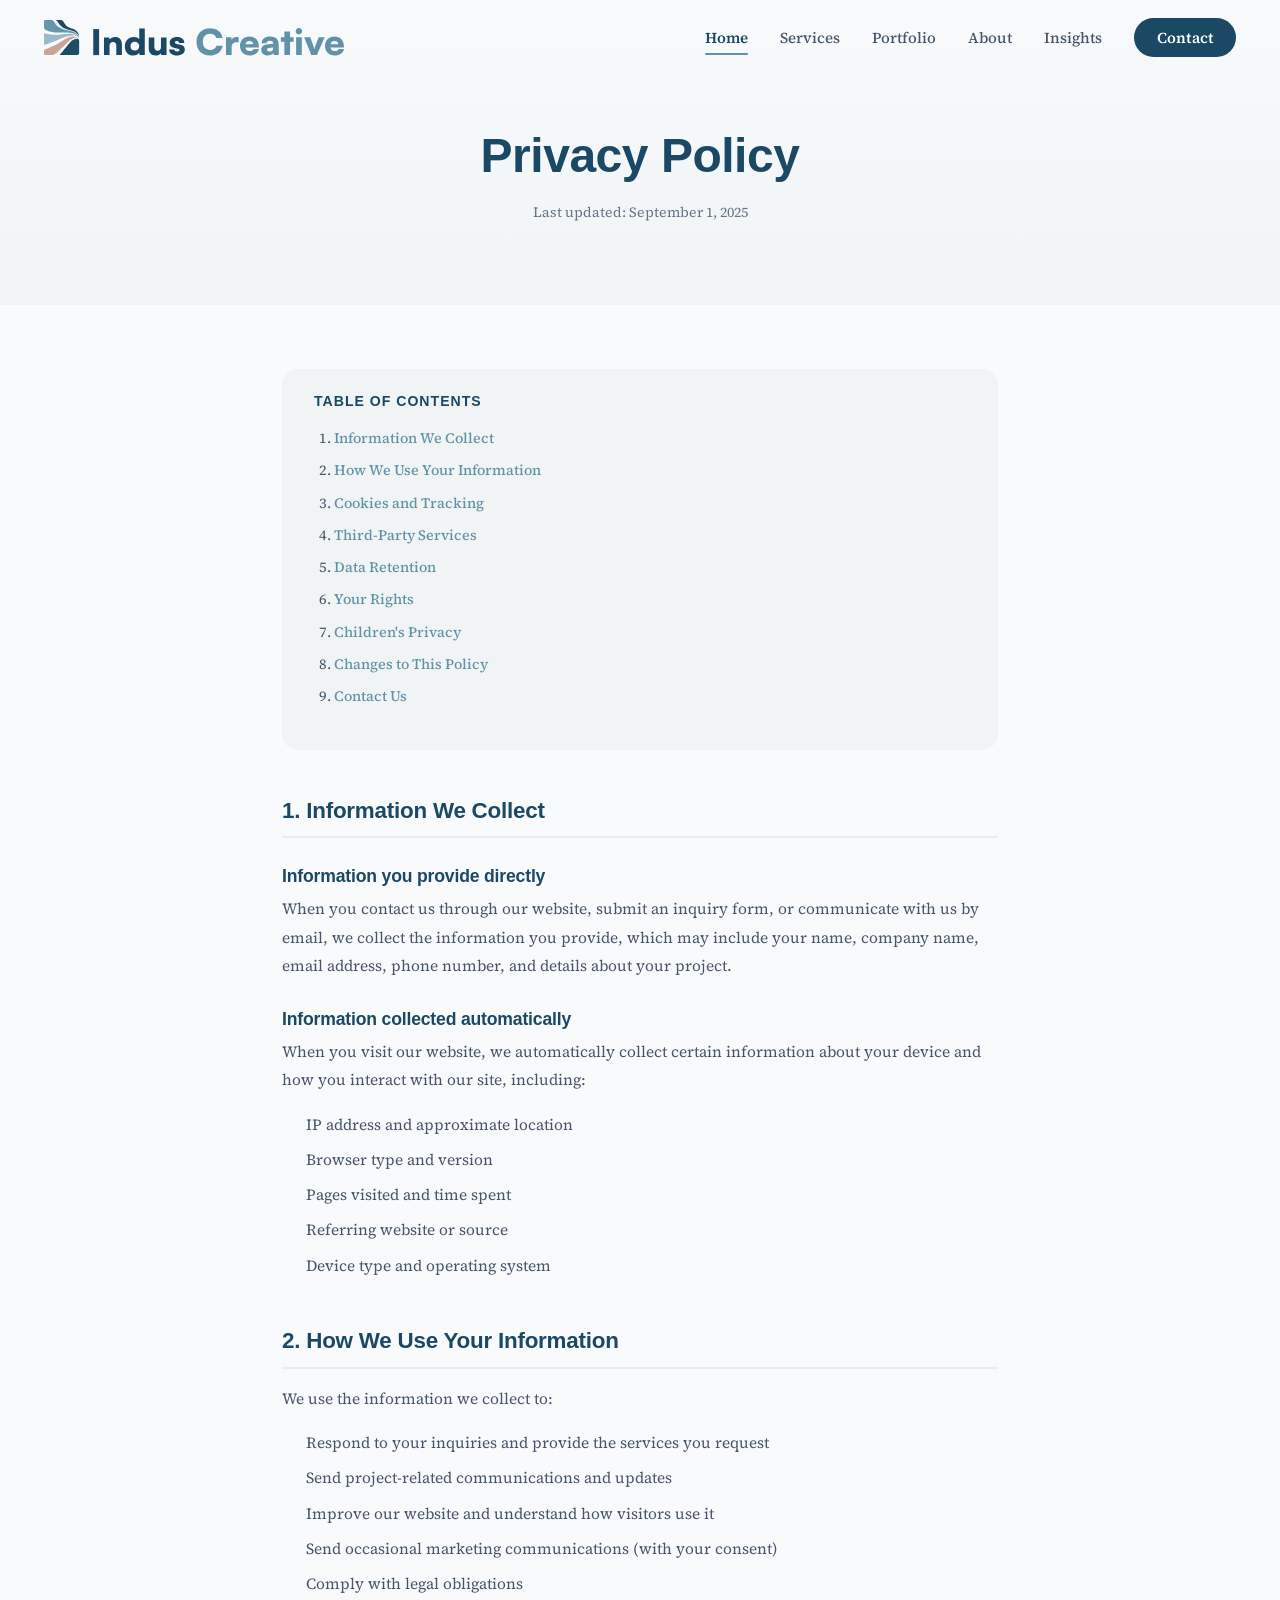
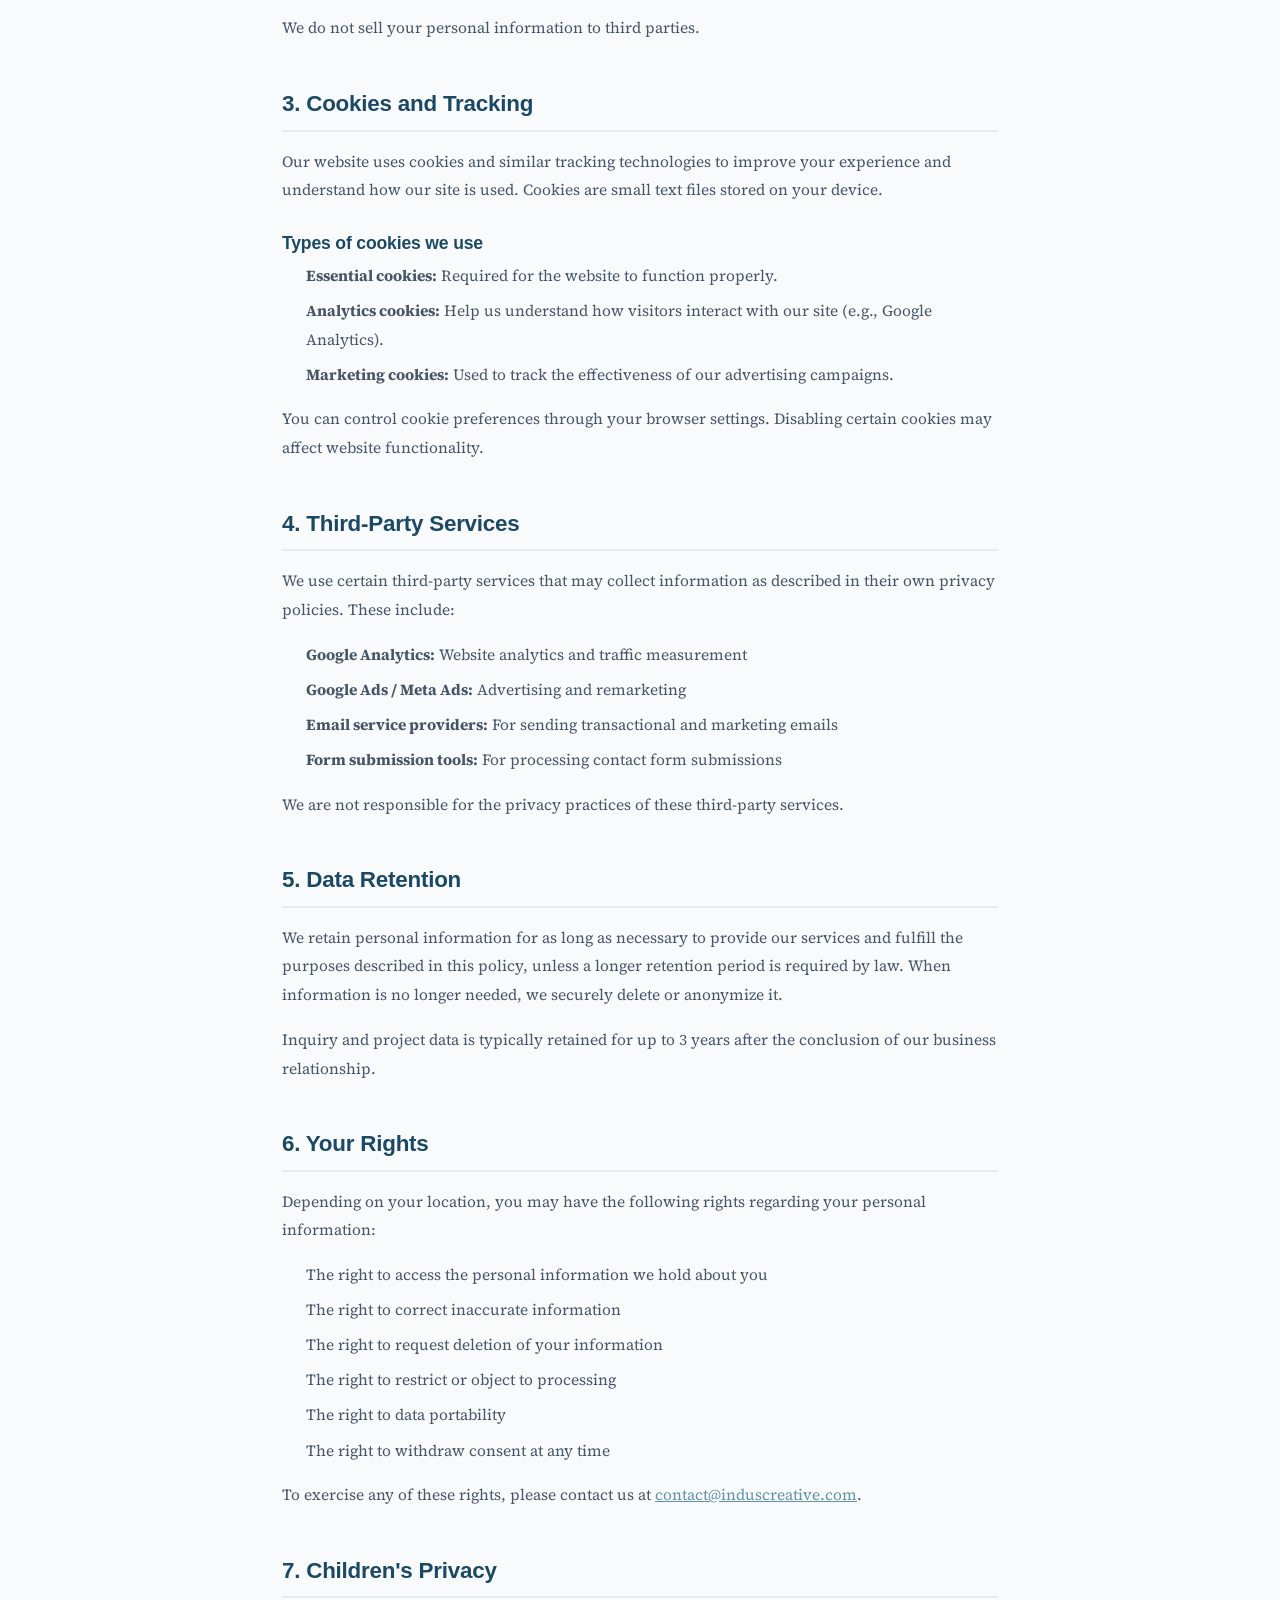
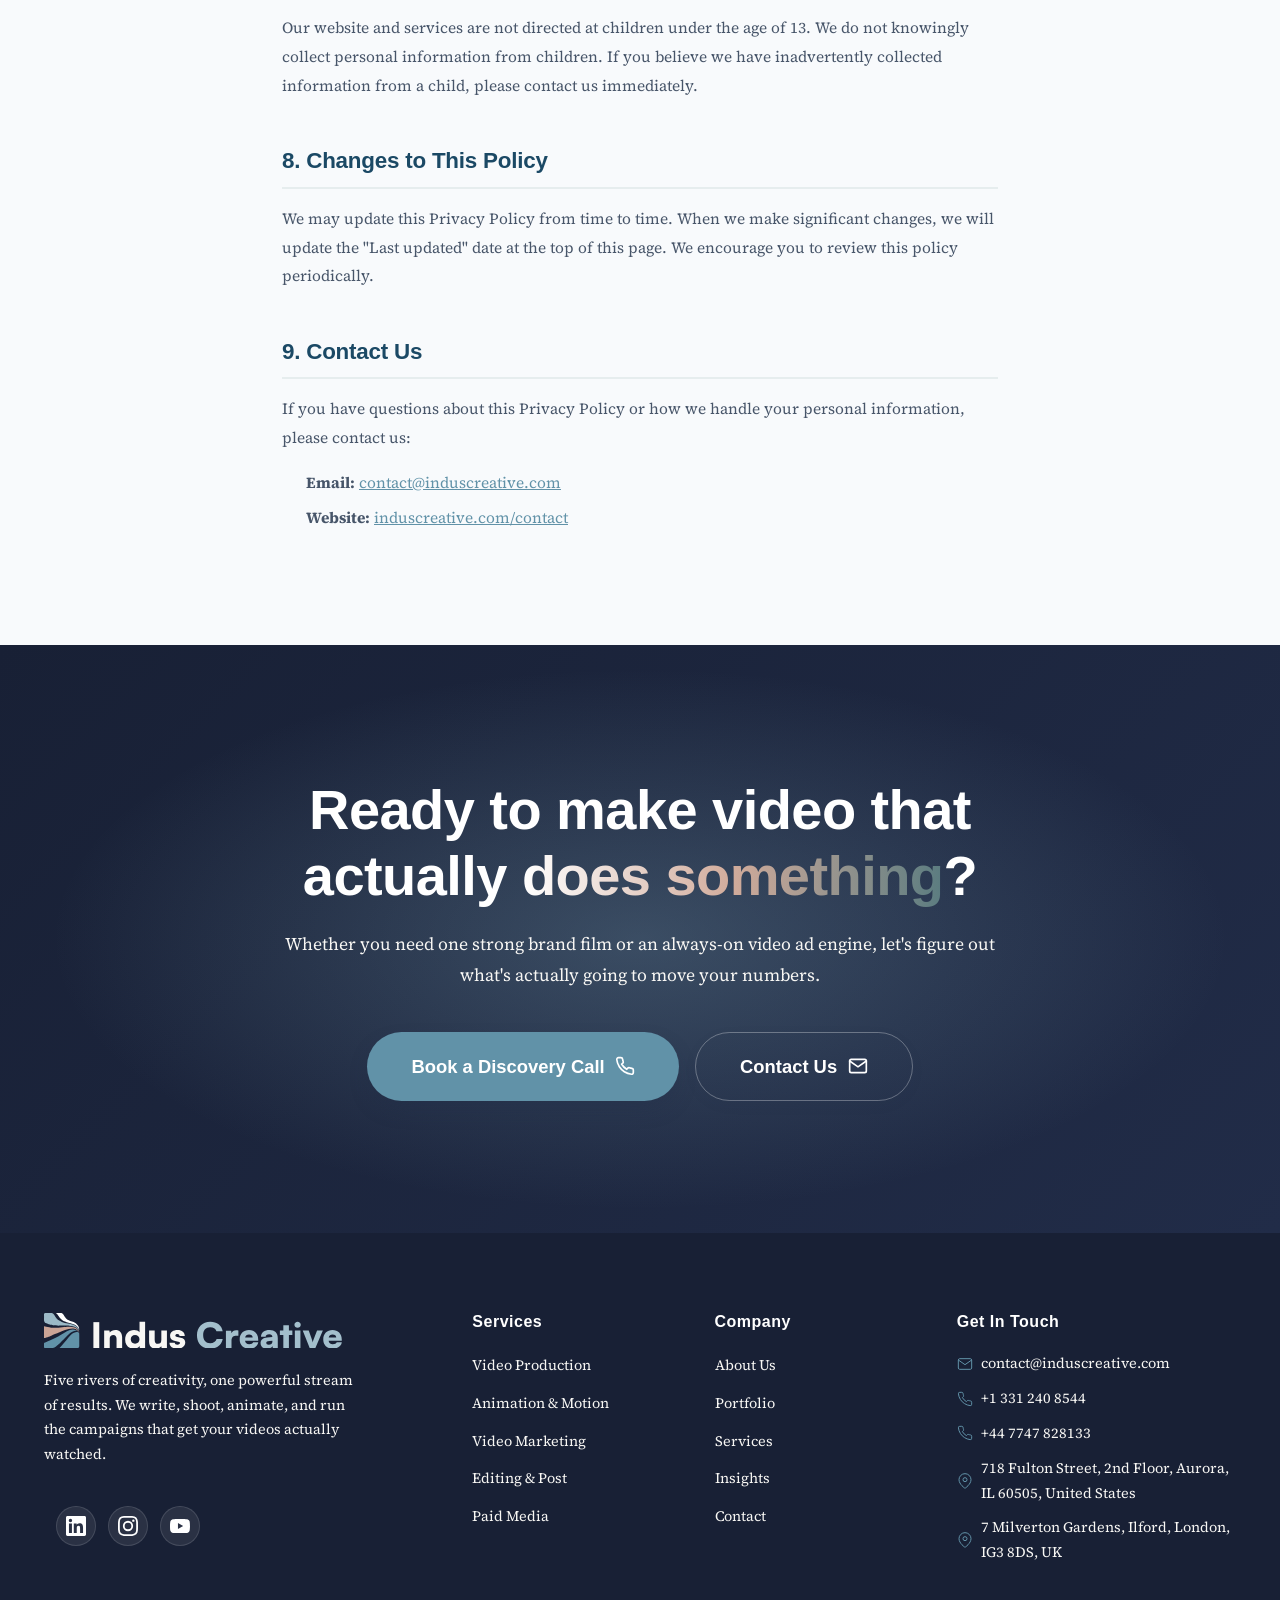
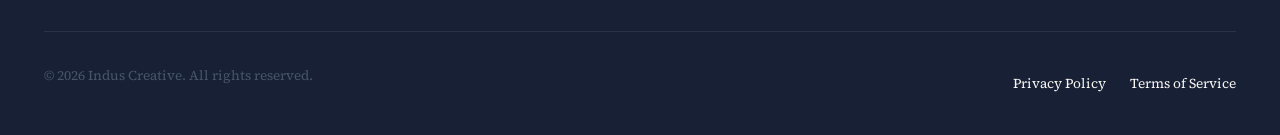
<file: privacy-policy.html>
<!DOCTYPE html>
<html lang="en">
<head>
    <meta charset="UTF-8">
    <meta name="viewport" content="width=device-width, initial-scale=1.0">
    <title>Privacy Policy | Indus Creative</title>
    <meta name="description" content="Privacy policy for Indus Creative — how we collect, use, and protect your information.">
    <meta name="robots" content="index, follow">
    <meta property="og:title" content="Privacy Policy | Indus Creative">
    <meta property="og:description" content="Privacy policy for Indus Creative — how we collect, use, and protect your information.">
    <meta property="og:type" content="website">
    <meta name="twitter:card" content="summary_large_image">
    <link rel="icon" type="image/svg+xml" href="data:image/svg+xml,%3Csvg id='Layer_2' data-name='Layer 2' xmlns='http://www.w3.org/2000/svg' viewBox='0 0 248 248'%3E%3Cg id='Layer_1-2' data-name='Layer 1'%3E%3Cg%3E%3Cpath d='M0,9.13C0,4.09,4.09,0,9.13,0h44.01s3.26,0,5.81,1.12c4.31,1.89,10.58,6.33,16.79,17.61,6.26,11.37,16.33,23.44,24.46,29.77,7.7,6,37.7,21,69.26,25.3,37.83,6.13,46.91,12.01,56.93,20.25,13.7,11.25,19.37,25.92,21.6,37.39,0,0-9.47-20.86-22.38-28.98s-35.02-11.84-48.03-13.11c-13.01-1.27-65.76-.55-65.76-.55,0,0-25.23,1.12-47.36-2.35-6.67-1.05-20.48-3.49-31.46-7.19-10.87-3.66-14.67-5.46-19.96-8.4-1.87-1.04-12.67-6.46-13.04-18.59V9.13Z' fill='%236795ac'/%3E%3Cpath d='M0,93.11s45.81,11.74,74.77,11.48,82.7-7.83,92.87-7.83,32.35-1.04,53.22,7.83c13.77,5.86,26.44,28.03,27.15,30.9,0,0-17.82-28.03-44.82-26.86s-36.39,4.24-55.17,11.41c-18.78,7.17-96.59,39.46-96.59,39.46,0,0-32.66,13.83-51.42,17.22v-83.61Z' fill='%239bb9c6'/%3E%3Cpath d='M0,210.76s81.29-32.35,113.9-54c32.61-21.65,64.96-38.35,85.04-40.7,20.09-2.35,37.6,8.66,49.06,22.16,0,0-14.36-13.62-28.71-12.48-14.35,1.14-33.52,13.79-44.87,24.23-11.35,10.43-60.78,62.35-75.91,74.09-15.13,11.74-23.73,23.93-50.87,23.93H9.34c-5.16,0-9.34-4.18-9.34-9.34v-27.9Z' fill='%23caa496'/%3E%3Cpath d='M107.9,248h125.84c7.87,0,14.26-6.38,14.26-14.26v-81.68s0-5.39-.33-7.39c-.28-1.7-.73-3.46-1.52-4.84-3.1-4.99-8.58-7.05-17.74-6.55-17.22.78-34.7,14.35-46.7,28.17s-36.52,44.87-50.61,60.26c-14.09,15.39-23.22,26.28-23.22,26.28Z' fill='%231f4b65'/%3E%3Cpath d='M82.87,0h38.85s2.69,0,4.73.97c2.9,1.37,6.88,4.49,11.18,11.53,8.61,14.09,14.35,23.74,21.65,29.48,7.3,5.74,20.74,12.78,37.57,18.52,16.83,5.74,26.22,10.57,36.78,21.65,9.36,9.82,14.36,21.27,14.36,37.3,0,0-3.18-9.92-10.91-19.7-2.87-3.64-8.57-9.54-12.43-12.1-8.89-5.9-7.51-5.06-11.91-6.96-4.98-2.15-11.94-4.16-16.28-5.33-4.58-1.23-13.93-3.01-24.39-6.26-8.21-2.55-17.35-5.5-23.74-8.61-7.45-3.63-24.26-10-37.7-27.5C97.2,15.5,94.09,7.94,82.87,0Z' fill='%231f4b65'/%3E%3C/g%3E%3C/g%3E%3C/svg%3E">    <link rel="preconnect" href="https://fonts.googleapis.com">
    <link rel="preconnect" href="https://fonts.googleapis.com">
    <link rel="preconnect" href="https://fonts.gstatic.com" crossorigin>
    <link href="https://fonts.googleapis.com/css2?family=Source+Serif+4:ital,opsz,wght@0,8..60,200..900;1,8..60,200..900&display=swap" rel="stylesheet">    
    <link href="https://api.fontshare.com/v2/css?f[]=satoshi@400,500,700,900&display=swap" rel="stylesheet">
    <link rel="stylesheet" href="style.css">
</head>
<body>

    <!-- ═══════════════════════════════════════════ NAVBAR ═══════════════════════════════════════════ -->
    <nav class="navbar" id="navbar">
        <div class="nav-container">
                    <div class="logo-container">
            <a href="https://induscreative.com" class="nav-logo">
<?xml version="1.0" encoding="UTF-8"?>
<svg id="Layer_2" data-name="Layer 2" xmlns="http://www.w3.org/2000/svg" viewBox="0 0 1254.74 148.85" style=" width: 100%"; >
  <g id="Layer_1-2" data-name="Layer 1">
    <g>
      <g>
        <path d="M230.35,146.9h-24.48V38.12h24.48v108.78Z" fill="#1b4965"/>
        <path d="M250.75,146.9v-73.5h21.91l1.51,7.64c4.68-6.32,13.3-10,23.12-10,17.98,0,28.41,11.17,28.41,30.43v45.42h-23.27v-39.98c0-9.26-5.29-15.29-13.3-15.29-9.22,0-15.11,5.88-15.11,14.99v40.28h-23.27Z" fill="#1b4965"/>
        <path d="M338.24,110.59c0-23.37,14.36-39.54,37.32-39.54,9.37,0,18.28,3.67,22.67,9.11v-44.1h23.27v110.84h-21.91l-1.21-9.41c-4.08,6.76-13.45,11.32-24.33,11.32-21.76,0-35.81-14.99-35.81-38.22ZM398.08,109.71c0-11.03-7.56-18.38-18.44-18.38s-17.98,7.5-17.98,18.38,6.95,18.38,17.98,18.38,18.44-7.35,18.44-18.38Z" fill="#1b4965"/>
        <path d="M512.47,73.4v73.5h-21.91l-1.51-8.23c-4.68,6.03-14.05,10.14-23.12,10.14-17.23,0-27.8-11.17-27.8-29.25v-46.16h23.27v37.93c0,12.05,4.23,17.35,13.75,17.35s14.05-5,14.05-17.05v-38.22h23.27Z" fill="#1b4965"/>
        <path d="M545.11,123.67c.3,5.15,4.23,8.23,11.33,8.23s10.58-2.5,10.58-6.32c0-2.21-1.21-4.56-6.8-5.73l-13.9-2.94c-13.9-2.94-20.7-8.82-20.7-21.76,0-15.29,13.45-24.11,31.58-24.11s29.77,10,29.77,24.84h-22.06c0-5-3.17-8.38-8.76-8.38-5.29,0-8.61,2.65-8.61,6.62,0,3.38,2.87,5.29,8.16,6.47l14.05,2.94c12.39,2.65,19.19,8.23,19.19,19.99,0,15.73-13.75,25.28-33.39,25.28s-32.49-10.29-32.49-25.14h22.06Z" fill="#1b4965"/>
        <path d="M637.86,91.51c0-34.67,22.68-57.49,56.78-57.49,28.54,0,49.07,15.91,52.62,40.83h-26.38c-3.39-11.11-13.12-17.41-26.85-17.41-18.52,0-29.78,12.76-29.78,33.92s11.42,33.92,29.78,33.92c14.04,0,24.38-6.75,27.46-17.71h25.92c-4.01,24.77-25.3,41.13-53.85,41.13-34.25,0-55.7-22.06-55.7-57.19Z" fill="#6192a8"/>
        <path d="M814.22,93.61h-7.56c-13.58,0-21.76,5.85-21.76,20.71v32.57h-23.76v-74.9h22.37l1.23,11.11c3.24-7.35,10.03-12.31,20.37-12.31,2.78,0,5.86.3,9.1,1.05v21.76Z" fill="#6192a8"/>
        <path d="M819.77,109.22c0-23.42,16.2-39.78,39.5-39.78s39.35,15.46,39.35,39.93v5.85l-56.01.3c1.39,9.91,7.1,14.56,17.59,14.56,8.95,0,15.28-3.15,16.97-8.56h21.76c-2.78,16.66-18.05,27.32-39.19,27.32-23.3,0-39.96-16.51-39.96-39.63ZM842.92,101.27h32.09c0-7.96-6.02-13.06-15.58-13.06s-14.66,4.05-16.51,13.06Z" fill="#6192a8"/>
        <path d="M908.65,124.83c0-13.81,10.03-22.37,28.54-23.72l21.6-1.65v-1.2c0-7.35-4.63-11.26-13.12-11.26-10.03,0-15.43,3.75-15.43,10.51h-19.75c0-16.96,14.35-28.07,36.41-28.07s35.03,12.16,35.03,33.62v43.83h-20.98l-1.54-9.91c-2.47,6.9-12.65,11.86-24.22,11.86-16.36,0-26.54-9.31-26.54-24.02ZM958.95,118.83v-4.05l-12.04,1.05c-10.34.9-14.04,3.15-14.04,7.96,0,5.4,3.39,7.96,10.65,7.96,9.1,0,15.43-4.35,15.43-12.91Z" fill="#6192a8"/>
        <path d="M1005.55,146.9v-55.84h-14.66v-19.21h14.66v-23.27h23.76v23.27h14.66v19.21h-14.66v55.84h-23.76Z" fill="#6192a8"/>
        <path d="M1052.76,46.93c0-7.36,6.02-13.06,13.58-13.06s13.42,5.7,13.42,13.06-6.02,13.21-13.42,13.21-13.58-5.85-13.58-13.21ZM1054.62,71.85h23.76v75.05h-23.76v-75.05Z" fill="#6192a8"/>
        <path d="M1088.1,71.85h25.61l9.41,26.27c3.86,10.96,6.94,20.41,7.56,23.87.93-4.35,4.32-14.11,8.18-23.87l10.34-26.27h24.69l-32.25,75.05h-23.45l-30.09-75.05Z" fill="#6192a8"/>
        <path d="M1175.58,109.22c0-23.42,16.2-39.78,39.5-39.78s39.35,15.46,39.35,39.93v5.85l-56.01.3c1.39,9.91,7.1,14.56,17.59,14.56,8.95,0,15.28-3.15,16.97-8.56h21.76c-2.78,16.66-18.05,27.32-39.19,27.32-23.3,0-39.96-16.51-39.96-39.63ZM1198.73,101.27h32.09c0-7.96-6.02-13.06-15.58-13.06s-14.66,4.05-16.51,13.06Z" fill="#6192a8"/>
      </g>
      <g>
        <path d="M0,5.41C0,2.42,2.42,0,5.41,0h26.07s1.93,0,3.44.66c2.55,1.12,6.27,3.75,9.94,10.43,3.71,6.74,9.67,13.88,14.49,17.63,4.56,3.55,22.33,12.44,41.02,14.99,22.41,3.63,27.78,7.12,33.72,11.99,8.11,6.66,11.47,15.36,12.8,22.15,0,0-5.61-12.35-13.26-17.16-7.65-4.81-20.74-7.01-28.45-7.76s-38.95-.33-38.95-.33c0,0-14.95.66-28.05-1.39-3.95-.62-12.13-2.07-18.64-4.26-6.44-2.17-8.69-3.23-11.82-4.98-1.11-.62-7.51-3.82-7.72-11.01V5.41Z" fill="#6795ac"/>
        <path d="M0,55.15s27.13,6.95,44.29,6.8c17.15-.15,48.98-4.64,55.01-4.64s19.16-.62,31.52,4.64c8.16,3.47,15.66,16.6,16.08,18.3,0,0-10.56-16.6-26.55-15.91-15.99.7-21.56,2.51-32.68,6.76-11.13,4.25-57.21,23.37-57.21,23.37,0,0-19.35,8.19-30.46,10.2v-49.52Z" fill="#9bb9c6"/>
        <path d="M0,124.84s48.15-19.16,67.46-31.99c19.31-12.83,38.48-22.71,50.37-24.1,11.9-1.39,22.27,5.13,29.06,13.13,0,0-8.51-8.07-17.01-7.39-8.5.68-19.86,8.17-26.58,14.35-6.72,6.18-36,36.93-44.97,43.88-8.96,6.95-14.05,14.18-30.13,14.18H5.53c-3.06,0-5.53-2.48-5.53-5.53v-16.53Z" fill="#caa496"/>
        <path d="M63.91,146.9h74.54c4.66,0,8.45-3.78,8.45-8.45v-48.38s0-3.19-.19-4.37c-.16-1.01-.44-2.05-.9-2.87-1.83-2.96-5.08-4.18-10.51-3.88-10.2.46-20.55,8.5-27.66,16.69-7.11,8.19-21.63,26.58-29.98,35.69-8.34,9.12-13.75,15.57-13.75,15.57Z" fill="#1f4b65"/>
        <path d="M49.09,0h23.01s1.59,0,2.8.57c1.72.81,4.08,2.66,6.63,6.83,5.1,8.34,8.5,14.06,12.83,17.46,4.33,3.4,12.28,7.57,22.25,10.97,9.97,3.4,15.53,6.26,21.79,12.83,5.54,5.82,8.51,12.6,8.51,22.1,0,0-1.88-5.88-6.46-11.67-1.7-2.15-5.08-5.65-7.37-7.17-5.27-3.49-4.45-3-7.06-4.12-2.95-1.27-7.07-2.47-9.64-3.16-2.72-.73-8.25-1.78-14.45-3.71-4.86-1.51-10.28-3.26-14.06-5.1-4.41-2.15-14.37-5.92-22.33-16.29-7.96-10.37-9.8-14.84-16.45-19.55Z" fill="#1f4b65"/>
      </g>
    </g>
  </g>
</svg>
</div>
            <ul class="nav-links" id="nav-links">
                <li><a href="index.html" class="nav-link active">Home</a></li>
                <li><a href="Services.html" class="nav-link">Services</a></li>
                <li><a href="Portfolio.html" class="nav-link">Portfolio</a></li>
                <li><a href="AboutIndus.html" class="nav-link">About</a></li>
                <li><a href="insights.html" class="nav-link">Insights</a></li>
                <li><a href="Contact.html" class="nav-link nav-link-cta">Contact</a></li>
            </ul>
            <button class="hamburger" id="hamburger" aria-label="Toggle navigation menu">
                <span></span>
                <span></span>
                <span></span>
            </button>
        </div>
    </nav>

<!-- ═══════════════════════════════════════════ LEGAL HERO ═══════════════════════════════════════════ -->
    <section class="legal-hero">
        <div class="container">
            <h1>Privacy Policy</h1>
            <p class="last-updated">Last updated: September 1, 2025</p>
        </div>
    </section>

    <!-- ═══════════════════════════════════════════ LEGAL BODY ═══════════════════════════════════════════ -->
    <main class="legal-content">
        <div class="container">
            <div class="legal-body">
                <div class="legal-toc">
                    <h4>Table of Contents</h4>
                    <ol>
                        <li><a href="#information-we-collect">Information We Collect</a></li>
                        <li><a href="#how-we-use">How We Use Your Information</a></li>
                        <li><a href="#cookies">Cookies and Tracking</a></li>
                        <li><a href="#third-party">Third-Party Services</a></li>
                        <li><a href="#data-retention">Data Retention</a></li>
                        <li><a href="#your-rights">Your Rights</a></li>
                        <li><a href="#childrens-privacy">Children's Privacy</a></li>
                        <li><a href="#changes">Changes to This Policy</a></li>
                        <li><a href="#contact">Contact Us</a></li>
                    </ol>
                </div>

                <h2 id="information-we-collect">1. Information We Collect</h2>
                <h3>Information you provide directly</h3>
                <p>When you contact us through our website, submit an inquiry form, or communicate with us by email, we collect the information you provide, which may include your name, company name, email address, phone number, and details about your project.</p>
                <h3>Information collected automatically</h3>
                <p>When you visit our website, we automatically collect certain information about your device and how you interact with our site, including:</p>
                <ul>
                    <li>IP address and approximate location</li>
                    <li>Browser type and version</li>
                    <li>Pages visited and time spent</li>
                    <li>Referring website or source</li>
                    <li>Device type and operating system</li>
                </ul>

                <h2 id="how-we-use">2. How We Use Your Information</h2>
                <p>We use the information we collect to:</p>
                <ul>
                    <li>Respond to your inquiries and provide the services you request</li>
                    <li>Send project-related communications and updates</li>
                    <li>Improve our website and understand how visitors use it</li>
                    <li>Send occasional marketing communications (with your consent)</li>
                    <li>Comply with legal obligations</li>
                </ul>
                <p>We do not sell your personal information to third parties.</p>

                <h2 id="cookies">3. Cookies and Tracking</h2>
                <p>Our website uses cookies and similar tracking technologies to improve your experience and understand how our site is used. Cookies are small text files stored on your device.</p>
                <h3>Types of cookies we use</h3>
                <ul>
                    <li><strong>Essential cookies:</strong> Required for the website to function properly.</li>
                    <li><strong>Analytics cookies:</strong> Help us understand how visitors interact with our site (e.g., Google Analytics).</li>
                    <li><strong>Marketing cookies:</strong> Used to track the effectiveness of our advertising campaigns.</li>
                </ul>
                <p>You can control cookie preferences through your browser settings. Disabling certain cookies may affect website functionality.</p>

                <h2 id="third-party">4. Third-Party Services</h2>
                <p>We use certain third-party services that may collect information as described in their own privacy policies. These include:</p>
                <ul>
                    <li><strong>Google Analytics:</strong> Website analytics and traffic measurement</li>
                    <li><strong>Google Ads / Meta Ads:</strong> Advertising and remarketing</li>
                    <li><strong>Email service providers:</strong> For sending transactional and marketing emails</li>
                    <li><strong>Form submission tools:</strong> For processing contact form submissions</li>
                </ul>
                <p>We are not responsible for the privacy practices of these third-party services.</p>

                <h2 id="data-retention">5. Data Retention</h2>
                <p>We retain personal information for as long as necessary to provide our services and fulfill the purposes described in this policy, unless a longer retention period is required by law. When information is no longer needed, we securely delete or anonymize it.</p>
                <p>Inquiry and project data is typically retained for up to 3 years after the conclusion of our business relationship.</p>

                <h2 id="your-rights">6. Your Rights</h2>
                <p>Depending on your location, you may have the following rights regarding your personal information:</p>
                <ul>
                    <li>The right to access the personal information we hold about you</li>
                    <li>The right to correct inaccurate information</li>
                    <li>The right to request deletion of your information</li>
                    <li>The right to restrict or object to processing</li>
                    <li>The right to data portability</li>
                    <li>The right to withdraw consent at any time</li>
                </ul>
                <p>To exercise any of these rights, please contact us at <a href="mailto:contact@induscreative.com">contact@induscreative.com</a>.</p>

                <h2 id="childrens-privacy">7. Children's Privacy</h2>
                <p>Our website and services are not directed at children under the age of 13. We do not knowingly collect personal information from children. If you believe we have inadvertently collected information from a child, please contact us immediately.</p>

                <h2 id="changes">8. Changes to This Policy</h2>
                <p>We may update this Privacy Policy from time to time. When we make significant changes, we will update the "Last updated" date at the top of this page. We encourage you to review this policy periodically.</p>

                <h2 id="contact">9. Contact Us</h2>
                <p>If you have questions about this Privacy Policy or how we handle your personal information, please contact us:</p>
                <ul>
                    <li><strong>Email:</strong> <a href="mailto:contact@induscreative.com">contact@induscreative.com</a></li>
                    <li><strong>Website:</strong> <a href="Contact.html">induscreative.com/contact</a></li>
                </ul>
            </div>
        </div>
    </main>
 <!-- ═══════════════════════════════════════════ CTA SECTION ═══════════════════════════════════════════ -->
    <section class="cta-section" id="contact">
        <div class="cta-bg-pattern"></div>
        <div class="container">
            <div class="cta-content animate-on-scroll fade-in-up">
                <h2 class="cta-title">Ready to make video that actually <span class="gradient-text">does something</span>?</h2>
                <p class="cta-subtitle">Whether you need one strong brand film or an always-on video ad engine, let's figure out what's actually going to move your numbers.</p>
                <div class="cta-buttons">
                    <a href="#" class="btn btn-primary btn-large" id="cta-book-call">
                        <span>Book a Discovery Call</span>
                        <svg width="20" height="20" viewBox="0 0 24 24" fill="none" stroke="currentColor" stroke-width="2" stroke-linecap="round"><path d="M22 16.92v3a2 2 0 0 1-2.18 2 19.79 19.79 0 0 1-8.63-3.07 19.5 19.5 0 0 1-6-6 19.79 19.79 0 0 1-3.07-8.67A2 2 0 0 1 4.11 2h3a2 2 0 0 1 2 1.72 12.84 12.84 0 0 0 .7 2.81 2 2 0 0 1-.45 2.11L8.09 9.91a16 16 0 0 0 6 6l1.27-1.27a2 2 0 0 1 2.11-.45 12.84 12.84 0 0 0 2.81.7A2 2 0 0 1 22 16.92z"/></svg>
                    </a>
                    <a href="Contact.html" class="btn btn-secondary btn-large" id="cta-contact-us">
                        <span>Contact Us</span>
                        <svg width="20" height="20" viewBox="0 0 24 24" fill="none" stroke="currentColor" stroke-width="2" stroke-linecap="round"><path d="M4 4h16c1.1 0 2 .9 2 2v12c0 1.1-.9 2-2 2H4c-1.1 0-2-.9-2-2V6c0-1.1.9-2 2-2z"/><path d="M22 6l-10 7L2 6"/></svg>
                    </a>
                </div>
            </div>
        </div>
    </section>

    <!-- ═══════════════════════════════════════════ FOOTER ═══════════════════════════════════════════ -->
    <footer class="footer">
        <div class="container">
            <div class="footer-grid">
                <div class="footer-brand">
<div class="logo-container">
            <a href="https://induscreative.com" class="nav-logo">
<?xml version="1.0" encoding="UTF-8"?>
<svg id="Layer_2" data-name="Layer 2" xmlns="http://www.w3.org/2000/svg" viewBox="0 0 1241.88 148.81" style=" width: 80%">
  <g id="Layer_1-2" data-name="Layer 1">
    <g>
      <g>
        <path d="M230.35,146.9h-24.48V38.12h24.48v108.78Z" fill="#f8f7f4"/>
        <path d="M250.75,146.9v-73.5h21.91l1.51,7.64c4.68-6.32,13.3-10,23.12-10,17.98,0,28.41,11.17,28.41,30.43v45.42h-23.27v-39.98c0-9.26-5.29-15.29-13.3-15.29-9.22,0-15.11,5.88-15.11,14.99v40.28h-23.27Z" fill="#f8f7f4"/>
        <path d="M338.24,110.59c0-23.37,14.36-39.54,37.32-39.54,9.37,0,18.28,3.67,22.67,9.11v-44.1h23.27v110.84h-21.91l-1.21-9.41c-4.08,6.76-13.45,11.32-24.33,11.32-21.76,0-35.81-14.99-35.81-38.22ZM398.08,109.71c0-11.03-7.56-18.38-18.44-18.38s-17.98,7.5-17.98,18.38,6.95,18.38,17.98,18.38,18.44-7.35,18.44-18.38Z" fill="#f8f7f4"/>
        <path d="M512.47,73.4v73.5h-21.91l-1.51-8.23c-4.68,6.03-14.05,10.14-23.12,10.14-17.23,0-27.8-11.17-27.8-29.25v-46.16h23.27v37.93c0,12.05,4.23,17.35,13.75,17.35s14.05-5,14.05-17.05v-38.22h23.27Z" fill="#f8f7f4"/>
        <path d="M545.11,123.67c.3,5.15,4.23,8.23,11.33,8.23s10.58-2.5,10.58-6.32c0-2.21-1.21-4.56-6.8-5.73l-13.9-2.94c-13.9-2.94-20.7-8.82-20.7-21.76,0-15.29,13.45-24.11,31.58-24.11s29.77,10,29.77,24.84h-22.06c0-5-3.17-8.38-8.76-8.38-5.29,0-8.61,2.65-8.61,6.62,0,3.38,2.87,5.29,8.16,6.47l14.05,2.94c12.39,2.65,19.19,8.23,19.19,19.99,0,15.73-13.75,25.28-33.39,25.28s-32.49-10.29-32.49-25.14h22.06Z" fill="#f8f7f4"/>
        <path d="M637.74,92.65c0-33.96,22.21-56.3,55.61-56.3,27.96,0,48.05,15.58,51.53,39.99h-25.84c-3.33-10.88-12.84-17.05-26.29-17.05-18.13,0-29.16,12.5-29.16,33.22s11.18,33.22,29.16,33.22c13.75,0,23.88-6.62,26.9-17.35h25.39c-3.93,24.25-24.78,40.28-52.74,40.28-33.55,0-54.55-21.61-54.55-56.01Z" fill="#a3bfcc"/>
        <path d="M810.46,94.71h-7.4c-13.3,0-21.31,5.73-21.31,20.29v31.9h-23.27v-73.35h21.91l1.21,10.88c3.17-7.2,9.82-12.05,19.95-12.05,2.72,0,5.74.29,8.92,1.03v21.32Z" fill="#a3bfcc"/>
        <path d="M815.9,110c0-22.93,15.87-38.96,38.68-38.96s38.53,15.14,38.53,39.1v5.73l-54.85.29c1.36,9.7,6.95,14.26,17.23,14.26,8.76,0,14.96-3.09,16.62-8.38h21.31c-2.72,16.32-17.68,26.75-38.38,26.75-22.82,0-39.14-16.17-39.14-38.81ZM838.57,102.21h31.43c0-7.79-5.89-12.79-15.26-12.79s-14.36,3.97-16.17,12.79Z" fill="#a3bfcc"/>
        <path d="M902.94,125.29c0-13.52,9.82-21.9,27.96-23.23l21.16-1.62v-1.18c0-7.2-4.53-11.03-12.84-11.03-9.82,0-15.11,3.67-15.11,10.29h-19.34c0-16.61,14.05-27.49,35.66-27.49s34.3,11.91,34.3,32.93v42.92h-20.55l-1.51-9.7c-2.42,6.76-12.39,11.61-23.72,11.61-16.02,0-25.99-9.11-25.99-23.52ZM952.2,119.41v-3.97l-11.79,1.03c-10.12.88-13.75,3.09-13.75,7.79,0,5.29,3.33,7.79,10.43,7.79,8.92,0,15.11-4.26,15.11-12.64Z" fill="#a3bfcc"/>
        <path d="M997.84,146.9v-54.69h-14.36v-18.82h14.36v-22.79h23.27v22.79h14.36v18.82h-14.36v54.69h-23.27Z" fill="#a3bfcc"/>
        <path d="M1044.08,48.99c0-7.2,5.89-12.79,13.3-12.79s13.15,5.59,13.15,12.79-5.89,12.94-13.15,12.94-13.3-5.73-13.3-12.94ZM1045.89,73.4h23.27v73.5h-23.27v-73.5Z" fill="#a3bfcc"/>
        <path d="M1078.68,73.4h25.08l9.22,25.73c3.78,10.73,6.8,19.99,7.4,23.37.91-4.26,4.23-13.82,8.01-23.37l10.12-25.73h24.18l-31.58,73.5h-22.97l-29.47-73.5Z" fill="#a3bfcc"/>
        <path d="M1164.36,110c0-22.93,15.87-38.96,38.68-38.96s38.53,15.14,38.53,39.1v5.73l-54.85.29c1.36,9.7,6.95,14.26,17.23,14.26,8.76,0,14.96-3.09,16.62-8.38h21.31c-2.72,16.32-17.68,26.75-38.38,26.75-22.82,0-39.14-16.17-39.14-38.81ZM1187.03,102.21h31.43c0-7.79-5.89-12.79-15.26-12.79s-14.35,3.97-16.17,12.79Z" fill="#a3bfcc"/>
      </g>
      <path d="M0,5.41C0,2.42,2.42,0,5.41,0h26.07s1.93,0,3.44.66c2.55,1.12,6.27,3.75,9.94,10.43s9.67,13.88,14.49,17.63c4.56,3.55,22.33,12.44,41.02,14.99,22.41,3.63,27.78,7.12,33.72,11.99,8.11,6.66,11.47,15.36,12.8,22.15,0,0-5.61-12.35-13.26-17.16-7.65-4.81-20.74-7.01-28.45-7.76s-38.95-.33-38.95-.33c0,0-14.95.66-28.05-1.39-3.95-.62-12.13-2.07-18.64-4.26-6.44-2.17-8.69-3.23-11.82-4.98-1.11-.62-7.51-3.82-7.72-11.01V5.41Z" fill="#9bb9c6"/>
      <path d="M0,55.15s27.13,6.95,44.29,6.8c17.15-.15,48.98-4.64,55.01-4.64s19.16-.62,31.52,4.64c8.16,3.47,15.66,16.6,16.08,18.3,0,0-10.56-16.6-26.55-15.91-15.99.7-21.56,2.51-32.68,6.76-11.13,4.25-57.21,23.37-57.21,23.37,0,0-19.35,8.19-30.46,10.2v-49.52Z" fill="#caa496"/>
      <path d="M0,124.84s48.15-19.16,67.46-31.99c19.31-12.83,38.48-22.71,50.37-24.1,11.9-1.39,22.27,5.13,29.06,13.13,0,0-8.51-8.07-17.01-7.39-8.5.68-19.86,8.17-26.58,14.35-6.72,6.18-36,36.93-44.97,43.88-8.96,6.95-14.05,14.18-30.13,14.18H5.53c-3.06,0-5.53-2.48-5.53-5.53v-16.53Z" fill="#6192a8"/>
      <path d="M63.91,146.9h74.54c4.66,0,8.45-3.78,8.45-8.45v-48.38s0-3.19-.19-4.37c-.16-1.01-.44-2.05-.9-2.87-1.83-2.96-5.08-4.18-10.51-3.88-10.2.46-20.55,8.5-27.66,16.69-7.11,8.19-21.63,26.58-29.98,35.69-8.34,9.12-13.75,15.57-13.75,15.57Z" fill="#6192a8"/>
      <path d="M49.09,0h23.01s1.59,0,2.8.57c1.72.81,4.08,2.66,6.63,6.83,5.1,8.34,8.5,14.06,12.83,17.46,4.33,3.4,12.28,7.57,22.25,10.97,9.97,3.4,15.53,6.26,21.79,12.83,5.54,5.82,8.51,12.6,8.51,22.1,0,0-1.88-5.88-6.46-11.67-1.7-2.15-5.08-5.65-7.37-7.17-5.27-3.49-4.45-3-7.06-4.12-2.95-1.27-7.07-2.47-9.64-3.16-2.72-.73-8.25-1.78-14.45-3.71-4.86-1.51-10.28-3.26-14.06-5.1-4.41-2.15-14.37-5.92-22.33-16.29-7.96-10.37-9.8-14.84-16.45-19.55Z" fill="#fff"/>
    </g>
  </g>
</svg>
</div>
                    <p class="footer-desc">Five rivers of creativity, one powerful stream of results. We write, shoot, animate, and run the campaigns that get your videos actually watched.</p>
                    <div class="footer-socials">
                        <a href="https://www.linkedin.com/company/induscreative" class="social-link" aria-label="LinkedIn">
                            <svg width="20" height="20" viewBox="0 0 24 24" fill="currentColor"><path d="M20.447 20.452h-3.554v-5.569c0-1.328-.027-3.037-1.852-3.037-1.853 0-2.136 1.445-2.136 2.939v5.667H9.351V9h3.414v1.561h.046c.477-.9 1.637-1.85 3.37-1.85 3.601 0 4.267 2.37 4.267 5.455v6.286zM5.337 7.433a2.062 2.062 0 0 1-2.063-2.065 2.064 2.064 0 1 1 2.063 2.065zm1.782 13.019H3.555V9h3.564v11.452zM22.225 0H1.771C.792 0 0 .774 0 1.729v20.542C0 23.227.792 24 1.771 24h20.451C23.2 24 24 23.227 24 22.271V1.729C24 .774 23.2 0 22.222 0h.003z"/></svg>
                        </a>
                        <a href="https://www.instagram.com/induscreativellc" class="social-link" aria-label="Instagram">
                            <svg width="20" height="20" viewBox="0 0 24 24" fill="currentColor"><path d="M12 2.163c3.204 0 3.584.012 4.85.07 3.252.148 4.771 1.691 4.919 4.919.058 1.265.069 1.645.069 4.849 0 3.205-.012 3.584-.069 4.849-.149 3.225-1.664 4.771-4.919 4.919-1.266.058-1.644.07-4.85.07-3.204 0-3.584-.012-4.849-.07-3.26-.149-4.771-1.699-4.919-4.92-.058-1.265-.07-1.644-.07-4.849 0-3.204.013-3.583.07-4.849.149-3.227 1.664-4.771 4.919-4.919 1.266-.057 1.645-.069 4.849-.069zM12 0C8.741 0 8.333.014 7.053.072 2.695.272.273 2.69.073 7.052.014 8.333 0 8.741 0 12c0 3.259.014 3.668.072 4.948.2 4.358 2.618 6.78 6.98 6.98C8.333 23.986 8.741 24 12 24c3.259 0 3.668-.014 4.948-.072 4.354-.2 6.782-2.618 6.979-6.98.059-1.28.073-1.689.073-4.948 0-3.259-.014-3.667-.072-4.947-.196-4.354-2.617-6.78-6.979-6.98C15.668.014 15.259 0 12 0zm0 5.838a6.162 6.162 0 1 0 0 12.324 6.162 6.162 0 0 0 0-12.324zM12 16a4 4 0 1 1 0-8 4 4 0 0 1 0 8zm6.406-11.845a1.44 1.44 0 1 0 0 2.881 1.44 1.44 0 0 0 0-2.881z"/></svg>
                        </a>
                        <a href="https://www.youtube.com/@IndusCreative" class="social-link" aria-label="YouTube">
                            <svg width="20" height="20" viewBox="0 0 24 24" fill="currentColor"><path d="M23.498 6.186a3.016 3.016 0 0 0-2.122-2.136C19.505 3.545 12 3.545 12 3.545s-7.505 0-9.377.505A3.017 3.017 0 0 0 .502 6.186C0 8.07 0 12 0 12s0 3.93.502 5.814a3.016 3.016 0 0 0 2.122 2.136c1.871.505 9.376.505 9.376.505s7.505 0 9.377-.505a3.015 3.015 0 0 0 2.122-2.136C24 15.93 24 12 24 12s0-3.93-.502-5.814zM9.545 15.568V8.432L15.818 12l-6.273 3.568z"/></svg>
                        </a>
                    </div>
                </div>
                <div class="footer-links-col">
                    <h4 class="footer-heading">Services</h4>
                    <ul class="footer-links">
                        <li><a href="video-production.html">Video Production</a></li>
                        <li><a href="video-production.html">Animation & Motion</a></li>
                        <li><a href="video-marketing.html">Video Marketing</a></li>
                        <li><a href="video-production.html">Editing & Post</a></li>
                        <li><a href="video-marketing.html">Paid Media</a></li>
                    </ul>
                </div>
                <div class="footer-links-col">
                    <h4 class="footer-heading">Company</h4>
                    <ul class="footer-links">
                        <li><a href="AboutIndus.html">About Us</a></li>
                        <li><a href="Portfolio.html">Portfolio</a></li>
                        <li><a href="Services.html">Services</a></li>
                        <li><a href="insights.html">Insights</a></li>
                        <li><a href="Contact.html">Contact</a></li>
                    </ul>
                </div>
                <div class="footer-links-col">
                    <h4 class="footer-heading">Get In Touch</h4>
                    <ul class="footer-links footer-contact">
                        <li>
                            <svg width="16" height="16" viewBox="0 0 24 24" fill="none" stroke="currentColor" stroke-width="1.5"><path d="M4 4h16c1.1 0 2 .9 2 2v12c0 1.1-.9 2-2 2H4c-1.1 0-2-.9-2-2V6c0-1.1.9-2 2-2z"/><path d="M22 6l-10 7L2 6"/></svg>
                            <a href="mailto:contact@induscreative.com">contact@induscreative.com</a>
                        </li>
                        <li>
                            <svg width="16" height="16" viewBox="0 0 24 24" fill="none" stroke="currentColor" stroke-width="1.5"><path d="M22 16.92v3a2 2 0 0 1-2.18 2 19.79 19.79 0 0 1-8.63-3.07 19.5 19.5 0 0 1-6-6 19.79 19.79 0 0 1-3.07-8.67A2 2 0 0 1 4.11 2h3a2 2 0 0 1 2 1.72 12.84 12.84 0 0 0 .7 2.81 2 2 0 0 1-.45 2.11L8.09 9.91a16 16 0 0 0 6 6l1.27-1.27a2 2 0 0 1 2.11-.45 12.84 12.84 0 0 0 2.81.7A2 2 0 0 1 22 16.92z"/></svg>
                            <a href="tel:+13312408544">+1 331 240 8544</a>
                        </li>
                                                <li>
                            <svg width="16" height="16" viewBox="0 0 24 24" fill="none" stroke="currentColor" stroke-width="1.5"><path d="M22 16.92v3a2 2 0 0 1-2.18 2 19.79 19.79 0 0 1-8.63-3.07 19.5 19.5 0 0 1-6-6 19.79 19.79 0 0 1-3.07-8.67A2 2 0 0 1 4.11 2h3a2 2 0 0 1 2 1.72 12.84 12.84 0 0 0 .7 2.81 2 2 0 0 1-.45 2.11L8.09 9.91a16 16 0 0 0 6 6l1.27-1.27a2 2 0 0 1 2.11-.45 12.84 12.84 0 0 0 2.81.7A2 2 0 0 1 22 16.92z"/></svg>
                            <a href="tel:+447747828133">+44 7747 828133</a>
                        </li>
                        <li>
                            <svg width="16" height="16" viewBox="0 0 24 24" fill="none" stroke="currentColor" stroke-width="1.5"><path d="M21 10c0 7-9 13-9 13s-9-6-9-13a9 9 0 0 1 18 0z"/><circle cx="12" cy="10" r="3"/></svg>
                            <a href="https://maps.app.goo.gl/qP6qeZ9dmUya2Xf66">718 Fulton Street, 2nd Floor, Aurora, IL 60505, United States</a>
                        </li>
                        <li>
                            <svg width="16" height="16" viewBox="0 0 24 24" fill="none" stroke="currentColor" stroke-width="1.5"><path d="M21 10c0 7-9 13-9 13s-9-6-9-13a9 9 0 0 1 18 0z"/><circle cx="12" cy="10" r="3"/></svg>
                            <a href="https://maps.app.goo.gl/wnGC9BMXFrqHFhyp6">7 Milverton Gardens, Ilford, London, IG3 8DS, UK</a>
                        </li>
                    </ul>
                </div>
            </div>
            <div class="footer-bottom">
                <p>&copy; 2026 Indus Creative. All rights reserved.</p>
                <div class="footer-bottom-links">
                    <a href="#">Privacy Policy</a>
                    <a href="#">Terms of Service</a>
                </div>
            </div>
        </div>
    </footer>

    <script src="script.js"></script>
</file>
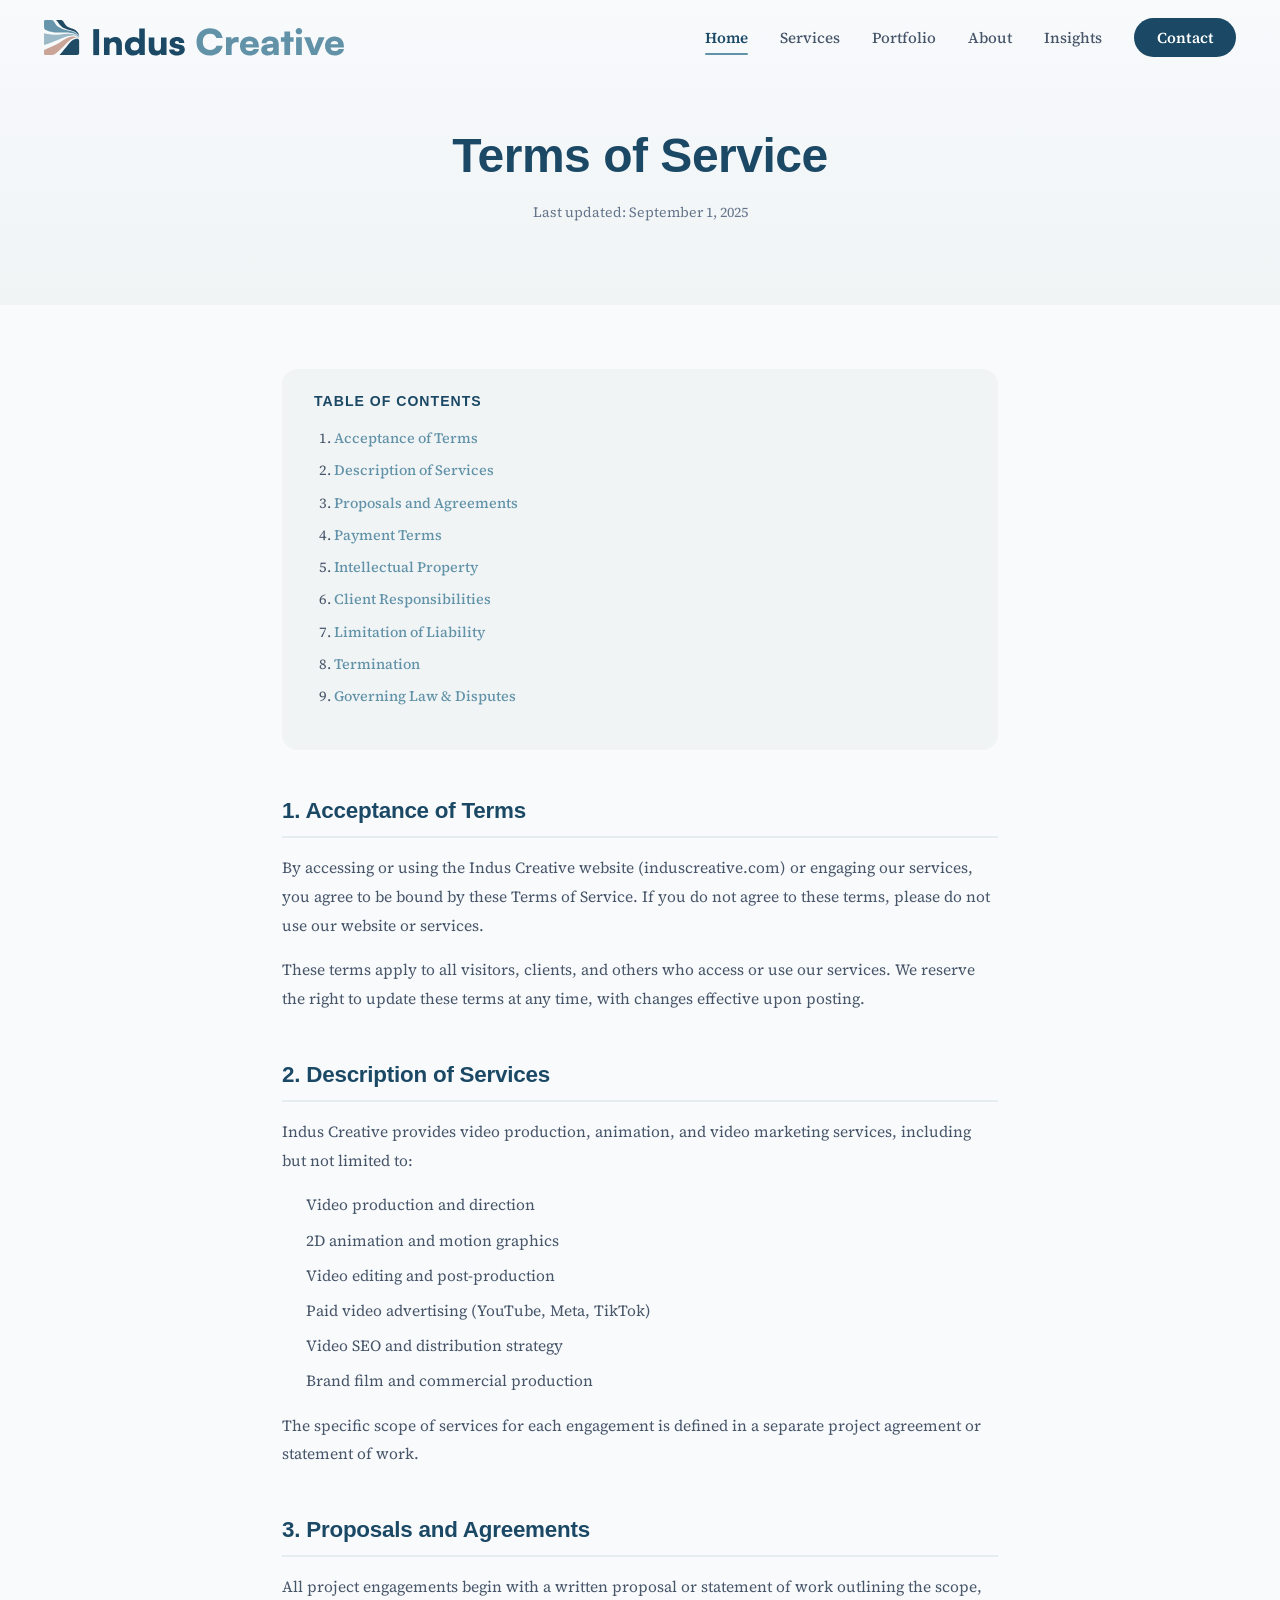
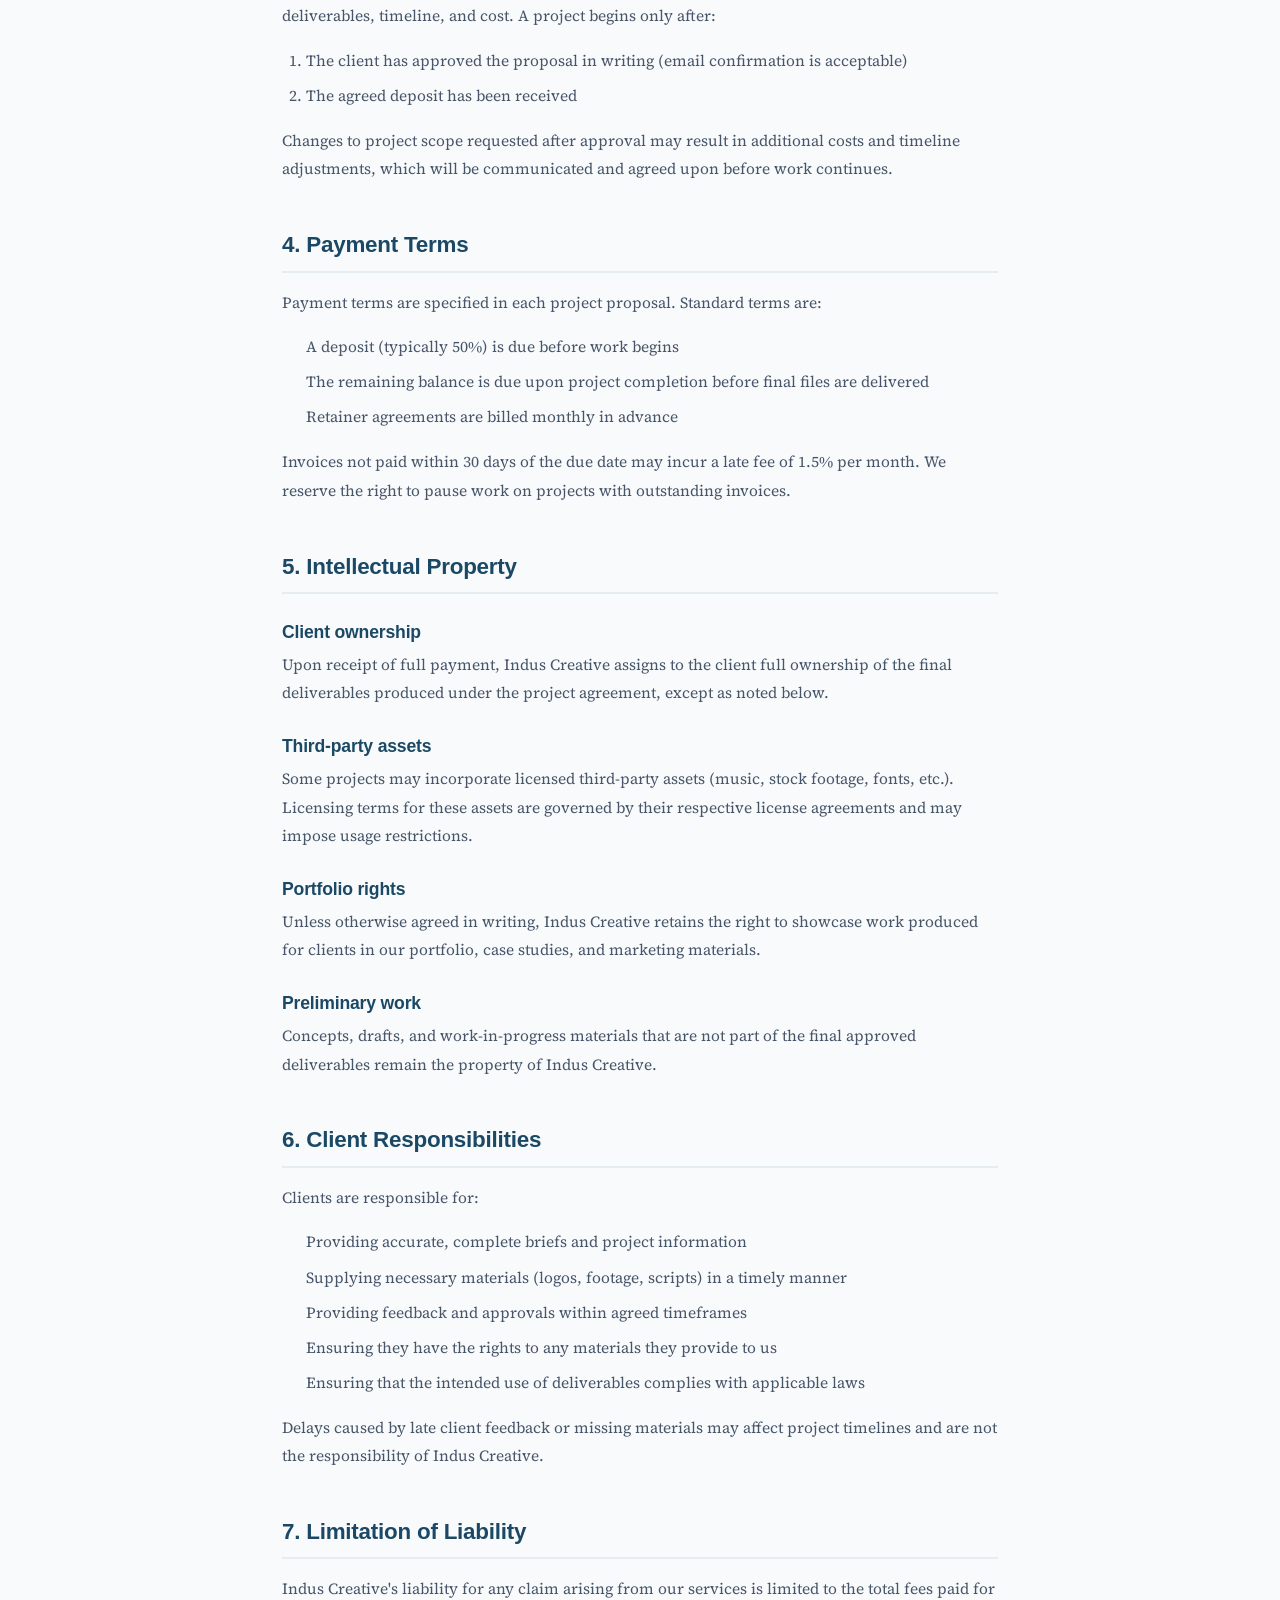
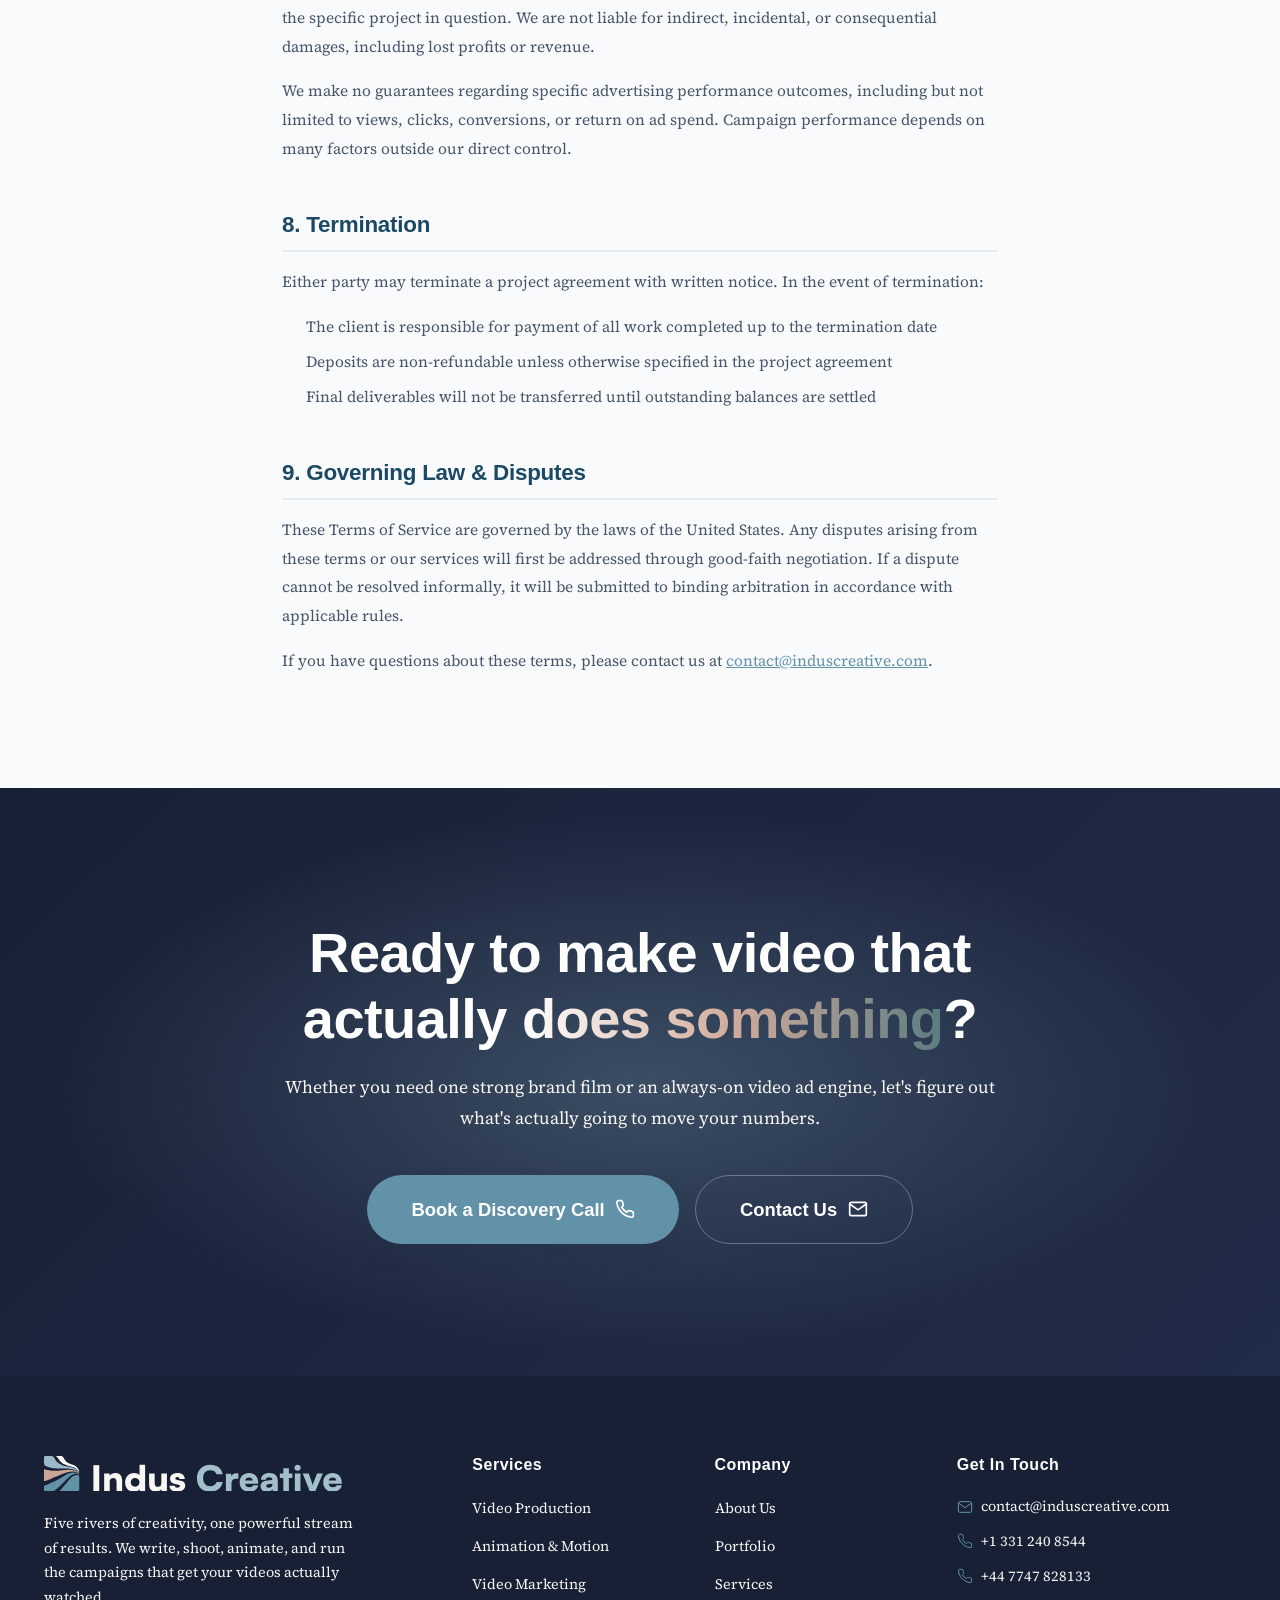
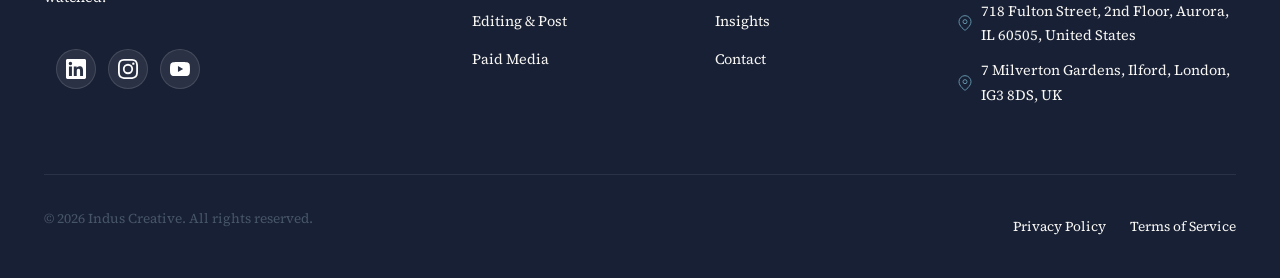
<file: terms.html>
<!DOCTYPE html>
<html lang="en">
<head>
    <meta charset="UTF-8">
    <meta name="viewport" content="width=device-width, initial-scale=1.0">
    <title>Terms of Service | Indus Creative</title>
    <meta name="description" content="Terms and conditions governing the use of Indus Creative's website and services.">
    <meta name="robots" content="index, follow">
    <meta property="og:title" content="Terms of Service | Indus Creative">
    <meta property="og:description" content="Terms and conditions governing the use of Indus Creative's website and services.">
    <meta property="og:type" content="website">
    <meta name="twitter:card" content="summary_large_image">
    <link rel="icon" type="image/svg+xml" href="data:image/svg+xml,%3Csvg id='Layer_2' data-name='Layer 2' xmlns='http://www.w3.org/2000/svg' viewBox='0 0 248 248'%3E%3Cg id='Layer_1-2' data-name='Layer 1'%3E%3Cg%3E%3Cpath d='M0,9.13C0,4.09,4.09,0,9.13,0h44.01s3.26,0,5.81,1.12c4.31,1.89,10.58,6.33,16.79,17.61,6.26,11.37,16.33,23.44,24.46,29.77,7.7,6,37.7,21,69.26,25.3,37.83,6.13,46.91,12.01,56.93,20.25,13.7,11.25,19.37,25.92,21.6,37.39,0,0-9.47-20.86-22.38-28.98s-35.02-11.84-48.03-13.11c-13.01-1.27-65.76-.55-65.76-.55,0,0-25.23,1.12-47.36-2.35-6.67-1.05-20.48-3.49-31.46-7.19-10.87-3.66-14.67-5.46-19.96-8.4-1.87-1.04-12.67-6.46-13.04-18.59V9.13Z' fill='%236795ac'/%3E%3Cpath d='M0,93.11s45.81,11.74,74.77,11.48,82.7-7.83,92.87-7.83,32.35-1.04,53.22,7.83c13.77,5.86,26.44,28.03,27.15,30.9,0,0-17.82-28.03-44.82-26.86s-36.39,4.24-55.17,11.41c-18.78,7.17-96.59,39.46-96.59,39.46,0,0-32.66,13.83-51.42,17.22v-83.61Z' fill='%239bb9c6'/%3E%3Cpath d='M0,210.76s81.29-32.35,113.9-54c32.61-21.65,64.96-38.35,85.04-40.7,20.09-2.35,37.6,8.66,49.06,22.16,0,0-14.36-13.62-28.71-12.48-14.35,1.14-33.52,13.79-44.87,24.23-11.35,10.43-60.78,62.35-75.91,74.09-15.13,11.74-23.73,23.93-50.87,23.93H9.34c-5.16,0-9.34-4.18-9.34-9.34v-27.9Z' fill='%23caa496'/%3E%3Cpath d='M107.9,248h125.84c7.87,0,14.26-6.38,14.26-14.26v-81.68s0-5.39-.33-7.39c-.28-1.7-.73-3.46-1.52-4.84-3.1-4.99-8.58-7.05-17.74-6.55-17.22.78-34.7,14.35-46.7,28.17s-36.52,44.87-50.61,60.26c-14.09,15.39-23.22,26.28-23.22,26.28Z' fill='%231f4b65'/%3E%3Cpath d='M82.87,0h38.85s2.69,0,4.73.97c2.9,1.37,6.88,4.49,11.18,11.53,8.61,14.09,14.35,23.74,21.65,29.48,7.3,5.74,20.74,12.78,37.57,18.52,16.83,5.74,26.22,10.57,36.78,21.65,9.36,9.82,14.36,21.27,14.36,37.3,0,0-3.18-9.92-10.91-19.7-2.87-3.64-8.57-9.54-12.43-12.1-8.89-5.9-7.51-5.06-11.91-6.96-4.98-2.15-11.94-4.16-16.28-5.33-4.58-1.23-13.93-3.01-24.39-6.26-8.21-2.55-17.35-5.5-23.74-8.61-7.45-3.63-24.26-10-37.7-27.5C97.2,15.5,94.09,7.94,82.87,0Z' fill='%231f4b65'/%3E%3C/g%3E%3C/g%3E%3C/svg%3E">    <link rel="preconnect" href="https://fonts.googleapis.com">
    <link rel="preconnect" href="https://fonts.googleapis.com">
    <link rel="preconnect" href="https://fonts.gstatic.com" crossorigin>
    <link href="https://fonts.googleapis.com/css2?family=Source+Serif+4:ital,opsz,wght@0,8..60,200..900;1,8..60,200..900&display=swap" rel="stylesheet">    
    <link href="https://api.fontshare.com/v2/css?f[]=satoshi@400,500,700,900&display=swap" rel="stylesheet">
    <link rel="stylesheet" href="style.css">
</head>
<body>

    <!-- ═══════════════════════════════════════════ NAVBAR ═══════════════════════════════════════════ -->
    <nav class="navbar" id="navbar">
        <div class="nav-container">
                    <div class="logo-container">
            <a href="https://induscreative.com" class="nav-logo">
<?xml version="1.0" encoding="UTF-8"?>
<svg id="Layer_2" data-name="Layer 2" xmlns="http://www.w3.org/2000/svg" viewBox="0 0 1254.74 148.85" style=" width: 100%"; >
  <g id="Layer_1-2" data-name="Layer 1">
    <g>
      <g>
        <path d="M230.35,146.9h-24.48V38.12h24.48v108.78Z" fill="#1b4965"/>
        <path d="M250.75,146.9v-73.5h21.91l1.51,7.64c4.68-6.32,13.3-10,23.12-10,17.98,0,28.41,11.17,28.41,30.43v45.42h-23.27v-39.98c0-9.26-5.29-15.29-13.3-15.29-9.22,0-15.11,5.88-15.11,14.99v40.28h-23.27Z" fill="#1b4965"/>
        <path d="M338.24,110.59c0-23.37,14.36-39.54,37.32-39.54,9.37,0,18.28,3.67,22.67,9.11v-44.1h23.27v110.84h-21.91l-1.21-9.41c-4.08,6.76-13.45,11.32-24.33,11.32-21.76,0-35.81-14.99-35.81-38.22ZM398.08,109.71c0-11.03-7.56-18.38-18.44-18.38s-17.98,7.5-17.98,18.38,6.95,18.38,17.98,18.38,18.44-7.35,18.44-18.38Z" fill="#1b4965"/>
        <path d="M512.47,73.4v73.5h-21.91l-1.51-8.23c-4.68,6.03-14.05,10.14-23.12,10.14-17.23,0-27.8-11.17-27.8-29.25v-46.16h23.27v37.93c0,12.05,4.23,17.35,13.75,17.35s14.05-5,14.05-17.05v-38.22h23.27Z" fill="#1b4965"/>
        <path d="M545.11,123.67c.3,5.15,4.23,8.23,11.33,8.23s10.58-2.5,10.58-6.32c0-2.21-1.21-4.56-6.8-5.73l-13.9-2.94c-13.9-2.94-20.7-8.82-20.7-21.76,0-15.29,13.45-24.11,31.58-24.11s29.77,10,29.77,24.84h-22.06c0-5-3.17-8.38-8.76-8.38-5.29,0-8.61,2.65-8.61,6.62,0,3.38,2.87,5.29,8.16,6.47l14.05,2.94c12.39,2.65,19.19,8.23,19.19,19.99,0,15.73-13.75,25.28-33.39,25.28s-32.49-10.29-32.49-25.14h22.06Z" fill="#1b4965"/>
        <path d="M637.86,91.51c0-34.67,22.68-57.49,56.78-57.49,28.54,0,49.07,15.91,52.62,40.83h-26.38c-3.39-11.11-13.12-17.41-26.85-17.41-18.52,0-29.78,12.76-29.78,33.92s11.42,33.92,29.78,33.92c14.04,0,24.38-6.75,27.46-17.71h25.92c-4.01,24.77-25.3,41.13-53.85,41.13-34.25,0-55.7-22.06-55.7-57.19Z" fill="#6192a8"/>
        <path d="M814.22,93.61h-7.56c-13.58,0-21.76,5.85-21.76,20.71v32.57h-23.76v-74.9h22.37l1.23,11.11c3.24-7.35,10.03-12.31,20.37-12.31,2.78,0,5.86.3,9.1,1.05v21.76Z" fill="#6192a8"/>
        <path d="M819.77,109.22c0-23.42,16.2-39.78,39.5-39.78s39.35,15.46,39.35,39.93v5.85l-56.01.3c1.39,9.91,7.1,14.56,17.59,14.56,8.95,0,15.28-3.15,16.97-8.56h21.76c-2.78,16.66-18.05,27.32-39.19,27.32-23.3,0-39.96-16.51-39.96-39.63ZM842.92,101.27h32.09c0-7.96-6.02-13.06-15.58-13.06s-14.66,4.05-16.51,13.06Z" fill="#6192a8"/>
        <path d="M908.65,124.83c0-13.81,10.03-22.37,28.54-23.72l21.6-1.65v-1.2c0-7.35-4.63-11.26-13.12-11.26-10.03,0-15.43,3.75-15.43,10.51h-19.75c0-16.96,14.35-28.07,36.41-28.07s35.03,12.16,35.03,33.62v43.83h-20.98l-1.54-9.91c-2.47,6.9-12.65,11.86-24.22,11.86-16.36,0-26.54-9.31-26.54-24.02ZM958.95,118.83v-4.05l-12.04,1.05c-10.34.9-14.04,3.15-14.04,7.96,0,5.4,3.39,7.96,10.65,7.96,9.1,0,15.43-4.35,15.43-12.91Z" fill="#6192a8"/>
        <path d="M1005.55,146.9v-55.84h-14.66v-19.21h14.66v-23.27h23.76v23.27h14.66v19.21h-14.66v55.84h-23.76Z" fill="#6192a8"/>
        <path d="M1052.76,46.93c0-7.36,6.02-13.06,13.58-13.06s13.42,5.7,13.42,13.06-6.02,13.21-13.42,13.21-13.58-5.85-13.58-13.21ZM1054.62,71.85h23.76v75.05h-23.76v-75.05Z" fill="#6192a8"/>
        <path d="M1088.1,71.85h25.61l9.41,26.27c3.86,10.96,6.94,20.41,7.56,23.87.93-4.35,4.32-14.11,8.18-23.87l10.34-26.27h24.69l-32.25,75.05h-23.45l-30.09-75.05Z" fill="#6192a8"/>
        <path d="M1175.58,109.22c0-23.42,16.2-39.78,39.5-39.78s39.35,15.46,39.35,39.93v5.85l-56.01.3c1.39,9.91,7.1,14.56,17.59,14.56,8.95,0,15.28-3.15,16.97-8.56h21.76c-2.78,16.66-18.05,27.32-39.19,27.32-23.3,0-39.96-16.51-39.96-39.63ZM1198.73,101.27h32.09c0-7.96-6.02-13.06-15.58-13.06s-14.66,4.05-16.51,13.06Z" fill="#6192a8"/>
      </g>
      <g>
        <path d="M0,5.41C0,2.42,2.42,0,5.41,0h26.07s1.93,0,3.44.66c2.55,1.12,6.27,3.75,9.94,10.43,3.71,6.74,9.67,13.88,14.49,17.63,4.56,3.55,22.33,12.44,41.02,14.99,22.41,3.63,27.78,7.12,33.72,11.99,8.11,6.66,11.47,15.36,12.8,22.15,0,0-5.61-12.35-13.26-17.16-7.65-4.81-20.74-7.01-28.45-7.76s-38.95-.33-38.95-.33c0,0-14.95.66-28.05-1.39-3.95-.62-12.13-2.07-18.64-4.26-6.44-2.17-8.69-3.23-11.82-4.98-1.11-.62-7.51-3.82-7.72-11.01V5.41Z" fill="#6795ac"/>
        <path d="M0,55.15s27.13,6.95,44.29,6.8c17.15-.15,48.98-4.64,55.01-4.64s19.16-.62,31.52,4.64c8.16,3.47,15.66,16.6,16.08,18.3,0,0-10.56-16.6-26.55-15.91-15.99.7-21.56,2.51-32.68,6.76-11.13,4.25-57.21,23.37-57.21,23.37,0,0-19.35,8.19-30.46,10.2v-49.52Z" fill="#9bb9c6"/>
        <path d="M0,124.84s48.15-19.16,67.46-31.99c19.31-12.83,38.48-22.71,50.37-24.1,11.9-1.39,22.27,5.13,29.06,13.13,0,0-8.51-8.07-17.01-7.39-8.5.68-19.86,8.17-26.58,14.35-6.72,6.18-36,36.93-44.97,43.88-8.96,6.95-14.05,14.18-30.13,14.18H5.53c-3.06,0-5.53-2.48-5.53-5.53v-16.53Z" fill="#caa496"/>
        <path d="M63.91,146.9h74.54c4.66,0,8.45-3.78,8.45-8.45v-48.38s0-3.19-.19-4.37c-.16-1.01-.44-2.05-.9-2.87-1.83-2.96-5.08-4.18-10.51-3.88-10.2.46-20.55,8.5-27.66,16.69-7.11,8.19-21.63,26.58-29.98,35.69-8.34,9.12-13.75,15.57-13.75,15.57Z" fill="#1f4b65"/>
        <path d="M49.09,0h23.01s1.59,0,2.8.57c1.72.81,4.08,2.66,6.63,6.83,5.1,8.34,8.5,14.06,12.83,17.46,4.33,3.4,12.28,7.57,22.25,10.97,9.97,3.4,15.53,6.26,21.79,12.83,5.54,5.82,8.51,12.6,8.51,22.1,0,0-1.88-5.88-6.46-11.67-1.7-2.15-5.08-5.65-7.37-7.17-5.27-3.49-4.45-3-7.06-4.12-2.95-1.27-7.07-2.47-9.64-3.16-2.72-.73-8.25-1.78-14.45-3.71-4.86-1.51-10.28-3.26-14.06-5.1-4.41-2.15-14.37-5.92-22.33-16.29-7.96-10.37-9.8-14.84-16.45-19.55Z" fill="#1f4b65"/>
      </g>
    </g>
  </g>
</svg>
</div>
            <ul class="nav-links" id="nav-links">
                <li><a href="index.html" class="nav-link active">Home</a></li>
                <li><a href="Services.html" class="nav-link">Services</a></li>
                <li><a href="Portfolio.html" class="nav-link">Portfolio</a></li>
                <li><a href="AboutIndus.html" class="nav-link">About</a></li>
                <li><a href="insights.html" class="nav-link">Insights</a></li>
                <li><a href="Contact.html" class="nav-link nav-link-cta">Contact</a></li>
            </ul>
            <button class="hamburger" id="hamburger" aria-label="Toggle navigation menu">
                <span></span>
                <span></span>
                <span></span>
            </button>
        </div>
    </nav>
    <!-- ═══════════════════════════════════════════ LEGAL HERO ═══════════════════════════════════════════ -->
    <div class="legal-hero">
        <div class="container">
            <h1>Terms of Service</h1>
            <p class="last-updated">Last updated: September 1, 2025</p>
        </div>
    </div>

    <!-- ═══════════════════════════════════════════ LEGAL BODY ═══════════════════════════════════════════ -->
    <main class="container">
        <article class="legal-body">
            <div class="legal-toc">
                <h4>Table of Contents</h4>
                <ol>
                    <li><a href="#acceptance">Acceptance of Terms</a></li>
                    <li><a href="#services">Description of Services</a></li>
                    <li><a href="#proposals">Proposals and Agreements</a></li>
                    <li><a href="#payment">Payment Terms</a></li>
                    <li><a href="#intellectual-property">Intellectual Property</a></li>
                    <li><a href="#client-responsibilities">Client Responsibilities</a></li>
                    <li><a href="#liability">Limitation of Liability</a></li>
                    <li><a href="#termination">Termination</a></li>
                    <li><a href="#governing-law">Governing Law &amp; Disputes</a></li>
                </ol>
            </div>

            <h2 id="acceptance">1. Acceptance of Terms</h2>
            <p>By accessing or using the Indus Creative website (induscreative.com) or engaging our services, you agree to be bound by these Terms of Service. If you do not agree to these terms, please do not use our website or services.</p>
            <p>These terms apply to all visitors, clients, and others who access or use our services. We reserve the right to update these terms at any time, with changes effective upon posting.</p>

            <h2 id="services">2. Description of Services</h2>
            <p>Indus Creative provides video production, animation, and video marketing services, including but not limited to:</p>
            <ul>
                <li>Video production and direction</li>
                <li>2D animation and motion graphics</li>
                <li>Video editing and post-production</li>
                <li>Paid video advertising (YouTube, Meta, TikTok)</li>
                <li>Video SEO and distribution strategy</li>
                <li>Brand film and commercial production</li>
            </ul>
            <p>The specific scope of services for each engagement is defined in a separate project agreement or statement of work.</p>

            <h2 id="proposals">3. Proposals and Agreements</h2>
            <p>All project engagements begin with a written proposal or statement of work outlining the scope, deliverables, timeline, and cost. A project begins only after:</p>
            <ol>
                <li>The client has approved the proposal in writing (email confirmation is acceptable)</li>
                <li>The agreed deposit has been received</li>
            </ol>
            <p>Changes to project scope requested after approval may result in additional costs and timeline adjustments, which will be communicated and agreed upon before work continues.</p>

            <h2 id="payment">4. Payment Terms</h2>
            <p>Payment terms are specified in each project proposal. Standard terms are:</p>
            <ul>
                <li>A deposit (typically 50%) is due before work begins</li>
                <li>The remaining balance is due upon project completion before final files are delivered</li>
                <li>Retainer agreements are billed monthly in advance</li>
            </ul>
            <p>Invoices not paid within 30 days of the due date may incur a late fee of 1.5% per month. We reserve the right to pause work on projects with outstanding invoices.</p>

            <h2 id="intellectual-property">5. Intellectual Property</h2>
            <h3>Client ownership</h3>
            <p>Upon receipt of full payment, Indus Creative assigns to the client full ownership of the final deliverables produced under the project agreement, except as noted below.</p>
            <h3>Third-party assets</h3>
            <p>Some projects may incorporate licensed third-party assets (music, stock footage, fonts, etc.). Licensing terms for these assets are governed by their respective license agreements and may impose usage restrictions.</p>
            <h3>Portfolio rights</h3>
            <p>Unless otherwise agreed in writing, Indus Creative retains the right to showcase work produced for clients in our portfolio, case studies, and marketing materials.</p>
            <h3>Preliminary work</h3>
            <p>Concepts, drafts, and work-in-progress materials that are not part of the final approved deliverables remain the property of Indus Creative.</p>

            <h2 id="client-responsibilities">6. Client Responsibilities</h2>
            <p>Clients are responsible for:</p>
            <ul>
                <li>Providing accurate, complete briefs and project information</li>
                <li>Supplying necessary materials (logos, footage, scripts) in a timely manner</li>
                <li>Providing feedback and approvals within agreed timeframes</li>
                <li>Ensuring they have the rights to any materials they provide to us</li>
                <li>Ensuring that the intended use of deliverables complies with applicable laws</li>
            </ul>
            <p>Delays caused by late client feedback or missing materials may affect project timelines and are not the responsibility of Indus Creative.</p>

            <h2 id="liability">7. Limitation of Liability</h2>
            <p>Indus Creative's liability for any claim arising from our services is limited to the total fees paid for the specific project in question. We are not liable for indirect, incidental, or consequential damages, including lost profits or revenue.</p>
            <p>We make no guarantees regarding specific advertising performance outcomes, including but not limited to views, clicks, conversions, or return on ad spend. Campaign performance depends on many factors outside our direct control.</p>

            <h2 id="termination">8. Termination</h2>
            <p>Either party may terminate a project agreement with written notice. In the event of termination:</p>
            <ul>
                <li>The client is responsible for payment of all work completed up to the termination date</li>
                <li>Deposits are non-refundable unless otherwise specified in the project agreement</li>
                <li>Final deliverables will not be transferred until outstanding balances are settled</li>
            </ul>

            <h2 id="governing-law">9. Governing Law &amp; Disputes</h2>
            <p>These Terms of Service are governed by the laws of the United States. Any disputes arising from these terms or our services will first be addressed through good-faith negotiation. If a dispute cannot be resolved informally, it will be submitted to binding arbitration in accordance with applicable rules.</p>
            <p>If you have questions about these terms, please contact us at <a href="mailto:contact@induscreative.com">contact@induscreative.com</a>.</p>
        </article>
    </main>

<!-- ═══════════════════════════════════════════ CTA SECTION ═══════════════════════════════════════════ -->
    <section class="cta-section" id="contact">
        <div class="cta-bg-pattern"></div>
        <div class="container">
            <div class="cta-content animate-on-scroll fade-in-up">
                <h2 class="cta-title">Ready to make video that actually <span class="gradient-text">does something</span>?</h2>
                <p class="cta-subtitle">Whether you need one strong brand film or an always-on video ad engine, let's figure out what's actually going to move your numbers.</p>
                <div class="cta-buttons">
                    <a href="#" class="btn btn-primary btn-large" id="cta-book-call">
                        <span>Book a Discovery Call</span>
                        <svg width="20" height="20" viewBox="0 0 24 24" fill="none" stroke="currentColor" stroke-width="2" stroke-linecap="round"><path d="M22 16.92v3a2 2 0 0 1-2.18 2 19.79 19.79 0 0 1-8.63-3.07 19.5 19.5 0 0 1-6-6 19.79 19.79 0 0 1-3.07-8.67A2 2 0 0 1 4.11 2h3a2 2 0 0 1 2 1.72 12.84 12.84 0 0 0 .7 2.81 2 2 0 0 1-.45 2.11L8.09 9.91a16 16 0 0 0 6 6l1.27-1.27a2 2 0 0 1 2.11-.45 12.84 12.84 0 0 0 2.81.7A2 2 0 0 1 22 16.92z"/></svg>
                    </a>
                    <a href="Contact.html" class="btn btn-secondary btn-large" id="cta-contact-us">
                        <span>Contact Us</span>
                        <svg width="20" height="20" viewBox="0 0 24 24" fill="none" stroke="currentColor" stroke-width="2" stroke-linecap="round"><path d="M4 4h16c1.1 0 2 .9 2 2v12c0 1.1-.9 2-2 2H4c-1.1 0-2-.9-2-2V6c0-1.1.9-2 2-2z"/><path d="M22 6l-10 7L2 6"/></svg>
                    </a>
                </div>
            </div>
        </div>
    </section>

    <!-- ═══════════════════════════════════════════ FOOTER ═══════════════════════════════════════════ -->
    <footer class="footer">
        <div class="container">
            <div class="footer-grid">
                <div class="footer-brand">
<div class="logo-container">
            <a href="https://induscreative.com" class="nav-logo">
<?xml version="1.0" encoding="UTF-8"?>
<svg id="Layer_2" data-name="Layer 2" xmlns="http://www.w3.org/2000/svg" viewBox="0 0 1241.88 148.81" style=" width: 80%">
  <g id="Layer_1-2" data-name="Layer 1">
    <g>
      <g>
        <path d="M230.35,146.9h-24.48V38.12h24.48v108.78Z" fill="#f8f7f4"/>
        <path d="M250.75,146.9v-73.5h21.91l1.51,7.64c4.68-6.32,13.3-10,23.12-10,17.98,0,28.41,11.17,28.41,30.43v45.42h-23.27v-39.98c0-9.26-5.29-15.29-13.3-15.29-9.22,0-15.11,5.88-15.11,14.99v40.28h-23.27Z" fill="#f8f7f4"/>
        <path d="M338.24,110.59c0-23.37,14.36-39.54,37.32-39.54,9.37,0,18.28,3.67,22.67,9.11v-44.1h23.27v110.84h-21.91l-1.21-9.41c-4.08,6.76-13.45,11.32-24.33,11.32-21.76,0-35.81-14.99-35.81-38.22ZM398.08,109.71c0-11.03-7.56-18.38-18.44-18.38s-17.98,7.5-17.98,18.38,6.95,18.38,17.98,18.38,18.44-7.35,18.44-18.38Z" fill="#f8f7f4"/>
        <path d="M512.47,73.4v73.5h-21.91l-1.51-8.23c-4.68,6.03-14.05,10.14-23.12,10.14-17.23,0-27.8-11.17-27.8-29.25v-46.16h23.27v37.93c0,12.05,4.23,17.35,13.75,17.35s14.05-5,14.05-17.05v-38.22h23.27Z" fill="#f8f7f4"/>
        <path d="M545.11,123.67c.3,5.15,4.23,8.23,11.33,8.23s10.58-2.5,10.58-6.32c0-2.21-1.21-4.56-6.8-5.73l-13.9-2.94c-13.9-2.94-20.7-8.82-20.7-21.76,0-15.29,13.45-24.11,31.58-24.11s29.77,10,29.77,24.84h-22.06c0-5-3.17-8.38-8.76-8.38-5.29,0-8.61,2.65-8.61,6.62,0,3.38,2.87,5.29,8.16,6.47l14.05,2.94c12.39,2.65,19.19,8.23,19.19,19.99,0,15.73-13.75,25.28-33.39,25.28s-32.49-10.29-32.49-25.14h22.06Z" fill="#f8f7f4"/>
        <path d="M637.74,92.65c0-33.96,22.21-56.3,55.61-56.3,27.96,0,48.05,15.58,51.53,39.99h-25.84c-3.33-10.88-12.84-17.05-26.29-17.05-18.13,0-29.16,12.5-29.16,33.22s11.18,33.22,29.16,33.22c13.75,0,23.88-6.62,26.9-17.35h25.39c-3.93,24.25-24.78,40.28-52.74,40.28-33.55,0-54.55-21.61-54.55-56.01Z" fill="#a3bfcc"/>
        <path d="M810.46,94.71h-7.4c-13.3,0-21.31,5.73-21.31,20.29v31.9h-23.27v-73.35h21.91l1.21,10.88c3.17-7.2,9.82-12.05,19.95-12.05,2.72,0,5.74.29,8.92,1.03v21.32Z" fill="#a3bfcc"/>
        <path d="M815.9,110c0-22.93,15.87-38.96,38.68-38.96s38.53,15.14,38.53,39.1v5.73l-54.85.29c1.36,9.7,6.95,14.26,17.23,14.26,8.76,0,14.96-3.09,16.62-8.38h21.31c-2.72,16.32-17.68,26.75-38.38,26.75-22.82,0-39.14-16.17-39.14-38.81ZM838.57,102.21h31.43c0-7.79-5.89-12.79-15.26-12.79s-14.36,3.97-16.17,12.79Z" fill="#a3bfcc"/>
        <path d="M902.94,125.29c0-13.52,9.82-21.9,27.96-23.23l21.16-1.62v-1.18c0-7.2-4.53-11.03-12.84-11.03-9.82,0-15.11,3.67-15.11,10.29h-19.34c0-16.61,14.05-27.49,35.66-27.49s34.3,11.91,34.3,32.93v42.92h-20.55l-1.51-9.7c-2.42,6.76-12.39,11.61-23.72,11.61-16.02,0-25.99-9.11-25.99-23.52ZM952.2,119.41v-3.97l-11.79,1.03c-10.12.88-13.75,3.09-13.75,7.79,0,5.29,3.33,7.79,10.43,7.79,8.92,0,15.11-4.26,15.11-12.64Z" fill="#a3bfcc"/>
        <path d="M997.84,146.9v-54.69h-14.36v-18.82h14.36v-22.79h23.27v22.79h14.36v18.82h-14.36v54.69h-23.27Z" fill="#a3bfcc"/>
        <path d="M1044.08,48.99c0-7.2,5.89-12.79,13.3-12.79s13.15,5.59,13.15,12.79-5.89,12.94-13.15,12.94-13.3-5.73-13.3-12.94ZM1045.89,73.4h23.27v73.5h-23.27v-73.5Z" fill="#a3bfcc"/>
        <path d="M1078.68,73.4h25.08l9.22,25.73c3.78,10.73,6.8,19.99,7.4,23.37.91-4.26,4.23-13.82,8.01-23.37l10.12-25.73h24.18l-31.58,73.5h-22.97l-29.47-73.5Z" fill="#a3bfcc"/>
        <path d="M1164.36,110c0-22.93,15.87-38.96,38.68-38.96s38.53,15.14,38.53,39.1v5.73l-54.85.29c1.36,9.7,6.95,14.26,17.23,14.26,8.76,0,14.96-3.09,16.62-8.38h21.31c-2.72,16.32-17.68,26.75-38.38,26.75-22.82,0-39.14-16.17-39.14-38.81ZM1187.03,102.21h31.43c0-7.79-5.89-12.79-15.26-12.79s-14.35,3.97-16.17,12.79Z" fill="#a3bfcc"/>
      </g>
      <path d="M0,5.41C0,2.42,2.42,0,5.41,0h26.07s1.93,0,3.44.66c2.55,1.12,6.27,3.75,9.94,10.43s9.67,13.88,14.49,17.63c4.56,3.55,22.33,12.44,41.02,14.99,22.41,3.63,27.78,7.12,33.72,11.99,8.11,6.66,11.47,15.36,12.8,22.15,0,0-5.61-12.35-13.26-17.16-7.65-4.81-20.74-7.01-28.45-7.76s-38.95-.33-38.95-.33c0,0-14.95.66-28.05-1.39-3.95-.62-12.13-2.07-18.64-4.26-6.44-2.17-8.69-3.23-11.82-4.98-1.11-.62-7.51-3.82-7.72-11.01V5.41Z" fill="#9bb9c6"/>
      <path d="M0,55.15s27.13,6.95,44.29,6.8c17.15-.15,48.98-4.64,55.01-4.64s19.16-.62,31.52,4.64c8.16,3.47,15.66,16.6,16.08,18.3,0,0-10.56-16.6-26.55-15.91-15.99.7-21.56,2.51-32.68,6.76-11.13,4.25-57.21,23.37-57.21,23.37,0,0-19.35,8.19-30.46,10.2v-49.52Z" fill="#caa496"/>
      <path d="M0,124.84s48.15-19.16,67.46-31.99c19.31-12.83,38.48-22.71,50.37-24.1,11.9-1.39,22.27,5.13,29.06,13.13,0,0-8.51-8.07-17.01-7.39-8.5.68-19.86,8.17-26.58,14.35-6.72,6.18-36,36.93-44.97,43.88-8.96,6.95-14.05,14.18-30.13,14.18H5.53c-3.06,0-5.53-2.48-5.53-5.53v-16.53Z" fill="#6192a8"/>
      <path d="M63.91,146.9h74.54c4.66,0,8.45-3.78,8.45-8.45v-48.38s0-3.19-.19-4.37c-.16-1.01-.44-2.05-.9-2.87-1.83-2.96-5.08-4.18-10.51-3.88-10.2.46-20.55,8.5-27.66,16.69-7.11,8.19-21.63,26.58-29.98,35.69-8.34,9.12-13.75,15.57-13.75,15.57Z" fill="#6192a8"/>
      <path d="M49.09,0h23.01s1.59,0,2.8.57c1.72.81,4.08,2.66,6.63,6.83,5.1,8.34,8.5,14.06,12.83,17.46,4.33,3.4,12.28,7.57,22.25,10.97,9.97,3.4,15.53,6.26,21.79,12.83,5.54,5.82,8.51,12.6,8.51,22.1,0,0-1.88-5.88-6.46-11.67-1.7-2.15-5.08-5.65-7.37-7.17-5.27-3.49-4.45-3-7.06-4.12-2.95-1.27-7.07-2.47-9.64-3.16-2.72-.73-8.25-1.78-14.45-3.71-4.86-1.51-10.28-3.26-14.06-5.1-4.41-2.15-14.37-5.92-22.33-16.29-7.96-10.37-9.8-14.84-16.45-19.55Z" fill="#fff"/>
    </g>
  </g>
</svg>
</div>
                    <p class="footer-desc">Five rivers of creativity, one powerful stream of results. We write, shoot, animate, and run the campaigns that get your videos actually watched.</p>
                    <div class="footer-socials">
                        <a href="https://www.linkedin.com/company/induscreative" class="social-link" aria-label="LinkedIn">
                            <svg width="20" height="20" viewBox="0 0 24 24" fill="currentColor"><path d="M20.447 20.452h-3.554v-5.569c0-1.328-.027-3.037-1.852-3.037-1.853 0-2.136 1.445-2.136 2.939v5.667H9.351V9h3.414v1.561h.046c.477-.9 1.637-1.85 3.37-1.85 3.601 0 4.267 2.37 4.267 5.455v6.286zM5.337 7.433a2.062 2.062 0 0 1-2.063-2.065 2.064 2.064 0 1 1 2.063 2.065zm1.782 13.019H3.555V9h3.564v11.452zM22.225 0H1.771C.792 0 0 .774 0 1.729v20.542C0 23.227.792 24 1.771 24h20.451C23.2 24 24 23.227 24 22.271V1.729C24 .774 23.2 0 22.222 0h.003z"/></svg>
                        </a>
                        <a href="https://www.instagram.com/induscreativellc" class="social-link" aria-label="Instagram">
                            <svg width="20" height="20" viewBox="0 0 24 24" fill="currentColor"><path d="M12 2.163c3.204 0 3.584.012 4.85.07 3.252.148 4.771 1.691 4.919 4.919.058 1.265.069 1.645.069 4.849 0 3.205-.012 3.584-.069 4.849-.149 3.225-1.664 4.771-4.919 4.919-1.266.058-1.644.07-4.85.07-3.204 0-3.584-.012-4.849-.07-3.26-.149-4.771-1.699-4.919-4.92-.058-1.265-.07-1.644-.07-4.849 0-3.204.013-3.583.07-4.849.149-3.227 1.664-4.771 4.919-4.919 1.266-.057 1.645-.069 4.849-.069zM12 0C8.741 0 8.333.014 7.053.072 2.695.272.273 2.69.073 7.052.014 8.333 0 8.741 0 12c0 3.259.014 3.668.072 4.948.2 4.358 2.618 6.78 6.98 6.98C8.333 23.986 8.741 24 12 24c3.259 0 3.668-.014 4.948-.072 4.354-.2 6.782-2.618 6.979-6.98.059-1.28.073-1.689.073-4.948 0-3.259-.014-3.667-.072-4.947-.196-4.354-2.617-6.78-6.979-6.98C15.668.014 15.259 0 12 0zm0 5.838a6.162 6.162 0 1 0 0 12.324 6.162 6.162 0 0 0 0-12.324zM12 16a4 4 0 1 1 0-8 4 4 0 0 1 0 8zm6.406-11.845a1.44 1.44 0 1 0 0 2.881 1.44 1.44 0 0 0 0-2.881z"/></svg>
                        </a>
                        <a href="https://www.youtube.com/@IndusCreative" class="social-link" aria-label="YouTube">
                            <svg width="20" height="20" viewBox="0 0 24 24" fill="currentColor"><path d="M23.498 6.186a3.016 3.016 0 0 0-2.122-2.136C19.505 3.545 12 3.545 12 3.545s-7.505 0-9.377.505A3.017 3.017 0 0 0 .502 6.186C0 8.07 0 12 0 12s0 3.93.502 5.814a3.016 3.016 0 0 0 2.122 2.136c1.871.505 9.376.505 9.376.505s7.505 0 9.377-.505a3.015 3.015 0 0 0 2.122-2.136C24 15.93 24 12 24 12s0-3.93-.502-5.814zM9.545 15.568V8.432L15.818 12l-6.273 3.568z"/></svg>
                        </a>
                    </div>
                </div>
                <div class="footer-links-col">
                    <h4 class="footer-heading">Services</h4>
                    <ul class="footer-links">
                        <li><a href="video-production.html">Video Production</a></li>
                        <li><a href="video-production.html">Animation & Motion</a></li>
                        <li><a href="video-marketing.html">Video Marketing</a></li>
                        <li><a href="video-production.html">Editing & Post</a></li>
                        <li><a href="video-marketing.html">Paid Media</a></li>
                    </ul>
                </div>
                <div class="footer-links-col">
                    <h4 class="footer-heading">Company</h4>
                    <ul class="footer-links">
                        <li><a href="AboutIndus.html">About Us</a></li>
                        <li><a href="Portfolio.html">Portfolio</a></li>
                        <li><a href="Services.html">Services</a></li>
                        <li><a href="insights.html">Insights</a></li>
                        <li><a href="Contact.html">Contact</a></li>
                    </ul>
                </div>
                <div class="footer-links-col">
                    <h4 class="footer-heading">Get In Touch</h4>
                    <ul class="footer-links footer-contact">
                        <li>
                            <svg width="16" height="16" viewBox="0 0 24 24" fill="none" stroke="currentColor" stroke-width="1.5"><path d="M4 4h16c1.1 0 2 .9 2 2v12c0 1.1-.9 2-2 2H4c-1.1 0-2-.9-2-2V6c0-1.1.9-2 2-2z"/><path d="M22 6l-10 7L2 6"/></svg>
                            <a href="mailto:contact@induscreative.com">contact@induscreative.com</a>
                        </li>
                        <li>
                            <svg width="16" height="16" viewBox="0 0 24 24" fill="none" stroke="currentColor" stroke-width="1.5"><path d="M22 16.92v3a2 2 0 0 1-2.18 2 19.79 19.79 0 0 1-8.63-3.07 19.5 19.5 0 0 1-6-6 19.79 19.79 0 0 1-3.07-8.67A2 2 0 0 1 4.11 2h3a2 2 0 0 1 2 1.72 12.84 12.84 0 0 0 .7 2.81 2 2 0 0 1-.45 2.11L8.09 9.91a16 16 0 0 0 6 6l1.27-1.27a2 2 0 0 1 2.11-.45 12.84 12.84 0 0 0 2.81.7A2 2 0 0 1 22 16.92z"/></svg>
                            <a href="tel:+13312408544">+1 331 240 8544</a>
                        </li>
                                                <li>
                            <svg width="16" height="16" viewBox="0 0 24 24" fill="none" stroke="currentColor" stroke-width="1.5"><path d="M22 16.92v3a2 2 0 0 1-2.18 2 19.79 19.79 0 0 1-8.63-3.07 19.5 19.5 0 0 1-6-6 19.79 19.79 0 0 1-3.07-8.67A2 2 0 0 1 4.11 2h3a2 2 0 0 1 2 1.72 12.84 12.84 0 0 0 .7 2.81 2 2 0 0 1-.45 2.11L8.09 9.91a16 16 0 0 0 6 6l1.27-1.27a2 2 0 0 1 2.11-.45 12.84 12.84 0 0 0 2.81.7A2 2 0 0 1 22 16.92z"/></svg>
                            <a href="tel:+447747828133">+44 7747 828133</a>
                        </li>
                        <li>
                            <svg width="16" height="16" viewBox="0 0 24 24" fill="none" stroke="currentColor" stroke-width="1.5"><path d="M21 10c0 7-9 13-9 13s-9-6-9-13a9 9 0 0 1 18 0z"/><circle cx="12" cy="10" r="3"/></svg>
                            <a href="https://maps.app.goo.gl/qP6qeZ9dmUya2Xf66">718 Fulton Street, 2nd Floor, Aurora, IL 60505, United States</a>
                        </li>
                        <li>
                            <svg width="16" height="16" viewBox="0 0 24 24" fill="none" stroke="currentColor" stroke-width="1.5"><path d="M21 10c0 7-9 13-9 13s-9-6-9-13a9 9 0 0 1 18 0z"/><circle cx="12" cy="10" r="3"/></svg>
                            <a href="https://maps.app.goo.gl/wnGC9BMXFrqHFhyp6">7 Milverton Gardens, Ilford, London, IG3 8DS, UK</a>
                        </li>
                    </ul>
                </div>
            </div>
            <div class="footer-bottom">
                <p>&copy; 2026 Indus Creative. All rights reserved.</p>
                <div class="footer-bottom-links">
                    <a href="#">Privacy Policy</a>
                    <a href="#">Terms of Service</a>
                </div>
            </div>
        </div>
    </footer>

    <script src="script.js"></script>
</body>
</html>
</file>
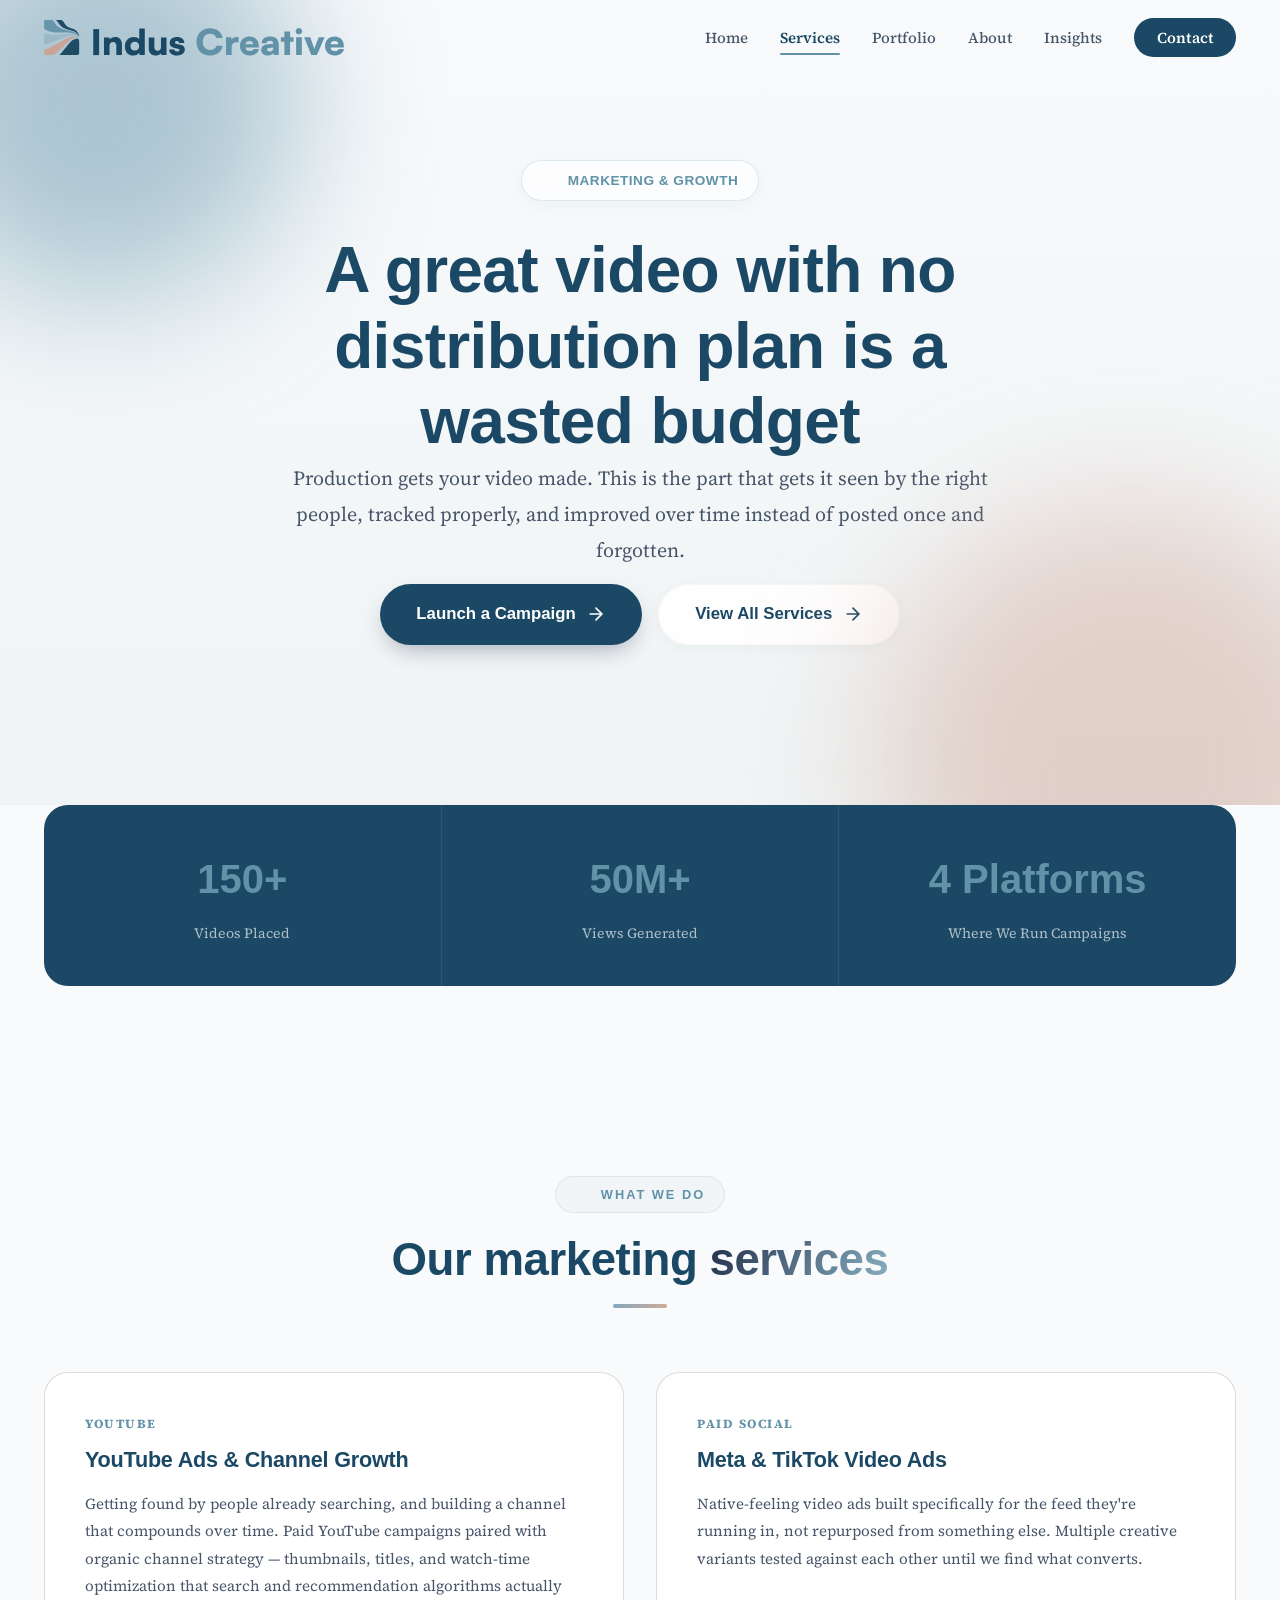
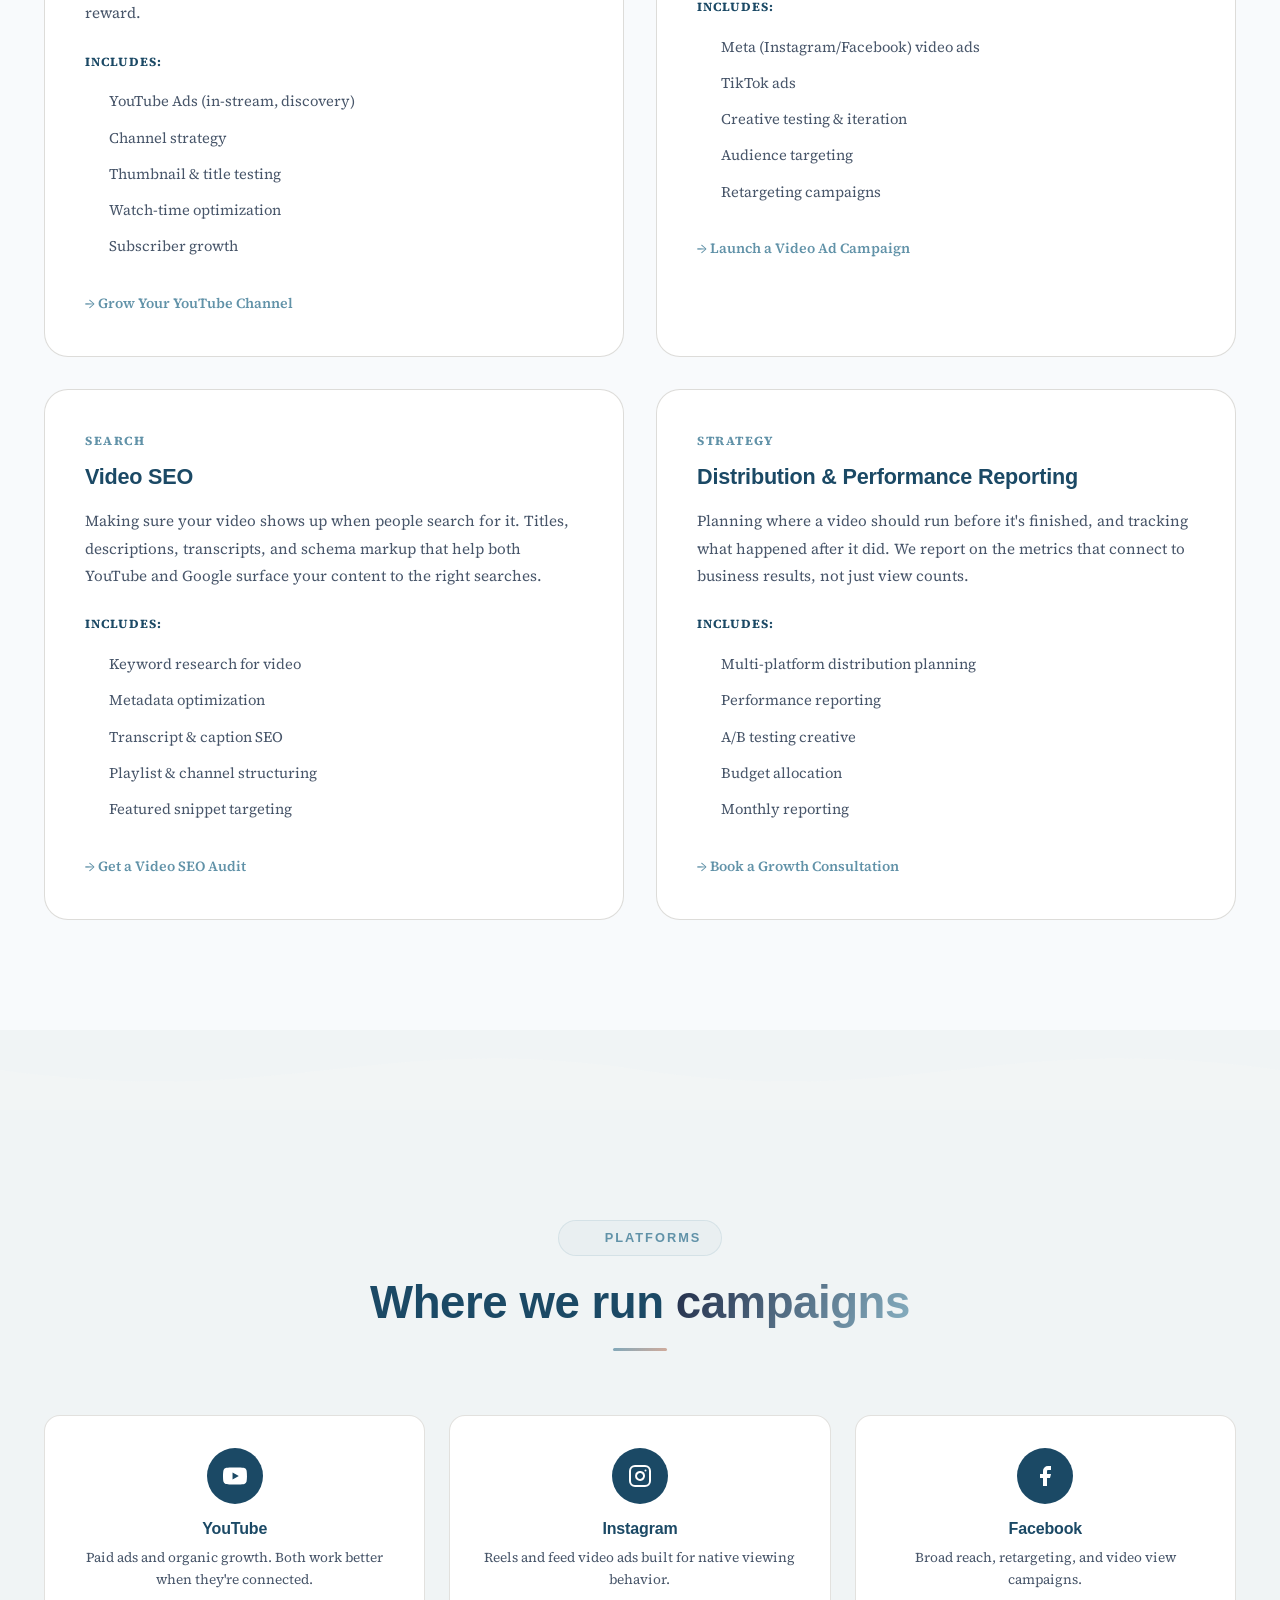
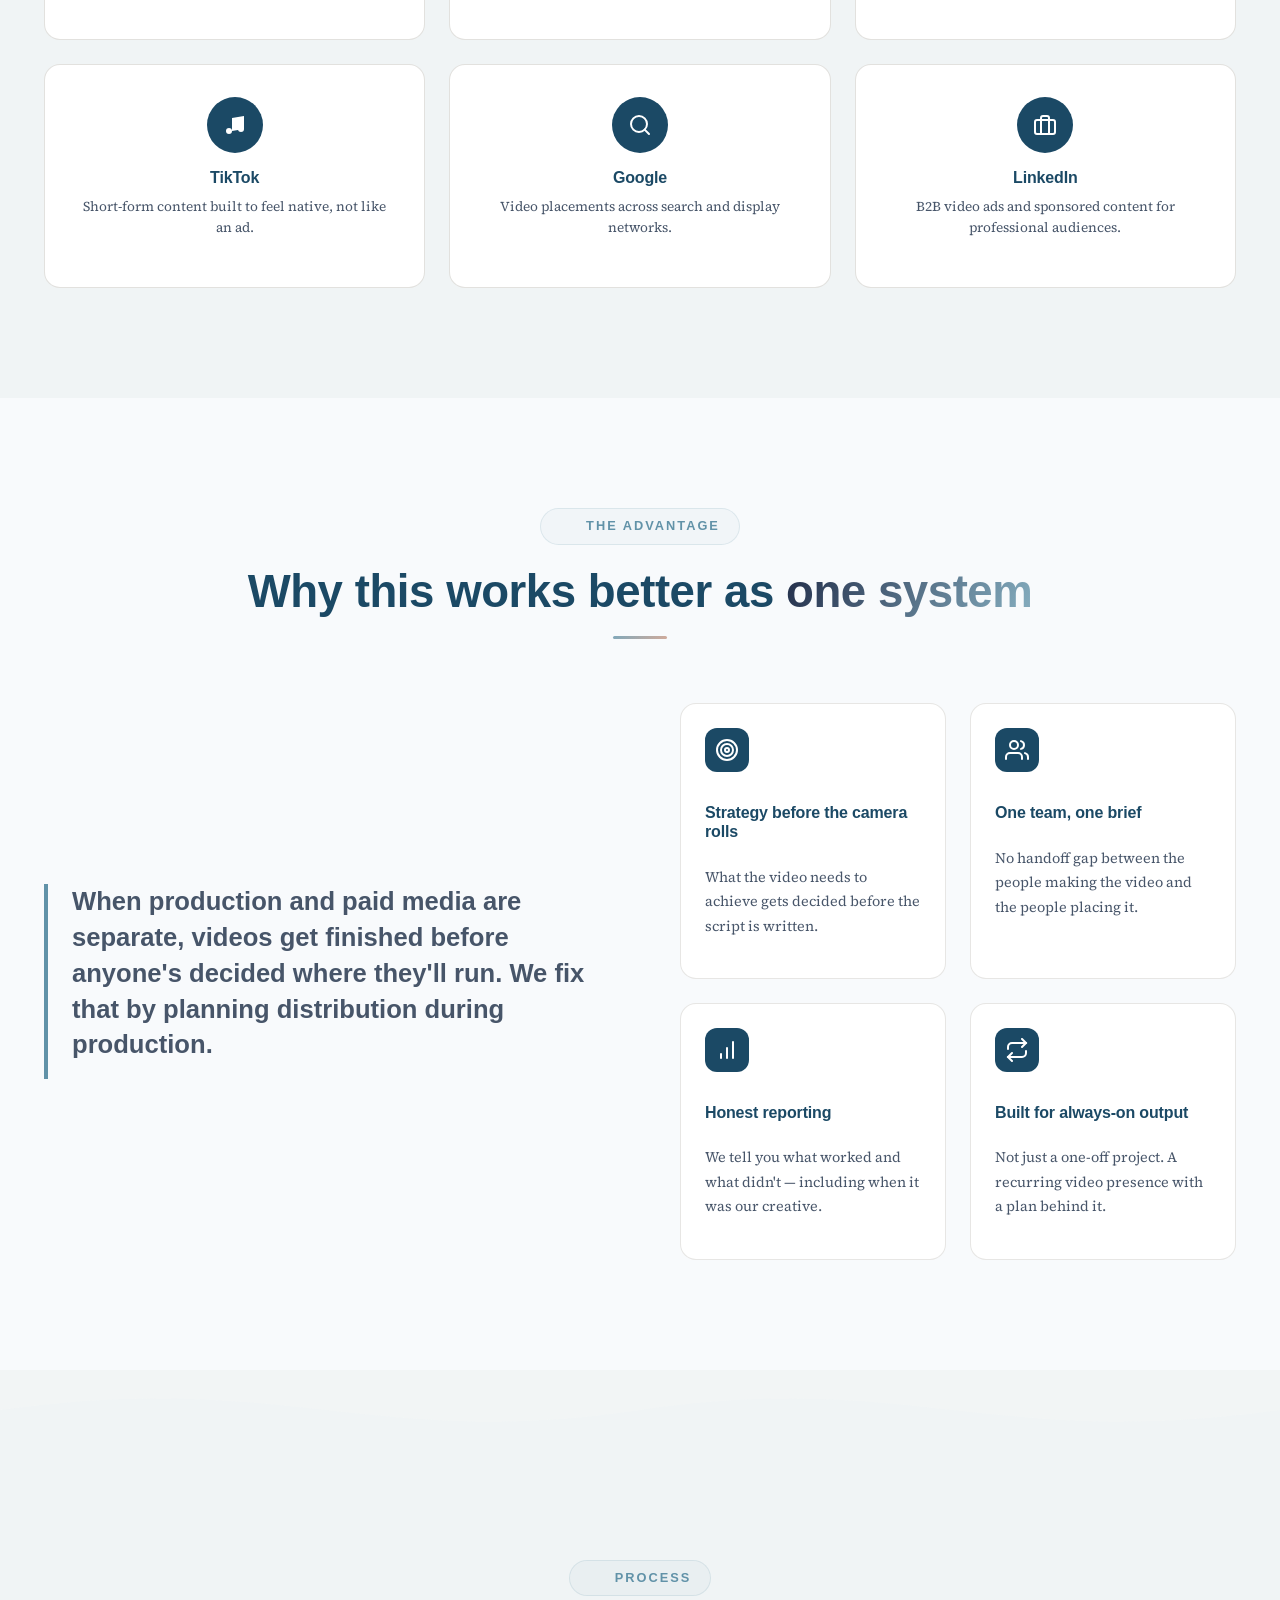
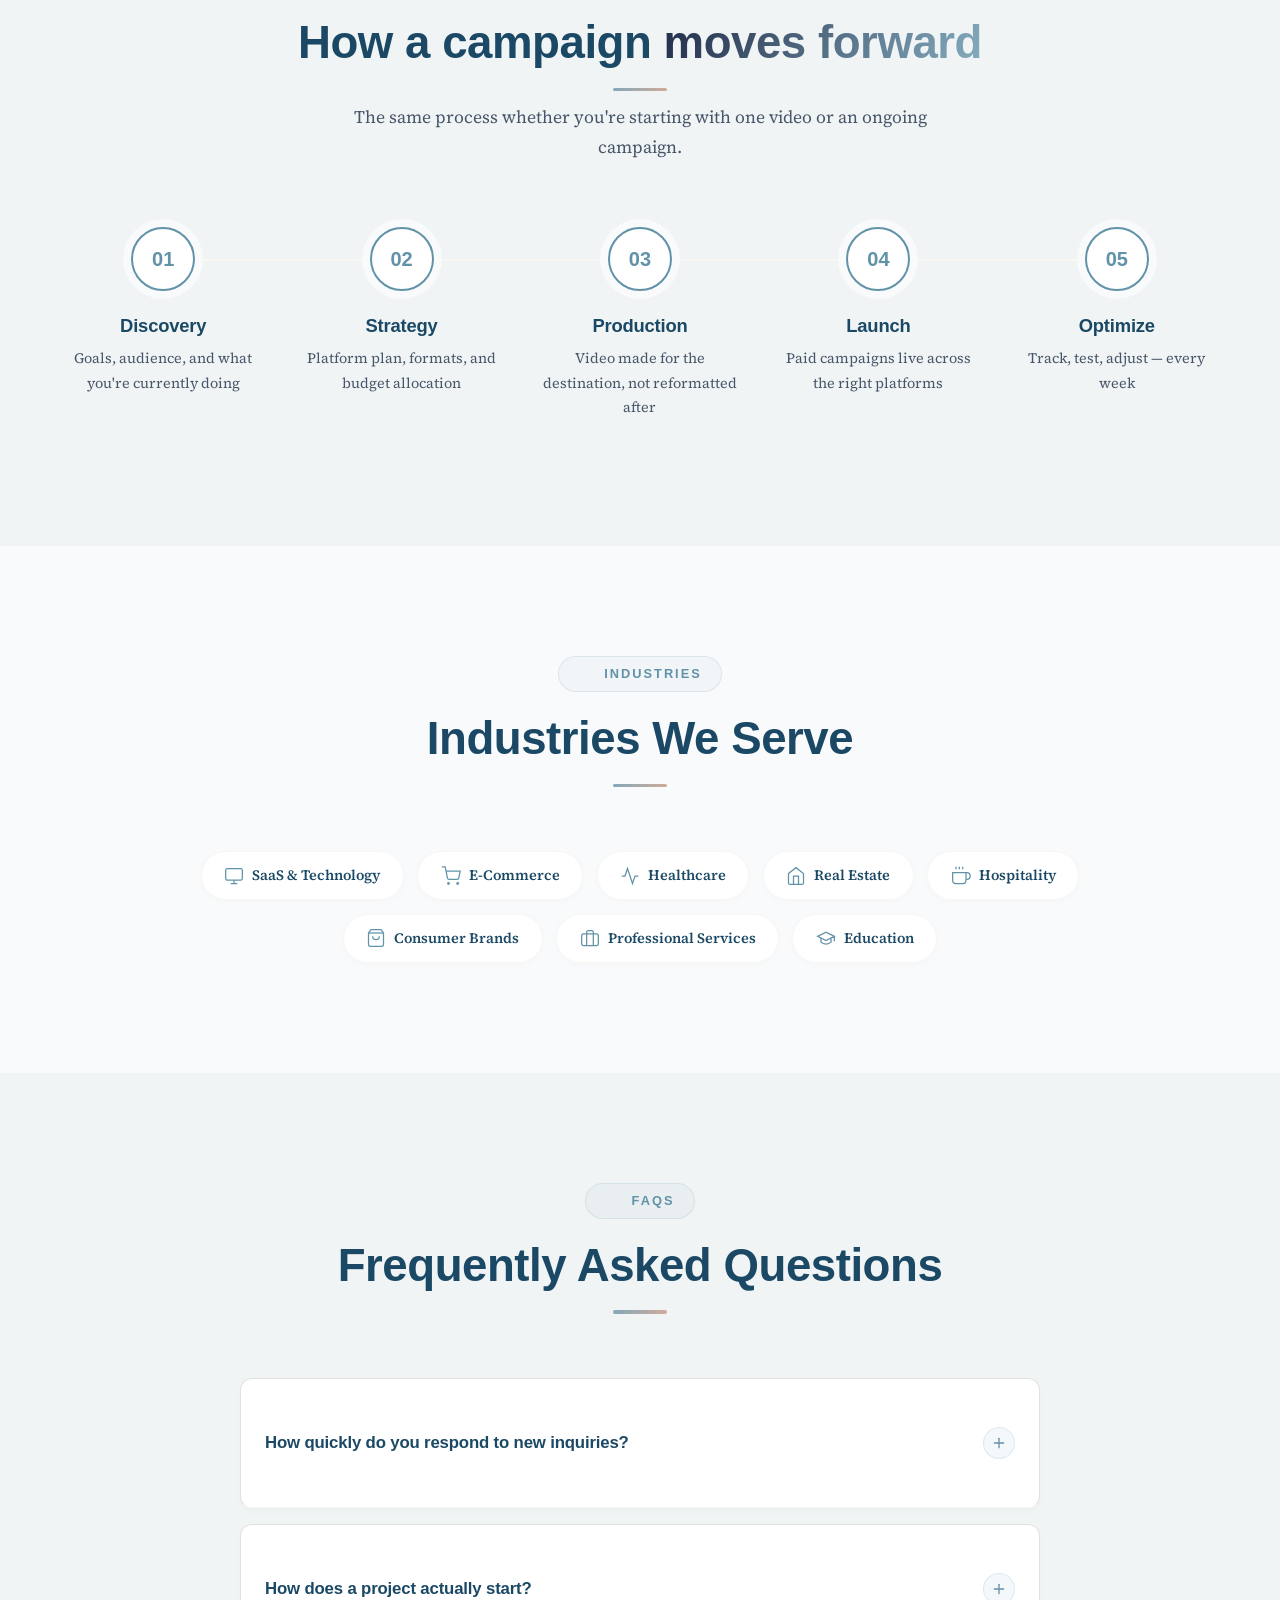
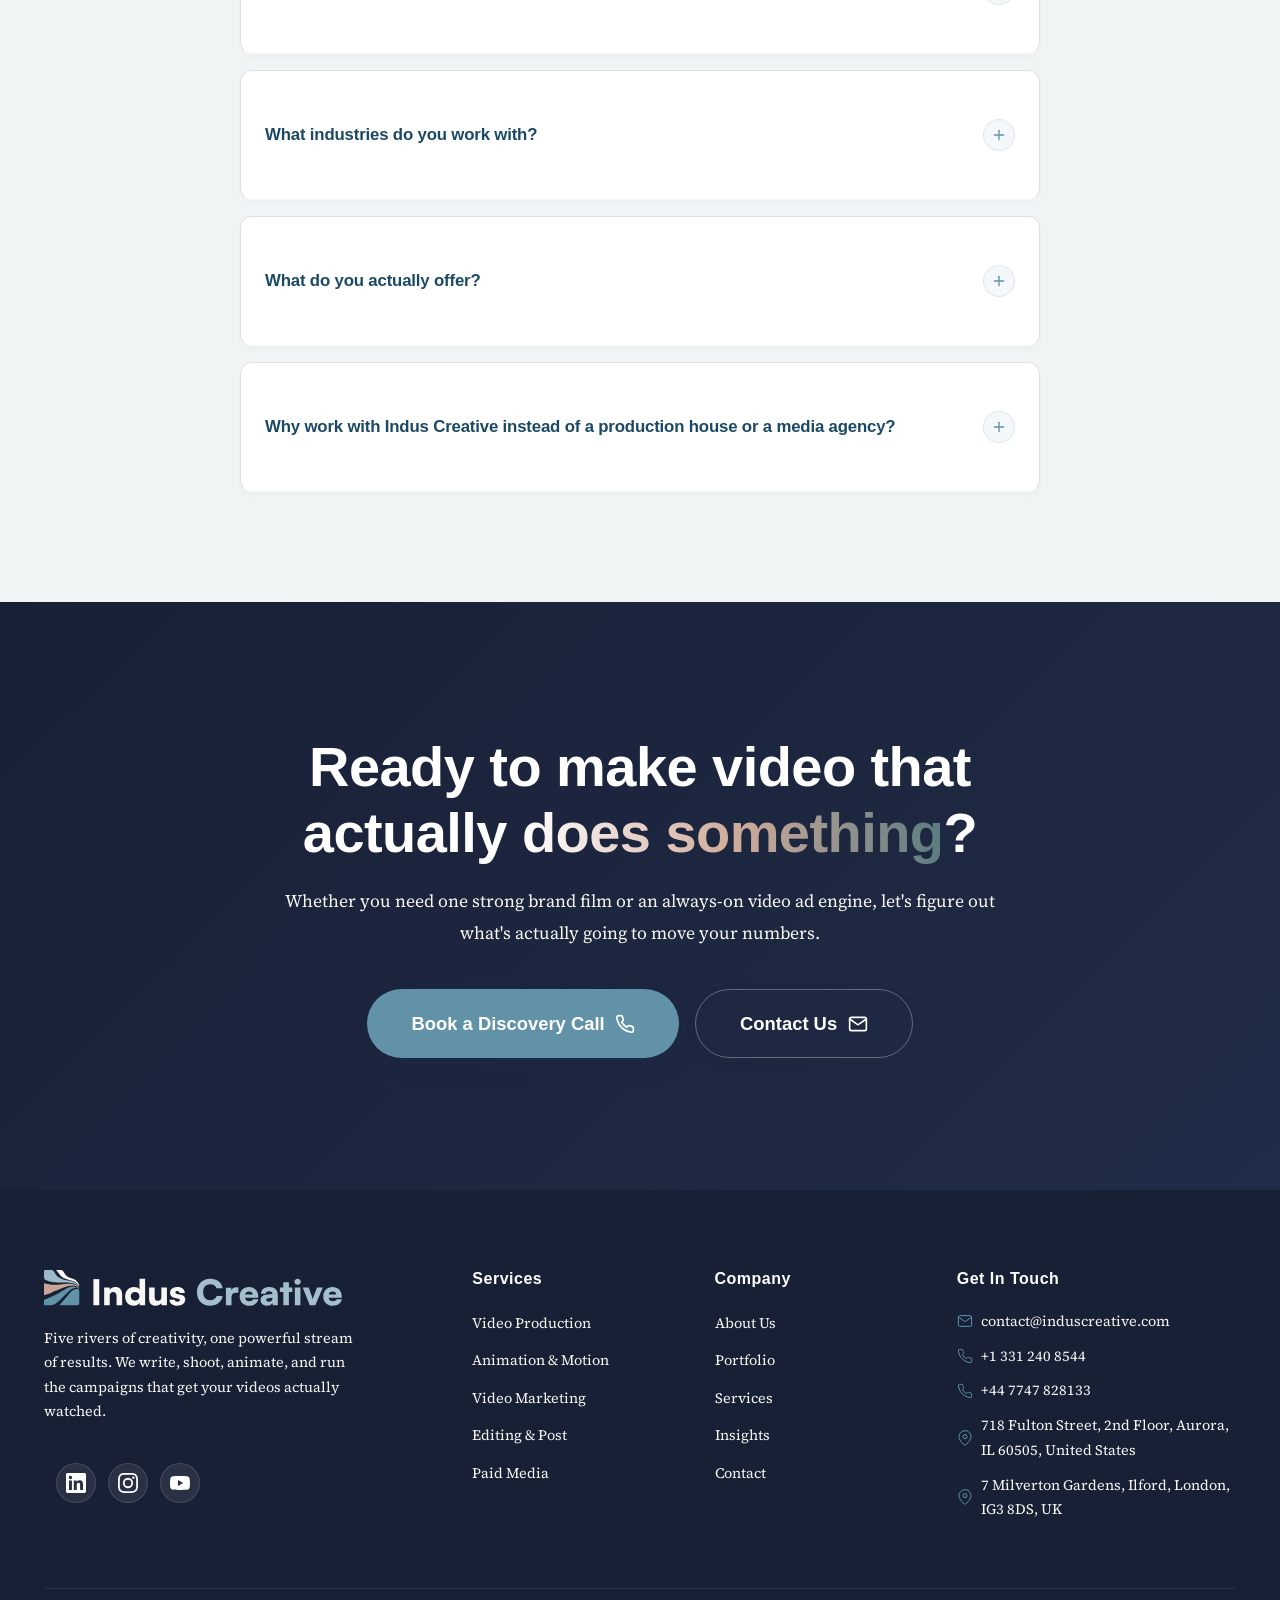
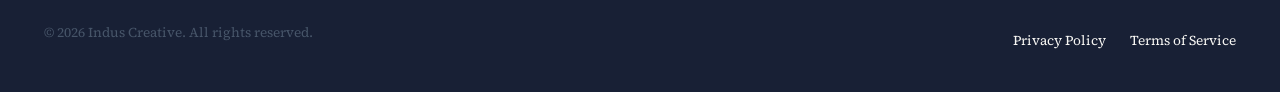
<file: video-marketing.html>
<!DOCTYPE html>
<html lang="en">
<head>
    <meta charset="UTF-8">
    <meta name="viewport" content="width=device-width, initial-scale=1.0">
    <title>Video Marketing & Paid Video Ads | Indus Creative</title>
    <meta name="description" content="YouTube ads, Meta and TikTok video campaigns, and video SEO — Indus Creative turns finished video into a channel that actually drives leads and sales.">
    <meta name="robots" content="index, follow">
    <meta property="og:title" content="Video Marketing & Paid Video Ads | Indus Creative">
    <meta property="og:description" content="YouTube ads, Meta and TikTok video campaigns, and video SEO — Indus Creative turns finished video into a channel that actually drives leads and sales.">
    <meta property="og:type" content="website">
    <meta name="twitter:card" content="summary_large_image">
    <link rel="icon" type="image/svg+xml" href="data:image/svg+xml,%3Csvg id='Layer_2' data-name='Layer 2' xmlns='http://www.w3.org/2000/svg' viewBox='0 0 248 248'%3E%3Cg id='Layer_1-2' data-name='Layer 1'%3E%3Cg%3E%3Cpath d='M0,9.13C0,4.09,4.09,0,9.13,0h44.01s3.26,0,5.81,1.12c4.31,1.89,10.58,6.33,16.79,17.61,6.26,11.37,16.33,23.44,24.46,29.77,7.7,6,37.7,21,69.26,25.3,37.83,6.13,46.91,12.01,56.93,20.25,13.7,11.25,19.37,25.92,21.6,37.39,0,0-9.47-20.86-22.38-28.98s-35.02-11.84-48.03-13.11c-13.01-1.27-65.76-.55-65.76-.55,0,0-25.23,1.12-47.36-2.35-6.67-1.05-20.48-3.49-31.46-7.19-10.87-3.66-14.67-5.46-19.96-8.4-1.87-1.04-12.67-6.46-13.04-18.59V9.13Z' fill='%236795ac'/%3E%3Cpath d='M0,93.11s45.81,11.74,74.77,11.48,82.7-7.83,92.87-7.83,32.35-1.04,53.22,7.83c13.77,5.86,26.44,28.03,27.15,30.9,0,0-17.82-28.03-44.82-26.86s-36.39,4.24-55.17,11.41c-18.78,7.17-96.59,39.46-96.59,39.46,0,0-32.66,13.83-51.42,17.22v-83.61Z' fill='%239bb9c6'/%3E%3Cpath d='M0,210.76s81.29-32.35,113.9-54c32.61-21.65,64.96-38.35,85.04-40.7,20.09-2.35,37.6,8.66,49.06,22.16,0,0-14.36-13.62-28.71-12.48-14.35,1.14-33.52,13.79-44.87,24.23-11.35,10.43-60.78,62.35-75.91,74.09-15.13,11.74-23.73,23.93-50.87,23.93H9.34c-5.16,0-9.34-4.18-9.34-9.34v-27.9Z' fill='%23caa496'/%3E%3Cpath d='M107.9,248h125.84c7.87,0,14.26-6.38,14.26-14.26v-81.68s0-5.39-.33-7.39c-.28-1.7-.73-3.46-1.52-4.84-3.1-4.99-8.58-7.05-17.74-6.55-17.22.78-34.7,14.35-46.7,28.17s-36.52,44.87-50.61,60.26c-14.09,15.39-23.22,26.28-23.22,26.28Z' fill='%231f4b65'/%3E%3Cpath d='M82.87,0h38.85s2.69,0,4.73.97c2.9,1.37,6.88,4.49,11.18,11.53,8.61,14.09,14.35,23.74,21.65,29.48,7.3,5.74,20.74,12.78,37.57,18.52,16.83,5.74,26.22,10.57,36.78,21.65,9.36,9.82,14.36,21.27,14.36,37.3,0,0-3.18-9.92-10.91-19.7-2.87-3.64-8.57-9.54-12.43-12.1-8.89-5.9-7.51-5.06-11.91-6.96-4.98-2.15-11.94-4.16-16.28-5.33-4.58-1.23-13.93-3.01-24.39-6.26-8.21-2.55-17.35-5.5-23.74-8.61-7.45-3.63-24.26-10-37.7-27.5C97.2,15.5,94.09,7.94,82.87,0Z' fill='%231f4b65'/%3E%3C/g%3E%3C/g%3E%3C/svg%3E">    <link rel="preconnect" href="https://fonts.googleapis.com">
    <link rel="preconnect" href="https://fonts.googleapis.com">
    <link rel="preconnect" href="https://fonts.gstatic.com" crossorigin>
    <link href="https://fonts.googleapis.com/css2?family=Source+Serif+4:ital,opsz,wght@0,8..60,200..900;1,8..60,200..900&display=swap" rel="stylesheet">    
    <link href="https://api.fontshare.com/v2/css?f[]=satoshi@400,500,700,900&display=swap" rel="stylesheet">
    <link rel="stylesheet" href="style.css">
</head>
<body class="ic-brand ic-page-video-marketing">

    <!-- ═══════════════════════════════════════════ NAVBAR ═══════════════════════════════════════════ -->
    <nav class="navbar" id="navbar">
        <div class="nav-container">
                    <div class="logo-container">
            <a href="https://induscreative.com" class="nav-logo" id="nav-logo">
<?xml version="1.0" encoding="UTF-8"?>
<svg id="Layer_2" data-name="Layer 2" xmlns="http://www.w3.org/2000/svg" viewBox="0 0 1254.74 148.85" style=" width: 100%"; >
  <g id="Layer_1-2" data-name="Layer 1">
    <g>
      <g>
        <path d="M230.35,146.9h-24.48V38.12h24.48v108.78Z" fill="#1b4965"/>
        <path d="M250.75,146.9v-73.5h21.91l1.51,7.64c4.68-6.32,13.3-10,23.12-10,17.98,0,28.41,11.17,28.41,30.43v45.42h-23.27v-39.98c0-9.26-5.29-15.29-13.3-15.29-9.22,0-15.11,5.88-15.11,14.99v40.28h-23.27Z" fill="#1b4965"/>
        <path d="M338.24,110.59c0-23.37,14.36-39.54,37.32-39.54,9.37,0,18.28,3.67,22.67,9.11v-44.1h23.27v110.84h-21.91l-1.21-9.41c-4.08,6.76-13.45,11.32-24.33,11.32-21.76,0-35.81-14.99-35.81-38.22ZM398.08,109.71c0-11.03-7.56-18.38-18.44-18.38s-17.98,7.5-17.98,18.38,6.95,18.38,17.98,18.38,18.44-7.35,18.44-18.38Z" fill="#1b4965"/>
        <path d="M512.47,73.4v73.5h-21.91l-1.51-8.23c-4.68,6.03-14.05,10.14-23.12,10.14-17.23,0-27.8-11.17-27.8-29.25v-46.16h23.27v37.93c0,12.05,4.23,17.35,13.75,17.35s14.05-5,14.05-17.05v-38.22h23.27Z" fill="#1b4965"/>
        <path d="M545.11,123.67c.3,5.15,4.23,8.23,11.33,8.23s10.58-2.5,10.58-6.32c0-2.21-1.21-4.56-6.8-5.73l-13.9-2.94c-13.9-2.94-20.7-8.82-20.7-21.76,0-15.29,13.45-24.11,31.58-24.11s29.77,10,29.77,24.84h-22.06c0-5-3.17-8.38-8.76-8.38-5.29,0-8.61,2.65-8.61,6.62,0,3.38,2.87,5.29,8.16,6.47l14.05,2.94c12.39,2.65,19.19,8.23,19.19,19.99,0,15.73-13.75,25.28-33.39,25.28s-32.49-10.29-32.49-25.14h22.06Z" fill="#1b4965"/>
        <path d="M637.86,91.51c0-34.67,22.68-57.49,56.78-57.49,28.54,0,49.07,15.91,52.62,40.83h-26.38c-3.39-11.11-13.12-17.41-26.85-17.41-18.52,0-29.78,12.76-29.78,33.92s11.42,33.92,29.78,33.92c14.04,0,24.38-6.75,27.46-17.71h25.92c-4.01,24.77-25.3,41.13-53.85,41.13-34.25,0-55.7-22.06-55.7-57.19Z" fill="#6192a8"/>
        <path d="M814.22,93.61h-7.56c-13.58,0-21.76,5.85-21.76,20.71v32.57h-23.76v-74.9h22.37l1.23,11.11c3.24-7.35,10.03-12.31,20.37-12.31,2.78,0,5.86.3,9.1,1.05v21.76Z" fill="#6192a8"/>
        <path d="M819.77,109.22c0-23.42,16.2-39.78,39.5-39.78s39.35,15.46,39.35,39.93v5.85l-56.01.3c1.39,9.91,7.1,14.56,17.59,14.56,8.95,0,15.28-3.15,16.97-8.56h21.76c-2.78,16.66-18.05,27.32-39.19,27.32-23.3,0-39.96-16.51-39.96-39.63ZM842.92,101.27h32.09c0-7.96-6.02-13.06-15.58-13.06s-14.66,4.05-16.51,13.06Z" fill="#6192a8"/>
        <path d="M908.65,124.83c0-13.81,10.03-22.37,28.54-23.72l21.6-1.65v-1.2c0-7.35-4.63-11.26-13.12-11.26-10.03,0-15.43,3.75-15.43,10.51h-19.75c0-16.96,14.35-28.07,36.41-28.07s35.03,12.16,35.03,33.62v43.83h-20.98l-1.54-9.91c-2.47,6.9-12.65,11.86-24.22,11.86-16.36,0-26.54-9.31-26.54-24.02ZM958.95,118.83v-4.05l-12.04,1.05c-10.34.9-14.04,3.15-14.04,7.96,0,5.4,3.39,7.96,10.65,7.96,9.1,0,15.43-4.35,15.43-12.91Z" fill="#6192a8"/>
        <path d="M1005.55,146.9v-55.84h-14.66v-19.21h14.66v-23.27h23.76v23.27h14.66v19.21h-14.66v55.84h-23.76Z" fill="#6192a8"/>
        <path d="M1052.76,46.93c0-7.36,6.02-13.06,13.58-13.06s13.42,5.7,13.42,13.06-6.02,13.21-13.42,13.21-13.58-5.85-13.58-13.21ZM1054.62,71.85h23.76v75.05h-23.76v-75.05Z" fill="#6192a8"/>
        <path d="M1088.1,71.85h25.61l9.41,26.27c3.86,10.96,6.94,20.41,7.56,23.87.93-4.35,4.32-14.11,8.18-23.87l10.34-26.27h24.69l-32.25,75.05h-23.45l-30.09-75.05Z" fill="#6192a8"/>
        <path d="M1175.58,109.22c0-23.42,16.2-39.78,39.5-39.78s39.35,15.46,39.35,39.93v5.85l-56.01.3c1.39,9.91,7.1,14.56,17.59,14.56,8.95,0,15.28-3.15,16.97-8.56h21.76c-2.78,16.66-18.05,27.32-39.19,27.32-23.3,0-39.96-16.51-39.96-39.63ZM1198.73,101.27h32.09c0-7.96-6.02-13.06-15.58-13.06s-14.66,4.05-16.51,13.06Z" fill="#6192a8"/>
      </g>
      <g>
        <path d="M0,5.41C0,2.42,2.42,0,5.41,0h26.07s1.93,0,3.44.66c2.55,1.12,6.27,3.75,9.94,10.43,3.71,6.74,9.67,13.88,14.49,17.63,4.56,3.55,22.33,12.44,41.02,14.99,22.41,3.63,27.78,7.12,33.72,11.99,8.11,6.66,11.47,15.36,12.8,22.15,0,0-5.61-12.35-13.26-17.16-7.65-4.81-20.74-7.01-28.45-7.76s-38.95-.33-38.95-.33c0,0-14.95.66-28.05-1.39-3.95-.62-12.13-2.07-18.64-4.26-6.44-2.17-8.69-3.23-11.82-4.98-1.11-.62-7.51-3.82-7.72-11.01V5.41Z" fill="#6795ac"/>
        <path d="M0,55.15s27.13,6.95,44.29,6.8c17.15-.15,48.98-4.64,55.01-4.64s19.16-.62,31.52,4.64c8.16,3.47,15.66,16.6,16.08,18.3,0,0-10.56-16.6-26.55-15.91-15.99.7-21.56,2.51-32.68,6.76-11.13,4.25-57.21,23.37-57.21,23.37,0,0-19.35,8.19-30.46,10.2v-49.52Z" fill="#9bb9c6"/>
        <path d="M0,124.84s48.15-19.16,67.46-31.99c19.31-12.83,38.48-22.71,50.37-24.1,11.9-1.39,22.27,5.13,29.06,13.13,0,0-8.51-8.07-17.01-7.39-8.5.68-19.86,8.17-26.58,14.35-6.72,6.18-36,36.93-44.97,43.88-8.96,6.95-14.05,14.18-30.13,14.18H5.53c-3.06,0-5.53-2.48-5.53-5.53v-16.53Z" fill="#caa496"/>
        <path d="M63.91,146.9h74.54c4.66,0,8.45-3.78,8.45-8.45v-48.38s0-3.19-.19-4.37c-.16-1.01-.44-2.05-.9-2.87-1.83-2.96-5.08-4.18-10.51-3.88-10.2.46-20.55,8.5-27.66,16.69-7.11,8.19-21.63,26.58-29.98,35.69-8.34,9.12-13.75,15.57-13.75,15.57Z" fill="#1f4b65"/>
        <path d="M49.09,0h23.01s1.59,0,2.8.57c1.72.81,4.08,2.66,6.63,6.83,5.1,8.34,8.5,14.06,12.83,17.46,4.33,3.4,12.28,7.57,22.25,10.97,9.97,3.4,15.53,6.26,21.79,12.83,5.54,5.82,8.51,12.6,8.51,22.1,0,0-1.88-5.88-6.46-11.67-1.7-2.15-5.08-5.65-7.37-7.17-5.27-3.49-4.45-3-7.06-4.12-2.95-1.27-7.07-2.47-9.64-3.16-2.72-.73-8.25-1.78-14.45-3.71-4.86-1.51-10.28-3.26-14.06-5.1-4.41-2.15-14.37-5.92-22.33-16.29-7.96-10.37-9.8-14.84-16.45-19.55Z" fill="#1f4b65"/>
      </g>
    </g>
  </g>
</svg>
</div>
            <ul class="nav-links" id="nav-links">
                <li><a href="./" class="nav-link">Home</a></li>
                <li><a href="./Services" class="nav-link active">Services</a></li>
                <li><a href="./Portfolio" class="nav-link">Portfolio</a></li>
                <li><a href="./AboutIndus" class="nav-link">About</a></li>
                <li><a href="./insights" class="nav-link">Insights</a></li>
                <li><a href="./Contact" class="nav-link nav-link-cta">Contact</a></li>
            </ul>
            <button class="hamburger" id="hamburger" aria-label="Toggle navigation menu">
                <span></span>
                <span></span>
                <span></span>
            </button>
        </div>
    </nav>
 <main>
        <!-- 1. PAGE HERO -->
        <section class="page-hero">
            <div class="page-hero-orb"></div>
            <div class="page-hero-orb"></div>
            <div class="container animate-on-scroll fade-in-up">
                <div class="hero-badge">
                    <div class="badge-dot"></div>
                    Marketing & Growth
                </div>
                <h1>A great video with no distribution plan is a wasted budget</h1>
                <p class="hero-subtitle">Production gets your video made. This is the part that gets it seen by the right people, tracked properly, and improved over time instead of posted once and forgotten.</p>
                <div class="hero-ctas">
                    <a href="./Contact" class="btn btn-primary">
                        <span>Launch a Campaign</span>
                        <svg width="20" height="20" viewBox="0 0 24 24" fill="none" stroke="currentColor" stroke-width="2" stroke-linecap="round"><path d="M5 12h14M12 5l7 7-7 7"/></svg>
                    </a>
                    <a href="./Services" class="btn btn-secondary">
                        <span>View All Services</span>
                        <svg width="20" height="20" viewBox="0 0 24 24" fill="none" stroke="currentColor" stroke-width="2" stroke-linecap="round"><path d="M5 12h14M12 5l7 7-7 7"/></svg>
                    </a>
                </div>
            </div>
        </section>

        <!-- 2. RESULTS BAR -->
        <section style="padding: 0 0 5rem;">
            <div class="container animate-on-scroll fade-in-up">
                <div class="results-bar">
                    <div class="results-bar-item">
                        <span class="results-bar-num">150+</span>
                        <span class="results-bar-label">Videos Placed</span>
                    </div>
                    <div class="results-bar-item">
                        <span class="results-bar-num">50M+</span>
                        <span class="results-bar-label">Views Generated</span>
                    </div>
                    <div class="results-bar-item">
                        <span class="results-bar-num">4 Platforms</span>
                        <span class="results-bar-label">Where We Run Campaigns</span>
                    </div>
                </div>
            </div>
        </section>

        <!-- 3. MARKETING SERVICES -->
        <section class="content-section">
            <div class="container">
                <div class="section-header animate-on-scroll fade-in-up">
                    <span class="section-tag">What We Do</span>
                    <h2 class="section-title">Our marketing <span class="gradient-text">services</span></h2>
                </div>
                
                <div class="marketing-grid">
                    <!-- Card 1 -->
                    <div class="marketing-card animate-on-scroll fade-in-up">
                        <div class="marketing-card-eyebrow">YouTube</div>
                        <h3 class="marketing-card-title">YouTube Ads & Channel Growth</h3>
                        <p class="marketing-card-desc">Getting found by people already searching, and building a channel that compounds over time. Paid YouTube campaigns paired with organic channel strategy — thumbnails, titles, and watch-time optimization that search and recommendation algorithms actually reward.</p>
                        <div class="marketing-card-includes">
                            <div class="marketing-card-includes-label">Includes:</div>
                            <ul class="service-list">
                                <li>YouTube Ads (in-stream, discovery)</li>
                                <li>Channel strategy</li>
                                <li>Thumbnail & title testing</li>
                                <li>Watch-time optimization</li>
                                <li>Subscriber growth</li>
                            </ul>
                        </div>
                        <a href="./Contact" class="marketing-card-cta">→ Grow Your YouTube Channel</a>
                    </div>
                    
                    <!-- Card 2 -->
                    <div class="marketing-card animate-on-scroll fade-in-up">
                        <div class="marketing-card-eyebrow">Paid Social</div>
                        <h3 class="marketing-card-title">Meta & TikTok Video Ads</h3>
                        <p class="marketing-card-desc">Native-feeling video ads built specifically for the feed they're running in, not repurposed from something else. Multiple creative variants tested against each other until we find what converts.</p>
                        <div class="marketing-card-includes">
                            <div class="marketing-card-includes-label">Includes:</div>
                            <ul class="service-list">
                                <li>Meta (Instagram/Facebook) video ads</li>
                                <li>TikTok ads</li>
                                <li>Creative testing & iteration</li>
                                <li>Audience targeting</li>
                                <li>Retargeting campaigns</li>
                            </ul>
                        </div>
                        <a href="./Contact" class="marketing-card-cta">→ Launch a Video Ad Campaign</a>
                    </div>
                    
                    <!-- Card 3 -->
                    <div class="marketing-card animate-on-scroll fade-in-up">
                        <div class="marketing-card-eyebrow">Search</div>
                        <h3 class="marketing-card-title">Video SEO</h3>
                        <p class="marketing-card-desc">Making sure your video shows up when people search for it. Titles, descriptions, transcripts, and schema markup that help both YouTube and Google surface your content to the right searches.</p>
                        <div class="marketing-card-includes">
                            <div class="marketing-card-includes-label">Includes:</div>
                            <ul class="service-list">
                                <li>Keyword research for video</li>
                                <li>Metadata optimization</li>
                                <li>Transcript & caption SEO</li>
                                <li>Playlist & channel structuring</li>
                                <li>Featured snippet targeting</li>
                            </ul>
                        </div>
                        <a href="./Contact" class="marketing-card-cta">→ Get a Video SEO Audit</a>
                    </div>
                    
                    <!-- Card 4 -->
                    <div class="marketing-card animate-on-scroll fade-in-up">
                        <div class="marketing-card-eyebrow">Strategy</div>
                        <h3 class="marketing-card-title">Distribution & Performance Reporting</h3>
                        <p class="marketing-card-desc">Planning where a video should run before it's finished, and tracking what happened after it did. We report on the metrics that connect to business results, not just view counts.</p>
                        <div class="marketing-card-includes">
                            <div class="marketing-card-includes-label">Includes:</div>
                            <ul class="service-list">
                                <li>Multi-platform distribution planning</li>
                                <li>Performance reporting</li>
                                <li>A/B testing creative</li>
                                <li>Budget allocation</li>
                                <li>Monthly reporting</li>
                            </ul>
                        </div>
                        <a href="./Contact" class="marketing-card-cta">→ Book a Growth Consultation</a>
                    </div>
                </div>
            </div>
        </section>

        <!-- RIVER DIVIDER -->
        <div class="river-divider">
            <svg viewBox="0 0 1440 100" fill="none" xmlns="http://www.w3.org/2000/svg" preserveAspectRatio="none">
                <path d="M0,50 C320,100 420,0 720,50 C1020,100 1120,0 1440,50 L1440,100 L0,100 Z" fill="var(--c-pebble)" opacity="0.2"/>
            </svg>
        </div>

        <!-- 4. PLATFORMS -->
        <section class="content-section content-section--alt">
            <div class="container">
                <div class="section-header animate-on-scroll fade-in-up">
                    <span class="section-tag">Platforms</span>
                    <h2 class="section-title">Where we run <span class="gradient-text">campaigns</span></h2>
                </div>
                
                <div class="platform-grid">
                    <div class="platform-item animate-on-scroll fade-in-up">
                        <div class="platform-icon">
                            <svg width="24" height="24" viewBox="0 0 24 24" fill="currentColor"><path d="M23.498 6.186a3.016 3.016 0 0 0-2.122-2.136C19.505 3.545 12 3.545 12 3.545s-7.505 0-9.377.505A3.017 3.017 0 0 0 .502 6.186C0 8.07 0 12 0 12s0 3.93.502 5.814a3.016 3.016 0 0 0 2.122 2.136c1.871.505 9.376.505 9.376.505s7.505 0 9.377-.505a3.015 3.015 0 0 0 2.122-2.136C24 15.93 24 12 24 12s0-3.93-.502-5.814zM9.545 15.568V8.432L15.818 12l-6.273 3.568z"/></svg>
                        </div>
                        <h4 class="platform-name">YouTube</h4>
                        <p class="platform-desc">Paid ads and organic growth. Both work better when they're connected.</p>
                    </div>
                    <div class="platform-item animate-on-scroll fade-in-up">
                        <div class="platform-icon">
                            <svg width="24" height="24" viewBox="0 0 24 24" fill="none" stroke="currentColor" stroke-width="2" stroke-linecap="round" stroke-linejoin="round"><rect x="2" y="2" width="20" height="20" rx="5" ry="5"></rect><path d="M16 11.37A4 4 0 1 1 12.63 8 4 4 0 0 1 16 11.37z"></path><line x1="17.5" y1="6.5" x2="17.51" y2="6.5"></line></svg>
                        </div>
                        <h4 class="platform-name">Instagram</h4>
                        <p class="platform-desc">Reels and feed video ads built for native viewing behavior.</p>
                    </div>
                    <div class="platform-item animate-on-scroll fade-in-up">
                        <div class="platform-icon">
                            <svg width="24" height="24" viewBox="0 0 24 24" fill="currentColor"><path d="M18 2h-3a5 5 0 0 0-5 5v3H7v4h3v8h4v-8h3l1-4h-4V7a1 1 0 0 1 1-1h3z"></path></svg>
                        </div>
                        <h4 class="platform-name">Facebook</h4>
                        <p class="platform-desc">Broad reach, retargeting, and video view campaigns.</p>
                    </div>
                    <div class="platform-item animate-on-scroll fade-in-up">
                        <div class="platform-icon">
                            <svg width="24" height="24" viewBox="0 0 24 24" fill="currentColor"><path d="M9 18V5l12-2v13"></path><circle cx="6" cy="18" r="3"></circle><circle cx="18" cy="16" r="3"></circle></svg>
                        </div>
                        <h4 class="platform-name">TikTok</h4>
                        <p class="platform-desc">Short-form content built to feel native, not like an ad.</p>
                    </div>
                    <div class="platform-item animate-on-scroll fade-in-up">
                        <div class="platform-icon">
                            <svg width="24" height="24" viewBox="0 0 24 24" fill="none" stroke="currentColor" stroke-width="2" stroke-linecap="round" stroke-linejoin="round"><circle cx="11" cy="11" r="8"></circle><line x1="21" y1="21" x2="16.65" y2="16.65"></line></svg>
                        </div>
                        <h4 class="platform-name">Google</h4>
                        <p class="platform-desc">Video placements across search and display networks.</p>
                    </div>
                    <div class="platform-item animate-on-scroll fade-in-up">
                        <div class="platform-icon">
                            <svg width="24" height="24" viewBox="0 0 24 24" fill="none" stroke="currentColor" stroke-width="2" stroke-linecap="round" stroke-linejoin="round"><rect x="2" y="7" width="20" height="14" rx="2" ry="2"></rect><path d="M16 21V5a2 2 0 0 0-2-2h-4a2 2 0 0 0-2 2v16"></path></svg>
                        </div>
                        <h4 class="platform-name">LinkedIn</h4>
                        <p class="platform-desc">B2B video ads and sponsored content for professional audiences.</p>
                    </div>
                </div>
            </div>
        </section>

        <!-- 5. WHY ONE SYSTEM -->
        <section class="content-section">
            <div class="container">
                <div class="section-header animate-on-scroll fade-in-up">
                    <span class="section-tag">The Advantage</span>
                    <h2 class="section-title">Why this works better as <span class="gradient-text">one system</span></h2>
                </div>
                
                <div class="advantage-grid">
                    <div class="animate-on-scroll fade-in-up" style="font-family: var(--font-heading); font-size: clamp(1.3rem, 2vw, 1.85rem); font-weight: 700; color: var(--c-navy); line-height: 1.4; position: relative; padding-left: 1.5rem; border-left: 4px solid var(--c-teal);">
                        <p>When production and paid media are separate, videos get finished before anyone's decided where they'll run. We fix that by planning distribution during production.</p>
                    </div>
                    
                    <div class="diff-grid stagger-children">
                        <div class="diff-item animate-on-scroll fade-in-up" style="transition-delay: 0s;display: flex;flex-direction: column;">
                            <div class="diff-icon">
                                <svg width="24" height="24" viewBox="0 0 24 24" fill="none" stroke="currentColor" stroke-width="2" stroke-linecap="round"><circle cx="12" cy="12" r="10"/><circle cx="12" cy="12" r="6"/><circle cx="12" cy="12" r="2"/></svg>
                            </div>
                            <h4 class="diff-title">Strategy before the camera rolls</h4>
                            <p class="diff-desc">What the video needs to achieve gets decided before the script is written.</p>
                        </div>
                        <div class="diff-item animate-on-scroll fade-in-up" style="transition-delay: 0s;display: flex;flex-direction: column;">
                            <div class="diff-icon">
                                <svg width="24" height="24" viewBox="0 0 24 24" fill="none" stroke="currentColor" stroke-width="2" stroke-linecap="round"><path d="M17 21v-2a4 4 0 0 0-4-4H5a4 4 0 0 0-4 4v2"/><circle cx="9" cy="7" r="4"/><path d="M23 21v-2a4 4 0 0 0-3-3.87"/><path d="M16 3.13a4 4 0 0 1 0 7.75"/></svg>
                            </div>
                            <h4 class="diff-title">One team, one brief</h4>
                            <p class="diff-desc">No handoff gap between the people making the video and the people placing it.</p>
                        </div>
                        <div class="diff-item animate-on-scroll fade-in-up" style="transition-delay: 0s;display: flex;flex-direction: column;">
                            <div class="diff-icon">
                                <svg width="24" height="24" viewBox="0 0 24 24" fill="none" stroke="currentColor" stroke-width="2" stroke-linecap="round"><line x1="12" y1="20" x2="12" y2="10"/><line x1="18" y1="20" x2="18" y2="4"/><line x1="6" y1="20" x2="6" y2="16"/></svg>
                            </div>
                            <h4 class="diff-title">Honest reporting</h4>
                            <p class="diff-desc">We tell you what worked and what didn't — including when it was our creative.</p>
                        </div>
                        <div class="diff-item animate-on-scroll fade-in-up" style="transition-delay: 0s;display: flex;flex-direction: column;">
                            <div class="diff-icon">
                                <svg width="24" height="24" viewBox="0 0 24 24" fill="none" stroke="currentColor" stroke-width="2" stroke-linecap="round"><polyline points="17 1 21 5 17 9"/><path d="M3 11V9a4 4 0 0 1 4-4h14"/><polyline points="7 23 3 19 7 15"/><path d="M21 13v2a4 4 0 0 1-4 4H3"/></svg>
                            </div>
                            <h4 class="diff-title">Built for always-on output</h4>
                            <p class="diff-desc">Not just a one-off project. A recurring video presence with a plan behind it.</p>
                        </div>
                    </div>
                </div>
            </div>
        </section>

        <!-- RIVER DIVIDER -->
        <div class="river-divider">
            <svg viewBox="0 0 1440 100" fill="none" xmlns="http://www.w3.org/2000/svg" preserveAspectRatio="none">
                <path d="M0,50 C320,0 420,100 720,50 C1020,0 1120,100 1440,50 L1440,0 L0,0 Z" fill="var(--c-pebble)" opacity="0.2"/>
            </svg>
        </div>

        <!-- 6. PROCESS -->
        <section class="content-section content-section--alt">
            <div class="container">
                <div class="section-header animate-on-scroll fade-in-up">
                    <span class="section-tag">Process</span>
                    <h2 class="section-title">How a campaign <span class="gradient-text">moves forward</span></h2>
                    <p class="section-subtitle">The same process whether you're starting with one video or an ongoing campaign.</p>
                </div>
                
                <div class="process-timeline process-timeline--5 stagger-children">
                    <div class="process-step animate-on-scroll fade-in-up">
                        <div class="step-number-wrap">
                            <span class="step-number">01</span>
                            <div class="step-line"></div>
                        </div>
                        <div class="step-content">
                            <h3 class="step-title">Discovery</h3>
                            <p class="step-desc">Goals, audience, and what you're currently doing</p>
                        </div>
                    </div>
                    <div class="process-step animate-on-scroll fade-in-up">
                        <div class="step-number-wrap">
                            <span class="step-number">02</span>
                            <div class="step-line"></div>
                        </div>
                        <div class="step-content">
                            <h3 class="step-title">Strategy</h3>
                            <p class="step-desc">Platform plan, formats, and budget allocation</p>
                        </div>
                    </div>
                    <div class="process-step animate-on-scroll fade-in-up">
                        <div class="step-number-wrap">
                            <span class="step-number">03</span>
                            <div class="step-line"></div>
                        </div>
                        <div class="step-content">
                            <h3 class="step-title">Production</h3>
                            <p class="step-desc">Video made for the destination, not reformatted after</p>
                        </div>
                    </div>
                    <div class="process-step animate-on-scroll fade-in-up">
                        <div class="step-number-wrap">
                            <span class="step-number">04</span>
                            <div class="step-line"></div>
                        </div>
                        <div class="step-content">
                            <h3 class="step-title">Launch</h3>
                            <p class="step-desc">Paid campaigns live across the right platforms</p>
                        </div>
                    </div>
                    <div class="process-step animate-on-scroll fade-in-up">
                        <div class="step-number-wrap">
                            <span class="step-number">05</span>
                        </div>
                        <div class="step-content">
                            <h3 class="step-title">Optimize</h3>
                            <p class="step-desc">Track, test, adjust — every week</p>
                        </div>
                    </div>
                </div>
            </div>
        </section>
    
    <!-- ═══════════════════════════════════════════ INDUSTRIES ═══════════════════════════════════════════ -->
    <section class="content-section animate-on-scroll fade-in-up">
        <div class="container">
            <div class="section-header">
                <span class="section-tag">Industries</span>
                <h2 class="section-title">Industries We Serve</h2>
            </div>
            <div class="industries-grid">
                <div class="industry-tag">
                    <svg width="20" height="20" viewBox="0 0 24 24" fill="none" stroke="currentColor" stroke-width="1.5"><rect x="2" y="3" width="20" height="14" rx="2"/><path d="M8 21h8M12 17v4"/></svg>
                    SaaS & Technology
                </div>
                <div class="industry-tag">
                    <svg width="20" height="20" viewBox="0 0 24 24" fill="none" stroke="currentColor" stroke-width="1.5"><circle cx="9" cy="21" r="1"/><circle cx="20" cy="21" r="1"/><path d="M1 1h4l2.68 13.39a2 2 0 0 0 2 1.61h9.72a2 2 0 0 0 2-1.61L23 6H6"/></svg>
                    E-Commerce
                </div>
                <div class="industry-tag">
                    <svg width="20" height="20" viewBox="0 0 24 24" fill="none" stroke="currentColor" stroke-width="1.5"><path d="M22 12h-4l-3 9L9 3l-3 9H2"/></svg>
                    Healthcare
                </div>
                <div class="industry-tag">
                    <svg width="20" height="20" viewBox="0 0 24 24" fill="none" stroke="currentColor" stroke-width="1.5"><path d="M3 9l9-7 9 7v11a2 2 0 0 1-2 2H5a2 2 0 0 1-2-2z"/><path d="M9 22V12h6v10"/></svg>
                    Real Estate
                </div>
                <div class="industry-tag">
                    <svg width="20" height="20" viewBox="0 0 24 24" fill="none" stroke="currentColor" stroke-width="1.5"><path d="M18 8h1a4 4 0 0 1 0 8h-1"/><path d="M2 8h16v9a4 4 0 0 1-4 4H6a4 4 0 0 1-4-4V8z"/><path d="M6 1v3M10 1v3M14 1v3"/></svg>
                    Hospitality
                </div>
                <div class="industry-tag">
                    <svg width="20" height="20" viewBox="0 0 24 24" fill="none" stroke="currentColor" stroke-width="1.5"><path d="M6 2L3 6v14a2 2 0 0 0 2 2h14a2 2 0 0 0 2-2V6l-3-4z"/><path d="M3 6h18"/><path d="M16 10a4 4 0 0 1-8 0"/></svg>
                    Consumer Brands
                </div>
                <div class="industry-tag">
                    <svg width="20" height="20" viewBox="0 0 24 24" fill="none" stroke="currentColor" stroke-width="1.5"><rect x="2" y="7" width="20" height="14" rx="2"/><path d="M16 21V5a2 2 0 0 0-2-2h-4a2 2 0 0 0-2 2v16"/></svg>
                    Professional Services
                </div>
                <div class="industry-tag">
                    <svg width="20" height="20" viewBox="0 0 24 24" fill="none" stroke="currentColor" stroke-width="1.5"><path d="M22 10v6M2 10l10-5 10 5-10 5z"/><path d="M6 12v5c3 3 9 3 12 0v-5"/></svg>
                    Education
                </div>
            </div>
        </div>
    </section>

    <!-- ═══════════════════════════════════════════ FAQs ═══════════════════════════════════════════ -->
    <section class="content-section content-section--alt animate-on-scroll fade-in-up">
        <div class="container">
            <div class="section-header">
                <span class="section-tag">FAQs</span>
                <h2 class="section-title">Frequently Asked Questions</h2>
            </div>
            <div class="faq-list">
                <div class="faq-item">
                    <div class="faq-question">
                        <h4>How quickly do you respond to new inquiries?</h4>
                        <div class="faq-toggle">
                            <svg width="16" height="16" viewBox="0 0 24 24" fill="none" stroke="currentColor" stroke-width="2" stroke-linecap="round"><line x1="12" y1="5" x2="12" y2="19"/><line x1="5" y1="12" x2="19" y2="12"/></svg>
                        </div>
                    </div>
                    <div class="faq-answer"><div class="faq-answer-inner"><p>Within one business day, usually faster. We'll set up a discovery call once we understand what you need.</p></div></div>
                </div>
                <div class="faq-item">
                    <div class="faq-question">
                        <h4>How does a project actually start?</h4>
                        <div class="faq-toggle">
                            <svg width="16" height="16" viewBox="0 0 24 24" fill="none" stroke="currentColor" stroke-width="2" stroke-linecap="round"><line x1="12" y1="5" x2="12" y2="19"/><line x1="5" y1="12" x2="19" y2="12"/></svg>
                        </div>
                    </div>
                    <div class="faq-answer"><div class="faq-answer-inner"><p>A consultation to understand your goals, audience, and budget; then a script and platform plan before anything gets produced.</p></div></div>
                </div>
                <div class="faq-item">
                    <div class="faq-question">
                        <h4>What industries do you work with?</h4>
                        <div class="faq-toggle">
                            <svg width="16" height="16" viewBox="0 0 24 24" fill="none" stroke="currentColor" stroke-width="2" stroke-linecap="round"><line x1="12" y1="5" x2="12" y2="19"/><line x1="5" y1="12" x2="19" y2="12"/></svg>
                        </div>
                    </div>
                    <div class="faq-answer"><div class="faq-answer-inner"><p>Startups through established brands, across SaaS, e-commerce, healthcare, real estate, hospitality, consumer goods, and professional services.</p></div></div>
                </div>
                <div class="faq-item">
                    <div class="faq-question">
                        <h4>What do you actually offer?</h4>
                        <div class="faq-toggle">
                            <svg width="16" height="16" viewBox="0 0 24 24" fill="none" stroke="currentColor" stroke-width="2" stroke-linecap="round"><line x1="12" y1="5" x2="12" y2="19"/><line x1="5" y1="12" x2="19" y2="12"/></svg>
                        </div>
                    </div>
                    <div class="faq-answer"><div class="faq-answer-inner"><p>Video production, animation, editing, and the paid media and SEO work that gets that video seen; as one connected service, not separate vendors.</p></div></div>
                </div>
                <div class="faq-item">
                    <div class="faq-question">
                        <h4>Why work with Indus Creative instead of a production house or a media agency?</h4>
                        <div class="faq-toggle">
                            <svg width="16" height="16" viewBox="0 0 24 24" fill="none" stroke="currentColor" stroke-width="2" stroke-linecap="round"><line x1="12" y1="5" x2="12" y2="19"/><line x1="5" y1="12" x2="19" y2="12"/></svg>
                        </div>
                    </div>
                    <div class="faq-answer"><div class="faq-answer-inner"><p>A production house hands you a file and moves on. A media agency runs ads on creative they didn't build and don't fully understand. We do both, which means the video is built with its distribution in mind from day one.</p></div></div>
                </div>
            </div>
        </div>
    </section>

    <!-- ═══════════════════════════════════════════ CTA SECTION ═══════════════════════════════════════════ -->
    <section class="cta-section" id="contact">
        <div class="cta-bg-pattern"></div>
        <div class="container">
            <div class="cta-content animate-on-scroll fade-in-up">
                <h2 class="cta-title">Ready to make video that actually <span class="gradient-text">does something</span>?</h2>
                <p class="cta-subtitle">Whether you need one strong brand film or an always-on video ad engine, let's figure out what's actually going to move your numbers.</p>
                <div class="cta-buttons">
                    <a href="https://calendar.app.google/3vMi6yxUjiBWUuu2A" class="btn btn-primary btn-large" id="cta-book-call">
                        <span>Book a Discovery Call</span>
                        <svg width="20" height="20" viewBox="0 0 24 24" fill="none" stroke="currentColor" stroke-width="2" stroke-linecap="round"><path d="M22 16.92v3a2 2 0 0 1-2.18 2 19.79 19.79 0 0 1-8.63-3.07 19.5 19.5 0 0 1-6-6 19.79 19.79 0 0 1-3.07-8.67A2 2 0 0 1 4.11 2h3a2 2 0 0 1 2 1.72 12.84 12.84 0 0 0 .7 2.81 2 2 0 0 1-.45 2.11L8.09 9.91a16 16 0 0 0 6 6l1.27-1.27a2 2 0 0 1 2.11-.45 12.84 12.84 0 0 0 2.81.7A2 2 0 0 1 22 16.92z"/></svg>
                    </a>
                    <a href="./Contact" class="btn btn-secondary btn-large" id="cta-contact-us">
                        <span>Contact Us</span>
                        <svg width="20" height="20" viewBox="0 0 24 24" fill="none" stroke="currentColor" stroke-width="2" stroke-linecap="round"><path d="M4 4h16c1.1 0 2 .9 2 2v12c0 1.1-.9 2-2 2H4c-1.1 0-2-.9-2-2V6c0-1.1.9-2 2-2z"/><path d="M22 6l-10 7L2 6"/></svg>
                    </a>
                </div>
            </div>
        </div>
    </section>

    <!-- ═══════════════════════════════════════════ FOOTER ═══════════════════════════════════════════ -->
    <footer class="footer">
        <div class="container">
            <div class="footer-grid">
                <div class="footer-brand">
<div class="logo-container">
            <a href="https://induscreative.com" class="nav-logo">
<?xml version="1.0" encoding="UTF-8"?>
<svg id="Layer_2" data-name="Layer 2" xmlns="http://www.w3.org/2000/svg" viewBox="0 0 1241.88 148.81" style=" width: 80%">
  <g id="Layer_1-2" data-name="Layer 1">
    <g>
      <g>
        <path d="M230.35,146.9h-24.48V38.12h24.48v108.78Z" fill="#f8f7f4"/>
        <path d="M250.75,146.9v-73.5h21.91l1.51,7.64c4.68-6.32,13.3-10,23.12-10,17.98,0,28.41,11.17,28.41,30.43v45.42h-23.27v-39.98c0-9.26-5.29-15.29-13.3-15.29-9.22,0-15.11,5.88-15.11,14.99v40.28h-23.27Z" fill="#f8f7f4"/>
        <path d="M338.24,110.59c0-23.37,14.36-39.54,37.32-39.54,9.37,0,18.28,3.67,22.67,9.11v-44.1h23.27v110.84h-21.91l-1.21-9.41c-4.08,6.76-13.45,11.32-24.33,11.32-21.76,0-35.81-14.99-35.81-38.22ZM398.08,109.71c0-11.03-7.56-18.38-18.44-18.38s-17.98,7.5-17.98,18.38,6.95,18.38,17.98,18.38,18.44-7.35,18.44-18.38Z" fill="#f8f7f4"/>
        <path d="M512.47,73.4v73.5h-21.91l-1.51-8.23c-4.68,6.03-14.05,10.14-23.12,10.14-17.23,0-27.8-11.17-27.8-29.25v-46.16h23.27v37.93c0,12.05,4.23,17.35,13.75,17.35s14.05-5,14.05-17.05v-38.22h23.27Z" fill="#f8f7f4"/>
        <path d="M545.11,123.67c.3,5.15,4.23,8.23,11.33,8.23s10.58-2.5,10.58-6.32c0-2.21-1.21-4.56-6.8-5.73l-13.9-2.94c-13.9-2.94-20.7-8.82-20.7-21.76,0-15.29,13.45-24.11,31.58-24.11s29.77,10,29.77,24.84h-22.06c0-5-3.17-8.38-8.76-8.38-5.29,0-8.61,2.65-8.61,6.62,0,3.38,2.87,5.29,8.16,6.47l14.05,2.94c12.39,2.65,19.19,8.23,19.19,19.99,0,15.73-13.75,25.28-33.39,25.28s-32.49-10.29-32.49-25.14h22.06Z" fill="#f8f7f4"/>
        <path d="M637.74,92.65c0-33.96,22.21-56.3,55.61-56.3,27.96,0,48.05,15.58,51.53,39.99h-25.84c-3.33-10.88-12.84-17.05-26.29-17.05-18.13,0-29.16,12.5-29.16,33.22s11.18,33.22,29.16,33.22c13.75,0,23.88-6.62,26.9-17.35h25.39c-3.93,24.25-24.78,40.28-52.74,40.28-33.55,0-54.55-21.61-54.55-56.01Z" fill="#a3bfcc"/>
        <path d="M810.46,94.71h-7.4c-13.3,0-21.31,5.73-21.31,20.29v31.9h-23.27v-73.35h21.91l1.21,10.88c3.17-7.2,9.82-12.05,19.95-12.05,2.72,0,5.74.29,8.92,1.03v21.32Z" fill="#a3bfcc"/>
        <path d="M815.9,110c0-22.93,15.87-38.96,38.68-38.96s38.53,15.14,38.53,39.1v5.73l-54.85.29c1.36,9.7,6.95,14.26,17.23,14.26,8.76,0,14.96-3.09,16.62-8.38h21.31c-2.72,16.32-17.68,26.75-38.38,26.75-22.82,0-39.14-16.17-39.14-38.81ZM838.57,102.21h31.43c0-7.79-5.89-12.79-15.26-12.79s-14.36,3.97-16.17,12.79Z" fill="#a3bfcc"/>
        <path d="M902.94,125.29c0-13.52,9.82-21.9,27.96-23.23l21.16-1.62v-1.18c0-7.2-4.53-11.03-12.84-11.03-9.82,0-15.11,3.67-15.11,10.29h-19.34c0-16.61,14.05-27.49,35.66-27.49s34.3,11.91,34.3,32.93v42.92h-20.55l-1.51-9.7c-2.42,6.76-12.39,11.61-23.72,11.61-16.02,0-25.99-9.11-25.99-23.52ZM952.2,119.41v-3.97l-11.79,1.03c-10.12.88-13.75,3.09-13.75,7.79,0,5.29,3.33,7.79,10.43,7.79,8.92,0,15.11-4.26,15.11-12.64Z" fill="#a3bfcc"/>
        <path d="M997.84,146.9v-54.69h-14.36v-18.82h14.36v-22.79h23.27v22.79h14.36v18.82h-14.36v54.69h-23.27Z" fill="#a3bfcc"/>
        <path d="M1044.08,48.99c0-7.2,5.89-12.79,13.3-12.79s13.15,5.59,13.15,12.79-5.89,12.94-13.15,12.94-13.3-5.73-13.3-12.94ZM1045.89,73.4h23.27v73.5h-23.27v-73.5Z" fill="#a3bfcc"/>
        <path d="M1078.68,73.4h25.08l9.22,25.73c3.78,10.73,6.8,19.99,7.4,23.37.91-4.26,4.23-13.82,8.01-23.37l10.12-25.73h24.18l-31.58,73.5h-22.97l-29.47-73.5Z" fill="#a3bfcc"/>
        <path d="M1164.36,110c0-22.93,15.87-38.96,38.68-38.96s38.53,15.14,38.53,39.1v5.73l-54.85.29c1.36,9.7,6.95,14.26,17.23,14.26,8.76,0,14.96-3.09,16.62-8.38h21.31c-2.72,16.32-17.68,26.75-38.38,26.75-22.82,0-39.14-16.17-39.14-38.81ZM1187.03,102.21h31.43c0-7.79-5.89-12.79-15.26-12.79s-14.35,3.97-16.17,12.79Z" fill="#a3bfcc"/>
      </g>
      <path d="M0,5.41C0,2.42,2.42,0,5.41,0h26.07s1.93,0,3.44.66c2.55,1.12,6.27,3.75,9.94,10.43s9.67,13.88,14.49,17.63c4.56,3.55,22.33,12.44,41.02,14.99,22.41,3.63,27.78,7.12,33.72,11.99,8.11,6.66,11.47,15.36,12.8,22.15,0,0-5.61-12.35-13.26-17.16-7.65-4.81-20.74-7.01-28.45-7.76s-38.95-.33-38.95-.33c0,0-14.95.66-28.05-1.39-3.95-.62-12.13-2.07-18.64-4.26-6.44-2.17-8.69-3.23-11.82-4.98-1.11-.62-7.51-3.82-7.72-11.01V5.41Z" fill="#9bb9c6"/>
      <path d="M0,55.15s27.13,6.95,44.29,6.8c17.15-.15,48.98-4.64,55.01-4.64s19.16-.62,31.52,4.64c8.16,3.47,15.66,16.6,16.08,18.3,0,0-10.56-16.6-26.55-15.91-15.99.7-21.56,2.51-32.68,6.76-11.13,4.25-57.21,23.37-57.21,23.37,0,0-19.35,8.19-30.46,10.2v-49.52Z" fill="#caa496"/>
      <path d="M0,124.84s48.15-19.16,67.46-31.99c19.31-12.83,38.48-22.71,50.37-24.1,11.9-1.39,22.27,5.13,29.06,13.13,0,0-8.51-8.07-17.01-7.39-8.5.68-19.86,8.17-26.58,14.35-6.72,6.18-36,36.93-44.97,43.88-8.96,6.95-14.05,14.18-30.13,14.18H5.53c-3.06,0-5.53-2.48-5.53-5.53v-16.53Z" fill="#6192a8"/>
      <path d="M63.91,146.9h74.54c4.66,0,8.45-3.78,8.45-8.45v-48.38s0-3.19-.19-4.37c-.16-1.01-.44-2.05-.9-2.87-1.83-2.96-5.08-4.18-10.51-3.88-10.2.46-20.55,8.5-27.66,16.69-7.11,8.19-21.63,26.58-29.98,35.69-8.34,9.12-13.75,15.57-13.75,15.57Z" fill="#6192a8"/>
      <path d="M49.09,0h23.01s1.59,0,2.8.57c1.72.81,4.08,2.66,6.63,6.83,5.1,8.34,8.5,14.06,12.83,17.46,4.33,3.4,12.28,7.57,22.25,10.97,9.97,3.4,15.53,6.26,21.79,12.83,5.54,5.82,8.51,12.6,8.51,22.1,0,0-1.88-5.88-6.46-11.67-1.7-2.15-5.08-5.65-7.37-7.17-5.27-3.49-4.45-3-7.06-4.12-2.95-1.27-7.07-2.47-9.64-3.16-2.72-.73-8.25-1.78-14.45-3.71-4.86-1.51-10.28-3.26-14.06-5.1-4.41-2.15-14.37-5.92-22.33-16.29-7.96-10.37-9.8-14.84-16.45-19.55Z" fill="#fff"/>
    </g>
  </g>
</svg>
</div>
                    <p class="footer-desc">Five rivers of creativity, one powerful stream of results. We write, shoot, animate, and run the campaigns that get your videos actually watched.</p>
                    <div class="footer-socials">
                        <a href="https://www.linkedin.com/company/induscreative" class="social-link" aria-label="LinkedIn">
                            <svg width="20" height="20" viewBox="0 0 24 24" fill="currentColor"><path d="M20.447 20.452h-3.554v-5.569c0-1.328-.027-3.037-1.852-3.037-1.853 0-2.136 1.445-2.136 2.939v5.667H9.351V9h3.414v1.561h.046c.477-.9 1.637-1.85 3.37-1.85 3.601 0 4.267 2.37 4.267 5.455v6.286zM5.337 7.433a2.062 2.062 0 0 1-2.063-2.065 2.064 2.064 0 1 1 2.063 2.065zm1.782 13.019H3.555V9h3.564v11.452zM22.225 0H1.771C.792 0 0 .774 0 1.729v20.542C0 23.227.792 24 1.771 24h20.451C23.2 24 24 23.227 24 22.271V1.729C24 .774 23.2 0 22.222 0h.003z"/></svg>
                        </a>
                        <a href="https://www.instagram.com/induscreativellc" class="social-link" aria-label="Instagram">
                            <svg width="20" height="20" viewBox="0 0 24 24" fill="currentColor"><path d="M12 2.163c3.204 0 3.584.012 4.85.07 3.252.148 4.771 1.691 4.919 4.919.058 1.265.069 1.645.069 4.849 0 3.205-.012 3.584-.069 4.849-.149 3.225-1.664 4.771-4.919 4.919-1.266.058-1.644.07-4.85.07-3.204 0-3.584-.012-4.849-.07-3.26-.149-4.771-1.699-4.919-4.92-.058-1.265-.07-1.644-.07-4.849 0-3.204.013-3.583.07-4.849.149-3.227 1.664-4.771 4.919-4.919 1.266-.057 1.645-.069 4.849-.069zM12 0C8.741 0 8.333.014 7.053.072 2.695.272.273 2.69.073 7.052.014 8.333 0 8.741 0 12c0 3.259.014 3.668.072 4.948.2 4.358 2.618 6.78 6.98 6.98C8.333 23.986 8.741 24 12 24c3.259 0 3.668-.014 4.948-.072 4.354-.2 6.782-2.618 6.979-6.98.059-1.28.073-1.689.073-4.948 0-3.259-.014-3.667-.072-4.947-.196-4.354-2.617-6.78-6.979-6.98C15.668.014 15.259 0 12 0zm0 5.838a6.162 6.162 0 1 0 0 12.324 6.162 6.162 0 0 0 0-12.324zM12 16a4 4 0 1 1 0-8 4 4 0 0 1 0 8zm6.406-11.845a1.44 1.44 0 1 0 0 2.881 1.44 1.44 0 0 0 0-2.881z"/></svg>
                        </a>
                        <a href="https://www.youtube.com/@IndusCreative" class="social-link" aria-label="YouTube">
                            <svg width="20" height="20" viewBox="0 0 24 24" fill="currentColor"><path d="M23.498 6.186a3.016 3.016 0 0 0-2.122-2.136C19.505 3.545 12 3.545 12 3.545s-7.505 0-9.377.505A3.017 3.017 0 0 0 .502 6.186C0 8.07 0 12 0 12s0 3.93.502 5.814a3.016 3.016 0 0 0 2.122 2.136c1.871.505 9.376.505 9.376.505s7.505 0 9.377-.505a3.015 3.015 0 0 0 2.122-2.136C24 15.93 24 12 24 12s0-3.93-.502-5.814zM9.545 15.568V8.432L15.818 12l-6.273 3.568z"/></svg>
                        </a>
                    </div>
                </div>
                <div class="footer-links-col">
                    <h4 class="footer-heading">Services</h4>
                    <ul class="footer-links">
                        <li><a href="./video-production">Video Production</a></li>
                        <li><a href="./video-production">Animation & Motion</a></li>
                        <li><a href="./video-marketing">Video Marketing</a></li>
                        <li><a href="./video-production">Editing & Post</a></li>
                        <li><a href="./video-marketing">Paid Media</a></li>
                    </ul>
                </div>
                <div class="footer-links-col">
                    <h4 class="footer-heading">Company</h4>
                    <ul class="footer-links">
                        <li><a href="./AboutIndus">About Us</a></li>
                        <li><a href="./Portfolio">Portfolio</a></li>
                        <li><a href="./Services">Services</a></li>
                        <li><a href="./insights">Insights</a></li>
                        <li><a href="./Contact">Contact</a></li>
                    </ul>
                </div>
                <div class="footer-links-col">
                    <h4 class="footer-heading">Get In Touch</h4>
                    <ul class="footer-links footer-contact">
                        <li>
                            <svg width="16" height="16" viewBox="0 0 24 24" fill="none" stroke="currentColor" stroke-width="1.5"><path d="M4 4h16c1.1 0 2 .9 2 2v12c0 1.1-.9 2-2 2H4c-1.1 0-2-.9-2-2V6c0-1.1.9-2 2-2z"/><path d="M22 6l-10 7L2 6"/></svg>
                            <a href="mailto:contact@induscreative.com">contact@induscreative.com</a>
                        </li>
                        <li>
                            <svg width="16" height="16" viewBox="0 0 24 24" fill="none" stroke="currentColor" stroke-width="1.5"><path d="M22 16.92v3a2 2 0 0 1-2.18 2 19.79 19.79 0 0 1-8.63-3.07 19.5 19.5 0 0 1-6-6 19.79 19.79 0 0 1-3.07-8.67A2 2 0 0 1 4.11 2h3a2 2 0 0 1 2 1.72 12.84 12.84 0 0 0 .7 2.81 2 2 0 0 1-.45 2.11L8.09 9.91a16 16 0 0 0 6 6l1.27-1.27a2 2 0 0 1 2.11-.45 12.84 12.84 0 0 0 2.81.7A2 2 0 0 1 22 16.92z"/></svg>
                            <a href="tel:+13312408544">+1 331 240 8544</a>
                        </li>
                                                <li>
                            <svg width="16" height="16" viewBox="0 0 24 24" fill="none" stroke="currentColor" stroke-width="1.5"><path d="M22 16.92v3a2 2 0 0 1-2.18 2 19.79 19.79 0 0 1-8.63-3.07 19.5 19.5 0 0 1-6-6 19.79 19.79 0 0 1-3.07-8.67A2 2 0 0 1 4.11 2h3a2 2 0 0 1 2 1.72 12.84 12.84 0 0 0 .7 2.81 2 2 0 0 1-.45 2.11L8.09 9.91a16 16 0 0 0 6 6l1.27-1.27a2 2 0 0 1 2.11-.45 12.84 12.84 0 0 0 2.81.7A2 2 0 0 1 22 16.92z"/></svg>
                            <a href="tel:+447747828133">+44 7747 828133</a>
                        </li>
                        <li>
                            <svg width="16" height="16" viewBox="0 0 24 24" fill="none" stroke="currentColor" stroke-width="1.5"><path d="M21 10c0 7-9 13-9 13s-9-6-9-13a9 9 0 0 1 18 0z"/><circle cx="12" cy="10" r="3"/></svg>
                            <a href="https://maps.app.goo.gl/qP6qeZ9dmUya2Xf66">718 Fulton Street, 2nd Floor, Aurora, IL 60505, United States</a>
                        </li>
                        <li>
                            <svg width="16" height="16" viewBox="0 0 24 24" fill="none" stroke="currentColor" stroke-width="1.5"><path d="M21 10c0 7-9 13-9 13s-9-6-9-13a9 9 0 0 1 18 0z"/><circle cx="12" cy="10" r="3"/></svg>
                            <a href="https://maps.app.goo.gl/wnGC9BMXFrqHFhyp6">7 Milverton Gardens, Ilford, London, IG3 8DS, UK</a>
                        </li>
                    </ul>
                </div>
            </div>
            <div class="footer-bottom">
                <p>&copy; 2026 Indus Creative. All rights reserved.</p>
                <div class="footer-bottom-links">
                    <a href="./privacy-policy">Privacy Policy</a>
                    <a href="./terms">Terms of Service</a>
                </div>
            </div>
        </div>
    </footer>

    <script src="script.js"></script>
</body>
</html>
</file>
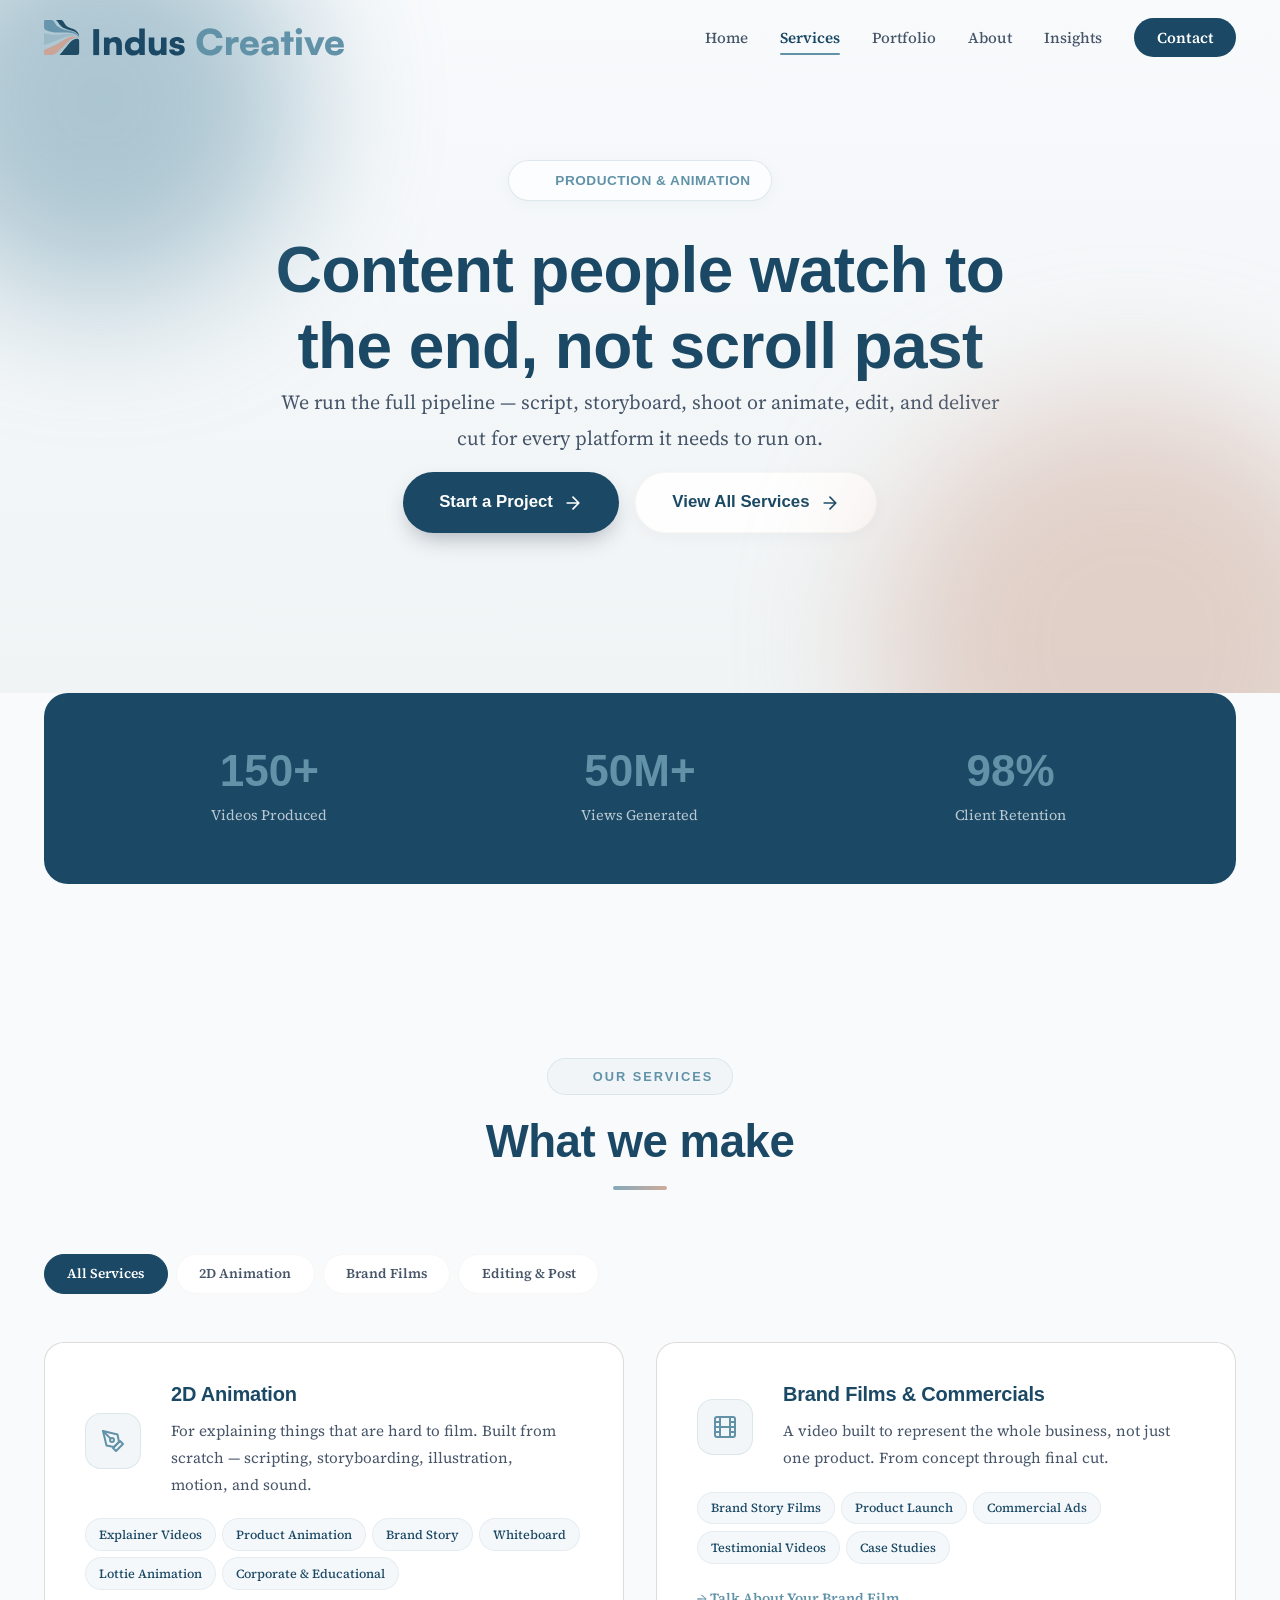
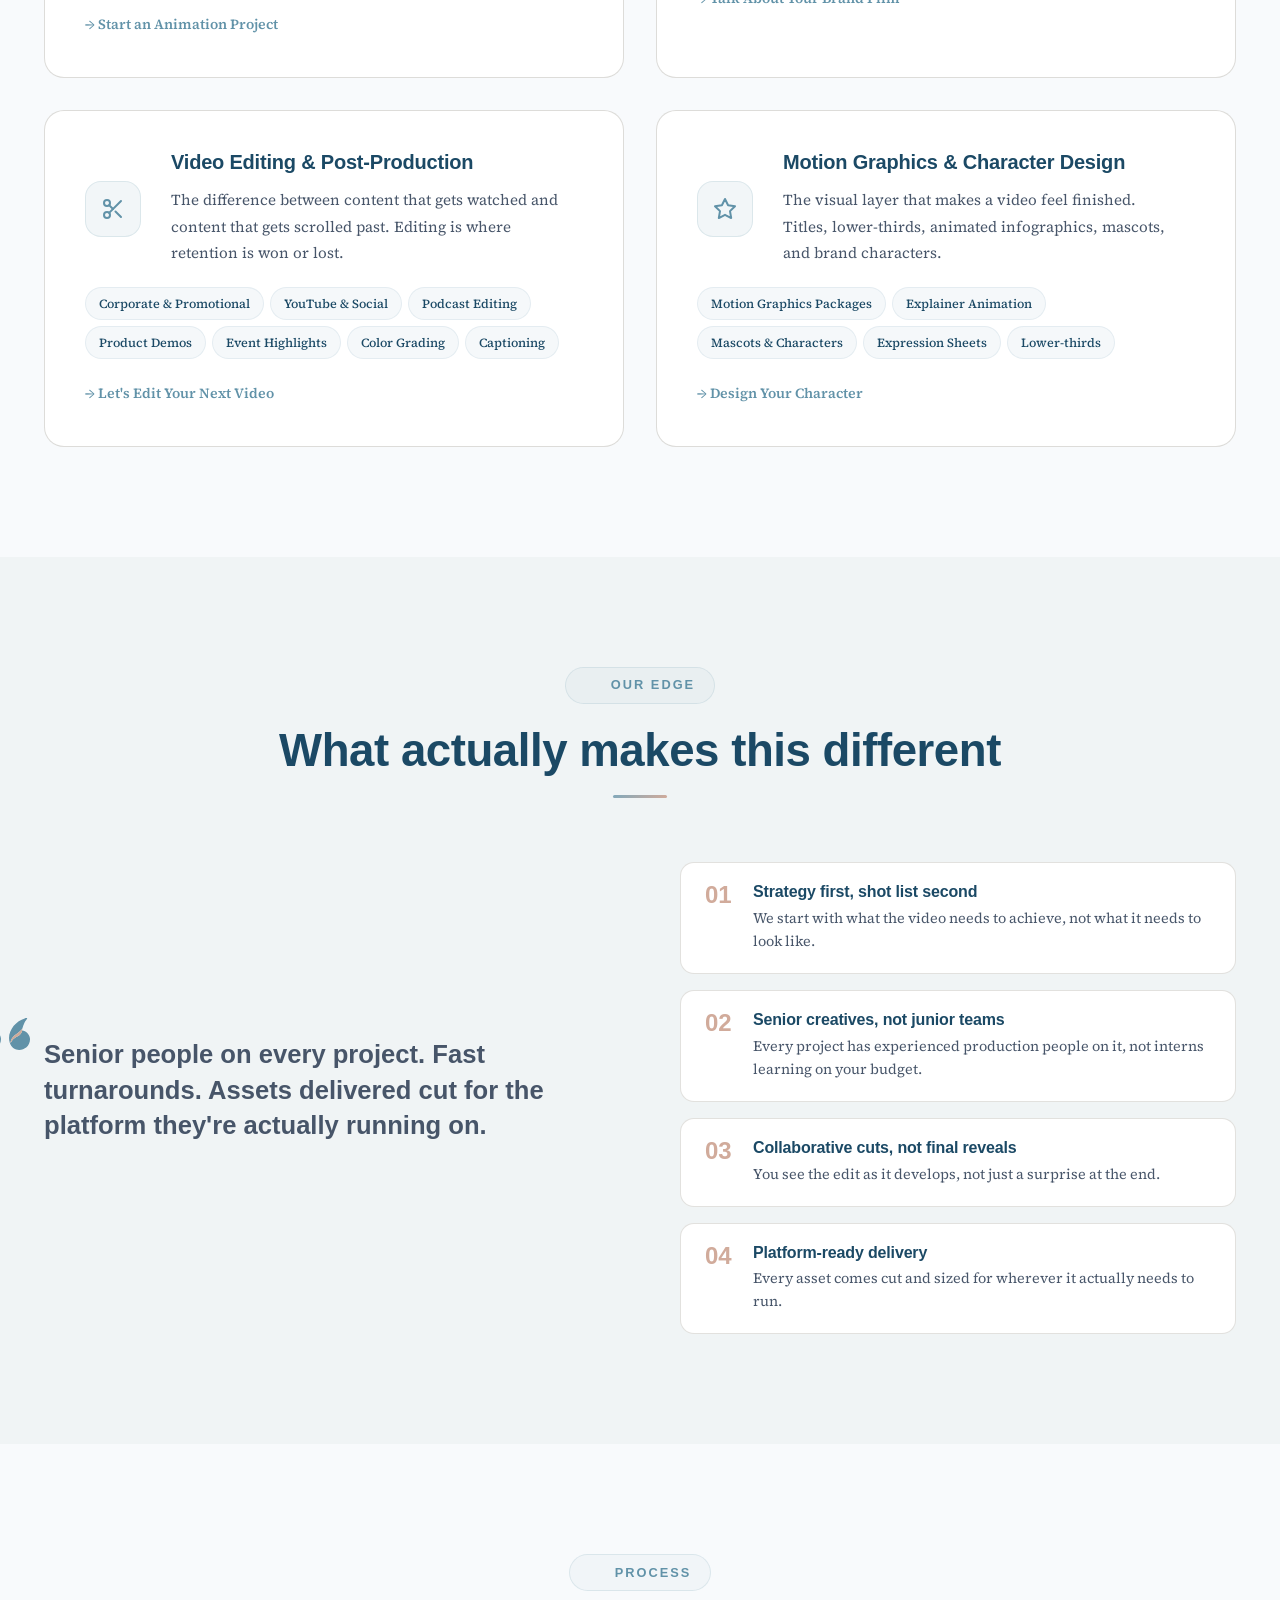
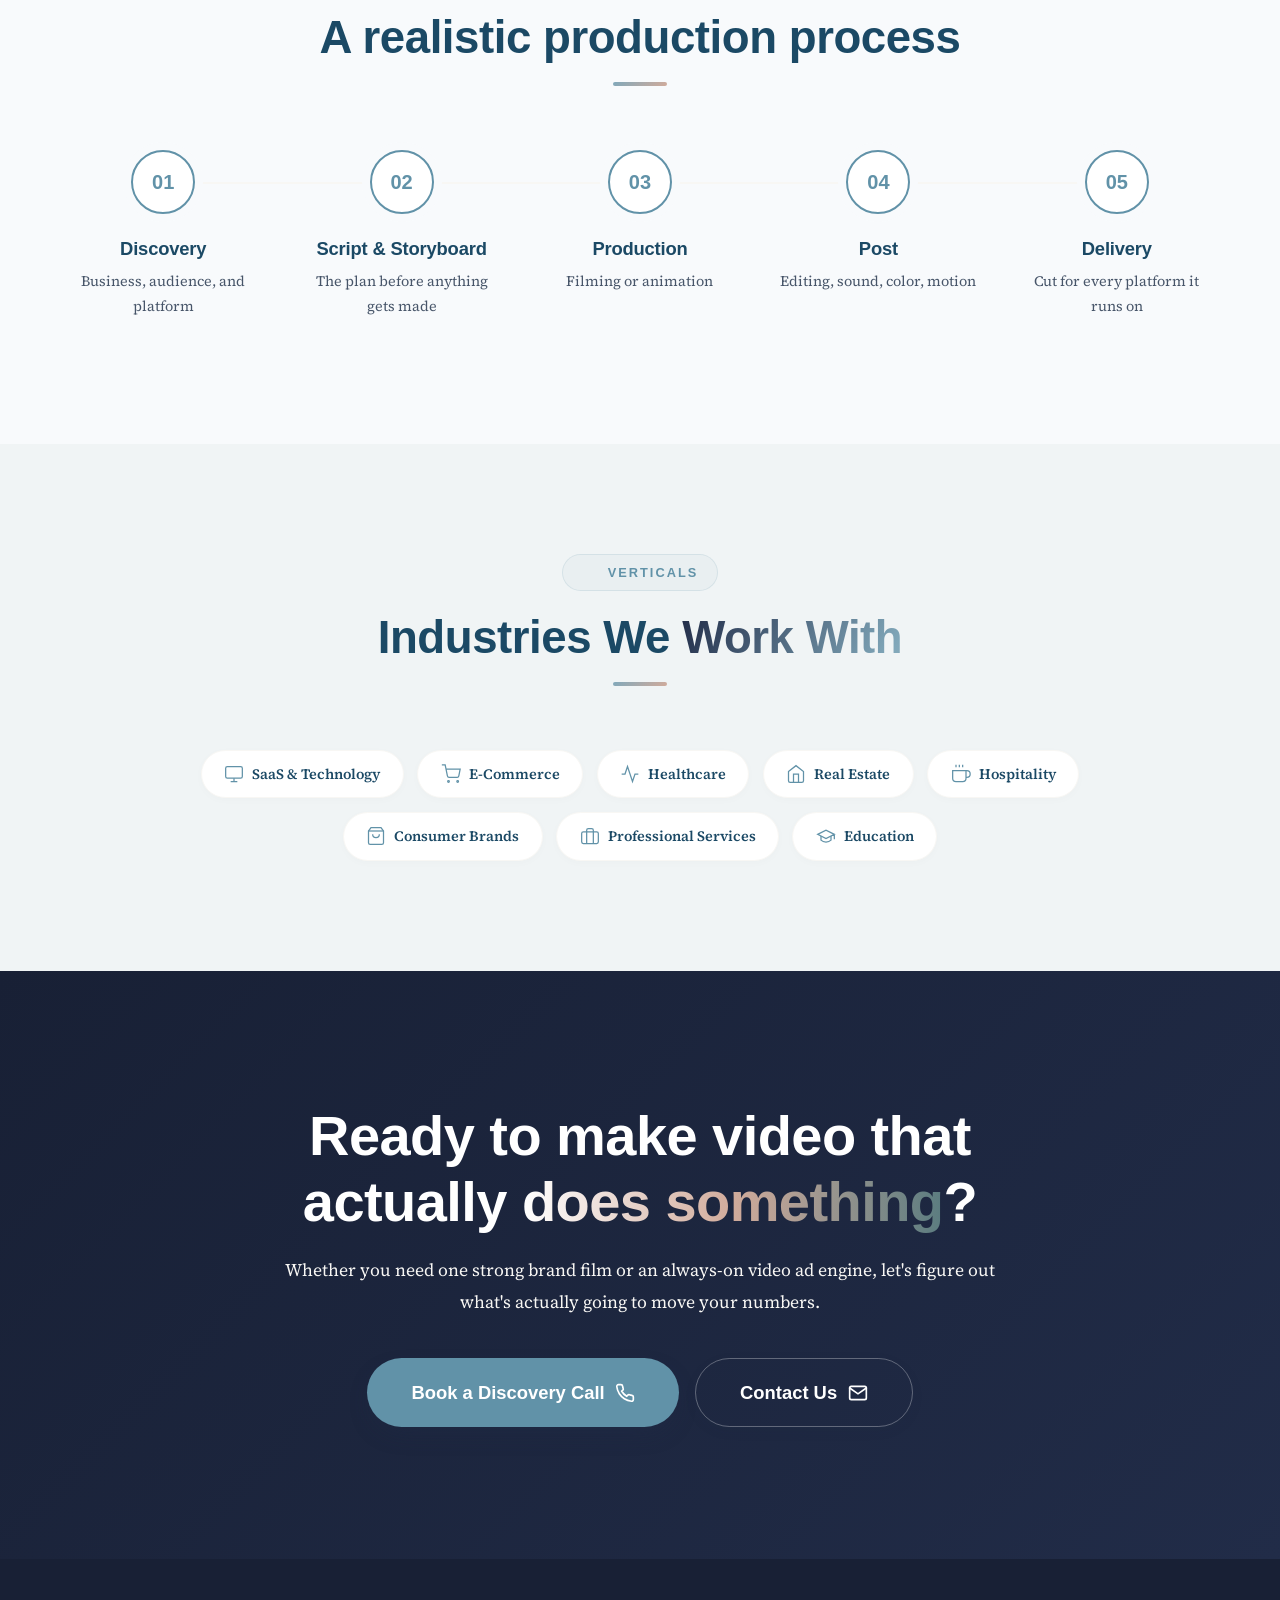
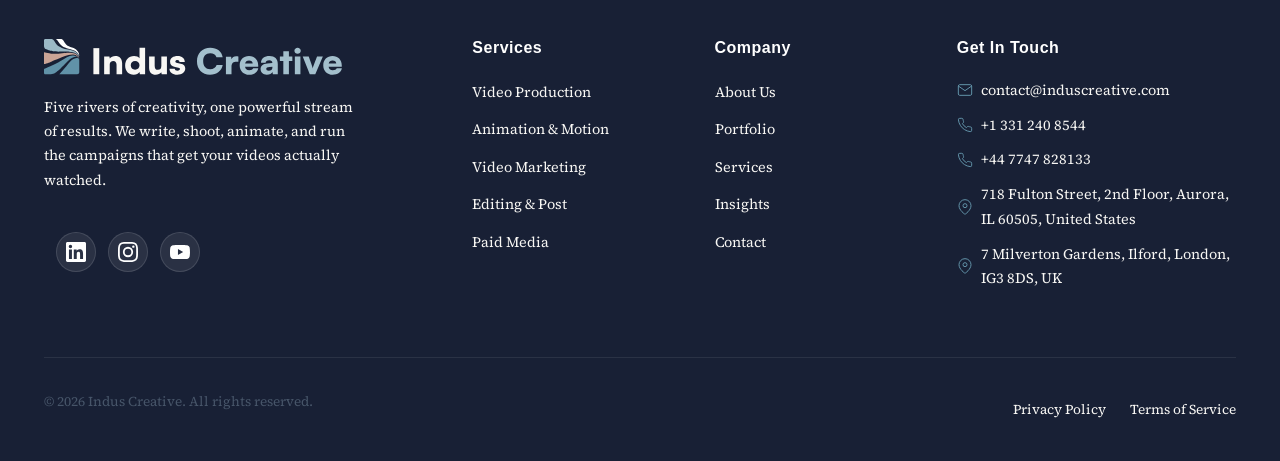
<file: video-production.html>
<!DOCTYPE html>
<html lang="en">
<head>
    <meta charset="UTF-8">
    <meta name="viewport" content="width=device-width, initial-scale=1.0">
    <title>Video Production & Animation Services | Indus Creative</title>
    <meta name="description" content="2D animation, video editing, motion graphics, and full video production — built for businesses that need content people actually finish watching.">
    <meta name="robots" content="index, follow">
    <meta property="og:title" content="Video Production & Animation Services | Indus Creative">
    <meta property="og:description" content="2D animation, video editing, motion graphics, and full video production — built for businesses that need content people actually finish watching.">
    <meta property="og:type" content="website">
    <meta name="twitter:card" content="summary_large_image">
    <link rel="icon" type="image/svg+xml" href="data:image/svg+xml,%3Csvg id='Layer_2' data-name='Layer 2' xmlns='http://www.w3.org/2000/svg' viewBox='0 0 248 248'%3E%3Cg id='Layer_1-2' data-name='Layer 1'%3E%3Cg%3E%3Cpath d='M0,9.13C0,4.09,4.09,0,9.13,0h44.01s3.26,0,5.81,1.12c4.31,1.89,10.58,6.33,16.79,17.61,6.26,11.37,16.33,23.44,24.46,29.77,7.7,6,37.7,21,69.26,25.3,37.83,6.13,46.91,12.01,56.93,20.25,13.7,11.25,19.37,25.92,21.6,37.39,0,0-9.47-20.86-22.38-28.98s-35.02-11.84-48.03-13.11c-13.01-1.27-65.76-.55-65.76-.55,0,0-25.23,1.12-47.36-2.35-6.67-1.05-20.48-3.49-31.46-7.19-10.87-3.66-14.67-5.46-19.96-8.4-1.87-1.04-12.67-6.46-13.04-18.59V9.13Z' fill='%236795ac'/%3E%3Cpath d='M0,93.11s45.81,11.74,74.77,11.48,82.7-7.83,92.87-7.83,32.35-1.04,53.22,7.83c13.77,5.86,26.44,28.03,27.15,30.9,0,0-17.82-28.03-44.82-26.86s-36.39,4.24-55.17,11.41c-18.78,7.17-96.59,39.46-96.59,39.46,0,0-32.66,13.83-51.42,17.22v-83.61Z' fill='%239bb9c6'/%3E%3Cpath d='M0,210.76s81.29-32.35,113.9-54c32.61-21.65,64.96-38.35,85.04-40.7,20.09-2.35,37.6,8.66,49.06,22.16,0,0-14.36-13.62-28.71-12.48-14.35,1.14-33.52,13.79-44.87,24.23-11.35,10.43-60.78,62.35-75.91,74.09-15.13,11.74-23.73,23.93-50.87,23.93H9.34c-5.16,0-9.34-4.18-9.34-9.34v-27.9Z' fill='%23caa496'/%3E%3Cpath d='M107.9,248h125.84c7.87,0,14.26-6.38,14.26-14.26v-81.68s0-5.39-.33-7.39c-.28-1.7-.73-3.46-1.52-4.84-3.1-4.99-8.58-7.05-17.74-6.55-17.22.78-34.7,14.35-46.7,28.17s-36.52,44.87-50.61,60.26c-14.09,15.39-23.22,26.28-23.22,26.28Z' fill='%231f4b65'/%3E%3Cpath d='M82.87,0h38.85s2.69,0,4.73.97c2.9,1.37,6.88,4.49,11.18,11.53,8.61,14.09,14.35,23.74,21.65,29.48,7.3,5.74,20.74,12.78,37.57,18.52,16.83,5.74,26.22,10.57,36.78,21.65,9.36,9.82,14.36,21.27,14.36,37.3,0,0-3.18-9.92-10.91-19.7-2.87-3.64-8.57-9.54-12.43-12.1-8.89-5.9-7.51-5.06-11.91-6.96-4.98-2.15-11.94-4.16-16.28-5.33-4.58-1.23-13.93-3.01-24.39-6.26-8.21-2.55-17.35-5.5-23.74-8.61-7.45-3.63-24.26-10-37.7-27.5C97.2,15.5,94.09,7.94,82.87,0Z' fill='%231f4b65'/%3E%3C/g%3E%3C/g%3E%3C/svg%3E">    <link rel="preconnect" href="https://fonts.googleapis.com">
    <link rel="preconnect" href="https://fonts.googleapis.com">
    <link rel="preconnect" href="https://fonts.gstatic.com" crossorigin>
    <link href="https://fonts.googleapis.com/css2?family=Source+Serif+4:ital,opsz,wght@0,8..60,200..900;1,8..60,200..900&display=swap" rel="stylesheet">    
    <link href="https://api.fontshare.com/v2/css?f[]=satoshi@400,500,700,900&display=swap" rel="stylesheet">
    <link rel="stylesheet" href="style.css">
</head>
<body class="ic-brand ic-page-video-production">

    <!-- ═══════════════════════════════════════════ NAVBAR ═══════════════════════════════════════════ -->
    <nav class="navbar" id="navbar">
        <div class="nav-container">
                    <div class="logo-container">
            <a href="https://induscreative.com" class="nav-logo">
<?xml version="1.0" encoding="UTF-8"?>
<svg id="Layer_2" data-name="Layer 2" xmlns="http://www.w3.org/2000/svg" viewBox="0 0 1254.74 148.85" style=" width: 100%"; >
  <g id="Layer_1-2" data-name="Layer 1">
    <g>
      <g>
        <path d="M230.35,146.9h-24.48V38.12h24.48v108.78Z" fill="#1b4965"/>
        <path d="M250.75,146.9v-73.5h21.91l1.51,7.64c4.68-6.32,13.3-10,23.12-10,17.98,0,28.41,11.17,28.41,30.43v45.42h-23.27v-39.98c0-9.26-5.29-15.29-13.3-15.29-9.22,0-15.11,5.88-15.11,14.99v40.28h-23.27Z" fill="#1b4965"/>
        <path d="M338.24,110.59c0-23.37,14.36-39.54,37.32-39.54,9.37,0,18.28,3.67,22.67,9.11v-44.1h23.27v110.84h-21.91l-1.21-9.41c-4.08,6.76-13.45,11.32-24.33,11.32-21.76,0-35.81-14.99-35.81-38.22ZM398.08,109.71c0-11.03-7.56-18.38-18.44-18.38s-17.98,7.5-17.98,18.38,6.95,18.38,17.98,18.38,18.44-7.35,18.44-18.38Z" fill="#1b4965"/>
        <path d="M512.47,73.4v73.5h-21.91l-1.51-8.23c-4.68,6.03-14.05,10.14-23.12,10.14-17.23,0-27.8-11.17-27.8-29.25v-46.16h23.27v37.93c0,12.05,4.23,17.35,13.75,17.35s14.05-5,14.05-17.05v-38.22h23.27Z" fill="#1b4965"/>
        <path d="M545.11,123.67c.3,5.15,4.23,8.23,11.33,8.23s10.58-2.5,10.58-6.32c0-2.21-1.21-4.56-6.8-5.73l-13.9-2.94c-13.9-2.94-20.7-8.82-20.7-21.76,0-15.29,13.45-24.11,31.58-24.11s29.77,10,29.77,24.84h-22.06c0-5-3.17-8.38-8.76-8.38-5.29,0-8.61,2.65-8.61,6.62,0,3.38,2.87,5.29,8.16,6.47l14.05,2.94c12.39,2.65,19.19,8.23,19.19,19.99,0,15.73-13.75,25.28-33.39,25.28s-32.49-10.29-32.49-25.14h22.06Z" fill="#1b4965"/>
        <path d="M637.86,91.51c0-34.67,22.68-57.49,56.78-57.49,28.54,0,49.07,15.91,52.62,40.83h-26.38c-3.39-11.11-13.12-17.41-26.85-17.41-18.52,0-29.78,12.76-29.78,33.92s11.42,33.92,29.78,33.92c14.04,0,24.38-6.75,27.46-17.71h25.92c-4.01,24.77-25.3,41.13-53.85,41.13-34.25,0-55.7-22.06-55.7-57.19Z" fill="#6192a8"/>
        <path d="M814.22,93.61h-7.56c-13.58,0-21.76,5.85-21.76,20.71v32.57h-23.76v-74.9h22.37l1.23,11.11c3.24-7.35,10.03-12.31,20.37-12.31,2.78,0,5.86.3,9.1,1.05v21.76Z" fill="#6192a8"/>
        <path d="M819.77,109.22c0-23.42,16.2-39.78,39.5-39.78s39.35,15.46,39.35,39.93v5.85l-56.01.3c1.39,9.91,7.1,14.56,17.59,14.56,8.95,0,15.28-3.15,16.97-8.56h21.76c-2.78,16.66-18.05,27.32-39.19,27.32-23.3,0-39.96-16.51-39.96-39.63ZM842.92,101.27h32.09c0-7.96-6.02-13.06-15.58-13.06s-14.66,4.05-16.51,13.06Z" fill="#6192a8"/>
        <path d="M908.65,124.83c0-13.81,10.03-22.37,28.54-23.72l21.6-1.65v-1.2c0-7.35-4.63-11.26-13.12-11.26-10.03,0-15.43,3.75-15.43,10.51h-19.75c0-16.96,14.35-28.07,36.41-28.07s35.03,12.16,35.03,33.62v43.83h-20.98l-1.54-9.91c-2.47,6.9-12.65,11.86-24.22,11.86-16.36,0-26.54-9.31-26.54-24.02ZM958.95,118.83v-4.05l-12.04,1.05c-10.34.9-14.04,3.15-14.04,7.96,0,5.4,3.39,7.96,10.65,7.96,9.1,0,15.43-4.35,15.43-12.91Z" fill="#6192a8"/>
        <path d="M1005.55,146.9v-55.84h-14.66v-19.21h14.66v-23.27h23.76v23.27h14.66v19.21h-14.66v55.84h-23.76Z" fill="#6192a8"/>
        <path d="M1052.76,46.93c0-7.36,6.02-13.06,13.58-13.06s13.42,5.7,13.42,13.06-6.02,13.21-13.42,13.21-13.58-5.85-13.58-13.21ZM1054.62,71.85h23.76v75.05h-23.76v-75.05Z" fill="#6192a8"/>
        <path d="M1088.1,71.85h25.61l9.41,26.27c3.86,10.96,6.94,20.41,7.56,23.87.93-4.35,4.32-14.11,8.18-23.87l10.34-26.27h24.69l-32.25,75.05h-23.45l-30.09-75.05Z" fill="#6192a8"/>
        <path d="M1175.58,109.22c0-23.42,16.2-39.78,39.5-39.78s39.35,15.46,39.35,39.93v5.85l-56.01.3c1.39,9.91,7.1,14.56,17.59,14.56,8.95,0,15.28-3.15,16.97-8.56h21.76c-2.78,16.66-18.05,27.32-39.19,27.32-23.3,0-39.96-16.51-39.96-39.63ZM1198.73,101.27h32.09c0-7.96-6.02-13.06-15.58-13.06s-14.66,4.05-16.51,13.06Z" fill="#6192a8"/>
      </g>
      <g>
        <path d="M0,5.41C0,2.42,2.42,0,5.41,0h26.07s1.93,0,3.44.66c2.55,1.12,6.27,3.75,9.94,10.43,3.71,6.74,9.67,13.88,14.49,17.63,4.56,3.55,22.33,12.44,41.02,14.99,22.41,3.63,27.78,7.12,33.72,11.99,8.11,6.66,11.47,15.36,12.8,22.15,0,0-5.61-12.35-13.26-17.16-7.65-4.81-20.74-7.01-28.45-7.76s-38.95-.33-38.95-.33c0,0-14.95.66-28.05-1.39-3.95-.62-12.13-2.07-18.64-4.26-6.44-2.17-8.69-3.23-11.82-4.98-1.11-.62-7.51-3.82-7.72-11.01V5.41Z" fill="#6795ac"/>
        <path d="M0,55.15s27.13,6.95,44.29,6.8c17.15-.15,48.98-4.64,55.01-4.64s19.16-.62,31.52,4.64c8.16,3.47,15.66,16.6,16.08,18.3,0,0-10.56-16.6-26.55-15.91-15.99.7-21.56,2.51-32.68,6.76-11.13,4.25-57.21,23.37-57.21,23.37,0,0-19.35,8.19-30.46,10.2v-49.52Z" fill="#9bb9c6"/>
        <path d="M0,124.84s48.15-19.16,67.46-31.99c19.31-12.83,38.48-22.71,50.37-24.1,11.9-1.39,22.27,5.13,29.06,13.13,0,0-8.51-8.07-17.01-7.39-8.5.68-19.86,8.17-26.58,14.35-6.72,6.18-36,36.93-44.97,43.88-8.96,6.95-14.05,14.18-30.13,14.18H5.53c-3.06,0-5.53-2.48-5.53-5.53v-16.53Z" fill="#caa496"/>
        <path d="M63.91,146.9h74.54c4.66,0,8.45-3.78,8.45-8.45v-48.38s0-3.19-.19-4.37c-.16-1.01-.44-2.05-.9-2.87-1.83-2.96-5.08-4.18-10.51-3.88-10.2.46-20.55,8.5-27.66,16.69-7.11,8.19-21.63,26.58-29.98,35.69-8.34,9.12-13.75,15.57-13.75,15.57Z" fill="#1f4b65"/>
        <path d="M49.09,0h23.01s1.59,0,2.8.57c1.72.81,4.08,2.66,6.63,6.83,5.1,8.34,8.5,14.06,12.83,17.46,4.33,3.4,12.28,7.57,22.25,10.97,9.97,3.4,15.53,6.26,21.79,12.83,5.54,5.82,8.51,12.6,8.51,22.1,0,0-1.88-5.88-6.46-11.67-1.7-2.15-5.08-5.65-7.37-7.17-5.27-3.49-4.45-3-7.06-4.12-2.95-1.27-7.07-2.47-9.64-3.16-2.72-.73-8.25-1.78-14.45-3.71-4.86-1.51-10.28-3.26-14.06-5.1-4.41-2.15-14.37-5.92-22.33-16.29-7.96-10.37-9.8-14.84-16.45-19.55Z" fill="#1f4b65"/>
      </g>
    </g>
  </g>
</svg>
</div>
            <ul class="nav-links" id="nav-links">
                <li><a href="./" class="nav-link">Home</a></li>
                <li><a href="./Services" class="nav-link active">Services</a></li>
                <li><a href="./Portfolio" class="nav-link">Portfolio</a></li>
                <li><a href="./AboutIndus" class="nav-link">About</a></li>
                <li><a href="./insights" class="nav-link">Insights</a></li>
                <li><a href="./Contact" class="nav-link nav-link-cta">Contact</a></li>
            </ul>
            <button class="hamburger" id="hamburger" aria-label="Toggle navigation menu">
                <span></span>
                <span></span>
                <span></span>
            </button>
        </div>
    </nav>
    <!-- PAGE HERO -->
    <section class="page-hero">
        <div class="page-hero-orb"></div>
        <div class="page-hero-orb"></div>
        <div class="container animate-on-scroll fade-in-up">
            <div class="hero-badge">
                <span class="badge-dot"></span>
                Production & Animation
            </div>
            <h1>Content people watch to the end, not scroll past</h1>
            <p class="hero-subtitle">We run the full pipeline — script, storyboard, shoot or animate, edit, and deliver cut for every platform it needs to run on.</p>
            <div class="hero-ctas">
                <a href="./Contact" class="btn btn-primary">
                    <span>Start a Project</span>
                    <svg width="20" height="20" viewBox="0 0 24 24" fill="none" stroke="currentColor" stroke-width="2" stroke-linecap="round" stroke-linejoin="round"><path d="M5 12h14M12 5l7 7-7 7"/></svg>
                </a>
                <a href="./Services" class="btn btn-secondary">
                    <span>View All Services</span>
                    <svg width="20" height="20" viewBox="0 0 24 24" fill="none" stroke="currentColor" stroke-width="2" stroke-linecap="round" stroke-linejoin="round"><path d="M5 12h14M12 5l7 7-7 7"/></svg>
                </a>
            </div>
        </div>
    </section>

    <!-- STATS STRIP -->
    <section style="padding-top: 0; padding-bottom: 4rem;">
        <div class="container animate-on-scroll fade-in-up">
            <div class="highlight-strip">
                <div class="highlight-strip-stat">
                    <span class="highlight-strip-num">150+</span>
                    <span class="highlight-strip-label">Videos Produced</span>
                </div>
                <div class="highlight-strip-stat">
                    <span class="highlight-strip-num">50M+</span>
                    <span class="highlight-strip-label">Views Generated</span>
                </div>
                <div class="highlight-strip-stat">
                    <span class="highlight-strip-num">98%</span>
                    <span class="highlight-strip-label">Client Retention</span>
                </div>
            </div>
        </div>
    </section>

    <!-- WHAT WE MAKE -->
    <section class="content-section">
        <div class="container">
            <div class="section-header animate-on-scroll fade-in-up">
                <span class="section-tag">Our Services</span>
                <h2 class="section-title">What we make</h2>
            </div>
            
            <div class="service-tabs animate-on-scroll fade-in-up">
                <button class="service-tab active">All Services</button>
                <button class="service-tab">2D Animation</button>
                <button class="service-tab">Brand Films</button>
                <button class="service-tab">Editing & Post</button>
            </div>
            
            <div class="service-panel stagger-children">
                <!-- Card 1 -->
                <div class="service-panel-card animate-on-scroll fade-in-up">
                    <div class="card">
                    <div class="service-panel-icon">
                        <svg width="24" height="24" viewBox="0 0 24 24" fill="none" stroke="currentColor" stroke-width="2" stroke-linecap="round" stroke-linejoin="round">
                            <path d="M12 19l7-7 3 3-7 7-3-3z"/>
                            <path d="M18 13l-1.5-7.5L2 2l3.5 14.5L13 18l5-5z"/>
                            <path d="M2 2l7.586 7.586"/>
                            <circle cx="11" cy="11" r="2"/>
                        </svg>
                    </div>
                    <div class="card-content">
                    <h3 class="service-panel-title">2D Animation</h3>
                    <p class="service-panel-desc">For explaining things that are hard to film. Built from scratch — scripting, storyboarding, illustration, motion, and sound.</p>
                    </div>
                    </div>
                    <div class="service-panel-tags">
                        <span class="service-panel-tag">Explainer Videos</span>
                        <span class="service-panel-tag">Product Animation</span>
                        <span class="service-panel-tag">Brand Story</span>
                        <span class="service-panel-tag">Whiteboard</span>
                        <span class="service-panel-tag">Lottie Animation</span>
                        <span class="service-panel-tag">Corporate & Educational</span>
                    </div>
                    <a href="./Contact" class="service-panel-link">→ Start an Animation Project</a>
                </div>
                
                <!-- Card 2 -->
                <div class="service-panel-card animate-on-scroll fade-in-up">
                    <div class="card">
                    <div class="service-panel-icon">
                        <svg width="24" height="24" viewBox="0 0 24 24" fill="none" stroke="currentColor" stroke-width="2" stroke-linecap="round" stroke-linejoin="round">
                            <rect x="2" y="2" width="20" height="20" rx="2"/>
                            <path d="M7 2v20M17 2v20M2 12h20M2 7h5M17 7h5M2 17h5M17 17h5"/>
                        </svg>
                    </div>
                    <div class="card-content">
                    <h3 class="service-panel-title">Brand Films & Commercials</h3>
                    <p class="service-panel-desc">A video built to represent the whole business, not just one product. From concept through final cut.</p>
                    </div>
                    </div>
                    <div class="service-panel-tags">
                        <span class="service-panel-tag">Brand Story Films</span>
                        <span class="service-panel-tag">Product Launch</span>
                        <span class="service-panel-tag">Commercial Ads</span>
                        <span class="service-panel-tag">Testimonial Videos</span>
                        <span class="service-panel-tag">Case Studies</span>
                    </div>
                    <a href="./Contact" class="service-panel-link">→ Talk About Your Brand Film</a>
                </div>
                
                <!-- Card 3 -->
                <div class="service-panel-card animate-on-scroll fade-in-up">
                  <div class="card">
                    <div class="service-panel-icon">
                        <svg width="24" height="24" viewBox="0 0 24 24" fill="none" stroke="currentColor" stroke-width="2" stroke-linecap="round" stroke-linejoin="round">
                            <circle cx="6" cy="6" r="3"/>
                            <circle cx="6" cy="18" r="3"/>
                            <line x1="20" y1="4" x2="8.12" y2="15.88"/>
                            <line x1="14.47" y1="14.48" x2="20" y2="20"/>
                            <line x1="8.12" y1="8.12" x2="12" y2="12"/>
                        </svg>
                    </div>
                    <div class="card-content">
                    <h3 class="service-panel-title">Video Editing & Post-Production</h3>
                    <p class="service-panel-desc">The difference between content that gets watched and content that gets scrolled past. Editing is where retention is won or lost.</p>
                       </div>
                      </div>
                    <div class="service-panel-tags">
                        <span class="service-panel-tag">Corporate & Promotional</span>
                        <span class="service-panel-tag">YouTube & Social</span>
                        <span class="service-panel-tag">Podcast Editing</span>
                        <span class="service-panel-tag">Product Demos</span>
                        <span class="service-panel-tag">Event Highlights</span>
                        <span class="service-panel-tag">Color Grading</span>
                        <span class="service-panel-tag">Captioning</span>
                    </div>
                    <a href="./Contact" class="service-panel-link">→ Let's Edit Your Next Video</a>
                </div>
                
                <!-- Card 4 -->
                <div class="service-panel-card animate-on-scroll fade-in-up">
                  <div class="card">
                    <div class="service-panel-icon">
                        <svg width="24" height="24" viewBox="0 0 24 24" fill="none" stroke="currentColor" stroke-width="2" stroke-linecap="round" stroke-linejoin="round">
                            <polygon points="12 2 15.09 8.26 22 9.27 17 14.14 18.18 21.02 12 17.77 5.82 21.02 7 14.14 2 9.27 8.91 8.26 12 2"/>
                        </svg>
                    </div>
                    <div class="card-content">
                    <h3 class="service-panel-title">Motion Graphics & Character Design</h3>
                    <p class="service-panel-desc">The visual layer that makes a video feel finished. Titles, lower-thirds, animated infographics, mascots, and brand characters.</p>
                    </div>
                    </div>
                    <div class="service-panel-tags">
                        <span class="service-panel-tag">Motion Graphics Packages</span>
                        <span class="service-panel-tag">Explainer Animation</span>
                        <span class="service-panel-tag">Mascots & Characters</span>
                        <span class="service-panel-tag">Expression Sheets</span>
                        <span class="service-panel-tag">Lower-thirds</span>
                    </div>
                    <a href="./Contact" class="service-panel-link">→ Design Your Character</a>
                </div>
            </div>
        </div>
    </section>
    <!-- WHY THIS IS DIFFERENT -->
    <section class="content-section content-section--alt">
        <div class="container">
            <div class="section-header animate-on-scroll fade-in-up">
                <span class="section-tag">Our Edge</span>
                <h2 class="section-title">What actually makes this different</h2>
            </div>
            
            <div class="why-different-grid animate-on-scroll fade-in-up" style="display: grid; grid-template-columns: 1fr 1fr; gap: 5rem; align-items: center;">
                <div style="font-family: var(--font-heading); font-size: clamp(1.3rem, 2vw, 1.8rem); font-weight: 700; color: var(--c-navy); line-height: 1.4; position: relative;">
                    <span style="font-size: 7rem; color: rgba(129,168,186,0.15); font-family: serif; position: absolute; top: -4.5rem; left: -4rem; line-height: 1;"><?xml version="1.0" encoding="UTF-8"?>
<svg width="50" height="50" id="Layer_2" data-name="Layer 2" xmlns="http://www.w3.org/2000/svg" viewBox="0 0 422.5 269.74">
  <g id="Layer_1-2" data-name="Layer 1">
    <g>
      <g>
        <path d="M357.92,88.3c-4.31,6.63-7.24,10.41-11.42,15.27-20.14,23.42-49.67,34.86-69.39,58.76-11.83,14.35-18.24,31.03-19.86,49.54,7.87-10.68,12.68-23.02,22.83-32.84,30.08-29.1,66.09-24.27,76.32-73.95,31.91.24,62.52,34.31,65.59,64.85,10.33,102.93-136.59,142.77-170.4,39.2C223.27,122.42,295.26,26.3,377.75,3.63c3.71-1.02,19.95-6.64,21.35-1.48.79,2.92-17.98,26.17-24.22,39.81-6.33,15.09-13.48,30.25-16.97,46.35Z" fill="#6192a8"/>
        <path d="M356.39,105.08c-10.23,49.69-46.23,44.85-76.32,73.95-10.15,9.82-14.96,22.16-22.83,32.84,1.62-18.5,8.03-35.19,19.86-49.54,19.72-23.91,49.25-35.35,69.39-58.76,4.18-4.86,6.91-8.34,11.42-15.27-2.02,8.72-.36,11.1-1.53,16.78Z" fill="#cfaa99"/>
      </g>
      <g>
        <path d="M112.62,88.3c-4.31,6.63-7.24,10.41-11.42,15.27-20.14,23.42-49.67,34.86-69.39,58.76-11.83,14.35-18.24,31.03-19.86,49.54,7.87-10.68,12.68-23.02,22.83-32.84,30.08-29.1,66.09-24.27,76.32-73.95,31.91.24,62.52,34.31,65.59,64.85,10.33,102.93-136.59,142.77-170.4,39.2C-22.04,122.42,49.95,26.3,132.45,3.63c3.71-1.02,19.95-6.64,21.35-1.48.79,2.92-17.98,26.17-24.22,39.81-6.33,15.09-13.48,30.25-16.97,46.35Z" fill="#6192a8"/>
        <path d="M111.09,105.08c-10.23,49.69-46.23,44.85-76.32,73.95-10.15,9.82-14.96,22.16-22.83,32.84,1.62-18.5,8.03-35.19,19.86-49.54,19.72-23.91,49.25-35.35,69.39-58.76,4.18-4.86,6.91-8.34,11.42-15.27-2.02,8.72-.36,11.1-1.53,16.78Z" fill="#cfaa99"/>
      </g>
    </g>
  </g>
</svg></span>
                    <p>Senior people on every project. Fast turnarounds. Assets delivered cut for the platform they're actually running on.</p>
                </div>
                
                <div class="edge-list">
                    <div class="edge-item">
                        <span class="edge-num">01</span>
                        <div class="edge-text">
                            <h4>Strategy first, shot list second</h4>
                            <p>We start with what the video needs to achieve, not what it needs to look like.</p>
                        </div>
                    </div>
                    <div class="edge-item">
                        <span class="edge-num">02</span>
                        <div class="edge-text">
                            <h4>Senior creatives, not junior teams</h4>
                            <p>Every project has experienced production people on it, not interns learning on your budget.</p>
                        </div>
                    </div>
                    <div class="edge-item">
                        <span class="edge-num">03</span>
                        <div class="edge-text">
                            <h4>Collaborative cuts, not final reveals</h4>
                            <p>You see the edit as it develops, not just a surprise at the end.</p>
                        </div>
                    </div>
                    <div class="edge-item">
                        <span class="edge-num">04</span>
                        <div class="edge-text">
                            <h4>Platform-ready delivery</h4>
                            <p>Every asset comes cut and sized for wherever it actually needs to run.</p>
                        </div>
                    </div>
                </div>
            </div>
        </div>
    </section>

    <!-- PROCESS -->
    <section class="content-section">
        <div class="container">
            <div class="section-header animate-on-scroll fade-in-up">
                <span class="section-tag">Process</span>
                <h2 class="section-title">A realistic production process</h2>
            </div>
            <div class="process-timeline process-timeline--5 stagger-children">
                <div class="process-step animate-on-scroll fade-in-up">
                    <div class="step-number-wrap">
                        <span class="step-number">01</span>
                        <div class="step-line"></div>
                    </div>
                    <div class="step-content">
                        <h3 class="step-title">Discovery</h3>
                        <p class="step-desc">Business, audience, and platform</p>
                    </div>
                </div>
                <div class="process-step animate-on-scroll fade-in-up">
                    <div class="step-number-wrap">
                        <span class="step-number">02</span>
                        <div class="step-line"></div>
                    </div>
                    <div class="step-content">
                        <h3 class="step-title">Script & Storyboard</h3>
                        <p class="step-desc">The plan before anything gets made</p>
                    </div>
                </div>
                <div class="process-step animate-on-scroll fade-in-up">
                    <div class="step-number-wrap">
                        <span class="step-number">03</span>
                        <div class="step-line"></div>
                    </div>
                    <div class="step-content">
                        <h3 class="step-title">Production</h3>
                        <p class="step-desc">Filming or animation</p>
                    </div>
                </div>
                <div class="process-step animate-on-scroll fade-in-up">
                    <div class="step-number-wrap">
                        <span class="step-number">04</span>
                        <div class="step-line"></div>
                    </div>
                    <div class="step-content">
                        <h3 class="step-title">Post</h3>
                        <p class="step-desc">Editing, sound, color, motion</p>
                    </div>
                </div>
                <div class="process-step animate-on-scroll fade-in-up">
                    <div class="step-number-wrap">
                        <span class="step-number">05</span>
                    </div>
                    <div class="step-content">
                        <h3 class="step-title">Delivery</h3>
                        <p class="step-desc">Cut for every platform it runs on</p>
                    </div>
                </div>
            </div>
        </div>
    </section>

    <!-- ═══════════════════════════════════════════ INDUSTRIES ═══════════════════════════════════════════ -->
    <section class="industries">
        <div class="container">
            <div class="section-header animate-on-scroll fade-in-up">
                <span class="section-tag">Verticals</span>
                <h2 class="section-title">Industries We <span class="gradient-text">Work With</span></h2>
            </div>
            <div class="industries-grid animate-on-scroll fade-in-up">
                <div class="industry-tag" id="industry-saas">
                    <svg width="20" height="20" viewBox="0 0 24 24" fill="none" stroke="currentColor" stroke-width="1.5"><rect x="2" y="3" width="20" height="14" rx="2"/><path d="M8 21h8M12 17v4"/></svg>
                    SaaS & Technology
                </div>
                <div class="industry-tag" id="industry-ecommerce">
                    <svg width="20" height="20" viewBox="0 0 24 24" fill="none" stroke="currentColor" stroke-width="1.5"><circle cx="9" cy="21" r="1"/><circle cx="20" cy="21" r="1"/><path d="M1 1h4l2.68 13.39a2 2 0 0 0 2 1.61h9.72a2 2 0 0 0 2-1.61L23 6H6"/></svg>
                    E-Commerce
                </div>
                <div class="industry-tag" id="industry-healthcare">
                    <svg width="20" height="20" viewBox="0 0 24 24" fill="none" stroke="currentColor" stroke-width="1.5"><path d="M22 12h-4l-3 9L9 3l-3 9H2"/></svg>
                    Healthcare
                </div>
                <div class="industry-tag" id="industry-realestate">
                    <svg width="20" height="20" viewBox="0 0 24 24" fill="none" stroke="currentColor" stroke-width="1.5"><path d="M3 9l9-7 9 7v11a2 2 0 0 1-2 2H5a2 2 0 0 1-2-2z"/><path d="M9 22V12h6v10"/></svg>
                    Real Estate
                </div>
                <div class="industry-tag" id="industry-hospitality">
                    <svg width="20" height="20" viewBox="0 0 24 24" fill="none" stroke="currentColor" stroke-width="1.5"><path d="M18 8h1a4 4 0 0 1 0 8h-1"/><path d="M2 8h16v9a4 4 0 0 1-4 4H6a4 4 0 0 1-4-4V8z"/><path d="M6 1v3M10 1v3M14 1v3"/></svg>
                    Hospitality
                </div>
                <div class="industry-tag" id="industry-consumer">
                    <svg width="20" height="20" viewBox="0 0 24 24" fill="none" stroke="currentColor" stroke-width="1.5"><path d="M6 2L3 6v14a2 2 0 0 0 2 2h14a2 2 0 0 0 2-2V6l-3-4z"/><path d="M3 6h18"/><path d="M16 10a4 4 0 0 1-8 0"/></svg>
                    Consumer Brands
                </div>
                <div class="industry-tag" id="industry-professional">
                    <svg width="20" height="20" viewBox="0 0 24 24" fill="none" stroke="currentColor" stroke-width="1.5"><rect x="2" y="7" width="20" height="14" rx="2"/><path d="M16 21V5a2 2 0 0 0-2-2h-4a2 2 0 0 0-2 2v16"/></svg>
                    Professional Services
                </div>
                <div class="industry-tag" id="industry-education">
                    <svg width="20" height="20" viewBox="0 0 24 24" fill="none" stroke="currentColor" stroke-width="1.5"><path d="M22 10v6M2 10l10-5 10 5-10 5z"/><path d="M6 12v5c3 3 9 3 12 0v-5"/></svg>
                    Education
                </div>
            </div>
        </div>
    </section>

    <!-- ═══════════════════════════════════════════ CTA SECTION ═══════════════════════════════════════════ -->
    <section class="cta-section" id="contact">
        <div class="cta-bg-pattern"></div>
        <div class="container">
            <div class="cta-content animate-on-scroll fade-in-up">
                <h2 class="cta-title">Ready to make video that actually <span class="gradient-text">does something</span>?</h2>
                <p class="cta-subtitle">Whether you need one strong brand film or an always-on video ad engine, let's figure out what's actually going to move your numbers.</p>
                <div class="cta-buttons">
                    <a href="https://calendar.app.google/3vMi6yxUjiBWUuu2A" class="btn btn-primary btn-large" id="cta-book-call">
                        <span>Book a Discovery Call</span>
                        <svg width="20" height="20" viewBox="0 0 24 24" fill="none" stroke="currentColor" stroke-width="2" stroke-linecap="round"><path d="M22 16.92v3a2 2 0 0 1-2.18 2 19.79 19.79 0 0 1-8.63-3.07 19.5 19.5 0 0 1-6-6 19.79 19.79 0 0 1-3.07-8.67A2 2 0 0 1 4.11 2h3a2 2 0 0 1 2 1.72 12.84 12.84 0 0 0 .7 2.81 2 2 0 0 1-.45 2.11L8.09 9.91a16 16 0 0 0 6 6l1.27-1.27a2 2 0 0 1 2.11-.45 12.84 12.84 0 0 0 2.81.7A2 2 0 0 1 22 16.92z"/></svg>
                    </a>
                    <a href="./Contact" class="btn btn-secondary btn-large" id="cta-contact-us">
                        <span>Contact Us</span>
                        <svg width="20" height="20" viewBox="0 0 24 24" fill="none" stroke="currentColor" stroke-width="2" stroke-linecap="round"><path d="M4 4h16c1.1 0 2 .9 2 2v12c0 1.1-.9 2-2 2H4c-1.1 0-2-.9-2-2V6c0-1.1.9-2 2-2z"/><path d="M22 6l-10 7L2 6"/></svg>
                    </a>
                </div>
            </div>
        </div>
    </section>

    <!-- ═══════════════════════════════════════════ FOOTER ═══════════════════════════════════════════ -->
    <footer class="footer">
        <div class="container">
            <div class="footer-grid">
                <div class="footer-brand">
<div class="logo-container">
            <a href="https://induscreative.com" class="nav-logo">
<?xml version="1.0" encoding="UTF-8"?>
<svg id="Layer_2" data-name="Layer 2" xmlns="http://www.w3.org/2000/svg" viewBox="0 0 1241.88 148.81" style=" width: 80%">
  <g id="Layer_1-2" data-name="Layer 1">
    <g>
      <g>
        <path d="M230.35,146.9h-24.48V38.12h24.48v108.78Z" fill="#f8f7f4"/>
        <path d="M250.75,146.9v-73.5h21.91l1.51,7.64c4.68-6.32,13.3-10,23.12-10,17.98,0,28.41,11.17,28.41,30.43v45.42h-23.27v-39.98c0-9.26-5.29-15.29-13.3-15.29-9.22,0-15.11,5.88-15.11,14.99v40.28h-23.27Z" fill="#f8f7f4"/>
        <path d="M338.24,110.59c0-23.37,14.36-39.54,37.32-39.54,9.37,0,18.28,3.67,22.67,9.11v-44.1h23.27v110.84h-21.91l-1.21-9.41c-4.08,6.76-13.45,11.32-24.33,11.32-21.76,0-35.81-14.99-35.81-38.22ZM398.08,109.71c0-11.03-7.56-18.38-18.44-18.38s-17.98,7.5-17.98,18.38,6.95,18.38,17.98,18.38,18.44-7.35,18.44-18.38Z" fill="#f8f7f4"/>
        <path d="M512.47,73.4v73.5h-21.91l-1.51-8.23c-4.68,6.03-14.05,10.14-23.12,10.14-17.23,0-27.8-11.17-27.8-29.25v-46.16h23.27v37.93c0,12.05,4.23,17.35,13.75,17.35s14.05-5,14.05-17.05v-38.22h23.27Z" fill="#f8f7f4"/>
        <path d="M545.11,123.67c.3,5.15,4.23,8.23,11.33,8.23s10.58-2.5,10.58-6.32c0-2.21-1.21-4.56-6.8-5.73l-13.9-2.94c-13.9-2.94-20.7-8.82-20.7-21.76,0-15.29,13.45-24.11,31.58-24.11s29.77,10,29.77,24.84h-22.06c0-5-3.17-8.38-8.76-8.38-5.29,0-8.61,2.65-8.61,6.62,0,3.38,2.87,5.29,8.16,6.47l14.05,2.94c12.39,2.65,19.19,8.23,19.19,19.99,0,15.73-13.75,25.28-33.39,25.28s-32.49-10.29-32.49-25.14h22.06Z" fill="#f8f7f4"/>
        <path d="M637.74,92.65c0-33.96,22.21-56.3,55.61-56.3,27.96,0,48.05,15.58,51.53,39.99h-25.84c-3.33-10.88-12.84-17.05-26.29-17.05-18.13,0-29.16,12.5-29.16,33.22s11.18,33.22,29.16,33.22c13.75,0,23.88-6.62,26.9-17.35h25.39c-3.93,24.25-24.78,40.28-52.74,40.28-33.55,0-54.55-21.61-54.55-56.01Z" fill="#a3bfcc"/>
        <path d="M810.46,94.71h-7.4c-13.3,0-21.31,5.73-21.31,20.29v31.9h-23.27v-73.35h21.91l1.21,10.88c3.17-7.2,9.82-12.05,19.95-12.05,2.72,0,5.74.29,8.92,1.03v21.32Z" fill="#a3bfcc"/>
        <path d="M815.9,110c0-22.93,15.87-38.96,38.68-38.96s38.53,15.14,38.53,39.1v5.73l-54.85.29c1.36,9.7,6.95,14.26,17.23,14.26,8.76,0,14.96-3.09,16.62-8.38h21.31c-2.72,16.32-17.68,26.75-38.38,26.75-22.82,0-39.14-16.17-39.14-38.81ZM838.57,102.21h31.43c0-7.79-5.89-12.79-15.26-12.79s-14.36,3.97-16.17,12.79Z" fill="#a3bfcc"/>
        <path d="M902.94,125.29c0-13.52,9.82-21.9,27.96-23.23l21.16-1.62v-1.18c0-7.2-4.53-11.03-12.84-11.03-9.82,0-15.11,3.67-15.11,10.29h-19.34c0-16.61,14.05-27.49,35.66-27.49s34.3,11.91,34.3,32.93v42.92h-20.55l-1.51-9.7c-2.42,6.76-12.39,11.61-23.72,11.61-16.02,0-25.99-9.11-25.99-23.52ZM952.2,119.41v-3.97l-11.79,1.03c-10.12.88-13.75,3.09-13.75,7.79,0,5.29,3.33,7.79,10.43,7.79,8.92,0,15.11-4.26,15.11-12.64Z" fill="#a3bfcc"/>
        <path d="M997.84,146.9v-54.69h-14.36v-18.82h14.36v-22.79h23.27v22.79h14.36v18.82h-14.36v54.69h-23.27Z" fill="#a3bfcc"/>
        <path d="M1044.08,48.99c0-7.2,5.89-12.79,13.3-12.79s13.15,5.59,13.15,12.79-5.89,12.94-13.15,12.94-13.3-5.73-13.3-12.94ZM1045.89,73.4h23.27v73.5h-23.27v-73.5Z" fill="#a3bfcc"/>
        <path d="M1078.68,73.4h25.08l9.22,25.73c3.78,10.73,6.8,19.99,7.4,23.37.91-4.26,4.23-13.82,8.01-23.37l10.12-25.73h24.18l-31.58,73.5h-22.97l-29.47-73.5Z" fill="#a3bfcc"/>
        <path d="M1164.36,110c0-22.93,15.87-38.96,38.68-38.96s38.53,15.14,38.53,39.1v5.73l-54.85.29c1.36,9.7,6.95,14.26,17.23,14.26,8.76,0,14.96-3.09,16.62-8.38h21.31c-2.72,16.32-17.68,26.75-38.38,26.75-22.82,0-39.14-16.17-39.14-38.81ZM1187.03,102.21h31.43c0-7.79-5.89-12.79-15.26-12.79s-14.35,3.97-16.17,12.79Z" fill="#a3bfcc"/>
      </g>
      <path d="M0,5.41C0,2.42,2.42,0,5.41,0h26.07s1.93,0,3.44.66c2.55,1.12,6.27,3.75,9.94,10.43s9.67,13.88,14.49,17.63c4.56,3.55,22.33,12.44,41.02,14.99,22.41,3.63,27.78,7.12,33.72,11.99,8.11,6.66,11.47,15.36,12.8,22.15,0,0-5.61-12.35-13.26-17.16-7.65-4.81-20.74-7.01-28.45-7.76s-38.95-.33-38.95-.33c0,0-14.95.66-28.05-1.39-3.95-.62-12.13-2.07-18.64-4.26-6.44-2.17-8.69-3.23-11.82-4.98-1.11-.62-7.51-3.82-7.72-11.01V5.41Z" fill="#9bb9c6"/>
      <path d="M0,55.15s27.13,6.95,44.29,6.8c17.15-.15,48.98-4.64,55.01-4.64s19.16-.62,31.52,4.64c8.16,3.47,15.66,16.6,16.08,18.3,0,0-10.56-16.6-26.55-15.91-15.99.7-21.56,2.51-32.68,6.76-11.13,4.25-57.21,23.37-57.21,23.37,0,0-19.35,8.19-30.46,10.2v-49.52Z" fill="#caa496"/>
      <path d="M0,124.84s48.15-19.16,67.46-31.99c19.31-12.83,38.48-22.71,50.37-24.1,11.9-1.39,22.27,5.13,29.06,13.13,0,0-8.51-8.07-17.01-7.39-8.5.68-19.86,8.17-26.58,14.35-6.72,6.18-36,36.93-44.97,43.88-8.96,6.95-14.05,14.18-30.13,14.18H5.53c-3.06,0-5.53-2.48-5.53-5.53v-16.53Z" fill="#6192a8"/>
      <path d="M63.91,146.9h74.54c4.66,0,8.45-3.78,8.45-8.45v-48.38s0-3.19-.19-4.37c-.16-1.01-.44-2.05-.9-2.87-1.83-2.96-5.08-4.18-10.51-3.88-10.2.46-20.55,8.5-27.66,16.69-7.11,8.19-21.63,26.58-29.98,35.69-8.34,9.12-13.75,15.57-13.75,15.57Z" fill="#6192a8"/>
      <path d="M49.09,0h23.01s1.59,0,2.8.57c1.72.81,4.08,2.66,6.63,6.83,5.1,8.34,8.5,14.06,12.83,17.46,4.33,3.4,12.28,7.57,22.25,10.97,9.97,3.4,15.53,6.26,21.79,12.83,5.54,5.82,8.51,12.6,8.51,22.1,0,0-1.88-5.88-6.46-11.67-1.7-2.15-5.08-5.65-7.37-7.17-5.27-3.49-4.45-3-7.06-4.12-2.95-1.27-7.07-2.47-9.64-3.16-2.72-.73-8.25-1.78-14.45-3.71-4.86-1.51-10.28-3.26-14.06-5.1-4.41-2.15-14.37-5.92-22.33-16.29-7.96-10.37-9.8-14.84-16.45-19.55Z" fill="#fff"/>
    </g>
  </g>
</svg>
</div>
                    <p class="footer-desc">Five rivers of creativity, one powerful stream of results. We write, shoot, animate, and run the campaigns that get your videos actually watched.</p>
                    <div class="footer-socials">
                        <a href="https://www.linkedin.com/company/induscreative" class="social-link" aria-label="LinkedIn">
                            <svg width="20" height="20" viewBox="0 0 24 24" fill="currentColor"><path d="M20.447 20.452h-3.554v-5.569c0-1.328-.027-3.037-1.852-3.037-1.853 0-2.136 1.445-2.136 2.939v5.667H9.351V9h3.414v1.561h.046c.477-.9 1.637-1.85 3.37-1.85 3.601 0 4.267 2.37 4.267 5.455v6.286zM5.337 7.433a2.062 2.062 0 0 1-2.063-2.065 2.064 2.064 0 1 1 2.063 2.065zm1.782 13.019H3.555V9h3.564v11.452zM22.225 0H1.771C.792 0 0 .774 0 1.729v20.542C0 23.227.792 24 1.771 24h20.451C23.2 24 24 23.227 24 22.271V1.729C24 .774 23.2 0 22.222 0h.003z"/></svg>
                        </a>
                        <a href="https://www.instagram.com/induscreativellc" class="social-link" aria-label="Instagram">
                            <svg width="20" height="20" viewBox="0 0 24 24" fill="currentColor"><path d="M12 2.163c3.204 0 3.584.012 4.85.07 3.252.148 4.771 1.691 4.919 4.919.058 1.265.069 1.645.069 4.849 0 3.205-.012 3.584-.069 4.849-.149 3.225-1.664 4.771-4.919 4.919-1.266.058-1.644.07-4.85.07-3.204 0-3.584-.012-4.849-.07-3.26-.149-4.771-1.699-4.919-4.92-.058-1.265-.07-1.644-.07-4.849 0-3.204.013-3.583.07-4.849.149-3.227 1.664-4.771 4.919-4.919 1.266-.057 1.645-.069 4.849-.069zM12 0C8.741 0 8.333.014 7.053.072 2.695.272.273 2.69.073 7.052.014 8.333 0 8.741 0 12c0 3.259.014 3.668.072 4.948.2 4.358 2.618 6.78 6.98 6.98C8.333 23.986 8.741 24 12 24c3.259 0 3.668-.014 4.948-.072 4.354-.2 6.782-2.618 6.979-6.98.059-1.28.073-1.689.073-4.948 0-3.259-.014-3.667-.072-4.947-.196-4.354-2.617-6.78-6.979-6.98C15.668.014 15.259 0 12 0zm0 5.838a6.162 6.162 0 1 0 0 12.324 6.162 6.162 0 0 0 0-12.324zM12 16a4 4 0 1 1 0-8 4 4 0 0 1 0 8zm6.406-11.845a1.44 1.44 0 1 0 0 2.881 1.44 1.44 0 0 0 0-2.881z"/></svg>
                        </a>
                        <a href="https://www.youtube.com/@IndusCreative" class="social-link" aria-label="YouTube">
                            <svg width="20" height="20" viewBox="0 0 24 24" fill="currentColor"><path d="M23.498 6.186a3.016 3.016 0 0 0-2.122-2.136C19.505 3.545 12 3.545 12 3.545s-7.505 0-9.377.505A3.017 3.017 0 0 0 .502 6.186C0 8.07 0 12 0 12s0 3.93.502 5.814a3.016 3.016 0 0 0 2.122 2.136c1.871.505 9.376.505 9.376.505s7.505 0 9.377-.505a3.015 3.015 0 0 0 2.122-2.136C24 15.93 24 12 24 12s0-3.93-.502-5.814zM9.545 15.568V8.432L15.818 12l-6.273 3.568z"/></svg>
                        </a>
                    </div>
                </div>
                <div class="footer-links-col">
                    <h4 class="footer-heading">Services</h4>
                    <ul class="footer-links">
                        <li><a href="./video-production">Video Production</a></li>
                        <li><a href="./video-production">Animation & Motion</a></li>
                        <li><a href="./video-marketing">Video Marketing</a></li>
                        <li><a href="./video-production">Editing & Post</a></li>
                        <li><a href="./video-marketing">Paid Media</a></li>
                    </ul>
                </div>
                <div class="footer-links-col">
                    <h4 class="footer-heading">Company</h4>
                    <ul class="footer-links">
                        <li><a href="./AboutIndus">About Us</a></li>
                        <li><a href="./Portfolio">Portfolio</a></li>
                        <li><a href="./Services">Services</a></li>
                        <li><a href="./insights">Insights</a></li>
                        <li><a href="./Contact">Contact</a></li>
                    </ul>
                </div>
                <div class="footer-links-col">
                    <h4 class="footer-heading">Get In Touch</h4>
                    <ul class="footer-links footer-contact">
                        <li>
                            <svg width="16" height="16" viewBox="0 0 24 24" fill="none" stroke="currentColor" stroke-width="1.5"><path d="M4 4h16c1.1 0 2 .9 2 2v12c0 1.1-.9 2-2 2H4c-1.1 0-2-.9-2-2V6c0-1.1.9-2 2-2z"/><path d="M22 6l-10 7L2 6"/></svg>
                            <a href="mailto:contact@induscreative.com">contact@induscreative.com</a>
                        </li>
                        <li>
                            <svg width="16" height="16" viewBox="0 0 24 24" fill="none" stroke="currentColor" stroke-width="1.5"><path d="M22 16.92v3a2 2 0 0 1-2.18 2 19.79 19.79 0 0 1-8.63-3.07 19.5 19.5 0 0 1-6-6 19.79 19.79 0 0 1-3.07-8.67A2 2 0 0 1 4.11 2h3a2 2 0 0 1 2 1.72 12.84 12.84 0 0 0 .7 2.81 2 2 0 0 1-.45 2.11L8.09 9.91a16 16 0 0 0 6 6l1.27-1.27a2 2 0 0 1 2.11-.45 12.84 12.84 0 0 0 2.81.7A2 2 0 0 1 22 16.92z"/></svg>
                            <a href="tel:+13312408544">+1 331 240 8544</a>
                        </li>
                                                <li>
                            <svg width="16" height="16" viewBox="0 0 24 24" fill="none" stroke="currentColor" stroke-width="1.5"><path d="M22 16.92v3a2 2 0 0 1-2.18 2 19.79 19.79 0 0 1-8.63-3.07 19.5 19.5 0 0 1-6-6 19.79 19.79 0 0 1-3.07-8.67A2 2 0 0 1 4.11 2h3a2 2 0 0 1 2 1.72 12.84 12.84 0 0 0 .7 2.81 2 2 0 0 1-.45 2.11L8.09 9.91a16 16 0 0 0 6 6l1.27-1.27a2 2 0 0 1 2.11-.45 12.84 12.84 0 0 0 2.81.7A2 2 0 0 1 22 16.92z"/></svg>
                            <a href="tel:+447747828133">+44 7747 828133</a>
                        </li>
                        <li>
                            <svg width="16" height="16" viewBox="0 0 24 24" fill="none" stroke="currentColor" stroke-width="1.5"><path d="M21 10c0 7-9 13-9 13s-9-6-9-13a9 9 0 0 1 18 0z"/><circle cx="12" cy="10" r="3"/></svg>
                            <a href="https://maps.app.goo.gl/qP6qeZ9dmUya2Xf66">718 Fulton Street, 2nd Floor, Aurora, IL 60505, United States</a>
                        </li>
                        <li>
                            <svg width="16" height="16" viewBox="0 0 24 24" fill="none" stroke="currentColor" stroke-width="1.5"><path d="M21 10c0 7-9 13-9 13s-9-6-9-13a9 9 0 0 1 18 0z"/><circle cx="12" cy="10" r="3"/></svg>
                            <a href="https://maps.app.goo.gl/wnGC9BMXFrqHFhyp6">7 Milverton Gardens, Ilford, London, IG3 8DS, UK</a>
                        </li>
                    </ul>
                </div>
            </div>
            <div class="footer-bottom">
                <p>&copy; 2026 Indus Creative. All rights reserved.</p>
                <div class="footer-bottom-links">
                    <a href="./privacy-policy">Privacy Policy</a>
                    <a href="./terms">Terms of Service</a>
                </div>
            </div>
        </div>
    </footer>

    <script src="script.js"></script>
</body>
</html>
</file>
<file: style.css>
/* ==========================================================================
   Indus Creative — Light "Stream Surface" Agency Theme
   Palette:
   - #212C48 (Deep Slate / River Navy)
   - #5B7C80 (Stream Teal / Water Glaze)
   - #D1AB9B (Warm Sand Rose)
   - #CFCDC9 (Soft Pebble Grey)
   ========================================================================== */

/* --------------------------------------------------------------------------
   CSS Custom Properties
   -------------------------------------------------------------------------- */
:root {
  /* Brand Palette Provided by User */
  --c-navy: #1B4965;
  --c-teal: #6192A8;
  --c-sand: #D1AB9B;
  --c-pebble: #F8F7F4;

  /* Light Theme Backgrounds (Sunlit Stream Surface) */
  --bg-primary: #F8FAFC;
  --bg-secondary: #F0F4F5;
  --bg-tertiary: #E6EDEE;
  --bg-card: #FFFFFF;
  --bg-footer: #182035;

  /* Gradients */
  --grad-primary: linear-gradient(135deg, #212C48 0%, #81A8BA 100%);
  --grad-accent: linear-gradient(135deg, #81A8BA 0%, #D1AB9B 100%);
  --grad-text: linear-gradient(120deg, #212C48 0%, #81A8BA 50%, #D1AB9B 100%);
  --grad-hero-glow: radial-gradient(circle, rgba(129, 168, 186, 0.12) 0%, rgba(209, 171, 155, 0.08) 50%, transparent 70%);

  /* Text Colors */
  --text-main: #212C48;
  --text-body: #475569;
  --text-muted: #64748B;
  --text-light: #F8FAFC;

  /* Glassmorphism & Elevation */
  --glass-bg: rgba(255, 255, 255, 0.82);
  --glass-border: rgba(129, 168, 186, 0.15);
  --glass-shadow: 0 12px 36px rgba(33, 44, 72, 0.06);

  /* Typography */
  --font-body: 'Source Serif 4', serif;
  --font-heading: 'Satoshi', sans-serif;

  /* Layout */
  --section-py: 110px;
  --container-max: 1240px;
  --container-px: 24px;

  /* Transitions */
  --ease-out: cubic-bezier(0.4, 0, 0.2, 1);
  --ease-bounce: cubic-bezier(0.68, -0.55, 0.265, 1.55);
  --t-fast: 0.2s var(--ease-out);
  --t-normal: 0.35s var(--ease-out);
  --t-slow: 0.6s var(--ease-out);
}

/* --------------------------------------------------------------------------
   Reset & Base
   -------------------------------------------------------------------------- */
*, *::before, *::after { box-sizing: border-box; margin: 0; padding: 0; }
html { scroll-behavior: smooth; font-size: 16px; }
body {
  font-family: var(--font-body);
  background: var(--bg-primary);
  color: var(--text-body);
  line-height: 1.7;
  overflow-x: hidden;
  -webkit-font-smoothing: antialiased;
  -moz-osx-font-smoothing: grayscale;
}

img { max-width: 100%; display: block; }
ul { list-style: none; }
a { text-decoration: none; color: inherit; transition: color var(--t-normal); }

/* Scrollbar */
::-webkit-scrollbar { width: 8px; }
::-webkit-scrollbar-track { background: var(--bg-primary); }
::-webkit-scrollbar-thumb { background: #CFCDC9; border-radius: 99px; border: 2px solid var(--bg-primary); }
::-webkit-scrollbar-thumb:hover { background: var(--c-teal); }

/* Selection */
::selection { background: rgba(91, 124, 128, 0.2); color: var(--c-navy); }

/* --------------------------------------------------------------------------
   Typography
   -------------------------------------------------------------------------- */
h1, h2, h3, h4, h5, h6 {
  font-family: var(--font-heading);
  font-weight: 800;
  line-height: 1.18;
  color: var(--c-navy);
  letter-spacing: -0.01em;
}
h1 { font-size: clamp(2.5rem, 5vw, 4rem); font-weight: 800; }
h2 { font-size: clamp(1.85rem, 3.8vw, 2.85rem); font-weight: 700; }
h3 { font-size: clamp(1.2rem, 1.8vw, 1.5rem); font-weight: 700; }
p  { color: var(--text-body); margin-bottom: 1rem; }

/* --------------------------------------------------------------------------
   Utilities
   -------------------------------------------------------------------------- */
.container {
  width: 100%;
  max-width: var(--container-max);
  margin: 0 auto;
  padding: 0 var(--container-px);
}

.gradient-text {
  background: var(--grad-text);
  background-size: 200% auto;
  -webkit-background-clip: text;
  -webkit-text-fill-color: transparent;
  background-clip: text;
  animation: gradient-shift 6s ease infinite;
}
        .page-hero {
            padding: 180px 0 100px;
            position: relative;
            overflow: hidden;
            background: linear-gradient(135deg, rgba(207, 205, 201, 0.2) 0%, rgba(209, 171, 155, 0.1) 100%);
            min-height: 50vh;
            display: flex;
            align-items: center;
        }
        .contact-layout {
            display: grid;
            grid-template-columns: 1fr 1fr;
            gap: 4rem;
        }
        @media (max-width: 768px) {
            .contact-layout {
                grid-template-columns: 1fr;
            }
        }
        .contact-detail-item {
            display: flex;
            align-items: center;
            gap: 1rem;
            margin-bottom: 1.5rem;
            font-weight: 500;
        }
        .contact-detail-item svg {
            color: var(--c-navy);
            flex-shrink: 0;
        }
        .contact-services-grid {
            display: flex;
            flex-wrap: wrap;
            gap: 0.75rem;
            margin-bottom: 2rem;
            margin-top: 1rem;
        }
        .contact-service-tag {
            background: var(--c-pebble);
            padding: 0.5rem 1rem;
            border-radius: 100px;
            font-size: 0.875rem;
            font-weight: 600;
            color: var(--c-navy);
        }
        .contact-steps {
            display: flex;
            flex-direction: column;
            gap: 1.5rem;
            margin-top: 1rem;
        }
        .contact-step {
            display: flex;
            gap: 1rem;
        }
        .contact-step-number {
            width: 32px;
            height: 32px;
            border-radius: 50%;
            background: var(--c-navy);
            color: white;
            display: flex;
            align-items: center;
            justify-content: center;
            font-weight: bold;
            flex-shrink: 0;
        }
        .contact-form-wrapper {
            background: white;
            padding: 3rem;
            border-radius: 24px;
            box-shadow: 0 20px 40px rgba(0,0,0,0.05);
        }
        @media (max-width: 768px) {
            .contact-form-wrapper {
                padding: 1.5rem;
            }
        }
        .form-row {
            display: grid;
            grid-template-columns: 1fr 1fr;
            gap: 1.5rem;
        }
        @media (max-width: 768px) {
            .form-row {
                grid-template-columns: 1fr;
                gap: 1rem;
            }
        }
        .form-group {
            margin-bottom: 1.5rem;
        }
        .form-group label {
            display: block;
            margin-bottom: 0.5rem;
            font-weight: 600;
            font-size: 0.9rem;
            color: var(--c-navy);
        }
        .form-group input,
        .form-group select,
        .form-group textarea {
            width: 100%;
            padding: 0.875rem 1rem;
            border: 1px solid #e2e8f0;
            border-radius: 8px;
            font-family: inherit;
            font-size: 1rem;
            transition: all 0.3s ease;
        }
        .form-group input:focus,
        .form-group select:focus,
        .form-group textarea:focus {
            outline: none;
            border-color: var(--c-navy);
            box-shadow: 0 0 0 3px rgba(33, 44, 72, 0.1);
        }
        .form-file-upload {
            border: 2px dashed #e2e8f0;
            border-radius: 8px;
            padding: 2rem;
            text-align: center;
            cursor: pointer;
            transition: all 0.3s ease;
        }
        .form-file-upload:hover {
            border-color: var(--c-navy);
            background: rgba(33, 44, 72, 0.02);
        }
        .form-file-upload svg {
            color: #94a3b8;
            margin-bottom: 0.5rem;
        }
        .form-file-upload p {
            margin: 0;
            font-size: 0.9rem;
            color: #64748b;
        }
        .faq-list {
            display: flex;
            flex-direction: column;
            gap: 1rem;
        }
        .faq-item {
            background: white;
            border-radius: 12px;
            padding: 1.5rem;
            box-shadow: 0 4px 6px rgba(0,0,0,0.02);
        }
        .faq-question {
            display: flex;
            justify-content: space-between;
            align-items: center;
            cursor: pointer;
        }
        .faq-question h4 {
            margin: 0;
            font-size: 1.1rem;
        }
        .faq-toggle {
            color: var(--c-navy);
            transition: transform 0.3s ease;
        }
        .faq-answer {
            max-height: 0;
            overflow: hidden;
            transition: max-height 0.3s ease;
        }
        .faq-answer-inner {
            padding-top: 1rem;
            color: #475569;
        }
        .faq-item.active .faq-toggle {
            transform: rotate(180deg);
        }
        .faq-item.active .faq-answer {
            max-height: 200px;
        }
.page-hero {
            position: relative;
            min-height: 55vh;
            display: flex;
            align-items: center;
            justify-content: center;
            padding: 8rem 5% 4rem;
            text-align: center;
            overflow: hidden;
            background: linear-gradient(135deg, var(--bg-primary) 0%, #f0f4f8 100%);
        }
        .page-hero-orb {
            position: absolute;
            border-radius: 50%;
            filter: blur(80px);
            opacity: 0.5;
            z-index: 0;
        }
        .page-hero-orb:nth-child(1) {
            width: 400px;
            height: 400px;
            background: var(--c-teal);
            top: -100px;
            left: -100px;
        }
        .page-hero-orb:nth-child(2) {
            width: 500px;
            height: 500px;
            background: var(--c-sand);
            bottom: -200px;
            right: -100px;
        }
        .page-hero .container {
            position: relative;
            z-index: 1;
            max-width: 800px;
            margin: 0 auto;
        }
        .about-story-grid {
            display: grid;
            grid-template-columns: 2fr 3fr;
            gap: 5rem;
            align-items: start;
        }
        @media (max-width: 768px) {
            .about-story-grid {
                grid-template-columns: 1fr;
                gap: 3rem;
            }
        }
        .about-pull-quote {
            font-family: var(--font-heading);
            font-size: clamp(1.4rem, 2.5vw, 2rem);
            font-weight: 700;
            color: var(--c-navy);
            line-height: 1.4;
            position: relative;
            padding-left: 2rem;
        }
        .pull-quote-mark {
            font-size: 8rem;
            color: rgba(129, 168, 186, 0.2);
            position: absolute;
            top: -4rem;
            left: -2rem;
            line-height: 1;
            font-family: serif;
        }
        .about-goals {
            display: grid;
            grid-template-columns: 1fr 1fr;
            gap: 1.5rem;
            margin-top: 2rem;
        }
        @media (max-width: 500px) {
            .about-goals {
                grid-template-columns: 1fr;
            }
        }
        .about-goal-item {
            padding: 1.25rem 1.5rem;
            background: var(--bg-secondary);
            border-radius: 12px;
            border-left: 3px solid var(--c-teal);
        }
        .about-goal-item h4 {
            font-size: 0.9rem;
            font-weight: 700;
            color: var(--c-teal);
            text-transform: uppercase;
            letter-spacing: 0.5px;
            margin-bottom: 0.5rem;
        }
        .about-goal-item p {
            font-size: 0.9rem;
            color: var(--text-body);
            margin: 0;
        }
        .faq-list {
            max-width: 800px;
            margin: 0 auto;
            display: flex;
            flex-direction: column;
            gap: 1rem;
        }
        .faq-item {
            background: var(--bg-primary);
            border: 1px solid rgba(33, 44, 72, 0.1);
            border-radius: 12px;
            overflow: hidden;
            transition: all 0.3s ease;
        }
        .faq-item:hover {
            border-color: var(--c-teal);
            box-shadow: 0 4px 12px rgba(129, 168, 186, 0.1);
        }
        .faq-question {
            display: flex;
            justify-content: space-between;
            align-items: center;
            padding: 1.5rem;
            cursor: pointer;
        }
        .faq-question h4 {
            margin: 0;
            font-size: 1.1rem;
            color: var(--c-navy);
            font-weight: 600;
        }
        .faq-toggle {
            color: var(--c-teal);
            transition: transform 0.3s ease;
        }
        .faq-answer-inner {
            padding: 0 1.5rem 1.5rem;
            color: var(--text-body);
            line-height: 1.6;
        }
        .page-hero {
            padding: 8rem 2rem 4rem;
            min-height: 50vh;
            display: flex;
            align-items: center;
            justify-content: center;
            text-align: center;
            background: linear-gradient(135deg, rgba(209, 171, 155, 0.1), rgba(129, 168, 186, 0.1));
            position: relative;
        }
        .insight-featured {
            display: grid;
            grid-template-columns: 1.4fr 1fr;
            gap: 3rem;
            align-items: center;
            padding: 2.5rem;
            background: white;
            border: 1px solid rgba(207,205,201,0.7);
            border-radius: 24px;
            margin-bottom: 3rem;
            box-shadow: 0 6px 24px rgba(33,44,72,0.04);
            transition: all 0.3s ease;
        }
        .insight-featured:hover {
            border-color: var(--c-teal);
            box-shadow: 0 12px 36px rgba(33,44,72,0.08);
        }
        .insight-featured-meta {
            display: flex;
            align-items: center;
            gap: 1rem;
            margin-bottom: 1rem;
        }
        .insight-read-time {
            font-size: 0.8rem;
            color: var(--text-muted);
            font-weight: 500;
        }
        .insight-featured-title {
            font-size: clamp(1.4rem, 2.5vw, 2rem);
            font-weight: 700;
            color: var(--c-navy);
            margin-bottom: 1rem;
            line-height: 1.3;
        }
        .insight-featured-excerpt {
            font-size: 1rem;
            color: var(--text-body);
            line-height: 1.8;
            margin-bottom: 1.75rem;
        }
        .insight-visual-placeholder {
            width: 100%;
            aspect-ratio: 4/3;
            background: linear-gradient(135deg, var(--bg-secondary), var(--bg-tertiary));
            border-radius: 16px;
            display: flex;
            align-items: center;
            justify-content: center;
        }
        .insight-card {
            background: white;
            border: 1px solid rgba(207,205,201,0.7);
            border-radius: 20px;
            overflow: hidden;
            transition: all 0.3s ease;
            cursor: pointer;
            display: flex;
            flex-direction: column;
        }
        .insight-card:hover {
            transform: translateY(-6px);
            border-color: var(--c-teal);
            box-shadow: 0 16px 36px rgba(33,44,72,0.08);
        }
        .insight-card-img {
            width: 100%;
            aspect-ratio: 16/9;
            background: linear-gradient(135deg, var(--bg-secondary), var(--bg-tertiary));
            display: flex;
            align-items: center;
            justify-content: center;
            color: var(--c-teal);
        }
        .insight-card-body {
            padding: 1.5rem;
            flex: 1;
            display: flex;
            flex-direction: column;
        }
        .insight-card-meta {
            display: flex;
            align-items: center;
            gap: 0.75rem;
            margin-bottom: 0.75rem;
        }
        .insight-card-title {
            font-size: 1.1rem;
            font-weight: 700;
            color: var(--c-navy);
            margin-bottom: 0.6rem;
            line-height: 1.4;
        }
        .insight-card-excerpt {
            font-size: 0.88rem;
            color: var(--text-body);
            line-height: 1.7;
            flex: 1;
            margin-bottom: 1.25rem;
        }
        .insight-card-link {
            display: inline-flex;
            align-items: center;
            gap: 0.4rem;
            font-size: 0.88rem;
            font-weight: 600;
            color: var(--c-teal);
            margin-top: auto;
            transition: gap 0.2s;
        }
        .insight-card-link:hover { gap: 0.65rem; color: var(--c-navy); }
        @media (max-width: 768px) {
            .insight-featured { grid-template-columns: 1fr; }
            .insight-featured-visual { display: none; }
        }
        .marketing-card { background: white; border: 1px solid rgba(207,205,201,0.7); border-radius: 24px; padding: 2.5rem; transition: all 0.4s; }
        .marketing-card:hover { border-color: var(--c-teal); transform: translateY(-6px); box-shadow: 0 16px 40px rgba(33,44,72,0.08); }
        .marketing-card-eyebrow { font-size: 0.78rem; font-weight: 700; text-transform: uppercase; letter-spacing: 1.5px; color: var(--c-teal); margin-bottom: 0.75rem; }
        .marketing-card-title { font-size: 1.35rem; font-weight: 700; color: var(--c-navy); margin-bottom: 1rem; font-family: var(--font-heading); line-height: 1.3; }
        .marketing-card-desc { font-size: 0.95rem; color: var(--text-body); line-height: 1.8; margin-bottom: 1.5rem; }
        .marketing-card-includes { margin-bottom: 1.5rem; }
        .marketing-card-includes-label { font-size: 0.78rem; font-weight: 700; text-transform: uppercase; letter-spacing: 1px; color: var(--c-navy); margin-bottom: 0.5rem; }
        .marketing-card-list { display: flex; flex-direction: column; gap: 0.4rem; list-style: none; padding: 0; }
        .marketing-card-list-item { display: flex; align-items: center; gap: 0.6rem; font-size: 0.88rem; color: var(--text-body); }
        .marketing-card-list-item::before { content: ''; width: 6px; height: 6px; border-radius: 50%; background: var(--c-teal); flex-shrink: 0; }
        .marketing-card-cta { display: inline-flex; align-items: center; gap: 0.4rem; font-size: 0.88rem; font-weight: 600; color: var(--c-teal); transition: gap 0.2s; text-decoration: none; }
        .marketing-card-cta:hover { gap: 0.65rem; color: var(--c-navy); }
        
        .platform-grid { display: grid; grid-template-columns: repeat(3, 1fr); gap: 1.5rem; }
        .platform-item { padding: 2rem; background: white; border-radius: 16px; border: 1px solid rgba(207,205,201,0.6); text-align: center; transition: all 0.3s; }
        .platform-item:hover { border-color: var(--c-teal); transform: translateY(-4px); }
        .platform-icon { width: 56px; height: 56px; border-radius: 50%; background: var(--c-navy); display: flex; align-items: center; justify-content: center; margin: 0 auto 1rem; color: white; }
        .platform-name { font-size: 1rem; font-weight: 700; color: var(--c-navy); margin-bottom: 0.5rem; font-family: var(--font-heading); }
        .platform-desc { font-size: 0.85rem; color: var(--text-body); line-height: 1.6; }
        
        .results-bar { display: flex; justify-content: space-between; align-items: stretch; gap: 0; background: var(--c-navy); border-radius: 24px; overflow: hidden; }
        .results-bar-item { flex: 1; padding: 2.5rem 2rem; text-align: center; border-right: 1px solid rgba(255,255,255,0.08); }
        .results-bar-item:last-child { border-right: none; }
        .results-bar-num { font-family: var(--font-heading); font-size: 2.5rem; font-weight: 800; color: var(--c-teal); display: block; margin-bottom: 0.4rem; }
        .results-bar-label { font-size: 0.88rem; color: rgba(255,255,255,0.65); }
        
        .marketing-grid { display: grid; grid-template-columns: repeat(2, 1fr); gap: 2rem; }
        .advantage-grid { display: grid; grid-template-columns: 1fr 1fr; gap: 5rem; align-items: center; }
        .diff-grid { display: grid; grid-template-columns: 1fr 1fr; gap: 2rem; }
        .diff-item { background: transparent; }
        .diff-icon { width: 48px; height: 48px; border-radius: 12px; background: rgba(129,168,186,0.1); color: var(--c-teal); display: flex; align-items: center; justify-content: center; margin-bottom: 1rem; }
        .diff-title { font-family: var(--font-heading); font-size: 1.1rem; font-weight: 700; color: var(--c-navy); margin-bottom: 0.5rem; }
        .diff-desc { font-size: 0.9rem; color: var(--text-body); line-height: 1.6; }
        
        .faq-list { max-width: 800px; margin: 0 auto; display: flex; flex-direction: column; gap: 1rem; }
        .faq-item { background: white; border: 1px solid rgba(207,205,201,0.6); border-radius: 12px; overflow: hidden; }
        .faq-question { padding: 1.5rem; display: flex; justify-content: space-between; align-items: center; cursor: pointer; }
        .faq-question h4 { font-family: var(--font-heading); font-size: 1.1rem; font-weight: 600; color: var(--c-navy); margin: 0; }
        .faq-toggle { color: var(--c-teal); transition: transform 0.3s; }
        .faq-item.active .faq-toggle { transform: rotate(45deg); }
        .faq-answer { max-height: 0; overflow: hidden; transition: max-height 0.3s ease; }
        .faq-answer-inner { padding: 0 1.5rem 1.5rem; }
        .faq-answer-inner p { color: var(--text-body); font-size: 0.95rem; line-height: 1.6; margin: 0; }

        @media (max-width: 1024px) { 
            .platform-grid { grid-template-columns: repeat(2, 1fr); }
            .advantage-grid { grid-template-columns: 1fr; gap: 3rem; }
        }
        @media (max-width: 768px) { 
            .platform-grid { grid-template-columns: 1fr; } 
            .results-bar { flex-direction: column; } 
            .results-bar-item { border-right: none; border-bottom: 1px solid rgba(255,255,255,0.08); } 
            .results-bar-item:last-child { border-bottom: none; }
            .marketing-grid { grid-template-columns: 1fr; }
            .diff-grid { grid-template-columns: 1fr; }
            .hero-ctas { flex-direction: column; }
        }
.service-tabs { display: flex; gap: 0.5rem; flex-wrap: wrap; margin-bottom: 3rem; }
        .service-tab { padding: 0.6rem 1.4rem; border-radius: 60px; border: 1.5px solid var(--c-pebble); background: white; font-size: 0.85rem; font-weight: 600; color: var(--text-body); cursor: pointer; font-family: var(--font-body); transition: all 0.2s; }
        .service-tab.active, .service-tab:hover { background: var(--c-navy); border-color: var(--c-navy); color: white; }
        .service-panel { display: grid; grid-template-columns: 1fr 1fr; gap: 2rem; }
        .service-panel-card { background: white; border: 1px solid rgba(207,205,201,0.7); border-radius: 20px; padding: 2.5rem; transition: all 0.3s; }
        .service-panel-card:hover { border-color: var(--c-teal); transform: translateY(-4px); box-shadow: 0 12px 32px rgba(33,44,72,0.08); }
        .service-panel-icon { width: 56px; height: 56px; border-radius: 16px; background: rgba(129,168,186,0.1); border: 1px solid rgba(129,168,186,0.2); display: flex; align-items: center; justify-content: center; margin-bottom: 1.25rem; color: var(--c-teal); }
        .service-panel-title { font-size: 1.25rem; font-weight: 700; color: var(--c-navy); margin-bottom: 0.75rem; font-family: var(--font-heading); }
        .service-panel-desc { font-size: 0.95rem; color: var(--text-body); line-height: 1.75; margin-bottom: 1.25rem; }
        .service-panel-tags { display: flex; flex-wrap: wrap; gap: 0.4rem; margin-bottom: 1.25rem; }
        .service-panel-tag { padding: 0.3rem 0.8rem; border-radius: 60px; background: rgba(129,168,186,0.08); border: 1px solid rgba(129,168,186,0.15); font-size: 0.78rem; font-weight: 500; color: var(--c-navy); }
        .service-panel-link { display: inline-flex; align-items: center; gap: 0.4rem; font-size: 0.88rem; font-weight: 600; color: var(--c-teal); transition: gap 0.2s; }
        .service-panel-link:hover { gap: 0.65rem; color: var(--c-navy); }
        
        .highlight-strip { background: var(--c-navy); border-radius: 24px; padding: 3.5rem; display: grid; grid-template-columns: 1fr 1fr 1fr; gap: 2rem; text-align: center; margin: 0; }
        .highlight-strip-stat { color: white; }
        .highlight-strip-num { font-family: var(--font-heading); font-size: 2.75rem; font-weight: 800; color: var(--c-teal); display: block; line-height: 1; margin-bottom: 0.5rem; }
        .highlight-strip-label { font-size: 0.9rem; color: rgba(255,255,255,0.7); }
        
        .edge-list { display: flex; flex-direction: column; gap: 1rem; }
        .edge-item { display: flex; align-items: flex-start; gap: 1rem; padding: 1.25rem 1.5rem; background: white; border-radius: 14px; border: 1px solid rgba(207,205,201,0.6); }
        .edge-num { font-family: var(--font-heading); font-size: 1.5rem; font-weight: 800; color: #d1ab9b; line-height: 1; min-width: 2rem; }
        .edge-text h4 { font-size: 1rem; font-weight: 700; color: var(--c-navy); margin-bottom: 0.3rem; }
        .edge-text p { font-size: 0.9rem; color: var(--text-body); line-height: 1.6; margin: 0; }
        
        @media (max-width: 768px) { 
            .service-panel { grid-template-columns: 1fr; } 
            .highlight-strip { grid-template-columns: 1fr; } 
            .why-different-grid { grid-template-columns: 1fr !important; gap: 2.5rem !important; }
        }
        .legal-hero { padding: 8rem 2rem 4rem; text-align: center; background: linear-gradient(180deg, #F8FAFC 0%, #F0F4F5 100%); }
        .legal-hero h1 { font-family: var(--font-heading); font-size: clamp(2rem, 4vw, 3rem); font-weight: 700; color: var(--c-navy); margin-bottom: 1rem; }
        .legal-hero .last-updated { font-size: 0.88rem; color: var(--text-muted); }
        .legal-body { max-width: 780px; margin: 0 auto; padding: 4rem 2rem 6rem; }
        .legal-body h2 { font-family: var(--font-heading); font-size: 1.4rem; font-weight: 700; color: var(--c-navy); margin: 3rem 0 1rem; padding-bottom: 0.75rem; border-bottom: 2px solid var(--bg-tertiary); }
        .legal-body h3 { font-family: var(--font-heading); font-size: 1.1rem; font-weight: 600; color: var(--c-navy); margin: 1.75rem 0 0.5rem; }
        .legal-body p { font-size: 0.97rem; color: var(--text-body); line-height: 1.85; margin-bottom: 1rem; }
        .legal-body ul, .legal-body ol { padding-left: 1.5rem; margin-bottom: 1rem; }
        .legal-body ul li, .legal-body ol li { font-size: 0.97rem; color: var(--text-body); line-height: 1.85; margin-bottom: 0.4rem; }
        .legal-body a { color: var(--c-teal); text-decoration: underline; }
        .legal-toc { background: var(--bg-secondary); border-radius: 16px; padding: 1.5rem 2rem; margin-bottom: 3rem; }
        .legal-toc h4 { font-family: var(--font-heading); font-size: 0.88rem; font-weight: 700; text-transform: uppercase; letter-spacing: 1px; color: var(--c-navy); margin-bottom: 1rem; }
        .legal-toc ol { padding-left: 1.25rem; }
        .legal-toc ol li { font-size: 0.9rem; margin-bottom: 0.35rem; }
        .legal-toc ol li a { color: var(--c-teal); text-decoration: none; font-weight: 500; }
        .legal-toc ol li a:hover { text-decoration: underline; }
.team-grid {
   padding-top: 20px;
    display: grid;
    gap: 2rem;
}
.team-card {
    background: white;
    border: 1px solid rgba(207,205,201,0.7);
    border-radius: 24px;
    overflow: hidden;
    transition: all 0.4s ease;
    position: relative;
}
.team-card:hover {
    transform: translateY(-8px);
    border-color: var(--c-teal);
    box-shadow: 0 20px 50px rgba(33,44,72,0.1);
}
.team-card-photo {
    width: 100%;
    aspect-ratio: 4/3;
    display: flex;
    align-items: center;
    justify-content: center;
    position: relative;
    overflow: hidden;
}
.team-card-initials {
    width: 80px;
    height: 80px;
    border-radius: 50%;
    background: rgba(255,255,255,0.15);
    border: 2px solid rgba(255,255,255,0.3);
    display: flex;
    align-items: center;
    justify-content: center;
    font-family: var(--font-heading);
    font-size: 1.5rem;
    font-weight: 700;
    color: white;
    backdrop-filter: blur(10px);
}
.team-card-body {
    padding: 1.75rem;
}
.team-card-role {
    font-size: 0.75rem;
    font-weight: 700;
    text-transform: uppercase;
    letter-spacing: 1.5px;
    color: var(--c-teal);
    margin-bottom: 0.4rem;
}
.team-card-name {
    font-family: var(--font-heading);
    font-size: 1.3rem;
    font-weight: 700;
    color: var(--c-navy);
    margin-bottom: 0.75rem;
    line-height: 1.3;
}
.team-card-bio {
    font-size: 0.9rem;
    color: var(--text-body);
    line-height: 1.75;
    margin-bottom: 1.25rem;
}
.team-card-tags {
    display: flex;
    flex-wrap: wrap;
    gap: 0.4rem;
    margin-bottom: 1.25rem;
}
.team-card-tag {
    padding: 0.25rem 0.7rem;
    border-radius: 60px;
    background: rgba(129,168,186,0.08);
    border: 1px solid rgba(129,168,186,0.18);
    font-size: 0.75rem;
    font-weight: 500;
    color: var(--c-navy);
}
.team-card-socials {
    display: flex;
    gap: 0.6rem;
}
.team-social-link {
    width: 34px;
    height: 34px;
    border-radius: 8px;
    background: var(--bg-secondary);
    border: 1px solid var(--c-pebble);
    display: flex;
    align-items: center;
    justify-content: center;
    color: var(--text-body);
    transition: all 0.2s;
}
.team-social-link:hover {
    background: var(--c-navy);
    border-color: var(--c-navy);
    color: white;
}
/* FOUNDER card — larger, spanning 2 cols on top row */
.team-card--featured {
    grid-column: span 2;
    display: grid;
    grid-template-columns: 1fr 1fr;
}
.team-card--featured .team-card-photo {
    aspect-ratio: auto;
    min-height: 450px;
    border-radius: 0;
}
/* VALUES ROW */
.values-row {
    display: grid;
    grid-template-columns: repeat(4, 1fr);
    gap: 1.5rem;
    margin-top: 3rem;
}
.value-item {
    text-align: center;
    padding: 2rem 1.5rem;
    background: white;
    border-radius: 20px;
    border: 1px solid rgba(207,205,201,0.6);
    transition: all 0.3s;
}
.value-item:hover {
    border-color: var(--c-teal);
    transform: translateY(-4px);
}
.value-icon {
    width: 52px;
    height: 52px;
    border-radius: 14px;
    background: var(--c-navy);
    border: 1px solid rgba(129,168,186,0.2);
    display: flex;
    align-items: center;
    justify-content: center;
    margin: 0 auto 1rem;
    color: white;
}
.value-title {
    font-family: var(--font-heading);
    font-size: 1rem;
    font-weight: 700;
    color: var(--c-navy);
    margin-bottom: 0.5rem;
}
.value-desc {
    font-size: 0.85rem;
    color: var(--text-body);
    line-height: 1.65;
}
/* HIRING BANNER */
.hiring-banner {
    background: linear-gradient(135deg, rgba(129,168,186,0.08) 0%, rgba(33,44,72,0.04) 100%);
    border: 1px solid rgba(129,168,186,0.2);
    border-radius: 24px;
    padding: 3rem 3.5rem;
    display: grid;
    grid-template-columns: 1fr auto;
    gap: 2rem;
    align-items: center;
}
.hiring-banner h3 {
    font-family: var(--font-heading);
    font-size: 1.5rem;
    font-weight: 700;
    color: var(--c-navy);
    margin-bottom: 0.5rem;
}
.hiring-banner p {
    font-size: 0.95rem;
    color: var(--text-body);
    line-height: 1.7;
    margin: 0;
}
@media (max-width: 1024px) {
    .team-grid { grid-template-columns: repeat(2, 1fr); }
    .team-card--featured { grid-column: span 2; }
    .values-row { grid-template-columns: repeat(2, 1fr); }
}
@media (max-width: 768px) {
    .team-grid { grid-template-columns: 1fr; }
    .team-card--featured { grid-column: span 1; grid-template-columns: 1fr; }
    .team-card--featured .team-card-photo { min-height: 220px; border-radius: 0; }
    .values-row { grid-template-columns: 1fr 1fr; }
    .hiring-banner { grid-template-columns: 1fr; }
}
/* --------------------------------------------------------------------------
   Buttons
   -------------------------------------------------------------------------- */
.btn {
  display: inline-flex;
  align-items: center;
  gap: 0.65rem;
  padding: 0.95rem 2.25rem;
  font-family: var(--font-heading);
  font-weight: 600;
  font-size: 1.05rem;
  border-radius: 60px;
  border: none;
  cursor: pointer;
  position: relative;
  overflow: hidden;
  z-index: 1;
  transition: all 0.35s var(--ease-bounce);
  white-space: nowrap;
}
.btn svg { flex-shrink: 0; transition: transform var(--t-normal); }
.btn:hover svg { transform: translateX(4px); }

.btn-primary {
  background: var(--c-navy);
  color: #FFFFFF;
  box-shadow: 0 10px 25px -8px rgba(33, 44, 72, 0.4);
}
.btn-primary::before {
  content: '';
  position: absolute; inset: 0;
  background: var(--c-teal);
  opacity: 0; z-index: -1;
  transition: opacity var(--t-normal);
}
.btn-primary:hover {
  transform: translateY(-3px) scale(1.02);
  box-shadow: 0 14px 30px -8px rgba(129, 168, 186, 0.45);
  color: #FFFFFF;
}
.btn-primary:hover::before { opacity: 1; }

.btn-secondary {
  background: rgba(255, 255, 255, 0.9);
  color: var(--c-navy);
  border: 1.5px solid var(--c-pebble);
  box-shadow: 0 4px 15px rgba(33, 44, 72, 0.04);
}
.btn-secondary:hover {
  border-color: var(--c-teal);
  color: var(--c-navy);
  background: #FFFFFF;
  transform: translateY(-3px);
  box-shadow: 0 10px 24px -8px rgba(129, 168, 186, 0.25);
}

.btn-large { padding: 1.1rem 2.75rem; font-size: 1.15rem; }

/* ══════════════════════════════════════════════════════════════════════════
   NAVBAR
   ══════════════════════════════════════════════════════════════════════════ */
.navbar {
  position: fixed;
  top: 0; left: 0; width: 100%;
  z-index: 1000;
  padding: 1.25rem 0;
  transition: all var(--t-normal);
}
.navbar.scrolled {
  background: rgba(248, 250, 252, 0.88);
  backdrop-filter: blur(20px);
  -webkit-backdrop-filter: blur(20px);
  border-bottom: 1px solid rgba(207, 205, 201, 0.5);
  padding: 0.8rem 0;
  box-shadow: 0 4px 20px rgba(33, 44, 72, 0.05);
}
.nav-container {
  max-width: var(--container-max);
  margin: 0 auto;
  padding: 0 var(--container-px);
  display: flex;
  align-items: center;
  justify-content: space-between;
}

/* Logo */
.nav-logo {
  display: flex;
  align-items: center;
  gap: 0.6rem;
  z-index: 1001;
}
.logo-icon { flex-shrink: 0; }
.logo-text {
  font-family: 'Syne';
  font-size: 1.45rem;
  font-weight: 700;
  letter-spacing: -0.01em;
  color: var(--c-navy);
}
.logo-accent {
  color: var(--c-teal);
}

/* Nav links */
.nav-links {
  display: flex;
  align-items: center;
  gap: 2rem;
  list-style: none;
}
.nav-link {
  font-weight: 500;
  font-size: 0.95rem;
  color: var(--text-body);
  position: relative;
  padding: 0.4rem 0;
  transition: color var(--t-normal);
}
.nav-link::after {
  content: '';
  position: absolute;
  bottom: 0; left: 0;
  width: 0; height: 2px;
  background: var(--c-teal);
  transition: width var(--t-normal);
  border-radius: 1px;
}
.nav-link:hover, .nav-link.active { color: var(--c-navy); font-weight: 600; }
.nav-link:hover::after, .nav-link.active::after { width: 100%; }

.nav-link-cta {
  background: var(--c-navy);
  color: #FFFFFF !important;
  padding: 0.55rem 1.4rem;
  border-radius: 60px;
  font-weight: 600;
}
.nav-link-cta::after { display: none; }
.nav-link-cta:hover { background: var(--c-teal); transform: translateY(-2px); box-shadow: 0 4px 16px rgba(129, 168, 186, 0.3); }

/* Hamburger */
.hamburger {
  display: none;
  flex-direction: column;
  gap: 5px;
  background: none;
  border: none;
  cursor: pointer;
  padding: 4px;
  z-index: 1001;
}
.hamburger span {
  display: block;
  width: 26px; height: 2px;
  background: var(--c-navy);
  border-radius: 2px;
  transition: all var(--t-normal);
}
.hamburger.active span:nth-child(1) { transform: rotate(45deg) translate(5px, 5px); }
.hamburger.active span:nth-child(2) { opacity: 0; }
.hamburger.active span:nth-child(3) { transform: rotate(-45deg) translate(5px, -5px); }

/* ══════════════════════════════════════════════════════════════════════════
   HERO
   ══════════════════════════════════════════════════════════════════════════ */
.hero {
  min-height: 100vh;
  display: flex;
  align-items: center;
  justify-content: center;
  position: relative;
  padding: 130px var(--container-px) 80px;
  overflow: hidden;
  background: linear-gradient(180deg, #F8FAFC 0%, #F0F4F5 100%);
}

#hero-canvas {
  position: absolute;
  top: 0; left: 0;
  width: 100%; height: 100%;
  z-index: 1;
  pointer-events: none;
}

/* Orbs with light water hues */
.hero-orb {
  position: absolute;
  border-radius: 50%;
  filter: blur(70px);
  z-index: 2;
  pointer-events: none;
  will-change: transform;
}
.hero-orb-1 {
  width: 550px; height: 550px;
  top: -10%; right: -5%;
  background: radial-gradient(circle, rgba(129, 168, 186, 0.15), transparent 70%);
  animation: float 14s ease-in-out infinite;
}
.hero-orb-2 {
  width: 450px; height: 450px;
  bottom: -5%; left: -5%;
  background: radial-gradient(circle, rgba(209, 171, 155, 0.18), transparent 70%);
  animation: float 16s ease-in-out infinite reverse;
}
.hero-orb-3 {
  width: 350px; height: 350px;
  top: 35%; left: 45%;
  background: radial-gradient(circle, rgba(207, 205, 201, 0.3), transparent 70%);
  animation: float 12s ease-in-out infinite 2s;
}

/* Hero Content */
.hero-content {
  position: relative;
  z-index: 10;
  max-width: 950px;
  text-align: center;
}

.hero-badge {
  display: inline-flex;
  align-items: center;
  gap: 0.6rem;
  padding: 0.5rem 1.25rem;
  border-radius: 60px;
  border: 1.5px solid rgba(129, 168, 186, 0.25);
  background: rgba(255, 255, 255, 0.7);
  box-shadow: 0 4px 15px rgba(129, 168, 186, 0.08);
  font-size: 0.85rem;
  font-weight: 600;
  letter-spacing: 0.5px;
  text-transform: uppercase;
  color: var(--c-teal);
  margin-bottom: 2rem;
}
.badge-dot {
  width: 8px; height: 8px;
  background: var(--c-teal);
  border-radius: 50%;
  animation: pulse-glow 2s infinite;
  box-shadow: 0 0 6px var(--c-teal);
}

.hero-title {
  margin-bottom: 1.5rem;
  font-weight: 800;
  color: var(--c-navy);
}

.hero-subtitle {
  font-size: clamp(1.05rem, 1.6vw, 1.25rem);
  color: var(--text-body);
  max-width: 750px;
  margin: 0 auto 1rem;
  line-height: 1.8;
}

/* Typing effect */
.hero-typing {
  font-size: clamp(1.6rem, 3.2vw, 2.4rem);
  font-family: var(--font-heading);
  font-weight: 700;
  margin-bottom: 2.5rem;
  min-height: 3.2rem;
}
.typing-text { color: var(--c-teal); }
.typing-cursor {
  color: var(--c-sand);
  animation: blink 0.8s step-end infinite;
  font-weight: 300;
}

/* Hero CTAs */
.hero-ctas {
  display: flex;
  gap: 1rem;
  justify-content: center;
  flex-wrap: wrap;
  margin-bottom: 4rem;
}

/* Hero Video Reels Marquee */
.hero-reels-container {
  width: 100vw;
  position: relative;
  left: 50%;
  right: 50%;
  margin-left: -50vw;
  margin-right: -50vw;
  overflow: hidden;
  margin-top: 1rem;
  padding: 1.5rem 0;
  z-index: 10;
  mask-image: linear-gradient(to right, transparent 0%, black 8%, black 92%, transparent 100%);
  -webkit-mask-image: linear-gradient(to right, transparent 0%, black 8%, black 92%, transparent 100%);
}

.hero-reels-marquee {
  display: flex;
  width: max-content;
}

.reels-track {
  display: flex;
  gap: 1.25rem;
  animation: marquee-scroll 60s linear infinite;
  padding-left: 1.25rem;
}

.hero-reels-marquee:hover .reels-track {
  animation-play-state: paused;
}

@keyframes marquee-scroll {
  0% { transform: translateX(0); }
  100% { transform: translateX(-50%); }
}

/* Individual Reel Card (9:16 portrait) */
.reel-card {
  position: relative;
  width: 190px;
  height: 330px;
  flex-shrink: 0;
  border-radius: 20px;
  overflow: hidden;
  background: #182035;
  box-shadow: 0 10px 30px rgba(33, 44, 72, 0.15);
  border: 2px solid rgba(255, 255, 255, 0.8);
  transition: all 0.4s var(--ease-bounce);
  cursor: pointer;
}

.reel-card video {
  width: 100%;
  height: 100%;
  object-fit: cover;
  display: block;
}

.reel-card:hover {
  transform: translateY(-8px) scale(1.05);
  box-shadow: 0 20px 40px rgba(33, 44, 72, 0.25);
  border-color: var(--c-teal);
}

.reel-overlay {
  position: absolute;
  inset: 0;
  background: linear-gradient(to top, rgba(24, 32, 53, 0.95) 0%, rgba(24, 32, 53, 0.2) 50%, rgba(0, 0, 0, 0.1) 100%);
  padding: 1.1rem;
  display: flex;
  flex-direction: column;
  justify-content: space-between;
  color: #FFFFFF;
  pointer-events: none;
}

.reel-badge {
  align-self: flex-start;
  font-size: 0.7rem;
  font-weight: 700;
  text-transform: uppercase;
  letter-spacing: 0.5px;
  padding: 0.25rem 0.65rem;
  border-radius: 40px;
  background: rgba(255, 255, 255, 0.2);
  backdrop-filter: blur(8px);
  -webkit-backdrop-filter: blur(8px);
  border: 1px solid rgba(255, 255, 255, 0.3);
  color: #FFFFFF;
}

.reel-caption {
  font-size: 0.9rem;
  font-weight: 500;
  color: #FFFFFF;
  line-height: 1.35;
  margin-bottom: 0;
  font-family: var(--font-heading);
}

.reel-caption strong {
  color: var(--c-sand);
  font-weight: 700;
}

.reel-play-icon {
  position: absolute;
  top: 50%; left: 50%;
  transform: translate(-50%, -50%) scale(0.8);
  width: 44px; height: 44px;
  border-radius: 50%;
  background: rgba(255, 255, 255, 0.3);
  backdrop-filter: blur(6px);
  -webkit-backdrop-filter: blur(6px);
  display: flex;
  align-items: center;
  justify-content: center;
  font-size: 1rem;
  color: #FFFFFF;
  opacity: 0;
  transition: all 0.3s var(--ease-out);
}

.reel-card:hover .reel-play-icon {
  opacity: 1;
  transform: translate(-50%, -50%) scale(1);
}

/* Relocated Stats Banner */
.stats-banner {
  padding: 3.5rem 0;
  background: #FFFFFF;
  border-top: 1px solid var(--c-pebble);
  border-bottom: 1px solid var(--c-pebble);
  box-shadow: 0 4px 20px rgba(33, 44, 72, 0.03);
}

.stats-grid {
  display: flex;
  align-items: center;
  justify-content: center;
  gap: 3.5rem;
  flex-wrap: wrap;
  max-width: 850px;
  margin: 0 auto;
}

.stat-item { text-align: center; }
.stat-number, .stat-suffix {
  font-family: var(--font-heading);
  font-size: 2.75rem;
  font-weight: 800;
  color: var(--c-navy);
}
.stat-label {
  display: block;
  font-size: 0.85rem;
  color: var(--c-teal);
  margin-top: 0.2rem;
  text-transform: uppercase;
  letter-spacing: 1px;
  font-weight: 700;
}
.stat-divider {
  width: 1px; height: 44px;
  background: var(--c-pebble);
}

/* Scroll indicator */
.hero-scroll-indicator {
  position: absolute;
  bottom: 1.75rem; left: 50%;
  transform: translateX(-50%);
  display: flex;
  flex-direction: column;
  align-items: center;
  gap: 0.5rem;
  z-index: 10;
  color: var(--text-muted);
  font-size: 0.75rem;
  letter-spacing: 1.5px;
  text-transform: uppercase;
  font-weight: 600;
}
.scroll-line {
  width: 1px; height: 35px;
  background: linear-gradient(to bottom, var(--c-teal), transparent);
  animation: scroll-pulse 2s ease-in-out infinite;
}

/* ══════════════════════════════════════════════════════════════════════════
   RIVER DIVIDER
   ══════════════════════════════════════════════════════════════════════════ */
.river-divider {
  position: relative;
  height: 80px;
  overflow: hidden;
  background: var(--bg-secondary);
}
.river-divider svg {
  position: absolute;
  bottom: 0; left: 0;
  width: 100%; height: 100%;
}

/* ══════════════════════════════════════════════════════════════════════════
   SECTION HEADER (shared)
   ══════════════════════════════════════════════════════════════════════════ */
.section-header {
  text-align: center;
  margin-bottom: 4rem;
}
.section-tag {
  display: inline-block;
  font-size: 0.8rem;
  font-weight: 700;
  letter-spacing: 2px;
  text-transform: uppercase;
  color: var(--c-teal);
  padding: 0.4rem 1.2rem;
  border-radius: 60px;
  border: 1.5px solid rgba(129, 168, 186, 0.2);
  background: rgba(129, 168, 186, 0.06);
  margin-bottom: 1.25rem;
}
.section-title {
  margin-bottom: 0.75rem;
}
.section-title::after {
  content: '';
  display: block;
  width: 54px; height: 3.5px;
  background: var(--grad-accent);
  margin: 1.1rem auto 0;
  border-radius: 2px;
}
.section-subtitle {
  font-size: 1.1rem;
  max-width: 620px;
  margin: 0.5rem auto 0;
  color: var(--text-body);
}

/* Services Unboxed Inline Stats */
.services-inline-stats {
  display: flex;
  align-items: center;
  justify-content: center;
  gap: 2rem;
  flex-wrap: wrap;
  margin: 1.5rem auto 0;
}
.stat-inline {
  display: inline-flex;
  align-items: baseline;
  gap: 0.4rem;
}
.stat-inline .stat-number, .stat-inline .stat-suffix {
  font-size: 1.5rem;
  font-weight: 800;
  color: var(--c-navy);
}
.stat-inline .stat-label {
  font-size: 0.9rem;
  color: var(--c-teal);
  font-weight: 600;
  text-transform: none;
  letter-spacing: 0;
}
.stat-dot {
  color: var(--c-sand);
  font-size: 1.2rem;
  user-select: none;
}

/* ══════════════════════════════════════════════════════════════════════════
   SERVICES
   ══════════════════════════════════════════════════════════════════════════ */
.services {
  padding: var(--section-py) 0;
  background: var(--bg-secondary);
  position: relative;
}
.services-grid {
  display: grid;
  grid-template-columns: repeat(2, 1fr);
  gap: 1.75rem;
}

.service-card {
  position: relative;
  padding: 2.5rem;
  background: var(--bg-card);
  border: 1px solid rgba(207, 205, 201, 0.7);
  border-radius: 24px;
  display: flex;
  flex-direction: column;
  transition: all 0.4s var(--ease-out);
  overflow: hidden;
  box-shadow: 0 6px 20px rgba(33, 44, 72, 0.03);
}
.service-card-glow {
  position: absolute;
  inset: -1px;
  border-radius: 24px;
  opacity: 0;
  transition: opacity var(--t-normal);
  background: linear-gradient(135deg, rgba(129, 168, 186, 0.1), transparent, rgba(209, 171, 155, 0.12));
  pointer-events: none;
  z-index: 0;
}
.service-card:hover .service-card-glow { opacity: 1; }
.service-card:hover {
  transform: translateY(-8px);
  border-color: var(--c-teal);
  box-shadow: 0 20px 45px rgba(33, 44, 72, 0.08);
}

.service-icon {
  width: 64px; height: 64px;
  border-radius: 18px;
  background: rgba(129, 168, 186, 0.08);
  border: 1px solid rgba(129, 168, 186, 0.2);
  display: flex;
  align-items: center;
  justify-content: center;
  margin-bottom: 1.5rem;
  position: relative;
  z-index: 1;
  transition: all 0.4s var(--ease-bounce);
}
.service-icon svg { width: 32px; height: 32px; }
.service-card:hover .service-icon {
  transform: scale(1.08) rotate(4deg);
  background: var(--c-navy);
  border-color: transparent;
  box-shadow: 0 8px 20px rgba(33, 44, 72, 0.25);
}

.service-title {
  font-size: 1.4rem;
  margin-bottom: 0.75rem;
  position: relative;
  z-index: 1;
  color: var(--c-navy);
}
.service-desc {
  font-size: 0.95rem;
  color: var(--text-body);
  position: relative;
  z-index: 1;
  margin-bottom: 1rem;
}
.service-list {
  margin: 0.75rem 0 1.5rem;
  position: relative;
  z-index: 1;
}
.service-list li {
  padding: 0.35rem 0 0.35rem 1.5rem;
  color: var(--text-body);
  font-size: 0.92rem;
  position: relative;
}
.service-list li::before {
  content: url("https://t0mcq6mtlpjkioym.public.blob.vercel-storage.com/asset-6%20%281%29.svg");
  position: absolute;
  left: 0;
  color: var(--c-teal);
  font-weight: 700;
}
.service-link {
  display: inline-flex;
  align-items: center;
  gap: 0.5rem;
  color: var(--c-teal);
  font-weight: 600;
  font-size: 0.95rem;
  margin-top: auto;
  position: relative;
  z-index: 1;
  transition: gap var(--t-normal);
}
.service-link svg { transition: transform var(--t-normal); }
.service-card:hover .service-link { gap: 0.75rem; color: var(--c-navy); }
.service-card:hover .service-link svg { transform: translateX(3px); }

/* ══════════════════════════════════════════════════════════════════════════
   WHY US
   ══════════════════════════════════════════════════════════════════════════ */
.why-us {
  padding: var(--section-py) 0;
  background: linear-gradient(180deg, var(--bg-secondary) 0%, var(--bg-primary) 100%);
  position: relative;
}
.why-us-grid {
  display: grid;
  grid-template-columns: repeat(4, 1fr);
  gap: 1.5rem;
}

.why-card {
  position: relative;
  padding: 2.25rem 1.75rem;
  background: var(--bg-card);
  border: 1px solid rgba(207, 205, 201, 0.7);
  border-radius: 20px;
  transition: all var(--t-slow);
  overflow: hidden;
  box-shadow: 0 4px 16px rgba(33, 44, 72, 0.03);
}
.why-card::before {
  content: '';
  position: absolute;
  top: 0; left: 0;
  width: 100%; height: 3px;
  background: var(--grad-accent);
  transform: scaleX(0);
  transform-origin: left;
  transition: transform var(--t-slow);
}
.why-card:hover::before { transform: scaleX(1); }
.why-card:hover {
  transform: translateY(-6px);
  border-color: var(--c-teal);
  box-shadow: 0 16px 36px rgba(33, 44, 72, 0.07);
}

.why-card-number {
  font-family: var(--font-heading);
  font-size: 2.75rem;
  font-weight: 900;
  color: var(--c-sand);
  line-height: 1;
  margin-bottom: 1rem;
}
.why-card-icon {
  color: var(--c-teal);
  margin-bottom: 1rem;
  transition: transform var(--t-normal);
}
.why-card:hover .why-card-icon { transform: scale(1.15); }
.why-card-title {
  font-size: 1.15rem;
  margin-bottom: 0.75rem;
  color: var(--c-navy);
}
.why-card-desc {
  font-size: 0.9rem;
  color: var(--text-body);
  line-height: 1.7;
}

/* ══════════════════════════════════════════════════════════════════════════
   TESTIMONIALS
   ══════════════════════════════════════════════════════════════════════════ */
.testimonials {
  padding: var(--section-py) 0;
  background: var(--bg-tertiary);
}
.testimonials-grid {
  display: grid;
  grid-template-columns: repeat(3, 1fr);
  gap: 1.75rem;
  align-items: stretch;
}

.testimonial-card {
  position: relative;
  padding: 2.5rem 2rem;
  background: var(--bg-card);
  border: 1px solid rgba(207, 205, 201, 0.7);
  border-radius: 20px;
  display: flex;
  flex-direction: column;
  transition: all var(--t-slow);
  box-shadow: 0 6px 20px rgba(33, 44, 72, 0.03);
}
.testimonial-card:hover {
  transform: translateY(-6px);
  border-color: var(--c-teal);
  box-shadow: 0 16px 40px rgba(33, 44, 72, 0.08);
}
.testimonial-featured {
  border-color: rgba(129, 168, 186, 0.35);
  background: linear-gradient(180deg, #FFFFFF 0%, #F5F8F8 100%);
}

.testimonial-quote-icon {
  color: var(--c-sand);
  margin-bottom: 1rem;
}
.testimonial-text {
  font-size: 1.05rem;
  font-style: italic;
  color: var(--c-navy);
  line-height: 1.8;
  flex-grow: 1;
  margin-bottom: 1.5rem;
}
.testimonial-author {
  display: flex;
  align-items: center;
  gap: 0.75rem;
  margin-bottom: 1rem;
}
.author-avatar {
  width: 44px; height: 44px;
  border-radius: 50%;
  background: var(--c-navy);
  display: flex;
  align-items: center;
  justify-content: center;
  font-family: var(--font-heading);
  font-weight: 700;
  font-size: 0.85rem;
  color: #FFFFFF;
  flex-shrink: 0;
}
.author-info {
  display: flex;
  flex-direction: column;
}
.author-name {
  font-weight: 600;
  font-size: 0.95rem;
  color: var(--c-navy);
}
.author-title {
  font-size: 0.8rem;
  color: var(--c-teal);
}
.testimonial-rating {
  display: flex;
  gap: 3px;
}

/* ══════════════════════════════════════════════════════════════════════════
   PROCESS / TIMELINE
   ══════════════════════════════════════════════════════════════════════════ */
.process {
  padding: var(--section-py) 0;
  background: var(--bg-primary);
}
.process-timeline {
  display: grid;
  grid-template-columns: repeat(4, 1fr);
  gap: 0;
  position: relative;
}
/* 5-step process variant — used on inner pages */
.process-timeline--5 {
  grid-template-columns: repeat(5, 1fr);
}
.process-timeline--5 .step-line {
  left: calc(50% + 32px);
  width: calc(100% - 16px);
}

.process-step {
  position: relative;
  text-align: center;
  padding: 0 1.25rem;
}

.step-number-wrap {
  position: relative;
  display: flex;
  flex-direction: column;
  align-items: center;
  margin-bottom: 1.5rem;
}
.step-number {
  width: 64px; height: 64px;
  border-radius: 50%;
  background: var(--bg-card);
  border: 2px solid var(--c-teal);
  display: flex;
  align-items: center;
  justify-content: center;
  font-family: var(--font-heading);
  font-size: 1.25rem;
  font-weight: 800;
  color: var(--c-teal);
  position: relative;
  z-index: 2;
  transition: all 0.4s var(--ease-bounce);
  box-shadow: 0 0 0 8px var(--bg-primary);
}
.process-step:hover .step-number {
  background: var(--c-navy);
  border-color: transparent;
  color: #FFFFFF;
  transform: scale(1.12);
  box-shadow: 0 0 25px rgba(33, 44, 72, 0.25), 0 0 0 8px var(--bg-primary);
}

.step-line {
  position: absolute;
  top: 32px; left: calc(50% + 40px);
  width: calc(100% - 16px);
  height: 2px;
  background: var(--c-pebble);
  z-index: 1;
}
.step-line::after {
  content: '';
  position: absolute;
  top: 0; left: 0;
  width: 0; height: 100%;
  background: var(--c-teal);
  transition: width 1s ease;
}
.process-step:hover .step-line::after { width: 100%; }

.process-step:last-child .step-line { display: none; }

.step-content { position: relative; z-index: 2; }
.step-title {
  font-size: 1.15rem;
  margin-bottom: 0.6rem;
  color: var(--c-navy);
}
.step-desc {
  font-size: 0.9rem;
  color: var(--text-body);
  line-height: 1.7;
}

/* ══════════════════════════════════════════════════════════════════════════
   INDUSTRIES
   ══════════════════════════════════════════════════════════════════════════ */
.industries {
  padding: var(--section-py) 0;
  background: var(--bg-secondary);
}
.industries-grid {
  display: flex;
  flex-wrap: wrap;
  justify-content: center;
  gap: 0.85rem;
  max-width: 900px;
  margin: 0 auto;
}
.industry-tag {
  display: inline-flex;
  align-items: center;
  gap: 0.5rem;
  padding: 0.7rem 1.4rem;
  border-radius: 60px;
  background: #FFFFFF;
  border: 1.5px solid var(--c-pebble);
  font-size: 0.9rem;
  font-weight: 600;
  color: var(--c-navy);
  cursor: pointer;
  transition: all var(--t-normal);
  box-shadow: 0 2px 8px rgba(33, 44, 72, 0.02);
}
.industry-tag svg {
  color: var(--c-teal);
  transition: transform var(--t-normal);
}
.industry-tag:hover {
  background: var(--c-navy);
  border-color: var(--c-navy);
  color: #FFFFFF;
  transform: translateY(-3px);
  box-shadow: 0 8px 20px rgba(33, 44, 72, 0.2);
}
.industry-tag:hover svg { color: var(--c-sand); transform: scale(1.1); }

/* ══════════════════════════════════════════════════════════════════════════
   CTA SECTION
   ══════════════════════════════════════════════════════════════════════════ */
.cta-section {
  padding: calc(var(--section-py) * 1.2) 0;
  background: linear-gradient(135deg, #182035 0%, #212C48 100%);
  position: relative;
  overflow: hidden;
  text-align: center;
  color: #FFFFFF;
}
.cta-bg-pattern {
  position: absolute;
  inset: 0;
  background: radial-gradient(ellipse at center, rgba(129, 168, 186, 0.3) 0%, transparent 65%);
  z-index: 0;
}
.cta-content {
  position: relative;
  z-index: 1;
  max-width: 760px;
  margin: 0 auto;
}
.cta-title {
  font-size: clamp(2.25rem, 4.8vw, 3.5rem);
  font-weight: 800;
  margin-bottom: 1.25rem;
  color: #FFFFFF;
}
.cta-title .gradient-text {
  background: linear-gradient(90deg, #FFFFFF, #D1AB9B, #5B7C80);
  -webkit-background-clip: text;
  -webkit-text-fill-color: transparent;
  background-clip: text;
}
.cta-subtitle {
  font-size: 1.1rem;
  color: var(--c-pebble);
  margin-bottom: 2.5rem;
  line-height: 1.8;
}
.cta-buttons {
  display: flex;
  gap: 1rem;
  justify-content: center;
  flex-wrap: wrap;
}
.cta-buttons .btn-primary {
  background: var(--c-teal);
  color: #FFFFFF;
}
.cta-buttons .btn-primary:hover {
  background: #FFFFFF;
  color: var(--c-navy);
}
.cta-buttons .btn-secondary {
  background: transparent;
  color: #FFFFFF;
  border-color: rgba(255, 255, 255, 0.3);
}
.cta-buttons .btn-secondary:hover {
  background: rgba(255, 255, 255, 0.15);
  border-color: #FFFFFF;
  color: #FFFFFF;
}

/* ══════════════════════════════════════════════════════════════════════════
   FOOTER
   ══════════════════════════════════════════════════════════════════════════ */
.footer {
  background: var(--bg-footer);
  padding: 5rem 0 2rem;
  color: #FFFFFF;
}
.footer-grid {
  display: grid;
  grid-template-columns: 2fr 1fr 1fr 1.5fr;
  gap: 3.5rem;
  margin-bottom: 3.5rem;
}
.footer-brand .nav-logo { margin-bottom: 1.25rem; }
.footer-brand .logo-text { color: #FFFFFF; }
.footer-brand .logo-accent { color: var(--c-sand); }
.footer-desc {
  font-size: 0.9rem;
  color: var(--c-pebble);
  max-width: 320px;
  line-height: 1.7;
}
.footer-socials {
  display: flex;
  gap: 0.75rem;
  margin-top: 1.5rem;
}
.social-link {
  width: 40px; height: 40px;
  border-radius: 50%;
  background: rgba(255, 255, 255, 0.08);
  border: 1px solid rgba(255, 255, 255, 0.12);
  display: flex;
  align-items: center;
  justify-content: center;
  color: #FFFFFF;
  transition: all var(--t-normal);
}
.social-link:hover {
  background: var(--c-teal);
  border-color: var(--c-teal);
  color: #FFFFFF;
  transform: translateY(-3px);
  box-shadow: 0 6px 16px rgba(129, 168, 186, 0.4);
}

.footer-heading {
  font-size: 1rem;
  font-weight: 700;
  color: #FFFFFF;
  margin-bottom: 1.25rem;
  letter-spacing: 0.5px;
}
.footer-links li { margin-bottom: 0.65rem; }
.footer-links a {
  color: var(--c-pebble);
  font-size: 0.9rem;
  transition: all var(--t-normal);
}
.footer-links a:hover {
  color: var(--c-sand);
  padding-left: 4px;
}
.footer-contact li {
  display: flex;
  align-items: center;
  gap: 0.5rem;
  margin-bottom: 0.65rem;
}
.footer-contact svg { color: var(--c-teal); flex-shrink: 0; }
.footer-contact span, .footer-contact a { color: var(--c-pebble); font-size: 0.9rem; }

.footer-bottom {
  padding-top: 2rem;
  border-top: 1px solid rgba(255, 255, 255, 0.08);
  display: flex;
  justify-content: space-between;
  align-items: center;
  font-size: 0.85rem;
  color: var(--c-pebble);
}
.footer-bottom-links {
  display: flex;
  gap: 1.5rem;
}
.footer-bottom-links a {
  color: var(--c-pebble);
  transition: color var(--t-normal);
}
.footer-bottom-links a:hover { color: #FFFFFF; }

/* ══════════════════════════════════════════════════════════════════════════
   ANIMATIONS
   ══════════════════════════════════════════════════════════════════════════ */
@keyframes float {
  0%, 100% { transform: translateY(0) translateX(0); }
  33%      { transform: translateY(-16px) translateX(6px); }
  66%      { transform: translateY(8px) translateX(-4px); }
}

@keyframes gradient-shift {
  0%   { background-position: 0% 50%; }
  50%  { background-position: 100% 50%; }
  100% { background-position: 0% 50%; }
}

@keyframes pulse-glow {
  0%   { box-shadow: 0 0 0 0 rgba(129, 168, 186, 0.5); }
  70%  { box-shadow: 0 0 0 10px rgba(129, 168, 186, 0); }
  100% { box-shadow: 0 0 0 0 rgba(129, 168, 186, 0); }
}

@keyframes blink {
  50% { opacity: 0; }
}

@keyframes scroll-pulse {
  0%, 100% { opacity: 0.4; transform: scaleY(1); }
  50%      { opacity: 1; transform: scaleY(1.2); }
}

/* Scroll-triggered animations */
.fade-in-up {
  opacity: 0;
  transform: translateY(35px);
  transition: opacity 0.7s ease, transform 0.7s ease;
}
.fade-in-left {
  opacity: 0;
  transform: translateX(-35px);
  transition: opacity 0.7s ease, transform 0.7s ease;
}
.fade-in-right {
  opacity: 0;
  transform: translateX(35px);
  transition: opacity 0.7s ease, transform 0.7s ease;
}
.scale-in {
  opacity: 0;
  transform: scale(0.92);
  transition: opacity 0.7s ease, transform 0.7s ease;
}
.fade-in-up.visible,
.fade-in-left.visible,
.fade-in-right.visible,
.scale-in.visible {
  opacity: 1;
  transform: translate(0) scale(1);
}

/* ══════════════════════════════════════════════════════════════════════════
   INNER PAGE COMPONENTS (NEW)
   ══════════════════════════════════════════════════════════════════════════ */
/* 1. PAGE HERO */
.page-hero {
  min-height: 55vh;
  display: flex;
  align-items: center;
  justify-content: center;
  text-align: center;
  padding: 10rem 2rem 6rem;
  background: linear-gradient(180deg, #F8FAFC 0%, #F0F4F5 100%);
  overflow: hidden;
  position: relative;
}
.page-hero .hero-content {
  position: relative;
  z-index: 10;
  max-width: 780px;
  text-align: center;
  margin: 0 auto;
}
.page-hero .container {
  text-align: center;
  position: relative;
  z-index: 10;
}
.page-hero .section-title,
.page-hero .section-subtitle,
.page-hero .section-tag,
.page-hero h1,
.page-hero p {
  text-align: center;
}
.page-hero-orb {
  position: absolute;
  border-radius: 50%;
  filter: blur(70px);
  z-index: 2;
  pointer-events: none;
  will-change: transform;
}
.page-hero-orb.hero-orb-1 { width: 350px; height: 350px; top: -10%; right: -5%; }
.page-hero-orb.hero-orb-2 { width: 250px; height: 250px; bottom: -5%; left: -5%; }
.page-hero-orb.hero-orb-3 { width: 200px; height: 200px; top: 35%; left: 45%; }

/* 2. PILLAR CARDS */
.pillars-grid {
  display: grid;
  grid-template-columns: repeat(2, 1fr);
  gap: 2rem;
}
.pillar-card {
  padding: 3rem;
  background: white;
  border: 1px solid rgba(207,205,201,0.7);
  border-radius: 24px;
  transition: all var(--t-slow);
}
.pillar-number {
  font-family: var(--font-heading);
  font-size: 0.85rem;
  font-weight: 700;
  color: var(--c-teal);
  letter-spacing: 2px;
  text-transform: uppercase;
  margin-bottom: 0.75rem;
}
.pillar-title {
  font-size: 1.6rem;
  margin-bottom: 1rem;
}
.pillar-desc {
  font-size: 1rem;
  color: var(--text-body);
  margin-bottom: 1.5rem;
  line-height: 1.8;
}
.pillar-services {
  display: flex;
  flex-wrap: wrap;
  gap: 0.5rem;
  margin-bottom: 1.5rem;
}
.pillar-service-tag {
  display: inline-block;
  padding: 0.35rem 0.85rem;
  border-radius: 60px;
  background: rgba(129,168,186,0.08);
  border: 1px solid rgba(129,168,186,0.2);
  font-size: 0.82rem;
  font-weight: 500;
  color: var(--c-navy);
}
.pillar-cta {
  display: inline-flex;
  align-items: center;
  gap: 0.5rem;
  color: var(--c-teal);
  font-weight: 600;
  font-size: 0.95rem;
  transition: gap var(--t-normal);
}
.pillar-cta svg { transition: transform var(--t-normal); }
.pillar-card:hover {
  transform: translateY(-8px);
  border-color: var(--c-teal);
  box-shadow: 0 16px 36px rgba(33,44,72,0.08);
}
.pillar-card:hover .pillar-cta { gap: 0.75rem; color: var(--c-navy); }
.pillar-card:hover .pillar-cta svg { transform: translateX(3px); }

/* 3. DETAIL CARDS */
.detail-cards-grid {
  display: grid;
  grid-template-columns: repeat(2, 1fr);
  gap: 2rem;
}
.detail-card {
  padding: 2.5rem;
  background: white;
  border: 1px solid rgba(207,205,201,0.7);
  border-radius: 24px;
  display: flex;
  flex-direction: column;
  transition: all var(--t-slow);
}
.detail-card-icon {
  width: 64px;
  height: 64px;
  border-radius: 18px;
  background: rgba(129,168,186,0.08);
  border: 1px solid rgba(129,168,186,0.2);
  display: flex;
  align-items: center;
  justify-content: center;
  margin-bottom: 1.5rem;
  transition: all 0.4s var(--ease-bounce);
}
.detail-card-title {
  font-size: 1.35rem;
  margin-bottom: 0.75rem;
}
.detail-card-desc {
  font-size: 0.95rem;
  color: var(--text-body);
  margin-bottom: 1.25rem;
  line-height: 1.7;
}
.detail-card-label {
  font-size: 0.8rem;
  font-weight: 700;
  text-transform: uppercase;
  letter-spacing: 1px;
  color: var(--c-teal);
  margin-bottom: 0.5rem;
}
.detail-card-list {
  display: flex;
  flex-wrap: wrap;
  gap: 0.4rem;
  margin-bottom: 1.5rem;
}
.detail-card-list-item {
  display: inline-block;
  padding: 0.35rem 0.85rem;
  border-radius: 60px;
  background: rgba(129,168,186,0.08);
  border: 1px solid rgba(129,168,186,0.2);
  font-size: 0.82rem;
  font-weight: 500;
  color: var(--c-navy);
}
.detail-card-cta {
  display: inline-flex;
  align-items: center;
  gap: 0.5rem;
  color: var(--c-teal);
  font-weight: 600;
  font-size: 0.95rem;
  margin-top: auto;
  transition: gap var(--t-normal);
}
.detail-card-cta svg { transition: transform var(--t-normal); }
.detail-card:hover {
  transform: translateY(-8px);
  border-color: var(--c-teal);
  box-shadow: 0 16px 36px rgba(33,44,72,0.08);
}
.detail-card:hover .detail-card-icon {
  transform: scale(1.08) rotate(4deg);
  background: var(--c-navy);
  border-color: transparent;
  color: white;
}
.detail-card:hover .detail-card-cta { gap: 0.75rem; color: var(--c-navy); }
.detail-card:hover .detail-card-cta svg { transform: translateX(3px); }

/* 4. DIFFERENTIATOR / FEATURE GRID */
.diff-grid {
  display: grid;
  grid-template-columns: repeat(2, 1fr);
  gap: 1.5rem;
}
.diff-item {
  display: flex;
  gap: 1rem;
  align-items: flex-start;
  padding: 1.5rem;
  background: white;
  border-radius: 16px;
  border: 1px solid rgba(207,205,201,0.5);
  transition: all var(--t-normal);
}
.diff-icon {
  width: 44px;
  height: 44px;
  border-radius: 12px;
  background: var(--c-navy);
  color: white;
  flex-shrink: 0;
  display: flex;
  align-items: center;
  justify-content: center;
}
.diff-title {
  font-size: 1rem;
  font-weight: 700;
  margin-bottom: 0.4rem;
  color: var(--c-navy);
}
.diff-desc {
  font-size: 0.9rem;
  color: var(--text-body);
  line-height: 1.7;
}
.diff-item:hover {
  transform: translateY(-4px);
  border-color: var(--c-teal);
  box-shadow: 0 8px 24px rgba(33,44,72,0.05);
}

/* 5. FAQ ACCORDION */
.faq-list {
  max-width: 800px;
  margin: 0 auto;
}
.faq-item {
  border-bottom: 1px solid var(--c-pebble);
  overflow: hidden;
}
.faq-question {
  display: flex;
  justify-content: space-between;
  align-items: center;
  padding: 1.5rem 0;
  cursor: pointer;
  gap: 1rem;
  transition: all var(--t-normal);
}
.faq-question h4 {
  font-size: 1.05rem;
  font-weight: 600;
  color: var(--c-navy);
  transition: color var(--t-normal);
  margin: 0;
}
.faq-question:hover h4 {
  color: var(--c-teal);
}
.faq-toggle {
  width: 32px;
  height: 32px;
  border-radius: 50%;
  background: rgba(129,168,186,0.08);
  border: 1px solid rgba(129,168,186,0.2);
  display: flex;
  align-items: center;
  justify-content: center;
  flex-shrink: 0;
  transition: transform 0.4s var(--ease-bounce), background var(--t-normal);
}
.faq-toggle svg {
  width: 16px;
  height: 16px;
  stroke: var(--c-teal);
  transition: transform var(--t-normal);
}
.faq-item.active .faq-toggle {
  background: var(--c-navy);
  border-color: transparent;
}
.faq-item.active .faq-toggle svg {
  stroke: white;
  transform: rotate(45deg);
}
.faq-answer {
  max-height: 0;
  overflow: hidden;
  transition: max-height 0.4s ease;
}
.faq-answer-inner {
  padding: 0 0 1.5rem 0;
}
.faq-answer-inner p {
  font-size: 0.95rem;
  color: var(--text-body);
  line-height: 1.8;
  margin: 0;
}
.faq-item.active .faq-answer {
  max-height: 500px;
}

/* 6. PORTFOLIO */
.portfolio-filters {
  display: flex;
  flex-wrap: wrap;
  gap: 0.65rem;
  justify-content: center;
  margin-bottom: 3rem;
}
.filter-btn {
  display: inline-flex;
  padding: 0.55rem 1.25rem;
  border-radius: 60px;
  border: 1.5px solid var(--c-pebble);
  background: white;
  font-size: 0.85rem;
  font-weight: 600;
  color: var(--text-body);
  cursor: pointer;
  transition: all var(--t-normal);
  font-family: var(--font-body);
}
.filter-btn:hover {
  border-color: var(--c-teal);
  color: var(--c-navy);
}
.filter-btn.active {
  background: var(--c-navy);
  border-color: var(--c-navy);
  color: white;
}
.portfolio-grid {
  display: grid;
  grid-template-columns: repeat(3, 1fr);
  gap: 1.75rem;
}
.portfolio-card {
  background: white;
  border-radius: 20px;
  overflow: hidden;
  border: 1px solid rgba(207,205,201,0.7);
  transition: all 0.4s var(--ease-out);
  cursor: pointer;
}
.portfolio-card[data-visible='false'] {
  display: none;
}
.portfolio-card-img {
  width: 100%;
  aspect-ratio: 16/10;
  background: var(--bg-tertiary);
  position: relative;
  overflow: hidden;
}
.portfolio-card-img-placeholder {
  width: 100%;
  height: 100%;
  display: flex;
  align-items: center;
  justify-content: center;
  color: var(--c-teal);
  font-size: 3rem;
}
.portfolio-card-body {
  padding: 1.5rem;
}
.portfolio-card-category {
  display: inline-block;
  font-size: 0.75rem;
  font-weight: 700;
  text-transform: uppercase;
  letter-spacing: 1px;
  color: var(--c-teal);
  margin-bottom: 0.5rem;
}
.portfolio-card-title {
  font-size: 1.1rem;
  margin-bottom: 0.5rem;
}
.portfolio-card-desc {
  font-size: 0.88rem;
  color: var(--text-body);
  line-height: 1.6;
  margin: 0;
}
.portfolio-card:hover {
  transform: translateY(-6px);
  border-color: var(--c-teal);
  box-shadow: 0 16px 36px rgba(33,44,72,0.08);
}

/* 7. CONTACT FORM */
.contact-layout {
  display: grid;
  grid-template-columns: 1fr 1.3fr;
  gap: 4rem;
  align-items: start;
}
.contact-detail-item {
  display: flex;
  align-items: center;
  gap: 0.75rem;
  margin-bottom: 1.25rem;
  font-size: 0.95rem;
}
.contact-detail-item svg {
  color: var(--c-teal);
  flex-shrink: 0;
}
.contact-detail-item a {
  color: var(--c-navy);
  font-weight: 500;
}
.contact-services-grid {
  display: flex;
  flex-wrap: wrap;
  gap: 0.5rem;
  margin: 1.5rem 0;
}
.contact-service-tag {
  display: inline-block;
  padding: 0.35rem 0.85rem;
  border-radius: 60px;
  background: rgba(129,168,186,0.08);
  border: 1px solid rgba(129,168,186,0.2);
  font-size: 0.82rem;
  font-weight: 500;
  color: var(--c-navy);
}
.contact-steps {
  margin-top: 2rem;
}
.contact-step {
  display: flex;
  gap: 1rem;
  margin-bottom: 1.25rem;
}
.contact-step-number {
  width: 32px;
  height: 32px;
  border-radius: 50%;
  background: var(--c-navy);
  color: white;
  display: flex;
  align-items: center;
  justify-content: center;
  font-family: var(--font-heading);
  font-size: 0.8rem;
  font-weight: 700;
  flex-shrink: 0;
}
.contact-step-text h4 {
  font-size: 0.95rem;
  font-weight: 600;
  color: var(--c-navy);
  margin-bottom: 0.25rem;
}
.contact-step-text p {
  font-size: 0.88rem;
  color: var(--text-body);
  margin: 0;
}
.contact-form-wrapper {
  background: white;
  padding: 2.5rem;
  border-radius: 24px;
  border: 1px solid rgba(207,205,201,0.7);
  box-shadow: 0 8px 30px rgba(33,44,72,0.04);
}
.form-group {
  margin-bottom: 1.5rem;
}
.form-row {
  display: grid;
  grid-template-columns: 1fr 1fr;
  gap: 1.5rem;
}
.form-label {
  display: block;
  font-size: 0.88rem;
  font-weight: 600;
  color: var(--c-navy);
  margin-bottom: 0.5rem;
}
.form-label .required {
  color: var(--c-sand);
}
.form-input, .form-textarea, .form-select {
  width: 100%;
  padding: 0.85rem 1.1rem;
  border-radius: 12px;
  border: 1.5px solid var(--c-pebble);
  background: var(--bg-primary);
  font-family: var(--font-body);
  font-size: 0.92rem;
  color: var(--c-navy);
  transition: border-color 0.3s, box-shadow 0.3s;
  outline: none;
}
.form-input:focus, .form-textarea:focus, .form-select:focus {
  border-color: var(--c-teal);
  box-shadow: 0 0 0 3px rgba(129,168,186,0.15);
}
.form-textarea {
  min-height: 140px;
  resize: vertical;
}
.form-file-upload {
  border: 2px dashed var(--c-pebble);
  border-radius: 12px;
  padding: 1.5rem;
  text-align: center;
  cursor: pointer;
  transition: all var(--t-normal);
  color: var(--text-muted);
  font-size: 0.9rem;
}
.form-file-upload:hover {
  border-color: var(--c-teal);
  background: rgba(129,168,186,0.03);
}
.form-submit {
  width: 100%;
  justify-content: center;
}

/* 8. CONTENT SECTIONS */
.content-section {
  padding: var(--section-py) 0;
}
.content-section--alt {
  background: var(--bg-secondary);
}
.content-section--tertiary {
  background: var(--bg-tertiary);
}
.content-block {
  max-width: 800px;
  margin: 0 auto;
  text-align: center;
}
.content-block p {
  font-size: 1.05rem;
  line-height: 1.8;
}

/* 9. EXPERIENCE GRID */
.experience-grid {
  display: grid;
  grid-template-columns: repeat(2, 1fr);
  gap: 1.75rem;
}
.experience-card {
  padding: 2rem;
  background: white;
  border-radius: 20px;
  border: 1px solid rgba(207,205,201,0.7);
  transition: all var(--t-slow);
}
.experience-card-title {
  font-size: 1.15rem;
  margin-bottom: 1rem;
  color: var(--c-navy);
  display: flex;
  align-items: center;
  gap: 0.5rem;
}
.experience-card-title svg {
  color: var(--c-teal);
}
.experience-card-list {
  list-style: none;
  margin: 0;
  padding: 0;
}
.experience-card-list li {
  padding: 0.3rem 0;
  font-size: 0.92rem;
  color: var(--text-body);
  position: relative;
  padding-left: 1.2rem;
}
.experience-card-list li::before {
  content: url("https://t0mcq6mtlpjkioym.public.blob.vercel-storage.com/asset-6%20%281%29.svg");
  position: absolute;
  left: 0;
  color: var(--c-teal);
  font-weight: 700;
}
.experience-card:hover {
  transform: translateY(-6px);
  border-color: var(--c-teal);
  box-shadow: 0 16px 36px rgba(33,44,72,0.08);
}
.card{
    display: flex;
    align-items: center;
    gap: 30px;
}
.card-content{
   width: 80%;
}
.service-point{
   display: flex;
   gap: 40px;
}
.difference{
    display: flex;
    align-items: center;
    gap: 10px;
}
        @media (max-width: 768px) {
           .card{
              display: flex;
              flex-direction: column;  
              gap: 30px;
              align-items: flex-start;
}
           .card-content{
               width: 100%;
}
        }
/* ══════════════════════════════════════════════════════════════════════════
   RESPONSIVE
   ══════════════════════════════════════════════════════════════════════════ */

/* Tablet */
        @media (max-width: 768px) {
  :root { --section-py: 85px; }

  .why-us-grid { grid-template-columns: repeat(2, 1fr); }

  .process-timeline { grid-template-columns: repeat(2, 1fr); gap: 2rem; }
  .step-line { display: none; }

  .testimonials-grid { grid-template-columns: 1fr 1fr; }
  .testimonial-card:nth-child(3) { grid-column: span 2; max-width: 480px; margin: 0 auto; }

  .footer-grid { grid-template-columns: repeat(2, 1fr); gap: 2.5rem; }

  /* New components */
  .portfolio-grid { grid-template-columns: repeat(2, 1fr); }
  .contact-layout { grid-template-columns: 1fr; gap: 2.5rem; }
}

/* Mobile */
@media (max-width: 768px) {
  :root { --section-py: 70px; --container-px: 20px; }

  .hamburger { display: flex; }
  .nav-links {
    position: fixed;
    top: 0; right: -100%;
    width: 80%; max-width: 320px;
    height: 100vh;
    background: #FFFFFF;
    flex-direction: column;
    padding: 100px 2rem 2rem;
    gap: 0;
    border-left: 1px solid var(--c-pebble);
    box-shadow: -10px 0 30px rgba(33, 44, 72, 0.1);
    transition: right var(--t-slow);
    z-index: 1000;
  }
  .nav-links.active { right: 0; }
  .nav-links li { width: 100%; }
  .nav-link {
    display: block;
    padding: 1rem 0;
    font-size: 1.1rem;
    border-bottom: 1px solid var(--bg-secondary);
  }
  .nav-link-cta {
    text-align: center;
    margin-top: 1.25rem;
    padding: 0.75rem 1.5rem;
  }

  .hero { padding: 110px var(--container-px) 50px; min-height: auto; }
  .hero-content { text-align: center; }
  .stats-grid { gap: 1.5rem; }
  .reel-card { width: 150px; height: 265px; }
  .stat-number, .stat-suffix { font-size: 1.8rem; }
  .stat-divider { height: 25px; }
  .hero-scroll-indicator { display: none; }

  .services-inline-stats { gap: 1rem; flex-direction: column; }
  .stat-dot { display: none; }
  .services-grid { grid-template-columns: 1fr; }
  .why-us-grid { grid-template-columns: 1fr; }
  .testimonials-grid { grid-template-columns: 1fr; }
  .testimonial-card:nth-child(3) { grid-column: auto; max-width: none; }

  .process-timeline { grid-template-columns: 1fr; gap: 2rem; }
  .process-step { text-align: left; display: flex; gap: 1.25rem; align-items: flex-start; padding: 0; }
  .step-number-wrap { margin-bottom: 0; }
  .step-number { width: 52px; height: 52px; font-size: 1.1rem; flex-shrink: 0; }
  .step-line { display: none; }

  .cta-buttons { flex-direction: column; align-items: center; }
  .footer-grid { grid-template-columns: 1fr; gap: 2rem; }
  .footer-bottom { flex-direction: column; gap: 1rem; text-align: center; }

  /* New components */
  .pillars-grid { grid-template-columns: 1fr; }
  .detail-cards-grid { grid-template-columns: 1fr; }
  .diff-grid { grid-template-columns: 1fr; }
  .experience-grid { grid-template-columns: 1fr; }
  .portfolio-grid { grid-template-columns: 1fr; }
  .form-row { grid-template-columns: 1fr; }
  .page-hero { padding: 7rem 1.5rem 4rem; min-height: 40vh; }
}

/* Small mobile */
@media (max-width: 480px) {
  h1 { font-size: 2.25rem; }
  .hero-typing { font-size: 1.35rem; }
  .stats-grid { flex-direction: column; gap: 1rem; }
  .stat-divider { width: 40px; height: 1px; }
  .btn { padding: 0.85rem 1.8rem; font-size: 0.95rem; }
  .btn-large { padding: 0.95rem 2.2rem; font-size: 1rem; }
}
/* IC graphic system. Decorative assets do not replace content or controls. */
html:has(body.ic-brand){overflow-x:clip;}
.ic-brand .hero,.ic-brand .page-hero,.ic-brand .process,.ic-brand .why-us,.ic-brand .cta-section,.ic-brand .footer{isolation:isolate;}
.ic-brand:not(.ic-portfolio) .hero::after,.ic-brand:not(.ic-portfolio) .page-hero::after{content:"";position:absolute;pointer-events:none;z-index:0;right:-90px;bottom:-65px;width:min(48vw,650px);aspect-ratio:747/390;background:url('https://t0mcq6mtlpjkioym.public.blob.vercel-storage.com/asset-2.svg') center/contain no-repeat;opacity:.17;mask-image:linear-gradient(120deg,transparent 8%,#000 70%);}
.ic-brand .hero-content,.ic-brand .page-hero>.container{position:relative;z-index:1;}
.ic-brand.ic-page-aboutindus .page-hero::after{background-image:url('https://t0mcq6mtlpjkioym.public.blob.vercel-storage.com/asset-1.svg');right:4%;bottom:20px;width:300px;opacity:.1;mask-image:linear-gradient(100deg,transparent,#000);}
.ic-brand .section-tag{display:inline-flex;align-items:center;gap:9px;}
.ic-brand .section-tag::before{content:"";flex:0 0 17px;width:17px;height:17px;background:url('https://t0mcq6mtlpjkioym.public.blob.vercel-storage.com/asset-6.svg') center/contain no-repeat;}
.ic-brand .why-us{position:relative;}
.ic-brand .process{position:relative;overflow:hidden;}
.ic-brand .process::before{content:"";pointer-events:none;position:absolute;right:-45px;top:12px;width:350px;aspect-ratio:742/321;background:url('https://t0mcq6mtlpjkioym.public.blob.vercel-storage.com/asset-5.svg') center/contain no-repeat;opacity:.18;mask-image:radial-gradient(ellipse at 95% 20%,#000,transparent 75%);z-index:0;}
.ic-brand .process>.container{position:relative;z-index:1;}
.ic-brand .cta-section{position:relative;overflow:hidden;}
.ic-brand .cta-bg-pattern{position:absolute;inset:0 0 0 auto;width:42%;height:100%;pointer-events:none;background:url('https://t0mcq6mtlpjkioym.public.blob.vercel-storage.com/asset-4.svg') right center/auto 100% no-repeat;opacity:.14;mask-image:linear-gradient(90deg,transparent,#000);z-index:0;}
.ic-brand .cta-section>.container{position:relative;z-index:1;}
.ic-brand .footer{position:relative;overflow:hidden;}
.ic-brand .footer::after{content:"";pointer-events:none;position:absolute;right:-90px;bottom:-80px;width:480px;aspect-ratio:747/390;background:url('https://t0mcq6mtlpjkioym.public.blob.vercel-storage.com/asset-2.svg') center/contain no-repeat;opacity:.1;mask-image:linear-gradient(120deg,transparent,#000);z-index:0;}
.ic-brand .footer>.container{position:relative;z-index:1;}
.ic-brand .btn:focus-visible,.ic-brand .nav-link:focus-visible{outline:3px solid var(--c-teal);outline-offset:4px;}
@media(max-width:1200px){.ic-brand .why-us::before{display:none;}}
@media(max-width:700px){.ic-brand:not(.ic-portfolio) .hero::after,.ic-brand:not(.ic-portfolio) .page-hero::after{width:280px;right:-105px;bottom:-45px;opacity:.1;}.ic-brand.ic-page-aboutindus .page-hero::after{opacity:.045;}.ic-brand .process::before{width:210px;opacity:.09;}.ic-brand .cta-bg-pattern{width:50%;opacity:.07;}.ic-brand .footer::after{width:300px;opacity:.07;}}
@media(prefers-reduced-motion:reduce){.ic-brand .btn,.ic-brand .nav-link{transition:none;}}

/* One flow mark for section labels and page badges across all pages. */
.ic-brand .hero-badge{display:inline-flex!important;align-items:center;gap:9px;}
.ic-brand .hero-badge .badge-dot{display:none;}
.ic-brand .hero-badge::before{content:"";display:block;flex:0 0 17px;width:17px;height:17px;background:url('https://t0mcq6mtlpjkioym.public.blob.vercel-storage.com/asset-6.svg') center/contain no-repeat;}
.ic-brand .hero-badge,.ic-brand .section-tag{font-family:'Satoshi',Arial,sans-serif;}
/* About: clearer hierarchy, a deliberate single founder profile, shorter reading measure. */
.ic-page-aboutindus .page-hero{min-height:0;padding:150px 24px 76px;}
.ic-page-aboutindus .page-hero .hero-title{font-size:clamp(36px,4.4vw,60px);line-height:1.13;max-width:850px;margin:0 auto 22px;letter-spacing:-.04em;}
.ic-page-aboutindus .about-intro{max-width:630px;margin:auto;color:var(--text-body);font-family:'Satoshi',Arial,sans-serif;font-size:18px;line-height:1.65;}
.ic-page-aboutindus .content-section{padding:76px 0;}
.ic-page-aboutindus .about-story-grid{gap:60px;align-items:start;}
.ic-page-aboutindus .about-story p{font-size:17px;line-height:1.75;max-width:65ch;}
.ic-page-aboutindus .about-pull-quote p{font-size:clamp(28px,3vw,40px);line-height:1.25;letter-spacing:-.025em;}
.ic-page-aboutindus .about-goal-item h4{font-family:'Satoshi',Arial,sans-serif;color:var(--c-navy);font-size:16px;text-transform:none;letter-spacing:0;}
.ic-page-aboutindus .about-goal-item p{font-size:15px;line-height:1.7;}
.ic-page-aboutindus .about-leadership>.container>.section-header{margin-bottom:32px;}
.ic-page-aboutindus .team-grid{display:block;max-width:1020px;margin:auto;}
.ic-page-aboutindus .team-card--featured{grid-template-columns:340px minmax(0,1fr);border-radius:20px;overflow:hidden;box-shadow:0 12px 38px rgba(27,73,101,.06);}
.ic-page-aboutindus .team-card--featured .team-card-photo{min-height:360px;background-color:var(--bg-secondary);background-position:50% 35%!important;}
.ic-page-aboutindus .team-card-body{padding:42px;display:flex;flex-direction:column;justify-content:center;}
.ic-page-aboutindus .team-card-bio{font-size:16px;line-height:1.75;max-width:52ch;}
.ic-page-aboutindus .team-card-role{color:var(--c-navy);font-family:'Satoshi',Arial,sans-serif;}
.ic-page-aboutindus .team-card-tags{gap:8px;margin-top:20px;}
.ic-page-aboutindus .faq-question[role=button]:focus-visible{outline:3px solid var(--c-teal);outline-offset:-3px;border-radius:12px;}
.ic-page-aboutindus .faq-item.active .faq-answer{max-height:1000px;}
@media(max-width:700px){.ic-page-aboutindus .page-hero{padding:110px 20px 52px;}.ic-page-aboutindus .about-intro{font-size:16px;}.ic-page-aboutindus .content-section{padding:52px 0;}.ic-page-aboutindus .about-story-grid{gap:28px;}.ic-page-aboutindus .team-card--featured{grid-template-columns:1fr;}.ic-page-aboutindus .team-card--featured .team-card-photo{min-height:0;aspect-ratio:4/3;}.ic-page-aboutindus .team-card-body{padding:28px;}}
        .portfolio-video-card {
            position: relative;
            isolation: isolate;
            cursor: pointer;
        }

        .portfolio-video-card .portfolio-card-img {
            position: relative;
            display: flex;
            align-items: center;
            justify-content: center;
            aspect-ratio: 16 / 9;
            overflow: hidden;
            border-radius: 8px;
            background: var(--c-navy, #1f4b65);
        }

        .portfolio-thumbnail {
            width: 100%;
            height: 100%;
            object-fit: cover;
            transition: transform 450ms ease;
        }

        .portfolio-video-card .portfolio-card-img::after {
            content: "";
            position: absolute;
            inset: 0;
            background: linear-gradient(180deg, transparent 45%, rgba(5, 19, 29, 0.28));
            pointer-events: none;
        }

        .portfolio-play-icon {
            position: absolute;
            top: 50%;
            left: 50%;
            z-index: 1;
            display: grid;
            width: 64px;
            height: 64px;
            place-items: center;
            border: 1px solid rgba(255, 255, 255, 0.7);
            border-radius: 50%;
            color: #fff;
            background: rgba(31, 75, 101, 0.9);
            box-shadow: 0 12px 32px rgba(5, 19, 29, 0.3);
            transform: translate(-50%, -50%);
            transition: background-color 200ms ease, transform 200ms ease;
            pointer-events: none;
        }

        .portfolio-play-icon svg {
            width: 24px;
            height: 24px;
            margin-left: 3px;
        }

        .portfolio-video-trigger {
            position: absolute;
            inset: 0;
            z-index: 2;
            width: 100%;
            padding: 0;
            border: 0;
            border-radius: 8px;
            background: transparent;
            cursor: pointer;
        }

        .portfolio-video-trigger:focus-visible {
            outline: 3px solid var(--c-teal, #6795ac);
            outline-offset: 4px;
        }

        .portfolio-video-card:hover .portfolio-thumbnail {
            transform: scale(1.035);
        }

        .portfolio-video-card:hover .portfolio-play-icon {
            background: var(--c-teal, #6795ac);
            transform: translate(-50%, -50%) scale(1.08);
        }

        .video-modal {
            top: 50%;
            transform: translate(-50%, -50%) !important;
            left: 50%;
            width: min(1080px, calc(100% - 2rem));
            max-width: none;
            padding: 0;
            border: 0;
            overflow: visible;
            color: #fff;
            background: transparent;
        }

        .video-modal::backdrop {
            background: rgba(5, 19, 29, 0.88);
            backdrop-filter: blur(7px);
        }

        .video-modal[open] {
            animation: portfolio-modal-in 180ms ease-out;
        }

        .video-modal__surface {
            overflow: hidden;
            border: 1px solid rgba(255, 255, 255, 0.15);
            border-radius: 16px;
            background: #071821;
            box-shadow: 0 28px 80px rgba(0, 0, 0, 0.45);
        }

        .video-modal__header {
            display: flex;
            align-items: center;
            justify-content: space-between;
            gap: 1rem;
            padding: 0.85rem 1rem 0.85rem 1.25rem;
        }

        .video-modal__title {
            margin: 0;
            overflow: hidden;
            font-family: var(--font-heading, "Outfit", sans-serif);
            font-size: clamp(1rem, 2vw, 1.25rem);
            font-weight: 600;
            text-overflow: ellipsis;
            white-space: nowrap;
        }

        .video-modal__close {
            display: grid;
            flex: 0 0 auto;
            width: 42px;
            height: 42px;
            padding: 0;
            place-items: center;
            border: 1px solid rgba(255, 255, 255, 0.2);
            border-radius: 50%;
            color: #fff;
            background: rgba(255, 255, 255, 0.08);
            cursor: pointer;
            transition: background-color 180ms ease, border-color 180ms ease;
        }

        .video-modal__close:hover,
        .video-modal__close:focus-visible {
            border-color: rgba(255, 255, 255, 0.55);
            background: rgba(255, 255, 255, 0.16);
        }

        .video-modal__close:focus-visible {
            outline: 2px solid #fff;
            outline-offset: 2px;
        }

        .video-modal__player {
            position: relative;
            aspect-ratio: 16 / 9;
            background: #000;
        }

        .video-modal__player iframe {
            position: absolute;
            inset: 0;
            width: 100%;
            height: 100%;
            border: 0;
        }

        body.video-modal-open {
            overflow: hidden;
        }

        @keyframes portfolio-modal-in {
            from {
                opacity: 0;
                transform: translateY(12px) scale(0.985);
            }
            to {
                opacity: 1;
                transform: translateY(0) scale(1);
            }
        }

        @media (max-width: 480px) {
            #portfolio-grid .portfolio-grid {
                grid-template-columns: minmax(0, 1fr) !important;
                gap: 1.5rem !important;
            }

            .portfolio-play-icon {
                width: 54px;
                height: 54px;
            }

            .video-modal {
                width: calc(100% - 1rem);
            }

            .video-modal__header {
                padding: 0.7rem 0.75rem 0.7rem 1rem;
            }
        }

        @media (prefers-reduced-motion: reduce) {
            .portfolio-thumbnail,
            .portfolio-play-icon,
            .video-modal[open] {
                animation: none;
                transition: none;
            }
        }
/* Scoped to the new showcase; shared site styling stays unchanged. */
html.p2-page{overflow-x:clip;}
.p2-showcase {padding:88px 24px 104px;background:var(--bg-primary);color:var(--c-navy);font-family:'Satoshi',Arial,sans-serif;}
.p2-container{max-width:1040px;margin:auto;}
.p2-intro{text-align:center;max-width:670px;margin:0 auto 78px;}
.p2-intro h2{font-family:'Satoshi',Arial,sans-serif;font-size:clamp(32px,4vw,52px);font-weight:700;line-height:1.13;letter-spacing:-.045em;margin:0 0 20px;}
.p2-intro h2 span{color:#507c92;font-style:italic;}
.p2-showcase p{color:var(--text-body);font-size:16px;line-height:1.65;font-family:inherit;}
.p2-intro p{max-width:555px;margin:auto;}
.p2-category{margin:0 0 76px;}
.p2-category:last-child{margin-bottom:0;}
.p2-category>header{text-align:center;max-width:585px;margin:0 auto 28px;}
.p2-category h3{font-family:inherit;font-size:clamp(24px,3vw,34px);font-weight:800;line-height:1.2;letter-spacing:-.035em;margin:0 0 12px;}
.p2-grid{display:grid;grid-template-columns:repeat(2,minmax(0,1fr));gap:48px;}
.p2-video{position:relative;min-width:0;}
.p2-media{position:relative;aspect-ratio:16/9;overflow:hidden;background:#182d3b;border:1px solid rgba(27,73,101,.12);border-radius:12px;box-shadow:0 10px 24px rgba(27,73,101,.07);}
.p2-media img,.p2-media video{display:block;width:100%;height:100%;object-fit:cover;}
.p2-media img{transition:transform .3s ease;}
.p2-video:hover .p2-media img{transform:scale(1.025);}
.p2-play{position:absolute;inset:0;display:grid;place-content:center;background:linear-gradient(transparent,rgba(0,0,0,.12));pointer-events:none;}
.p2-play svg{width:54px;height:54px;padding:14px;border-radius:50%;background:rgba(27,73,101,.92);color:#fff;box-shadow:0 2px 15px rgba(0,0,0,.16);}
.p2-video h4{font-family:inherit;font-size:14px;font-weight:500;color:var(--text-body);margin:12px 0 0;text-align:center;line-height:1.5;}
.p2-media .portfolio-video-trigger{position:absolute;inset:0;width:100%;height:100%;}
.p2-media:focus-within{outline:3px solid #1b4965;outline-offset:5px;}
.p2-grid--portrait{grid-template-columns:repeat(3,minmax(0,1fr));gap:64px;align-items:center;max-width:850px;margin:auto;}
.p2-grid--portrait .p2-media{aspect-ratio:9/16;}
.p2-grid--portrait .p2-media:has(img){aspect-ratio:16/9;}
@media(max-width:700px){.p2-showcase{padding:60px 20px 72px;}.p2-intro{margin-bottom:56px;}.p2-category{margin-bottom:56px;}.p2-grid{gap:22px;}.p2-grid--portrait{gap:18px;}.p2-showcase p{font-size:15px;}}
@media(max-width:480px){.p2-grid{grid-template-columns:1fr;gap:28px;}.p2-grid--portrait{grid-template-columns:1fr;max-width:270px;}.p2-category>header{margin-bottom:24px;}}
@media(prefers-reduced-motion:reduce){.p2-media img{transition:none;}}

/* Inline muted autoplay previews. */
.p2-inline-player{display:block;width:100%;height:100%;border:0;}
.p2-media:has(.p2-inline-player){min-height:200px;}

/* One control surface for MP4 and YouTube. */
.p2-inline-player{pointer-events:none;}
.p2-controls{position:absolute;inset:auto 0 0;z-index:2;padding:28px 12px 10px;background:linear-gradient(transparent,rgba(12,30,42,.92));opacity:0;pointer-events:none;transition:opacity .18s ease;color:#fff;font-family:'Satoshi',Arial,sans-serif;}
.p2-media:hover .p2-controls,.p2-media:focus-within .p2-controls,.p2-media[data-controls-visible] .p2-controls,.p2-media:fullscreen .p2-controls{opacity:1;pointer-events:auto;}
.p2-controls__row{display:flex;align-items:center;gap:4px;min-width:0;margin-top:2px;}
.p2-controls button{display:grid;place-items:center;width:36px;height:36px;flex:0 0 36px;padding:8px;border:0;border-radius:8px;background:transparent;color:inherit;cursor:pointer;}
.p2-controls button:hover{background:rgba(255,255,255,.13);}
.p2-controls button:disabled{opacity:.38;cursor:default;}
.p2-controls svg{width:20px;height:20px;fill:none;stroke:currentColor;stroke-width:1.8;stroke-linecap:round;stroke-linejoin:round;}
.p2-controls__time{font-size:11px;font-variant-numeric:tabular-nums;line-height:1;white-space:nowrap;color:#eaf1f5;flex:1;padding-left:3px;}
.p2-controls input[type=range]{display:block;width:100%;height:18px;margin:0;appearance:none;-webkit-appearance:none;background:transparent;cursor:pointer;--progress:0%;}
.p2-controls input[type=range]::-webkit-slider-runnable-track{height:3px;border-radius:3px;background:linear-gradient(to right,#a3bfcc var(--progress),rgba(255,255,255,.3) var(--progress));}
.p2-controls input[type=range]::-webkit-slider-thumb{appearance:none;-webkit-appearance:none;width:10px;height:10px;border-radius:50%;background:#fff;margin-top:-3.5px;}
.p2-controls input[type=range]::-moz-range-track{height:3px;border-radius:3px;background:rgba(255,255,255,.3);}
.p2-controls input[type=range]::-moz-range-progress{height:3px;background:#a3bfcc;}
.p2-controls input[type=range]::-moz-range-thumb{width:10px;height:10px;border:0;border-radius:50%;background:#fff;}
.p2-controls input:disabled{opacity:.45;cursor:default;}
.p2-controls button:focus-visible,.p2-controls input:focus-visible{outline:2px solid #a3bfcc;outline-offset:2px;}
.p2-media:fullscreen{width:100vw;height:100vh;aspect-ratio:auto;border:0;border-radius:0;background:#000;}
.p2-media:fullscreen iframe,.p2-media:fullscreen video{object-fit:contain;}
@media(pointer:coarse){.p2-controls button{width:44px;height:44px;flex-basis:44px;}.p2-controls input[type=range]{height:28px;}}
@media(prefers-reduced-motion:reduce){.p2-controls{transition:none;}}

/* Category navigation and future project slots. */
.p2-intro{margin-bottom:30px;}
.p2-jump{margin:0 auto 64px;text-align:center;max-width:940px;}
.p2-jump .p2-jump__label{font-size:12px;letter-spacing:.08em;text-transform:uppercase;margin:0 0 16px;color:#507c92;}
.p2-jump__links{display:flex;flex-wrap:wrap;justify-content:center;gap:10px;}
.p2-jump__links a{display:block;border:1px solid #cedce2;border-radius:30px;padding:10px 17px;color:#1b4965;font-size:13px;line-height:1.4;text-decoration:none;background:#fff;transition:background .18s,color .18s;}
.p2-jump__links a:hover{background:#1b4965;color:#fff;}
.p2-jump__links a:focus-visible{outline:2px solid #1b4965;outline-offset:3px;}
.p2-category{scroll-margin-top:110px;}
.p2-category:focus{outline:none;}
.p2-placeholder__media{display:flex;flex-direction:column;align-items:center;justify-content:center;background:radial-gradient(ellipse at 85% 10%,#dce8ed,transparent 60%),#eef2f3;box-shadow:none;color:#1b4965;}
.p2-placeholder__mark{font-size:44px;font-weight:800;letter-spacing:-.09em;opacity:.18;margin-bottom:18px;}
.p2-placeholder__label{font-size:13px;font-weight:600;letter-spacing:.04em;}
.p2-placeholder__media p{font-size:12px;margin:8px 0 0;color:#507c92;}
@media(max-width:700px){.p2-jump{margin-bottom:48px;}.p2-jump__links{flex-wrap:nowrap;justify-content:flex-start;overflow-x:auto;padding:4px 3px 14px;}.p2-jump__links a{flex:none;white-space:nowrap;}.p2-placeholder__mark{font-size:38px;}}
@media(prefers-reduced-motion:reduce){html.p2-page{scroll-behavior:auto;}.p2-jump__links a{transition:none;}}
</file>
